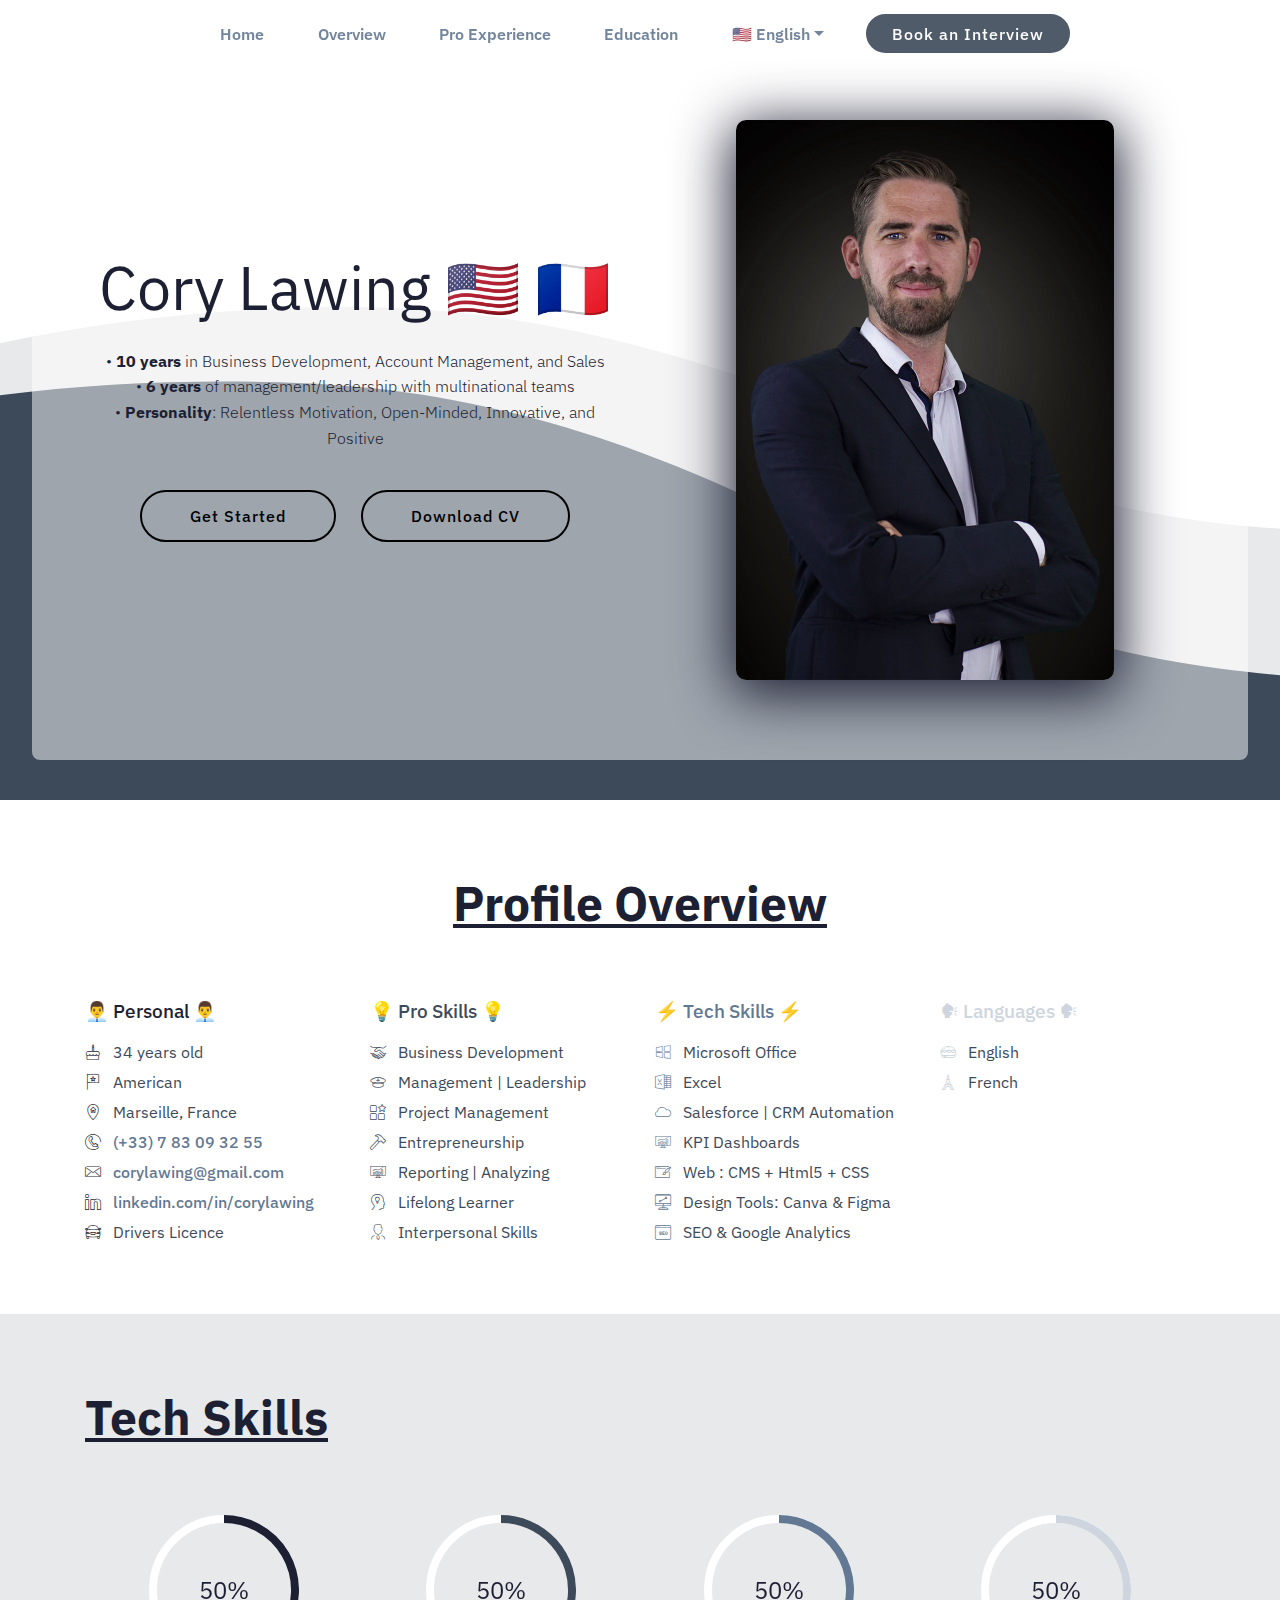
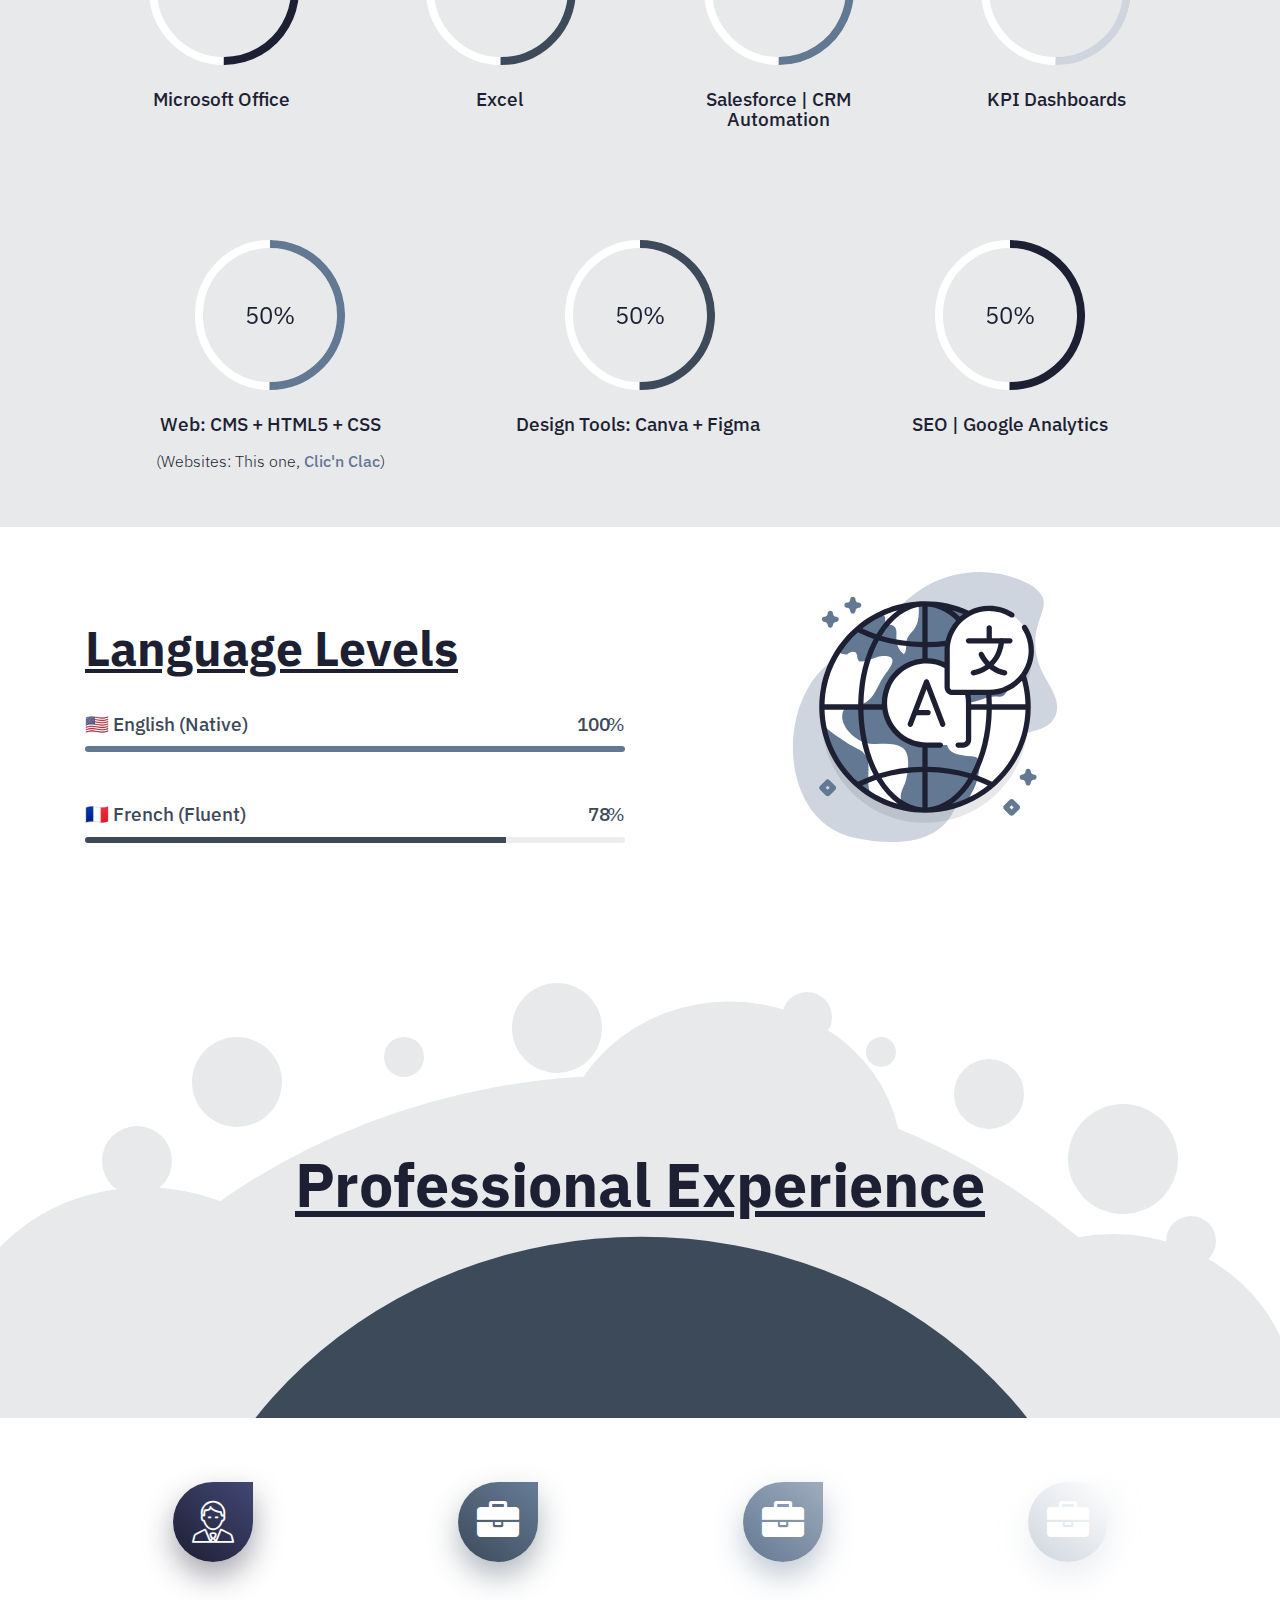
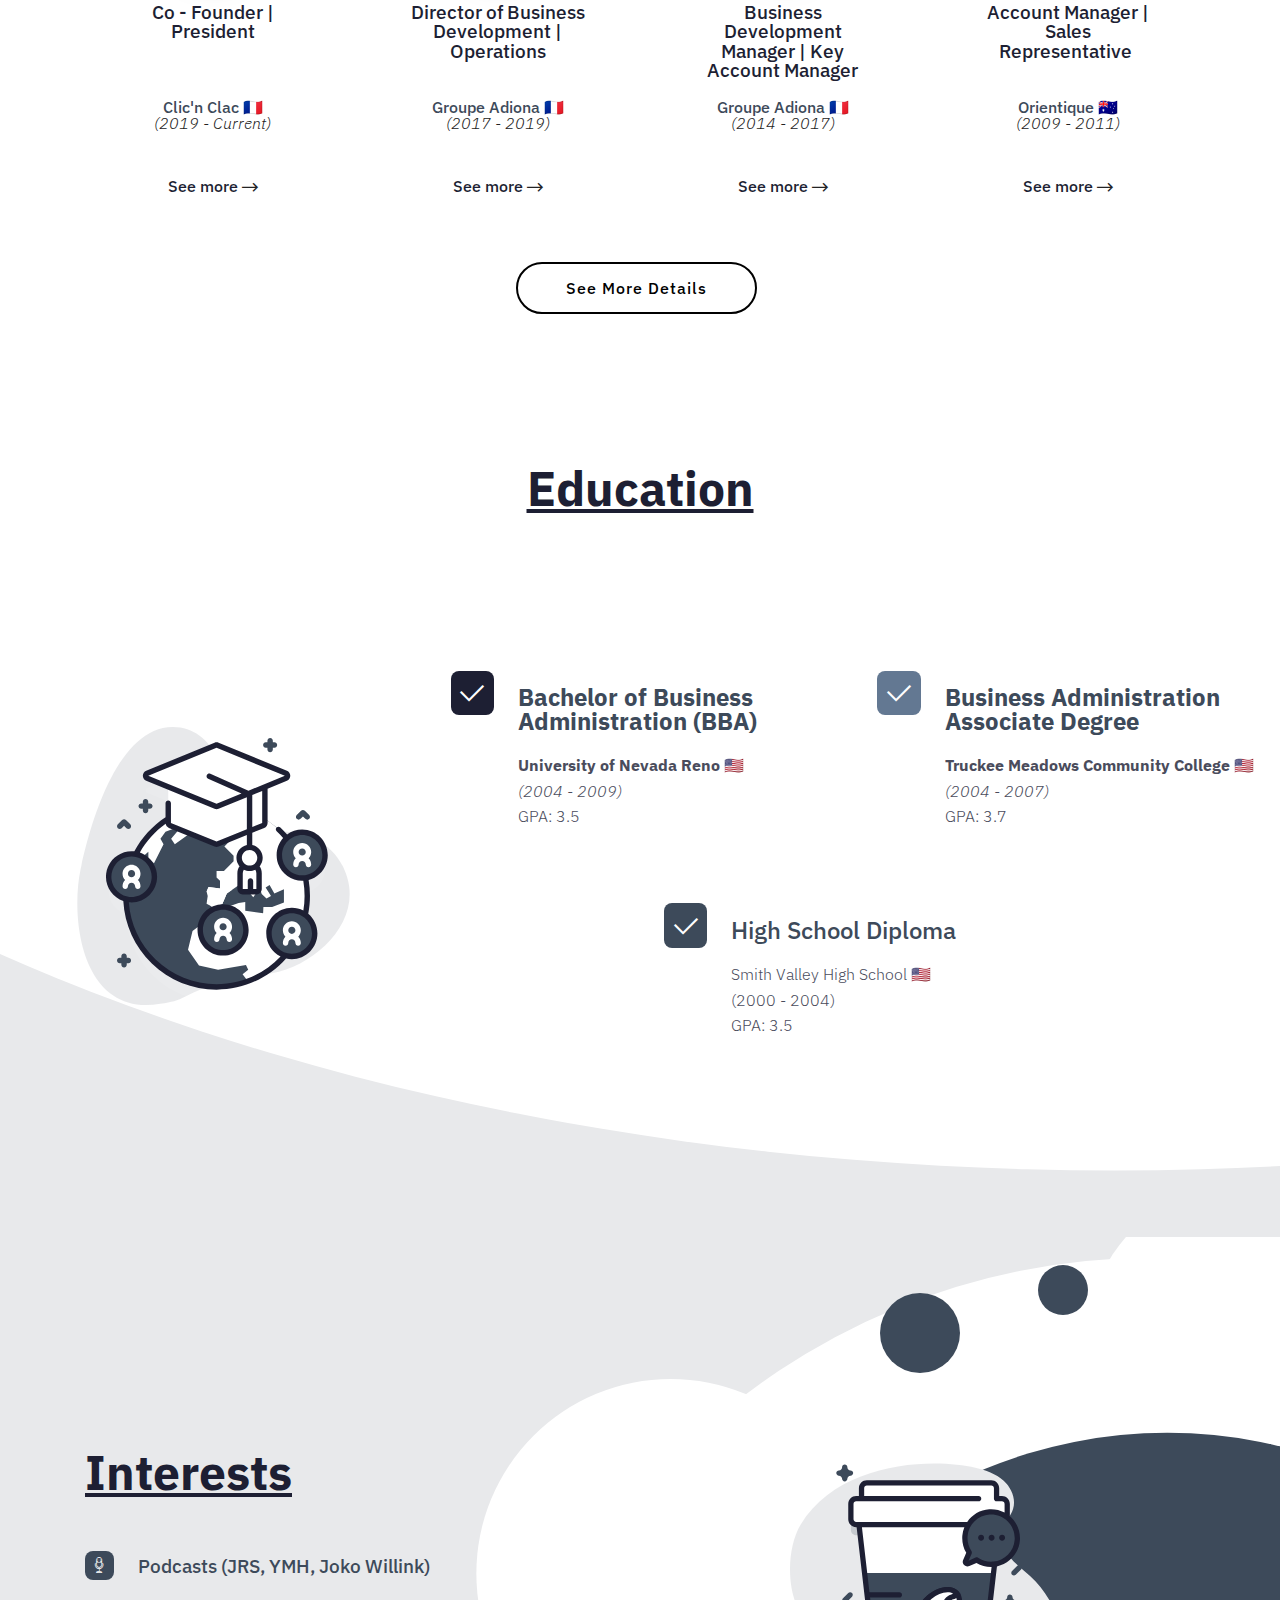
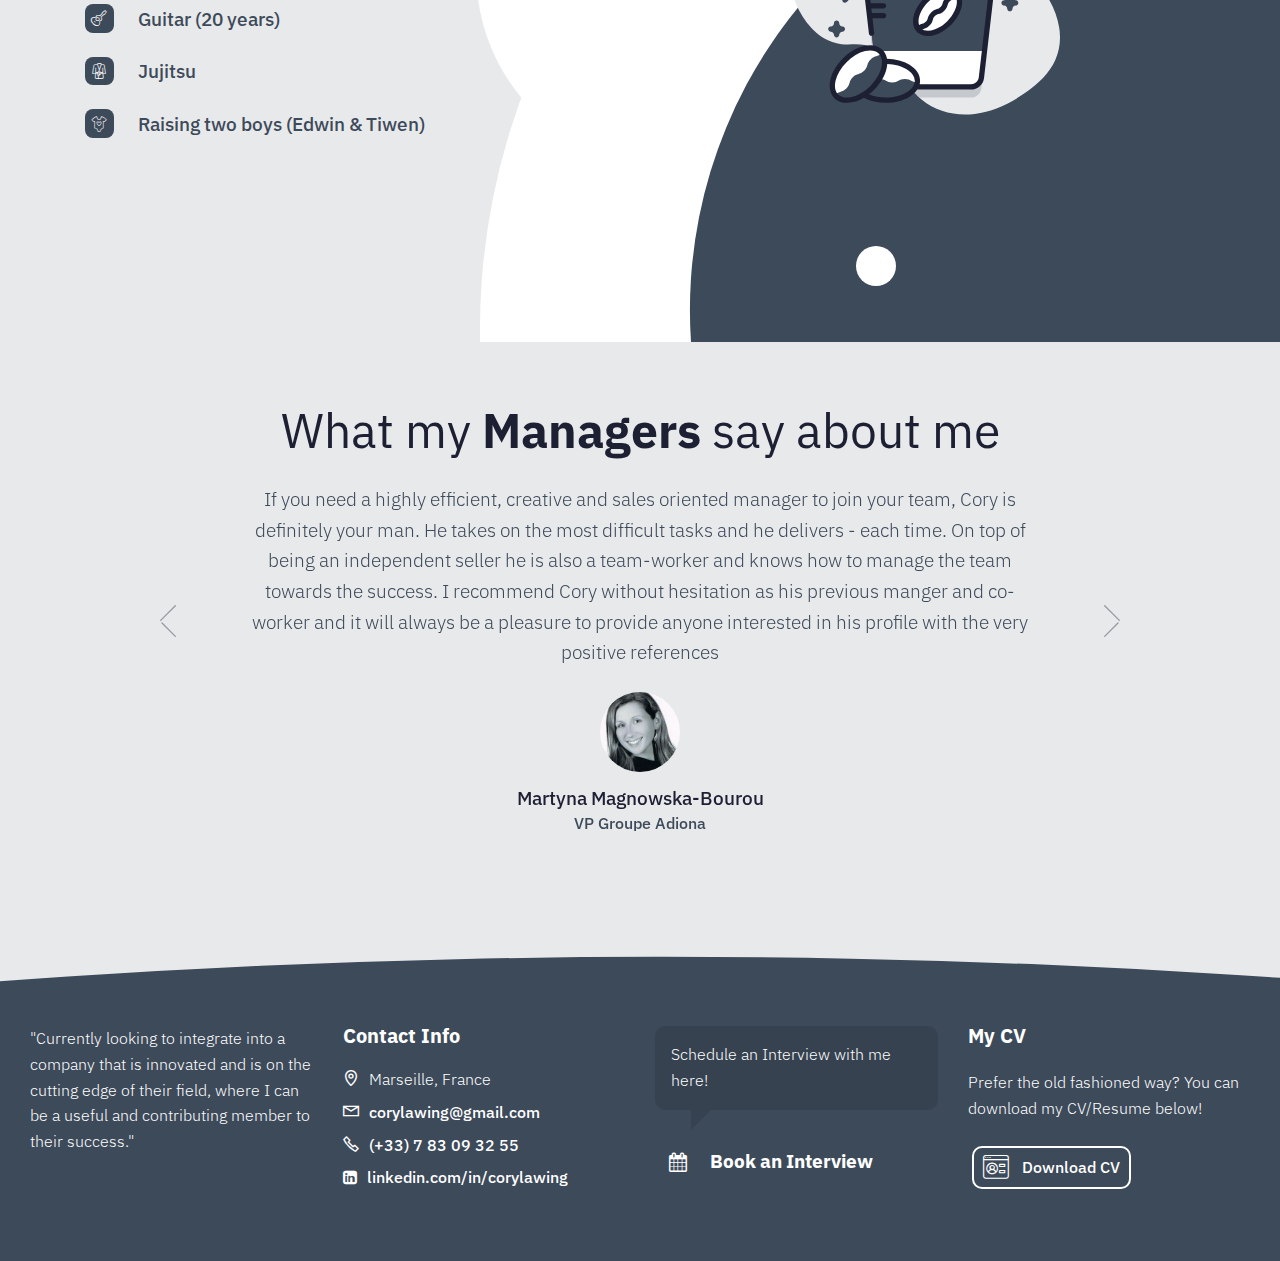
<file: index.html>
<!DOCTYPE html>
<html lang="en">
<head>

  <meta charset="UTF-8">
  <meta http-equiv="X-UA-Compatible" content="IE=edge">
  <meta name="viewport" content="width=device-width, initial-scale=1, minimum-scale=1">

  <meta property="og:type" content="article">
  <meta property="og:image" content="assets/images/index-meta.png">
  <meta property="og:title" content="Your future talent 👨">
  <meta property="og:description" content="Hello 👋, I am Cory Lawing and am currently looking to contribute to the growth of an innovative company.  This is my web-cv.">
  <meta property="og:url" content="https://corylawing.github.io/online-cv/">
  <meta property="og:site_name" content="Your future talent 👨">
  <meta name="twitter:card" content="summary_large_image"/>
  <meta name="twitter:description" content="Hello 👋, I am Cory Lawing and am currently looking to contribute to the growth of an innovative company.  This is my web-cv.">
  <meta name="twitter:image:src" content="assets/images/index-meta.png">
  <meta name="twitter:title" content="Your future talent 👨">
  <link rel="shortcut icon" href="assets/images/free-sample-by-wix-128x128.png" type="image/x-icon">
  <meta name="description" content="Hello 👋, I am Cory Lawing and am currently looking to contribute to the growth of an innovative company.  This is my web-cv.">

  <meta http-equiv="content-language" content="en">
  <link rel="canonical" href="https://corylawing.github.io/online-cv/" />
  <link rel="alternate" href="https://corylawing.github.io/online-cv/" hreflang="en" />
  <link rel="alternate" href="https://corylawing.github.io/online-cv/index-fr.html" hreflang="fr" />


  <title>Your future talent 👨‍💼</title>
  <link rel="stylesheet" href="assets/web/assets/mobirise-icons2/mobirise2.css">
  <link rel="stylesheet" href="assets/web/assets/mobirise-icons/mobirise-icons.css">
  <link rel="stylesheet" href="assets/icon54/style.css">
  <link rel="stylesheet" href="assets/icon54-v2/style.css">
  <link rel="stylesheet" href="assets/icon54-v3/style.css">
  <link rel="stylesheet" href="assets/icon54-v4/style.css">
  <link rel="stylesheet" href="assets/icons-mind/style.css">
  <link rel="stylesheet" href="assets/font-awesome/css/font-awesome.css">
  <link rel="stylesheet" href="assets/tether/tether.min.css">
  <link rel="stylesheet" href="assets/bootstrap/css/bootstrap.min.css">
  <link rel="stylesheet" href="assets/bootstrap/css/bootstrap-grid.min.css">
  <link rel="stylesheet" href="assets/bootstrap/css/bootstrap-reboot.min.css">
  <link rel="stylesheet" href="assets/dropdown/css/style.css">
  <link rel="stylesheet" href="assets/as-pie-progress/css/progress.min.css">
  <link rel="stylesheet" href="assets/socicon/css/styles.css">
  <link rel="stylesheet" href="assets/theme/css/style.css">
  <link rel="preload" as="style" href="assets/mobirise/css/mbr-additional.css"><link rel="stylesheet" href="assets/mobirise/css/mbr-additional.css" type="text/css">




</head>
<body>

  <section class="menu cid-solTVY2udx" once="menu" id="menu04-2d">




    <nav class="navbar navbar-dropdown navbar-fixed-top navbar-expand-lg">
        <div class="navbar-brand">


        </div>
        <button class="navbar-toggler" type="button" data-toggle="collapse" data-target="#navbarSupportedContent" aria-controls="navbarNavAltMarkup" aria-expanded="false" aria-label="Toggle navigation">
            <div class="hamburger">
                <span></span>
                <span></span>
                <span></span>
                <span></span>
            </div>
        </button>
        <div class="collapse navbar-collapse" id="navbarSupportedContent">
            <ul class="navbar-nav nav-dropdown navbar-nav-top-padding" data-app-modern-menu="true"><li class="nav-item"><a class="nav-link link text-info text-primary display-4" href="index.html" aria-expanded="false">
                        Home</a></li>
                <li class="nav-item"><a class="nav-link link text-info text-primary display-4" href="#title02-4" aria-expanded="false">Overview</a></li><li class="nav-item"><a class="nav-link link text-info text-primary display-4" href="#features8-a" aria-expanded="false">
                        Pro Experience</a></li><li class="nav-item"><a class="nav-link link text-info text-primary display-4" href="#features05-b" aria-expanded="false">Education</a></li><li class="nav-item dropdown"><a class="nav-link link dropdown-toggle text-info display-4" href="#title02-h" aria-expanded="false" data-toggle="dropdown-submenu">
                        🇺🇸 English</a>
                    <div class="dropdown-menu">
                        <a class="dropdown-item text-info display-4" href="index-fr.html" aria-expanded="false">🇫🇷 French</a>
                    </div>
                </li></ul>
            <div class="navbar-buttons px-2 mbr-section-btn"><a class="btn btn-sm btn-success display-4" href="https://calendly.com/corylawing/your-future-talent" target="_blank">Book an Interview</a></div>



        </div>
    </nav>
</section>

<section class="cid-soaWVINYWY" id="header03-1">






    <svg xmlns="http://www.w3.org/2000/svg" xmlns:xlink="http://www.w3.org/1999/xlink" width="1380" height="810px" viewBox="0 -8.992806499463768e-14 1380 810" preserveAspectRatio="xMidYMid meet">
        <rect id="svgEditorBackground" x="0" y="0" width="1380" height="810" style="fill: none; stroke: none;"></rect>
        <defs id="svgEditorDefs">
            <polygon id="svgEditorShapeDefs" style="fill:khaki;stroke:black;vector-effect:non-scaling-stroke;stroke-width:1px;"></polygon>
            <path id="svgEditorClosePathDefs" style="stroke:black;stroke-width:1px;fill:khaki;"></path>
        </defs>
        <path d="M15083.791600683318,645.6720847341486c496.6000000000058,747.7999999999951,1953.3704016668416,1862.6734725832403,2751.999999999978,1967.9999999999955s1884.300000000003,-198.89999999999964,2718.7056474818382,-552.6365690040448s1746.4898225846773,-519.9524548776521,2593.2943525181545,-567.3634309959566s2251,-23.399999999999636,4384,1520.0000000000032s3205.199999999997,1437.2000000000025,4047.9999999999854,1520.0000000000018s3305.000000000029,-270.2999999999993,4640.000000000029,-1152s74.60000000000582,3328.3000000000065,32,3792.0000000000073s-19509.4,4591.000000000004,-21087.999999999993,-128.00000000000182s-1679.5999999999913,-6358.300000000001,-80,-6400Z" style="stroke:black;fill:khaki;stroke-width:0px;" id="e12_areaS3" transform="matrix(0.0650006 -0.00123765 0.00123765 0.0650006 -995.543 317.589)"></path>
        <path d="M12434.469938292996,-979.2324603008726c496.600000000004,747.8000000000001,1953.3704016668398,1862.673472583247,2752.000000000018,1967.9999999999995s1884.2999999999865,-198.90000000000055,2718.7056474818364,-552.6365690040473s1746.4898225846846,-519.9524548776479,2593.2943525181618,-567.3634309959524s2251,-23.400000000001455,4384,1520s3205.199999999997,1437.1999999999962,4048,1519.9999999999955s3304.9999999999927,-270.3000000000011,4640,-1151.9999999999955s74.60000000000582,3328.3,32,3791.9999999999955s-19509.400000000023,4590.999999999997,-21088.000000000015,-127.99999999999818s-1679.5999999999985,-6358.300000000008,-80,-6400.0000000000055Z" style="stroke:black;fill:aqua;stroke-width:0px;" id="e19_areaS3" transform="matrix(0.0647268 0.00608646 -0.00608646 0.0647268 -823.261 331.266)"></path><text dy="-0.5em" style="fill:black;font-family:Arial;font-size:20px;" id="e14_texte" transform="matrix(0.0640454 0 0 0.0640454 -832.187 329.878)">
            <textPath id="e13_textPath" xlink:href="#e12_areaS3">T</textPath>
        </text>
    </svg>

    <div class="box"></div>

    <div class="container align-center">
        <div class="row">
            <div class="col-md-12 col-lg-6 py-4 m-auto">
                <h1 class="mbr-section-title mbr-regular pb-3 align-left mbr-fonts-style display-1">Cory Lawing 🇺🇸 🇫🇷<br></h1>

                <p class="mbr-text mbr-light pb-3 align-left mbr-fonts-style display-4">• <strong>10 years&nbsp;</strong>in Business Development, Account Management, and Sales<br>•<strong> 6 years</strong> of management/leadership with multinational teams <br>• <strong>Personality</strong>: Relentless Motivation, Open-Minded, Innovative, and Positive<br></p>
                <div class="align-left mbr-section-btn"><a class="btn btn-md btn-primary-outline display-4" href="#title02-4">Get Started</a>
                    <a class="btn btn-md btn-secondary-outline display-4" href="assets/files/Cory-Lawing-YourFutureTalent.pdf" target="_blank">Download CV</a></div>
            </div>

            <div class="col-lg-6 col-md-12 align-center">
                <img src="assets/images/39-756x1120.jpg" alt="Photo of Cory Lawing">

            </div>
        </div>



    </div>

</section>

<section class="cid-soedrwN4LL" id="title02-4">





    <div class="container align-center">
        <div class="row justify-content-md-start justify-content-md-center">
            <div class="mbr-white col-sm-12 col-md-10 col-lg-7">
                <h1 class="mbr-section-title mbr-regular align-center mbr-fonts-style display-2"><u><strong>Profile Overview</strong></u></h1>



            </div>
        </div>
    </div>
</section>

<section class="cid-sodYRvFiSK" id="content04-2">





    <div class="container">
        <div class="row justify-content-center">



            <div class="col-6 col-md-3 col-lg-3 md-pb">

                <h3 class="col-title1 mbr-semibold pb-3 mbr-fonts-style display-7">👨‍💼 Personal 👨‍💼</h3>
                <ul class="list">

                <li class="item-wrap align-left">
                        <span class="mbr-iconfont icon54-v4-birthday-cake-1" style="color: rgb(29, 31, 51); fill: rgb(29, 31, 51);"></span>
                        <h4 class="item1 mbr-regular mbr-fonts-style display-4">34 years old</h4>
                    </li><li class="item-wrap">
                        <span class="mbr-iconfont icon54-v2-star-flag" style="color: rgb(29, 31, 51); fill: rgb(29, 31, 51);"></span>
                        <h4 class="item1 mbr-regular mbr-fonts-style display-4">American</h4>
                    </li><li class="item-wrap">
                        <span class="mbr-iconfont icon54-v1-home-location" style="color: rgb(29, 31, 51); fill: rgb(29, 31, 51);"></span>
                        <h4 class="item1 mbr-regular mbr-fonts-style display-4">Marseille, France&nbsp;</h4>
                    </li><li class="item-wrap">
                        <span class="mbr-iconfont icon54-v2-telephone" style="color: rgb(29, 31, 51); fill: rgb(29, 31, 51);"></span>
                        <h4 class="item1 mbr-regular mbr-fonts-style display-4"><a href="tel:(+33) 7 83 09 32 55" class="text-info">(+33) 7 83 09 32 55</a></h4>
                    </li><li class="item-wrap">
                        <span class="mbr-iconfont icon54-v1-mail" style="color: rgb(29, 31, 51); fill: rgb(29, 31, 51);"></span>
                        <h4 class="item1 mbr-regular mbr-fonts-style display-4"><a href="mailto:corylawing@gmail.com" class="text-info">corylawing@gmail.com</a></h4>
                    </li><li class="item-wrap">
                        <span class="mbr-iconfont icon54-v1-linkedin" style="color: rgb(29, 31, 51); fill: rgb(29, 31, 51);"></span>
                        <h4 class="item1 mbr-regular mbr-fonts-style display-4"><a href="https://www.linkedin.com/in/corylawing" class="text-info">linkedin.com/in/corylawing</a></h4>
                    </li><li class="item-wrap">
                        <span class="mbr-iconfont icon54-v1-car-2" style="color: rgb(29, 31, 51); fill: rgb(29, 31, 51);"></span>
                        <h4 class="item1 mbr-regular mbr-fonts-style display-4">Drivers Licence&nbsp;</h4>
                    </li></ul>

            </div>

             <div class="col-6 col-md-3 col-lg-3 md-pb">

                <h3 class="col-title2 mbr-semibold pb-3 mbr-fonts-style display-7">💡 Pro Skills 💡</h3>
                <ul class="list">

                <li class="item-wrap">
                        <span class="mbr-iconfont icon54-v4-handshake" style="color: rgb(61, 74, 90); fill: rgb(61, 74, 90);"></span>
                        <h4 class="item2 mbr-regular mbr-fonts-style display-4">Business Development&nbsp;</h4>
                    </li><li class="item-wrap">
                        <span class="mbr-iconfont icon54-v4-captin-hat" style="color: rgb(61, 74, 90); fill: rgb(61, 74, 90);"></span>
                        <h4 class="item2 mbr-regular mbr-fonts-style display-4">Management | Leadership</h4>
                    </li><li class="item-wrap">
                        <span class="mbr-iconfont mbri-features" style="color: rgb(61, 74, 90); fill: rgb(61, 74, 90);"></span>
                        <h4 class="item2 mbr-regular mbr-fonts-style display-4">Project Management</h4>
                    </li><li class="item-wrap">
                        <span class="mbr-iconfont icon54-v2-hammer" style="color: rgb(61, 74, 90); fill: rgb(61, 74, 90);"></span>
                        <h4 class="item2 mbr-regular mbr-fonts-style display-4">Entrepreneurship&nbsp;</h4>
                    </li><li class="item-wrap">
                        <span class="mbr-iconfont imind-monitor-analytics" style="color: rgb(61, 74, 90); fill: rgb(61, 74, 90);"></span>
                        <h4 class="item2 mbr-regular mbr-fonts-style display-4">Reporting | Analyzing&nbsp;</h4>
                    </li><li class="item-wrap">
                        <span class="mbr-iconfont icon54-v2-profile-lightbulb" style="color: rgb(61, 74, 90); fill: rgb(61, 74, 90);"></span>
                        <h4 class="item2 mbr-regular mbr-fonts-style display-4">Lifelong Learner</h4>
                    </li><li class="item-wrap">
                        <span class="mbr-iconfont imind-talk-man" style="color: rgb(61, 74, 90); fill: rgb(61, 74, 90);"></span>
                        <h4 class="item2 mbr-regular mbr-fonts-style display-4">Interpersonal Skills</h4>
                    </li></ul>

            </div>


              <div class="col-6 col-md-3 col-lg-3">

                <h3 class="col-title3 mbr-semibold pb-3 mbr-fonts-style display-7">⚡️ Tech Skills ⚡️</h3>
                <ul class="list">

                <li class="item-wrap">
                        <span class="mbr-iconfont imind-windows-microsoft" style="color: rgb(99, 120, 146); fill: rgb(99, 120, 146);"></span>
                        <h4 class="item3 mbr-regular mbr-fonts-style display-4">Microsoft Office</h4>
                    </li><li class="item-wrap">
                        <span class="mbr-iconfont icon54-v1-excel" style="color: rgb(99, 120, 146); fill: rgb(99, 120, 146);"></span>
                        <h4 class="item3 mbr-regular mbr-fonts-style display-4">Excel</h4>
                    </li><li class="item-wrap">
                        <span class="mbr-iconfont icon54-v1-cloud2" style="color: rgb(99, 120, 146); fill: rgb(99, 120, 146);"></span>
                        <h4 class="item3 mbr-regular mbr-fonts-style display-4">Salesforce | CRM Automation</h4>
                    </li><li class="item-wrap">
                        <span class="mbr-iconfont imind-monitor-analytics" style="color: rgb(99, 120, 146); fill: rgb(99, 120, 146);"></span>
                        <h4 class="item3 mbr-regular mbr-fonts-style display-4">KPI Dashboards</h4>
                    </li><li class="item-wrap">
                        <span class="mbr-iconfont mbri-website-theme" style="color: rgb(99, 120, 146); fill: rgb(99, 120, 146);"></span>
                        <h4 class="item3 mbr-regular mbr-fonts-style display-4">Web : CMS + Html5 + CSS</h4>
                    </li><li class="item-wrap">
                        <span class="mbr-iconfont icon54-v1-digital-design" style="color: rgb(99, 120, 146); fill: rgb(99, 120, 146);"></span>
                        <h4 class="item3 mbr-regular mbr-fonts-style display-4">Design Tools: Canva &amp; Figma</h4>
                    </li><li class="item-wrap">
                        <span class="mbr-iconfont icon54-v3-seo-webpage" style="color: rgb(99, 120, 146); fill: rgb(99, 120, 146);"></span>
                        <h4 class="item3 mbr-regular mbr-fonts-style display-4">SEO &amp; Google Analytics</h4>
                    </li></ul>

            </div>

         <div class="col-6 col-md-3 col-lg-3">

                <h3 class="col-title4 mbr-semibold pb-3 mbr-fonts-style display-7">🗣 Languages 🗣</h3>
                <ul class="list">

                <li class="item-wrap">
                        <span class="mbr-iconfont icon54-v1-hamburger" style="color: rgb(206, 213, 222); fill: rgb(206, 213, 222);"></span>
                        <h4 class="item4 mbr-regular mbr-fonts-style display-4">English&nbsp;</h4>
                    </li><li class="item-wrap">
                        <span class="mbr-iconfont icon54-v2-eiffel-tower" style="color: rgb(206, 213, 222); fill: rgb(206, 213, 222);"></span>
                        <h4 class="item4 mbr-regular mbr-fonts-style display-4">French&nbsp;</h4>
                    </li></ul>

            </div>



        </div>
    </div>
</section>

<section class="cid-soef4ydUZR" id="title01-7">





    <div class="container align-center">
        <div class="row justify-content-md-start">
            <div class="mbr-white col-sm-12 col-md-10 col-lg-7">
                <h1 class="mbr-section-title mbr-regular align-left mbr-fonts-style display-2"><u><strong>Tech Skills</strong></u></h1>



            </div>
        </div>
    </div>
</section>

<section class="progress-bars3 cid-soeem78KKJ" id="progress-bars02-6">





    <div class="container">




        <div class="media-container-row">
            <div class="card p-3 align-center">
                <div class="wrap">
                    <div class="pie_progress progress1" role="progressbar" data-goal="100">
                        <p class="pie_progress__number number mbr-fonts-style display-5">100%</p>
                    </div>
                </div>
                <div class="mbr-crt-title pt-3">
                    <h4 class="card-title py-2 mbr-fonts-style display-7">Microsoft Office&nbsp;</h4>

                </div>
            </div>

            <div class="card p-3 align-center">
                <div class="wrap">
                    <div class="pie_progress progress2" role="progressbar" data-goal="80">
                        <p class="pie_progress__number number mbr-fonts-style display-5">80%</p>
                    </div>
                </div>
                <div class="mbr-crt-title pt-3">
                    <h4 class="card-title py-2 mbr-fonts-style display-7">
                        Excel&nbsp;</h4>

                </div>
            </div>

            <div class="card p-3 align-center">
                <div class="wrap">
                    <div class="pie_progress progress3" role="progressbar" data-goal="95">
                        <p class="pie_progress__number number mbr-fonts-style display-5">95%</p>
                    </div>
                </div>
                <div class="mbr-crt-title pt-3">
                    <h4 class="card-title py-2 mbr-fonts-style display-7">
                        Salesforce | CRM Automation</h4>

                </div>
            </div>

            <div class="card p-3 align-center">
                <div class="wrap">
                    <div class="pie_progress progress4" role="progressbar" data-goal="83">
                        <p class="pie_progress__number number mbr-fonts-style display-5">83%</p>
                    </div>
                </div>
                <div class="mbr-crt-title pt-3">
                    <h4 class="card-title py-2 mbr-fonts-style display-7">
                        KPI Dashboards</h4>

                </div>
            </div>


        </div>
    </div>
</section>

<section class="progress-bars3 cid-soeh69THuw" id="progress-bars02-8">





    <div class="container">




        <div class="media-container-row">
            <div class="card p-3 align-center">
                <div class="wrap">
                    <div class="pie_progress progress1" role="progressbar" data-goal="81">
                        <p class="pie_progress__number number mbr-fonts-style display-5">81%</p>
                    </div>
                </div>
                <div class="mbr-crt-title pt-3">
                    <h4 class="card-title py-2 mbr-fonts-style display-7">Web: CMS + HTML5 + CSS</h4>
                    <h4 class="card-title py-0 mbr-fonts-style display-4">(Websites: This one, <a href="https://www.clicnclac.com" class="text-info">Clic'n Clac</a>)</h4>

                </div>
            </div>

            <div class="card p-3 align-center">
                <div class="wrap">
                    <div class="pie_progress progress2" role="progressbar" data-goal="80">
                        <p class="pie_progress__number number mbr-fonts-style display-5">80%</p>
                    </div>
                </div>
                <div class="mbr-crt-title pt-3">
                    <h4 class="card-title py-2 mbr-fonts-style display-7">
                        Design Tools: Canva + Figma&nbsp;</h4>

                </div>
            </div>

            <div class="card p-3 align-center">
                <div class="wrap">
                    <div class="pie_progress progress3" role="progressbar" data-goal="81">
                        <p class="pie_progress__number number mbr-fonts-style display-5">95%</p>
                    </div>
                </div>
                <div class="mbr-crt-title pt-3">
                    <h4 class="card-title py-2 mbr-fonts-style display-7">
                        SEO | Google Analytics</h4>

                </div>
            </div>




        </div>
    </div>
</section>

<section class="progress-bars1 cid-soeeah8nRv" id="progress-bars01-5">





    <div class="container">
        <div class="row">
            <div class="col-lg-6 mbr-flex col-md-12">

                <div class="mbr-m-auto py-5">
                    <h2 class="mbr-section-title pb-4 mbr-regular mbr-fonts-style display-2">

                        <div><span style="font-size: 3rem;"><u><strong>Language Levels</strong></u></span><br></div>
                    </h2>



                    <div class="progress_elements">
                        <div class="progress1 pb-5">
                            <div class="title-wrap">
                                <div class="progressbar-title mbr-semibold mbr-fonts-style display-7">
                                    <p>🇺🇸 English (Native)&nbsp;</p>
                                </div>
                                <div class="progress_value mbr-fonts-style display-7">
                                    <div class="progressbar-number mbr-semibold"></div>
                                    <span>%</span>
                                </div>
                            </div>
                            <progress class="progress progress-primary" max="100" value="100">
                            </progress>
                        </div>

                        <div class="progress2 pb-5">
                            <div class="title-wrap">
                                <div class="progressbar-title mbr-semibold mbr-fonts-style display-7">
                                    <p>🇫🇷 French (Fluent)</p>
                                </div>
                                <div class="progress_value mbr-fonts-style display-7">
                                    <div class="progressbar-number mbr-semibold"></div>
                                    <span>%</span>
                                </div>
                            </div>
                            <progress class="progress progress-primary" max="100" value="78">
                            </progress>
                        </div>




                    </div>

                </div>





            </div>
            <div class="col-lg-6 col-md-12 align-center">
                <img src="assets/images/translate.svg" alt="Icon for Languages">

            </div>
        </div>
    </div>
</section>

<section class="header1 cid-soejYiM2IB" id="header10-9">






    <svg class="svg1" xmlns="http://www.w3.org/2000/svg" xmlns:xlink="http://www.w3.org/1999/xlink" width="1380px" height="810px" viewBox="0 0  1380 810" preserveAspectRatio="xMidYMid meet">
        <rect id="svgEditorBackground" x="0" y="0" width="1380" height="810" style="fill: none; stroke: none;"></rect>
        <circle id="e1_circle" cx="309" cy="433" style="fill:aqua;stroke:black;stroke-width:0px;" r="149.486"></circle>
        <circle id="e3_circle" cx="679" cy="707" style="fill: aqua; stroke-width: 0px;stroke:black;" r="516.715">
        </circle>
        <circle id="e4_circle" cx="759" cy="261" style="fill:aqua;stroke:black;stroke-width:0px;" r="132.2459829258">
        </circle>
        <circle id="e5_circle" cx="1054" cy="462" style="fill:aqua;stroke:black;stroke-width:0px;" r="139.413"></circle>
        <circle id="e6_circle" cx="691" cy="692" style="fill:khaki;stroke:black;stroke-width:0px;" r="367.214"></circle>
    </svg>

    <div class="round round1 rev"></div>
    <div class="round round2 rev"></div>
    <div class="round round3"></div>
    <div class="round round4 rev"></div>
    <div class="round round5"></div>
    <div class="round round6 rev"></div>
    <div class="round round7"></div>
    <div class="round round8 rev"></div>
    <div class="round round9 rev"></div>
    <div class="round round10"></div>
    <div class="round round11"></div>

    <div class="container">
        <div class="row justify-content-md-center">


            <div class="col-md-10 align-center">
                <h1 class="mbr-section-title mbr-regular pb-2 mbr-fonts-style display-1"><u><strong>
                    Professional Experience</strong></u></h1>



            </div>
        </div>
    </div>

</section>

<section class="features8 firmm4_features8 cid-soeor9mMhm" id="features8-a">





    <div class="container">
        <div class="row">

            <div class="col-12 col-md-12 col-lg-12">
                <div class="row">
                    <div class="col-12 col-md-6 item col-lg-3">
                        <div class="card_wrapper text-center">
                            <div class="icon_block">
                                <div class="iconfont-wrapper">
                                    <span class="mbr-iconfont mbr-iconfont-1 icon54-v1-business-man"></span>
                                    <div class="shape_1 shape"></div>
                                    <div class="shape_2 shape"></div>
                                    <div class="shape_3 shape"></div>
                                    <div class="shape_4 shape"></div>
                                </div>
                            </div>
                            <h5 class="card_title mbr-fonts-style display-7">Co - Founder | President<br><br><br></h5>
                            <p class="card_text mbr-fonts-style display-4"><strong><a href="https://www.clicnclac.com" class="text-success">Clic'n Clac 🇫🇷</a></strong><br><em>(2019 - Current)</em><br><br><br></p>
                            <p class="card_link mbr-fonts-style display-4"><a href="index.html" class="text-secondary"></a><a href="experience.html" class="text-primary">See more</a><span class="mobi-mbri mobi-mbri-right mbr-iconfont"></span></p>
                        </div>
                    </div>

                    <div class="col-12 col-md-6 item col-lg-3">
                        <div class="card_wrapper text-center">
                            <div class="icon_block">
                                <div class="iconfont-wrapper">
                                    <span class="mbr-iconfont mbr-iconfont-1 fa-briefcase fa"></span>
                                    <div class="shape_1 shape"></div>
                                    <div class="shape_2 shape"></div>
                                    <div class="shape_3 shape"></div>
                                    <div class="shape_4 shape"></div>
                                </div>
                            </div>
                            <h5 class="card_title mbr-fonts-style display-7">Director of Business Development | Operations<br><br></h5>
                            <p class="card_text mbr-fonts-style display-4"><strong><a href="https://www.myinternshipabroad.com" class="text-success">Groupe Adiona 🇫🇷</a></strong><br><em>(2017 - 2019)</em><br><br><br></p>
                            <p class="card_link mbr-fonts-style display-4"><a href="index.html" class="text-secondary"></a><a href="experience.html" class="text-primary">See more</a><span class="mobi-mbri mobi-mbri-right mbr-iconfont"></span></p>
                        </div>
                    </div>

                    <div class="col-12 col-md-6 item col-lg-3">
                        <div class="card_wrapper text-center">
                            <div class="icon_block">
                                <div class="iconfont-wrapper">
                                    <span class="mbr-iconfont mbr-iconfont-1 fa-briefcase fa"></span>
                                    <div class="shape_1 shape"></div>
                                    <div class="shape_2 shape"></div>
                                    <div class="shape_3 shape"></div>
                                    <div class="shape_4 shape"></div>
                                </div>
                            </div>
                            <h5 class="card_title mbr-fonts-style display-7">Business Development Manager | Key Account Manager<br></h5>
                            <p class="card_text mbr-fonts-style display-4"><strong><a href="https://www.myinternshipabroad.com" class="text-success">Groupe Adiona 🇫🇷</a></strong><br><em>(2014 - 2017)</em><br><br><em><br></em></p>
                            <p class="card_link mbr-fonts-style display-4"><a href="index.html" class="text-secondary"></a><a href="experience.html" class="text-primary">See more</a><span class="mobi-mbri mobi-mbri-right mbr-iconfont"></span></p>
                        </div>
                    </div>

                    <div class="col-12 col-md-6 item col-lg-3">
                        <div class="card_wrapper text-center">
                            <div class="icon_block">
                                <div class="iconfont-wrapper">
                                    <span class="mbr-iconfont mbr-iconfont-1 fa-briefcase fa"></span>
                                    <div class="shape_1 shape"></div>
                                    <div class="shape_2 shape"></div>
                                    <div class="shape_3 shape"></div>
                                    <div class="shape_4 shape"></div>
                                </div>
                            </div>
                            <h5 class="card_title mbr-fonts-style display-7">Account Manager | Sales Representative&nbsp;<br><br></h5>
                            <p class="card_text mbr-fonts-style display-4"><strong><a href="https://www.orientique.com.au/" class="text-success">Orientique</a></strong><a href="https://www.orientique.com.au/" class="text-primary"> 🇦🇺</a><br><em>(2009 - 2011)</em><em><br></em><br><br></p>
                            <p class="card_link mbr-fonts-style display-4"><a href="index.html" class="text-secondary"></a><a href="experience.html" class="text-primary">See more</a><span class="mobi-mbri mobi-mbri-right mbr-iconfont"></span></p>
                        </div>
                    </div>
                    <div class="mbr-section-btn text-center"><a class="btn btn-md btn-secondary-outline display-4" href="experience.html">See More Details</a></div>
                </div>
            </div>
        </div>
    </div>
</section>

<section class="cid-soeyH9uu4t" id="title02-h">





    <div class="container align-center">
        <div class="row justify-content-md-start justify-content-md-center">
            <div class="mbr-white col-sm-12 col-md-10 col-lg-7">
                <h1 class="mbr-section-title mbr-regular align-center mbr-fonts-style display-2"><u><strong>Education</strong></u></h1>



            </div>
        </div>
    </div>
</section>

<section class="features1 cid-soet85tyzg" id="features05-b">





    <svg xmlns="http://www.w3.org/2000/svg" xmlns:xlink="http://www.w3.org/1999/xlink" width="1380px" height="760px" viewBox="0 0  1380 760" preserveAspectRatio="xMidYMid meet">
        <rect id="svgEditorBackground" x="0" y="0" width="1380" height="760" style="fill: none; stroke: none;"></rect>
        <ellipse id="e1_ellipse" cx="411" cy="-89" style="fill:khaki;stroke:black;stroke-width:0px;" rx="842" ry="677" transform="matrix(1.10937 0 0 1.10937 -41.7954 -68.1567)"></ellipse>
    </svg>

    <div class="container">

        <div class="row justify-content-center">



            <div class="col-12 col-md-8 col-lg-4 m-auto align-center">
                <img src="assets/images/learning.svg" alt="Icon with the globe and a graduation cap on top of it">
            </div>



            <div class="col-12 col-md-12 col-lg-8">

                <div class="row justify-content-center">
                    <div class="card p-3 col-12 col-md-8 col-lg-6">
                        <div class="card-img pt-1">
                            <span class="mbr-iconfont img1 mobi-mbri-success mobi-mbri"></span>
                        </div>
                        <div class="card-box">
                            <h4 class="card-title align-left py-2 mbr-fonts-style display-5"><strong>Bachelor of Business Administration (BBA)</strong></h4>
                            <p class="mbr-text align-left mbr-fonts-style display-4"><strong>
                                University of Nevada Reno</strong> 🇺🇸<br><em>(2004 - 2009)</em><br>GPA: 3.5</p>
                        </div>
                    </div>

                    <div class="card p-3 col-12 col-md-8 col-lg-6">
                        <div class="card-img pt-1">
                            <span class="mbr-iconfont img2 mobi-mbri-success mobi-mbri"></span>
                        </div>
                        <div class="card-box">
                            <h4 class="card-title align-left py-2 mbr-fonts-style display-5"><strong>Business Administration Associate Degree</strong></h4>
                            <p class="mbr-text align-left mbr-fonts-style display-4"><strong>Truckee Meadows Community College</strong>&nbsp;🇺🇸<br><em>(2004 - 2007)</em><br>GPA: 3.7</p>
                        </div>
                    </div>

                    <div class="card p-3 col-12 col-md-8 col-lg-6">
                        <div class="card-img pt-1">
                            <span class="mbr-iconfont img3 mobi-mbri-success mobi-mbri"></span>
                        </div>
                        <div class="card-box">
                            <h4 class="card-title align-left py-2 mbr-fonts-style display-5">High School Diploma</h4>
                            <p class="mbr-text align-left mbr-fonts-style display-4">Smith Valley High School 🇺🇸<br>(2000 - 2004)<br>GPA: 3.5</p>
                        </div>
                    </div>


                </div>
            </div>
        </div>
    </div>

</section>

<section class="features1 cid-sogIkOR54x" id="features010-13">





    <svg class="svg1" xmlns="http://www.w3.org/2000/svg" xmlns:xlink="http://www.w3.org/1999/xlink" width="1380px" height="810px" viewBox="0 0  1380 810" preserveAspectRatio="xMidYMid meet">
        <rect id="svgEditorBackground" x="0" y="0" width="1380" height="810" style="fill: none; stroke: none;"></rect>
        <circle id="e1_circle" cx="309" cy="433" style="fill:aqua;stroke:black;stroke-width:0px;" r="149.486"></circle>
        <circle id="e3_circle" cx="679" cy="707" style="fill: aqua; stroke-width: 0px;stroke:black;" r="516.715">
        </circle>
        <circle id="e4_circle" cx="759" cy="261" style="fill:aqua;stroke:black;stroke-width:0px;" r="132.2459829258">
        </circle>
        <circle id="e5_circle" cx="1054" cy="462" style="fill:aqua;stroke:black;stroke-width:0px;" r="139.413"></circle>
        <circle id="e6_circle" cx="691" cy="692" style="fill:khaki;stroke:black;stroke-width:0px;" r="367.214"></circle>
    </svg>

    <div class="round round1"></div>
    <div class="round round2 rev"></div>
    <div class="round round3"></div>

    <div class="container">

        <div class="row justify-content-center">

            <div class="col-12 col-md-12 col-lg-6">



                <div class="item">
                    <h2 class="title align-left mbr-regular pb-3 mbr-fonts-style display-2"><u><strong>Interests</strong></u></h2>
                </div>

                <div class="item">
                    <div class="card-img">
                        <span class="mbr-iconfont img1 icon54-v1-microphone-2"></span>
                    </div>
                    <div class="card-box">
                        <h4 class="card-title align-left mbr-fonts-style display-7">
                            Podcasts (JRS, YMH, Joko Willink)</h4>

                    </div>
                </div>

                <div class="item">
                    <div class="card-img">
                        <span class="mbr-iconfont img1 icon54-v1-guitar"></span>
                    </div>
                    <div class="card-box">
                        <h4 class="card-title align-left mbr-fonts-style display-7">Guitar (20 years)</h4>

                    </div>
                </div>

                <div class="item">
                    <div class="card-img">
                        <span class="mbr-iconfont img1 icon54-v1-bath-robe"></span>
                    </div>
                    <div class="card-box">
                        <h4 class="card-title align-left mbr-fonts-style display-7">

                            Jujitsu&nbsp;</h4>

                    </div>
                </div>

                <div class="item">
                    <div class="card-img">
                        <span class="mbr-iconfont img1 imind-baby-clothes"></span>
                    </div>
                    <div class="card-box">
                        <h4 class="card-title align-left mbr-fonts-style display-7">
                            Raising two boys (Edwin &amp; Tiwen)</h4>

                    </div>
                </div>
            </div>

            <div class="col-12 col-md-12 col-lg-6 m-auto align-center">
                <img src="assets/images/coffee-cup.svg" alt="Icon coffee mug and grains ">
            </div>



        </div>
    </div>

</section>

<section class="carousel slide testimonials-slider cid-sogRxh6UFy" id="testimonials-slider01-14">





    <div class="container text-center">

        <div class="carousel slide" data-ride="carousel" role="listbox">
            <div class="carousel-inner">




            <div class="carousel-item">






                    <div class="col-md-12 col-lg-12">
                        <h1 class="mbr-section-title mbr-regular pb-3 align-center mbr-fonts-style display-2">What my <strong>Managers</strong> say about me</h1>

                        <p class="mbr-text mbr-light pb-4 align-center mbr-fonts-style box display-7">
                            If you need a highly efficient, creative and sales oriented manager to join your team, Cory is definitely your man. He takes on the most difficult tasks and he delivers - each time. On top of being an independent seller he is also a team-worker and knows how to manage the team towards the success. I recommend Cory without hesitation as his previous manger and co-worker and it will always be a pleasure to provide anyone interested in his profile with the very positive references</p>

                        <div class="author-box">

                            <div class="img-box">
                                <img class="face" src="assets/images/martyna-160x160.jpg" alt="Photo of Martyna">
                            </div>

                            <div class="author mbr-m-auto">
                                <h3 class="mbr-semibold pb-2 mbr-fonts-style display-7">Martyna Magnowska-Bourou</h3>
                                <h4 class="mbr-semibold mbr-fonts-style display-4">VP Groupe Adiona</h4>
                            </div>
                        </div>


                    </div>

















                </div><div class="carousel-item">






                    <div class="col-md-12 col-lg-12">
                        <h1 class="mbr-section-title mbr-regular pb-3 align-center mbr-fonts-style display-2">What my <strong>Teams</strong> say about me</h1>

                        <p class="mbr-text mbr-light pb-4 align-center mbr-fonts-style box display-7">For over 2 years, I had the chance to work with Cory within the Groupe Adiona. Cory is a very available manager, attentive to his employees and his priority was to improve the skills of his teams. It was a real pleasure to work alongside him. In addition to being a trusted team leader and very involved in his projects, he is also fun and inspiring!</p>

                        <div class="author-box">

                            <div class="img-box">
                                <img class="face" src="assets/images/lea-gaillard-160x160.jpg" alt="Photo of Léa">
                            </div>

                            <div class="author mbr-m-auto">
                                <h3 class="mbr-semibold pb-2 mbr-fonts-style display-7">Léa Gaillard</h3>
                                <h4 class="mbr-semibold mbr-fonts-style display-4">VIE Manager - Groupe Adiona</h4>
                            </div>
                        </div>


                    </div>

















                </div><div class="carousel-item">






                    <div class="col-md-12 col-lg-12">
                        <h1 class="mbr-section-title mbr-regular pb-3 align-center mbr-fonts-style display-2">What my <strong>Clients</strong> say about me</h1>

                        <p class="mbr-text mbr-light pb-4 align-center mbr-fonts-style box display-7">
                            Cory has been a pleasure to work with. Total professional...top of his game. My program would not be successful if it were not for Cory Lawing.</p>

                        <div class="author-box">

                            <div class="img-box">
                                <img class="face" src="assets/images/1611267832218-160x160.jpg" alt="Photo of Christopher">
                            </div>

                            <div class="author mbr-m-auto">
                                <h3 class="mbr-semibold pb-2 mbr-fonts-style display-7">Christopher Bissonnette</h3>
                                <h4 class="mbr-semibold mbr-fonts-style display-4">Managing Director - Mass Mutual</h4>
                            </div>
                        </div>


                    </div>

















                </div></div>

            <div class="carousel-controls">
                <a class="carousel-control-prev" role="button" data-slide="prev">
                    <span aria-hidden="true" class="mbri-arrow-prev mbr-iconfont"></span>
                    <span class="sr-only">Previous</span>
                </a>

                <a class="carousel-control-next" role="button" data-slide="next">
                    <span aria-hidden="true" class="mbri-arrow-next mbr-iconfont"></span>
                    <span class="sr-only">Next</span>
                </a>
            </div>
        </div>
    </div>
</section>

<section class="cid-soete337yU" id="footer02-c">






    <svg xmlns="http://www.w3.org/2000/svg" xmlns:xlink="http://www.w3.org/1999/xlink" width="1380px" height="760px" viewBox="0 0 1380 760" preserveAspectRatio="xMidYMid meet">
        <defs id="svgEditorDefs">
            <polygon id="svgEditorShapeDefs" style="fill:khaki;stroke:black;vector-effect:non-scaling-stroke;stroke-width:0px;"></polygon>
        </defs>
        <rect id="svgEditorBackground" x="0" y="0" width="1380" height="760" style="fill: none; stroke: none;"></rect>
        <path d="M0.3577131120350206,0.819491525482845h-1.5000000000000355ZM0.3577131120350206,-3.1805084745172603h-1.5000000000000355ZM-0.14228688796500222,-4.180508474517258h5.000000000000002a5,5,0,0,1,0,6.00000000000003h-5.000000000000025a5,5,0,0,0,0,-6.00000000000003ZM5.8577131120349835,-1.1805084745172634h1.0000000000000249Z" style="fill:khaki; stroke:black; vector-effect:non-scaling-stroke;stroke-width:0px;" id="e2_shape" transform="matrix(1.01506 82.3743 -245.478 0.34062 392.311 526.125)"></path>
    </svg>


    <div class="container">
        <div class="media-container-row content text-white">
            <div class="col-12 col-md-6 col-lg-3">


                <p class="mbr-text align-left text1 mbr-fonts-style display-4">"Currently looking to integrate into a company that is innovated and is on the cutting edge of their field, where I can be a useful and contributing member to their success."</p>




            </div>
            <div class="col-12 col-md-6 col-lg-3 mbr-fonts-style display-4">
                <h5 class="pb-3 align-left"><strong>
                    Contact Info
                </strong></h5>


                <div class="item">
                    <div class="card-img"><span class="mbr-iconfont img1 mobi-mbri-map-pin mobi-mbri"></span>
                    </div>
                    <div class="card-box">
                        <h4 class="item-title align-left mbr-fonts-style display-4">Marseille, France</h4>
                    </div>
                </div>

                <div class="item">
                    <div class="card-img"><span class="mbr-iconfont img1 mobi-mbri-letter mobi-mbri"></span></div>
                    <div class="card-box">
                        <h4 class="item-title align-left mbr-fonts-style display-4"><a href="mailto:corylawing@gmail.com" class="text-white">corylawing@gmail.com</a></h4>
                    </div>
                </div>

                <div class="item">
                    <div class="card-img"><span class="mbr-iconfont img1 mobi-mbri-phone mobi-mbri"></span>
                    </div>
                    <div class="card-box">
                        <h4 class="item-title align-left mbr-fonts-style display-4">
                            <a href="tel:+33 7 83 09 32 55" class="text-white">(+33) 7 83 09 32 55</a></h4>
                    </div>
                </div>

                <div class="item">
                    <div class="card-img"><span class="mbr-iconfont img1 fa-linkedin-square fa"></span>
                    </div>
                    <div class="card-box">
                        <h4 class="item-title align-left mbr-fonts-style display-4"><a href="https://www.linkedin.com/in/corylawing" class="text-white">linkedin.com/in/corylawing</a></h4>
                    </div>
                </div>




            </div>
            <div class="col-12 col-md-6 col-lg-3 mbr-fonts-style display-7">

                <p class="mbr-text quote align-left mbr-fonts-style display-4">Schedule an Interview with me here!</p>

                <div class="item">
                    <div class="card-img2"><span class="mbr-iconfont ico2 fa-calendar fa" style="color: rgb(255, 255, 255); fill: rgb(255, 255, 255);"></span></div>
                    <div class="card-box">
                        <h4 class="theme align-left mbr-fonts-style display-7"><a href="https://calendly.com/corylawing/your-future-talent?month=2021-02" target="_blank" class="text-white text-primary"><strong>Book an Interview</strong></a></h4>
                    </div>
                </div>
            </div>
            <div class="col-12 col-md-6 col-lg-3 mbr-fonts-style display-7">
                <h5 class="pb-3 align-left"><strong>My CV</strong></h5>
                <p class="mbr-text align-left text2 mbr-fonts-style display-4">Prefer the old fashioned way? You can download my CV/Resume below!<br></p>

                <div class="mbr-section-btn align-left"><a class="btn btn-md btn-white-outline display-4" href="assets/files/Cory-Lawing-YourFutureTalent.pdf" target="_blank"><span class="icon54-v2-profile-app mbr-iconfont mbr-iconfont-btn"></span>Download CV</a></div>

            </div>
        </div>


    </div>
</section>


<script src="assets/web/assets/jquery/jquery.min.js"></script>
  <script src="assets/popper/popper.min.js"></script>
  <script src="assets/tether/tether.min.js"></script>
  <script src="assets/bootstrap/js/bootstrap.min.js"></script>
  <script src="assets/smoothscroll/smooth-scroll.js"></script>
  <script src="assets/dropdown/js/nav-dropdown.js"></script>
  <script src="assets/dropdown/js/navbar-dropdown.js"></script>
  <script src="assets/touchswipe/jquery.touch-swipe.min.js"></script>
  <script src="assets/as-pie-progress/jquery-as-pie-progress.min.js"></script>
  <script src="assets/bootstrapcarouselswipe/bootstrap-carousel-swipe.js"></script>
  <script src="assets/mbr-testimonials-slider/mbr-testimonials-slider.js"></script>
  <script src="assets/theme/js/script.js"></script>



</body>
</html>
</file>
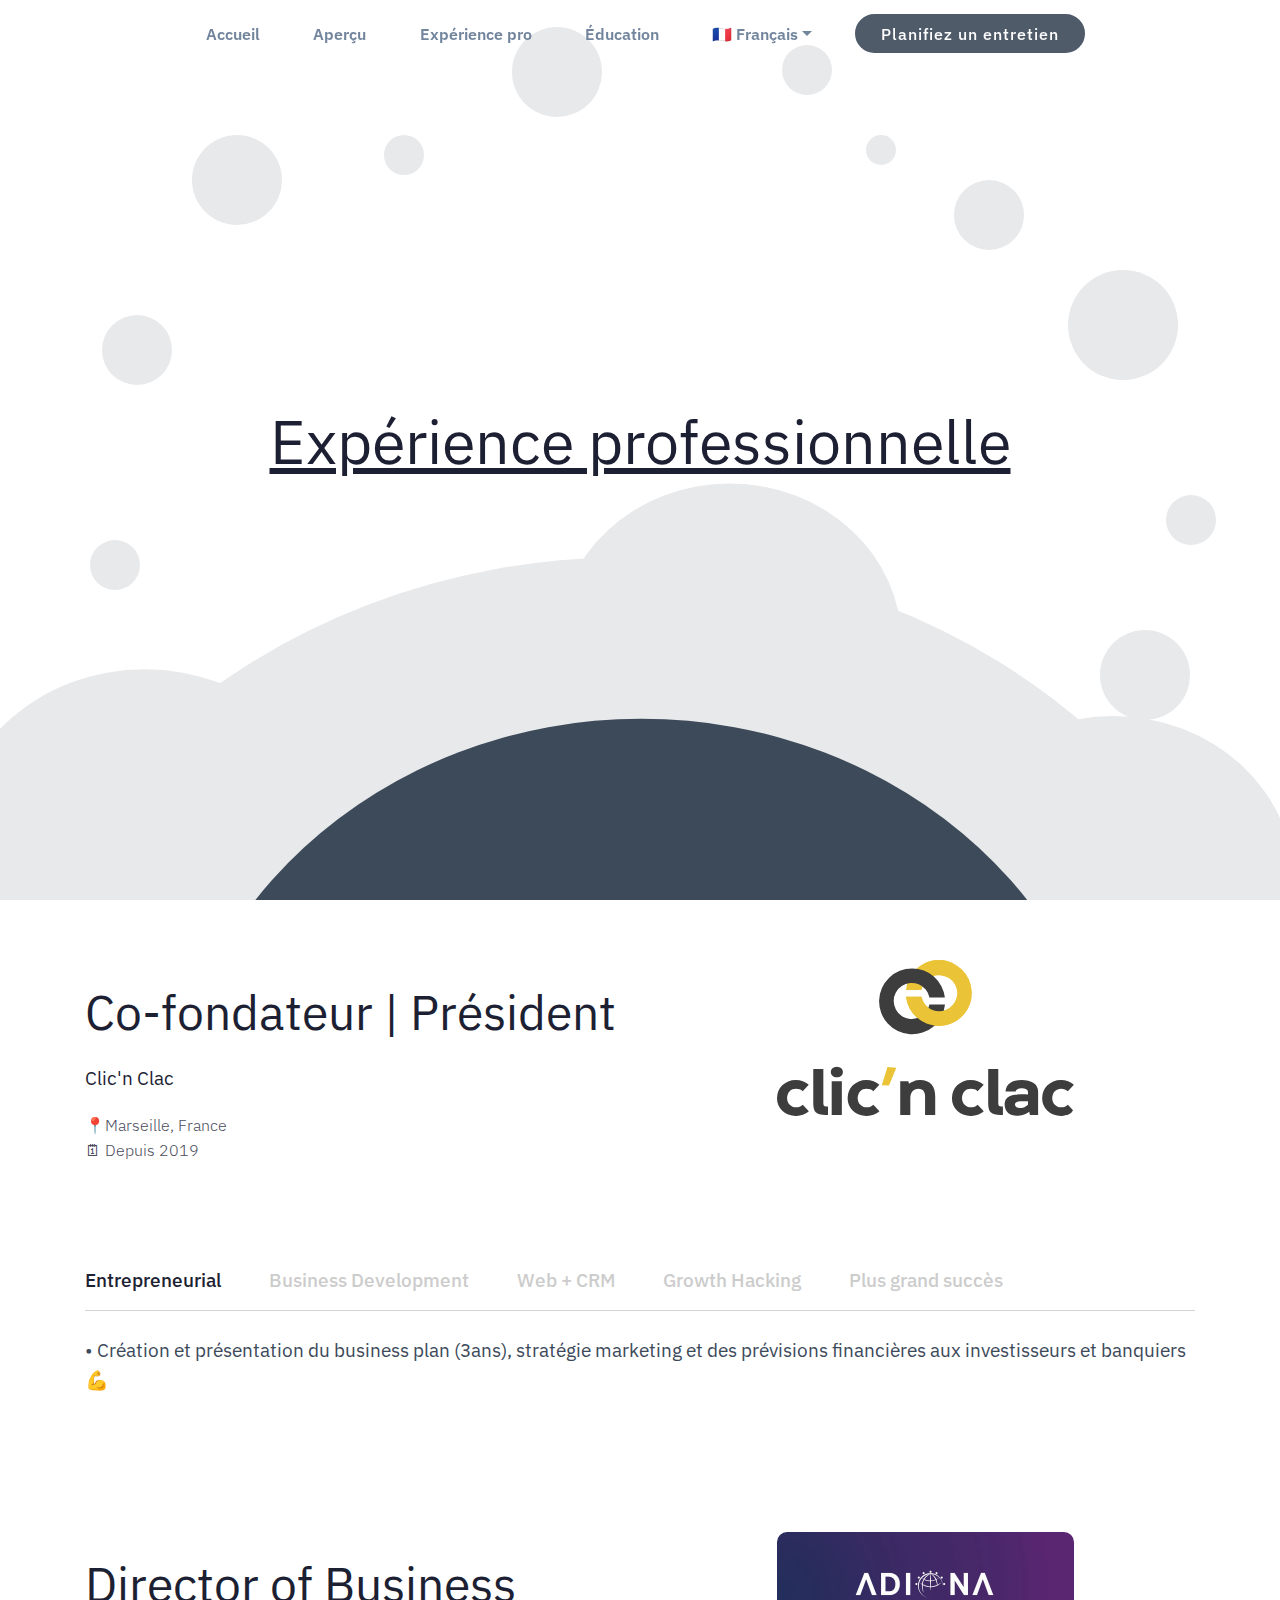
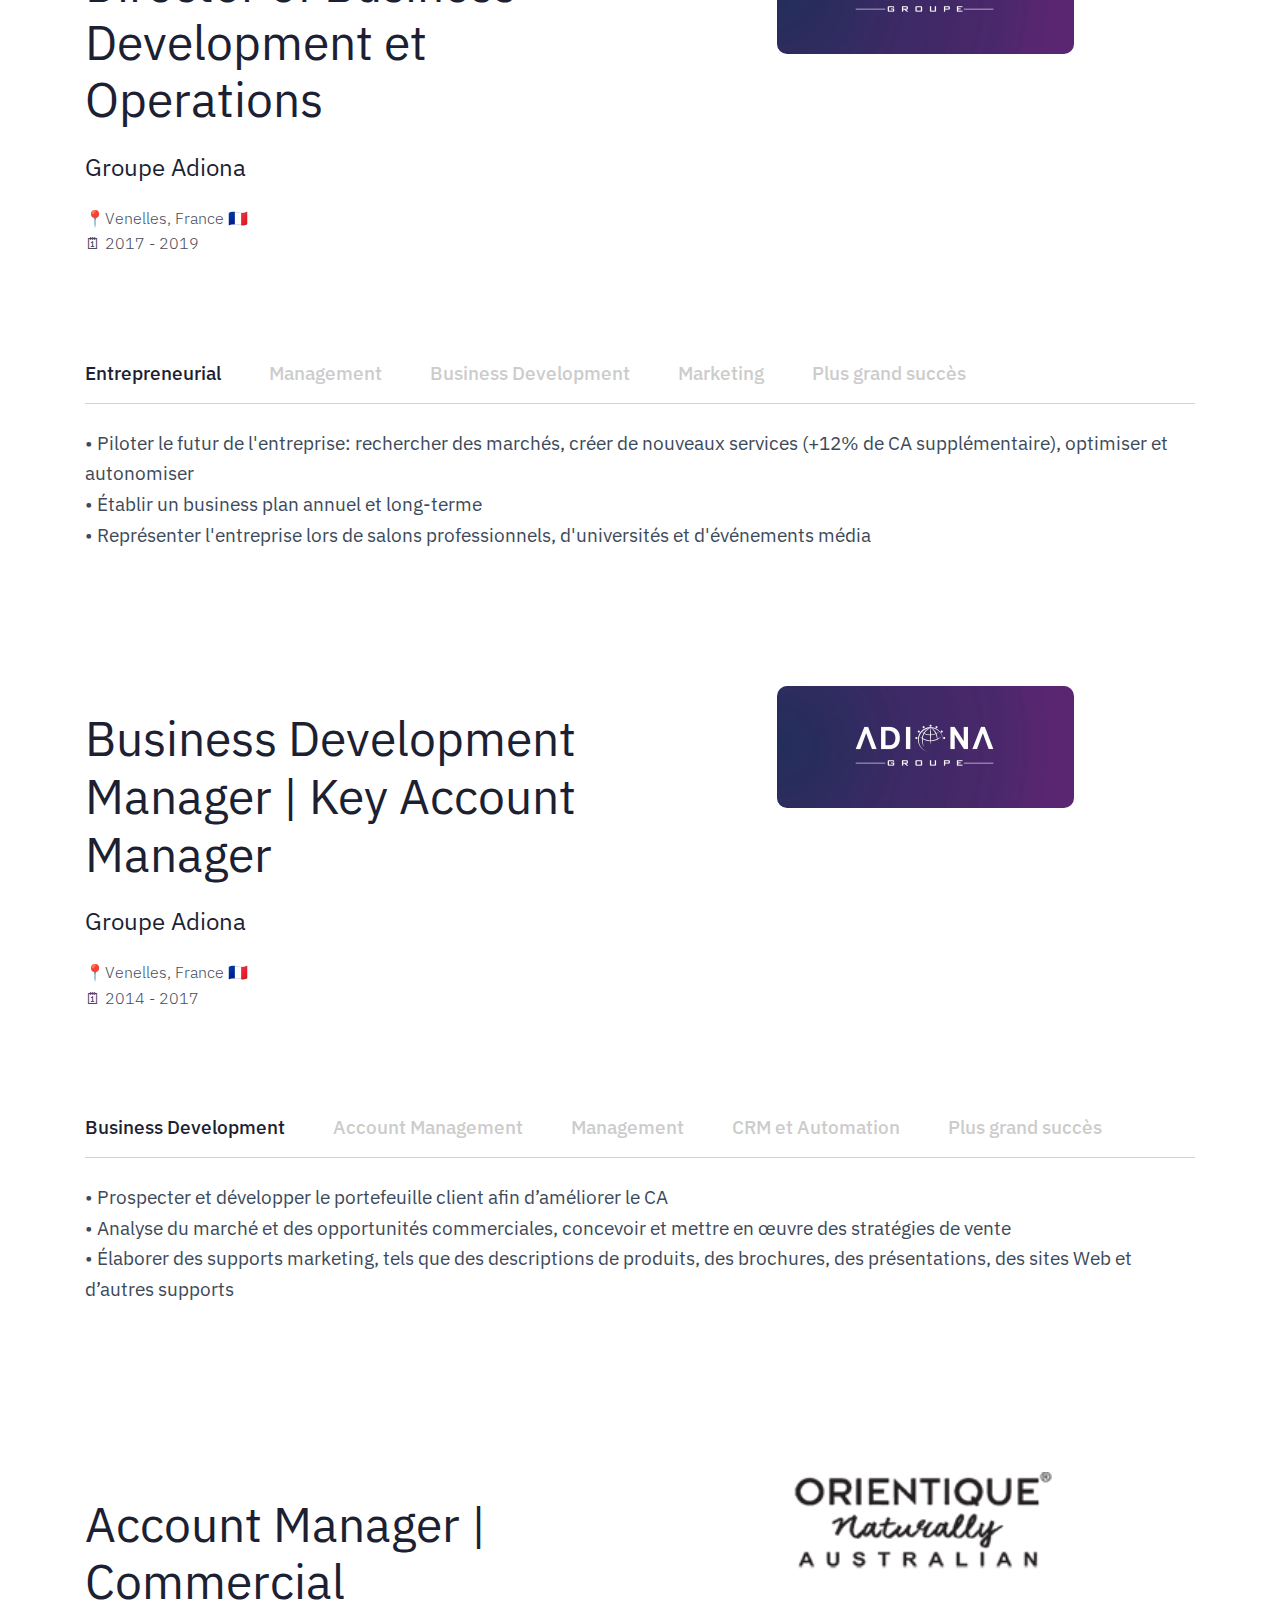
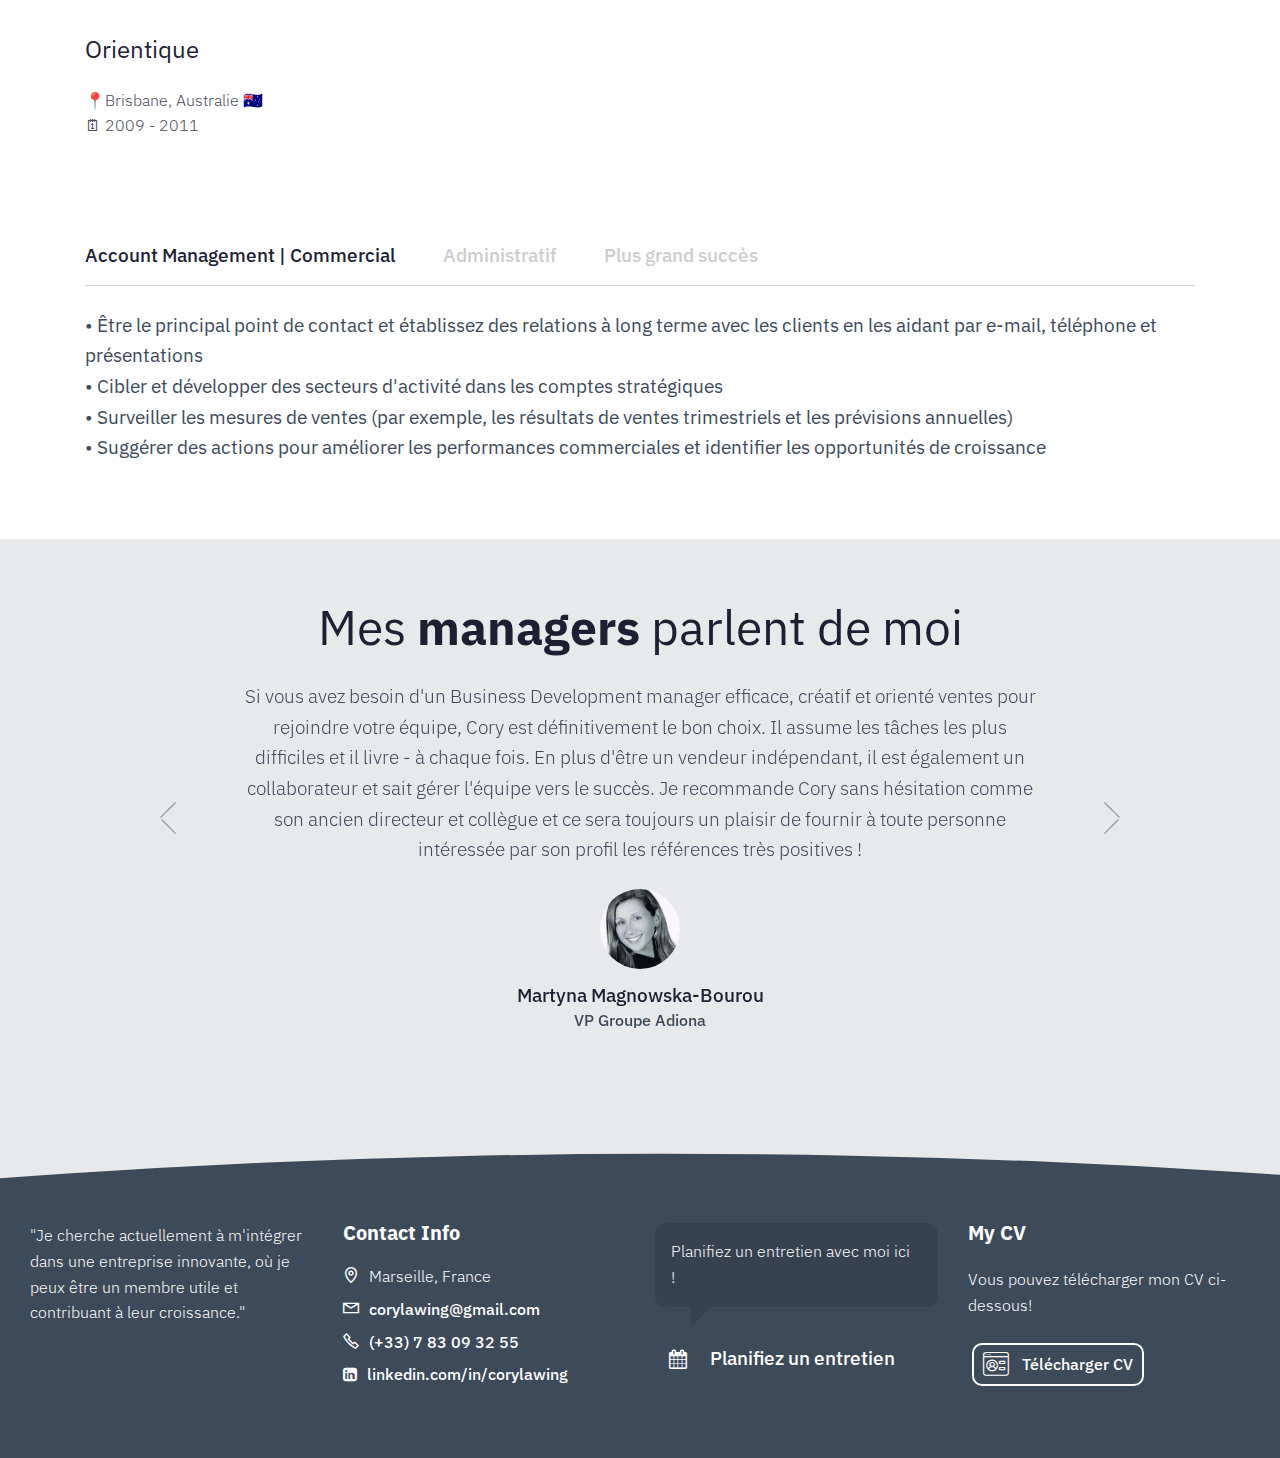
<file: experience-fr.html>
<!DOCTYPE html>
<html lang="fr">
<head>

  <meta charset="UTF-8">
  <meta http-equiv="X-UA-Compatible" content="IE=edge">
  <meta name="viewport" content="width=device-width, initial-scale=1, minimum-scale=1">

  <meta property="og:type" content="article">
  <meta property="og:image" content="assets/images/index-meta.png">
  <meta property="og:title" content="Expérience professionnelle 💼">
  <meta property="og:description" content="Voyez comment mes expériences apporteront une réelle valeur à votre entreprise 📈">
  <meta property="og:url" content="https://corylawing.github.io/online-cv/experience-fr.html">
  <meta property="og:site_name" content="Votre futur talent 👨">
  <meta name="twitter:card" content="summary_large_image"/>
  <meta name="twitter:description" content="Voyez comment mes expériences apporteront une réelle valeur à votre entreprise 📈.">
  <meta name="twitter:image:src" content="assets/images/index-meta.png">
  <meta name="twitter:title" content="Expérience professionnelle 💼">
  <link rel="shortcut icon" href="assets/images/free-sample-by-wix-128x128.png" type="image/x-icon">
  <meta name="description" content="Voyez comment mes expériences apporteront une réelle valeur à votre entreprise 📈">

  <meta http-equiv="content-language" content="fr">
  <link rel="canonical" href="https://corylawing.github.io/online-cv/experience-fr.html" />
  <link rel="alternate" href="https://corylawing.github.io/online-cv/experience-fr.html" hreflang="fr" />
  <link rel="alternate" href="https://corylawing.github.io/online-cv/experience.html" hreflang="en" />

  <title>Expérience professionnelle 💼</title>
  <link rel="stylesheet" href="assets/web/assets/mobirise-icons2/mobirise2.css">
  <link rel="stylesheet" href="assets/web/assets/mobirise-icons/mobirise-icons.css">
  <link rel="stylesheet" href="assets/font-awesome/css/font-awesome.css">
  <link rel="stylesheet" href="assets/icon54-v2/style.css">
  <link rel="stylesheet" href="assets/tether/tether.min.css">
  <link rel="stylesheet" href="assets/bootstrap/css/bootstrap.min.css">
  <link rel="stylesheet" href="assets/bootstrap/css/bootstrap-grid.min.css">
  <link rel="stylesheet" href="assets/bootstrap/css/bootstrap-reboot.min.css">
  <link rel="stylesheet" href="assets/dropdown/css/style.css">
  <link rel="stylesheet" href="assets/socicon/css/styles.css">
  <link rel="stylesheet" href="assets/theme/css/style.css">
  <link rel="preload" as="style" href="assets/mobirise/css/mbr-additional.css"><link rel="stylesheet" href="assets/mobirise/css/mbr-additional.css" type="text/css">




</head>
<body>

  <section class="menu cid-solTVY2udx" once="menu" id="menu04-2d">




    <nav class="navbar navbar-dropdown navbar-fixed-top navbar-expand-lg">
        <div class="navbar-brand">


        </div>
        <button class="navbar-toggler" type="button" data-toggle="collapse" data-target="#navbarSupportedContent" aria-controls="navbarNavAltMarkup" aria-expanded="false" aria-label="Toggle navigation">
            <div class="hamburger">
                <span></span>
                <span></span>
                <span></span>
                <span></span>
            </div>
        </button>
        <div class="collapse navbar-collapse" id="navbarSupportedContent">
            <ul class="navbar-nav nav-dropdown navbar-nav-top-padding" data-app-modern-menu="true"><li class="nav-item"><a class="nav-link link text-info text-primary display-4" href="index-fr.html" aria-expanded="false">
                        Accueil</a></li>
                <li class="nav-item"><a class="nav-link link text-info text-primary display-4" href="index-fr.html#title02-18" aria-expanded="false">Aperçu</a></li><li class="nav-item"><a class="nav-link link text-info text-primary display-4" href="index-fr.html#features8-1f" aria-expanded="false">
                        Expérience pro</a></li><li class="nav-item"><a class="nav-link link text-info text-primary display-4" href="index-fr.html#title02-1g" aria-expanded="false">Éducation</a></li><li class="nav-item dropdown"><a class="nav-link link dropdown-toggle text-info display-4" href="#" aria-expanded="false" data-toggle="dropdown-submenu">
                        🇫🇷 Français</a>
                    <div class="dropdown-menu">
                        <a class="dropdown-item text-info display-4" href="experience.html" aria-expanded="false">🇺🇸 Anglais</a>
                        <a class="dropdown-item text-info display-4" href="#" aria-expanded="false"></a>
                        <a class="dropdown-item text-info display-4" href="#" aria-expanded="false"></a>
                    </div>
                </li></ul>
            <div class="navbar-buttons px-2 mbr-section-btn"><a class="btn btn-sm btn-success display-4" href="https://calendly.com/corylawing/your-future-talent" target="_blank">Planifiez un entretien</a></div>



        </div>
    </nav>
</section>

<section class="header1 cid-sohmDILF6p mbr-fullscreen" id="header10-1r">






    <svg class="svg1" xmlns="http://www.w3.org/2000/svg" xmlns:xlink="http://www.w3.org/1999/xlink" width="1380px" height="810px" viewBox="0 0  1380 810" preserveAspectRatio="xMidYMid meet">
        <rect id="svgEditorBackground" x="0" y="0" width="1380" height="810" style="fill: none; stroke: none;"></rect>
        <circle id="e1_circle" cx="309" cy="433" style="fill:aqua;stroke:black;stroke-width:0px;" r="149.486"></circle>
        <circle id="e3_circle" cx="679" cy="707" style="fill: aqua; stroke-width: 0px;stroke:black;" r="516.715">
        </circle>
        <circle id="e4_circle" cx="759" cy="261" style="fill:aqua;stroke:black;stroke-width:0px;" r="132.2459829258">
        </circle>
        <circle id="e5_circle" cx="1054" cy="462" style="fill:aqua;stroke:black;stroke-width:0px;" r="139.413"></circle>
        <circle id="e6_circle" cx="691" cy="692" style="fill:khaki;stroke:black;stroke-width:0px;" r="367.214"></circle>
    </svg>

    <div class="round round1 rev"></div>
    <div class="round round2 rev"></div>
    <div class="round round3"></div>
    <div class="round round4 rev"></div>
    <div class="round round5"></div>
    <div class="round round6 rev"></div>
    <div class="round round7"></div>
    <div class="round round8 rev"></div>
    <div class="round round9 rev"></div>
    <div class="round round10"></div>
    <div class="round round11"></div>

    <div class="container">
        <div class="row justify-content-md-center">


            <div class="col-md-10 align-center">
                <h1 class="mbr-section-title mbr-regular pb-2 mbr-fonts-style display-1"><u>Expérience professionnelle</u></h1>



            </div>
        </div>
    </div>

</section>

<section class="cid-sohmDJg0Tz" id="content08-1s">







    <div class="container align-center">
        <div class="row">


            <div class="col-md-12 col-lg-6 py-4 m-auto">
                <h1 class="mbr-section-title mbr-regular pb-3 align-left mbr-fonts-style display-2">Co-fondateur | Président</h1>
                <h1 class="mbr-section-title mbr-regular pb-3 align-left mbr-fonts-style display-7">Clic'n Clac&nbsp;</h1>

                <p class="mbr-text mbr-light pb-3 align-left mbr-fonts-style display-4">📍Marseille, France<br>🗓 Depuis 2019</p>

            </div>

            <div class="col-lg-6 col-md-12 align-center">
                <img src="assets/images/logobig1-1.svg" alt="">

            </div>

        </div>



    </div>
</section>

<section class="tabs1 tabs cid-sohmDJHnHP" id="tabs02-1t">




    <div class="container">

        <div class="row">
            <div class="col-12 col-md-12">
                <ul class="nav nav-tabs" role="tablist">
                    <li class="nav-item first"><a class="nav-link mbr-fonts-style active display-7" role="tab" data-toggle="tab" href="#tabs02-1t_tab0" aria-selected="true">Entrepreneurial</a></li>
                    <li class="nav-item"><a class="nav-link mbr-fonts-style display-7" role="tab" data-toggle="tab" href="#tabs02-1t_tab1" aria-selected="false">
                            Business Development</a></li>
                    <li class="nav-item"><a class="nav-link mbr-fonts-style display-7" role="tab" data-toggle="tab" href="#tabs02-1t_tab2" aria-selected="false">
                            Web + CRM</a></li>
                    <li class="nav-item"><a class="nav-link mbr-fonts-style display-7" role="tab" data-toggle="tab" href="#tabs02-1t_tab3" aria-selected="false">
                            Growth Hacking</a></li>
                    <li class="nav-item"><a class="nav-link mbr-fonts-style active display-7" role="tab" data-toggle="tab" href="#tabs02-1t_tab4" aria-selected="true">Plus grand succès </a></li>

                </ul>
                <div class="tab-content">
                    <div id="tab1" class="tab-pane in active" role="tabpanel">
                        <div class="row">
                            <div class="col-md-12">
                                <p class="mbr-text pt-4 mbr-fonts-style display-7">• Création et présentation du business plan (3ans), stratégie marketing et des prévisions financières aux investisseurs et banquiers 💪<br>
                                </p>
                            </div>
                        </div>
                    </div>
                    <div id="tab2" class="tab-pane" role="tabpanel">
                        <div class="row">
                            <div class="col-md-12">
                                <p class="mbr-text pt-4 mbr-fonts-style display-7">• Développer et entretenir des relations avec les DRH qui utilisent la plateforme - upselling et cross-selling, maintien d'un haut niveau de client success<br>• Vente de services de recrutement aux grandes entreprises: <strong>Roullier</strong>, <strong>Orange</strong>, <strong>Suez</strong> et <strong>Altran</strong><br>• Développement de partenariats avec les universités, les médias et entreprisess<br><br>  </p>
                            </div>
                        </div>
                    </div>
                    <div id="tab3" class="tab-pane" role="tabpanel">
                        <div class="row">
                            <div class="col-md-12">
                                <p class="mbr-text pt-4 mbr-fonts-style display-7">• Conceptualiser et participer au développement d'une application 'user-friendly' qui vise à rendre la recherche d'un stagiaire/stage plus efficace et accessible<br>• Construire un CRM pour qu'il s'exécute automatiquement via diverses workflows et d'automatisation du marketing<br>• Création et conception de la page Web (<a href="https://www.clicnaclac.com" class="text-info">www.clicnclac.com</a>) et analyse du trafic et des campagnes<br></p>
                            </div>
                        </div>
                    </div>
                    <div id="tab4" class="tab-pane" role="tabpanel">
                        <div class="row">
                            <div class="col-md-12">
                                <p class="mbr-text pt-4 mbr-fonts-style display-7">• Rechercher et développer des techniques de growth hacking pour mener des campagnes marketing mieux ciblées et plus rentables que les méthodes PPC classiques<br></p>
                            </div>
                        </div>
                    </div>
                    <div id="tab5" class="tab-pane" role="tabpanel">
                        <div class="row">
                            <div class="col-md-12">
                                <p class="mbr-text pt-4 mbr-fonts-style display-7">• Ajustement de business pendant COVID atteignant <strong>+30%</strong> par rapport l'estimation initiale du business plan<br>• Création d’une plate-forme autonome capable de fonctionner et de générer des revenus avec peu d’efforts opérationnels<br>• Création d'un service complémentaire adapté aux entreprises multinationales<br></p>
                            </div>
                        </div>
                    </div>

                </div>
            </div>
        </div>
    </div>
</section>

<section class="cid-sohmDKbIzc" id="content08-1u">







    <div class="container align-center">
        <div class="row">


            <div class="col-md-12 col-lg-6 py-4 m-auto">
                <h1 class="mbr-section-title mbr-regular pb-3 align-left mbr-fonts-style display-2">Director of Business Development et Operations</h1>
                <h1 class="mbr-section-title mbr-regular pb-3 align-left mbr-fonts-style display-5">Groupe Adiona&nbsp;</h1>

                <p class="mbr-text mbr-light pb-3 align-left mbr-fonts-style display-4">📍Venelles, France 🇫🇷<br>🗓 2017 - 2019</p>

            </div>

            <div class="col-lg-6 col-md-12 align-center">
                <img src="assets/images/groupe-adiona-594x244.jpg" alt="">

            </div>

        </div>



    </div>
</section>

<section class="tabs1 tabs cid-sohmDKBbyy" id="tabs02-1v">




    <div class="container">

        <div class="row">
            <div class="col-12 col-md-12">
                <ul class="nav nav-tabs" role="tablist">
                    <li class="nav-item first"><a class="nav-link mbr-fonts-style display-7" role="tab" data-toggle="tab" href="#tabs02-1v_tab0" aria-selected="false">Entrepreneurial</a></li>
                    <li class="nav-item"><a class="nav-link mbr-fonts-style display-7" role="tab" data-toggle="tab" href="#tabs02-1v_tab1" aria-selected="false">
                            Management</a></li>
                    <li class="nav-item"><a class="nav-link mbr-fonts-style active display-7" role="tab" data-toggle="tab" href="#tabs02-1v_tab2" aria-selected="true">
                            Business Development</a></li>
                    <li class="nav-item"><a class="nav-link mbr-fonts-style active display-7" role="tab" data-toggle="tab" href="#tabs02-1v_tab3" aria-selected="true">
                            Marketing</a></li>
                    <li class="nav-item"><a class="nav-link mbr-fonts-style active display-7" role="tab" data-toggle="tab" href="#tabs02-1v_tab4" aria-selected="true">
                            Plus grand succès </a></li>

                </ul>
                <div class="tab-content">
                    <div id="tab1" class="tab-pane in active" role="tabpanel">
                        <div class="row">
                            <div class="col-md-12">
                                <p class="mbr-text pt-4 mbr-fonts-style display-7">• Piloter le futur de l'entreprise: rechercher des marchés, créer de nouveaux services (+12% de CA supplémentaire), optimiser et autonomiser<br>• Établir un business plan annuel et long-terme<br>• Représenter l'entreprise lors de salons professionnels, d'universités et d'événements média<br>
                                </p>
                            </div>
                        </div>
                    </div>
                    <div id="tab2" class="tab-pane" role="tabpanel">
                        <div class="row">
                            <div class="col-md-12">
                                <p class="mbr-text pt-4 mbr-fonts-style display-7">• Pilotage de l'activité et encadrement d'équipes (24 personnes) composées de recruteurs, commerciaux et business developers<br>• Prendre en charge les tâches administratives telles que (comptabilité, paie, primes, contrats, etc.)<br>• Analyser les KPI et donner des informations claires sur les performances aux membres de l'équipe, fixer les axes d'amélioration<br>• Élaboration et gestion d’un budget, analyser la rentabilité des produits<br>• Pilotage de la performance et motivation, et les diriger par l'exemple<br></p>
                            </div>
                        </div>
                    </div>
                    <div id="tab3" class="tab-pane" role="tabpanel">
                        <div class="row">
                            <div class="col-md-12">
                                <p class="mbr-text pt-4 mbr-fonts-style display-7">• Elaborer les stratégies de vente, processus de recrutement, et talent acquisition - réalisation de +15% croissance annuelle<br>• Analyser KPIs / faire du reporting, création de tableaux de bord Salesforce pour mesurer et identifier avec précision les domaines d'amélioration<br></p>
                            </div>
                        </div>
                    </div>
                    <div id="tab4" class="tab-pane" role="tabpanel">
                        <div class="row">
                            <div class="col-md-12">
                                <p class="mbr-text pt-4 mbr-fonts-style display-7">• Création d’une stratégie d’acquisition à travers les médias sociaux,&nbsp;<br>• Analyse du trafic du site Web, des canaux d'acquisition, des campagnes marketing, etc.<br>• Rechercher et rester à jour avec les techniques de marketing actuelles et nouvelles<br></p>
                            </div>
                        </div>
                    </div>
                    <div id="tab5" class="tab-pane" role="tabpanel">
                        <div class="row">
                            <div class="col-md-12">
                                <p class="mbr-text pt-4 mbr-fonts-style display-7">• Croissance annuelle des revenus de <strong>+15%</strong>, dépassant le record de ventes mensuelles de <strong>+36%</strong><br>• Création d'une activité de recrutement supplémentaire, devenant ainsi le service le plus rentable de l'histoire de l'entreprise - fournissant <strong>+12%</strong> de chiffre d'affaires supplémentaire<br>• Réduire le turn-over des employés de <strong>+42%</strong> tout en développant l'équipe de 100% </p>
                            </div>
                        </div>
                    </div>

                </div>
            </div>
        </div>
    </div>
</section>

<section class="cid-sohmDL5jtJ" id="content08-1w">







    <div class="container align-center">
        <div class="row">


            <div class="col-md-12 col-lg-6 py-4 m-auto">
                <h1 class="mbr-section-title mbr-regular pb-3 align-left mbr-fonts-style display-2">Business Development Manager | Key Account Manager</h1>
                <h1 class="mbr-section-title mbr-regular pb-3 align-left mbr-fonts-style display-5">Groupe Adiona</h1>

                <p class="mbr-text mbr-light pb-3 align-left mbr-fonts-style display-4">📍Venelles, France 🇫🇷<br>🗓 2014 - 2017</p>

            </div>

            <div class="col-lg-6 col-md-12 align-center">
                <img src="assets/images/groupe-adiona-594x244.jpg" alt="">

            </div>

        </div>



    </div>
</section>

<section class="tabs1 tabs cid-sohmDLqKGw" id="tabs02-1x">




    <div class="container">

        <div class="row">
            <div class="col-12 col-md-12">
                <ul class="nav nav-tabs" role="tablist">
                    <li class="nav-item first"><a class="nav-link mbr-fonts-style active display-7" role="tab" data-toggle="tab" href="#tabs02-s_tab0" aria-selected="true">
                            Business Development</a></li>
                    <li class="nav-item"><a class="nav-link mbr-fonts-style active display-7" role="tab" data-toggle="tab" href="#tabs02-1x_tab1" aria-selected="true">
                            Account Management</a></li>
                    <li class="nav-item"><a class="nav-link mbr-fonts-style active display-7" role="tab" data-toggle="tab" href="#tabs02-1x_tab2" aria-selected="true">
                            Management</a></li>
                    <li class="nav-item"><a class="nav-link mbr-fonts-style active display-7" role="tab" data-toggle="tab" href="#tabs02-1x_tab3" aria-selected="true">
                            CRM et Automation</a></li>
                    <li class="nav-item"><a class="nav-link mbr-fonts-style active display-7" role="tab" data-toggle="tab" href="#tabs02-1x_tab4" aria-selected="true">
                            Plus grand succès</a></li>

                </ul>
                <div class="tab-content">
                    <div id="tab1" class="tab-pane in active" role="tabpanel">
                        <div class="row">
                            <div class="col-md-12">
                                <p class="mbr-text pt-4 mbr-fonts-style display-7">• Prospecter et développer le portefeuille client afin d’améliorer le CA<br>•&nbsp;Analyse du marché et des opportunités commerciales, concevoir et mettre en œuvre des stratégies de vente<br>•&nbsp;Élaborer des supports marketing, tels que des descriptions de produits, des brochures, des présentations, des sites Web et d’autres supports<br><br>
                                </p>
                            </div>
                        </div>
                    </div>
                    <div id="tab2" class="tab-pane" role="tabpanel">
                        <div class="row">
                            <div class="col-md-12">
                                <p class="mbr-text pt-4 mbr-fonts-style display-7">• Négocier et réaliser des ventes avec des PME et des grands comptes (Apple, Hugo Boss, Amazon, etc.) - croissance annuelle de +35% 📈<br>• Mettre en œuvre des plans stratégiques pour gérer et développer des comptes<br>• Développer la satisfaction et la fidélité des clients<br><br>  </p>
                            </div>
                        </div>
                    </div>
                    <div id="tab3" class="tab-pane" role="tabpanel">
                        <div class="row">
                            <div class="col-md-12">
                                <p class="mbr-text pt-4 mbr-fonts-style display-7">• Diriger et accompagner l'équipe commerciale (6 personnes) pour effectuer efficacement les missions ci-dessus<br>• Évaluations mensuelles des performances, écoute et définition des axes d'amélioration pour moi-même et l'employé<br></p>
                            </div>
                        </div>
                    </div>
                    <div id="tab4" class="tab-pane" role="tabpanel">
                        <div class="row">
                            <div class="col-md-12">
                                <p class="mbr-text pt-4 mbr-fonts-style display-7">• Conceptualiser Salesforce pour augmenter la productivité des ventes / prospection <br>• Optimiser le processus de vente / recrutement pour augmenter les ventes <br></p>
                            </div>
                        </div>
                    </div>
                    <div id="tab5" class="tab-pane" role="tabpanel">
                        <div class="row">
                            <div class="col-md-12">
                                <p class="mbr-text pt-4 mbr-fonts-style display-7">• Atteindre <strong>+32%</strong> de croissance annuelle du chiffre d’affaires pendant 3 ans<br>• Augmentation du nombre de clients (notamment les grands clients: <strong>Apple</strong>, <strong>Ebay</strong>, <strong>Bosch</strong>, <strong>Hugo Boss</strong>, <strong>Amazon</strong>, etc.) de <strong>+158%</strong><br>• Accroître considérablement les connaissances dans divers domaines tels que le management, la technologie et l'entrepreneuriat&nbsp;</p>
                            </div>
                        </div>
                    </div>

                </div>
            </div>
        </div>
    </div>
</section>

<section class="cid-sohmDLWuAT" id="content08-1y">







    <div class="container align-center">
        <div class="row">


            <div class="col-md-12 col-lg-6 py-4 m-auto">
                <h1 class="mbr-section-title mbr-regular pb-3 align-left mbr-fonts-style display-2">Account Manager | Commercial</h1>
                <h1 class="mbr-section-title mbr-regular pb-3 align-left mbr-fonts-style display-5">Orientique</h1>

                <p class="mbr-text mbr-light pb-3 align-left mbr-fonts-style display-4">📍Brisbane, Australie 🇦🇺<br>🗓 2009 - 2011</p>

            </div>

            <div class="col-lg-6 col-md-12 align-center">
                <img src="assets/images/orientique-naturally-australian-200x71.png" alt="">

            </div>

        </div>



    </div>
</section>

<section class="tabs1 tabs cid-sohmDMnF0t" id="tabs02-1z">




    <div class="container">

        <div class="row">
            <div class="col-12 col-md-12">
                <ul class="nav nav-tabs" role="tablist">
                    <li class="nav-item first"><a class="nav-link mbr-fonts-style active display-7" role="tab" data-toggle="tab" href="#tabs02-1z_tab0" aria-selected="true">
                            Account Management&nbsp;| Commercial</a></li>
                    <li class="nav-item"><a class="nav-link mbr-fonts-style active display-7" role="tab" data-toggle="tab" href="#tabs02-1z_tab1" aria-selected="true">
                            Administratif</a></li>
                    <li class="nav-item"><a class="nav-link mbr-fonts-style active display-7" role="tab" data-toggle="tab" href="#tabs02-1z_tab2" aria-selected="true">
                            Plus grand succès</a></li>



                </ul>
                <div class="tab-content">
                    <div id="tab1" class="tab-pane in active" role="tabpanel">
                        <div class="row">
                            <div class="col-md-12">
                                <p class="mbr-text pt-4 mbr-fonts-style display-7">• Être le principal point de contact et établissez des relations à long terme avec les clients en les aidant par e-mail, téléphone et présentations <br>• Cibler et développer des secteurs d'activité dans les comptes stratégiques<br>• Surveiller les mesures de ventes (par exemple, les résultats de ventes trimestriels et les prévisions annuelles) <br>• Suggérer des actions pour améliorer les performances commerciales et identifier les opportunités de croissance <br>
                                </p>
                            </div>
                        </div>
                    </div>
                    <div id="tab2" class="tab-pane" role="tabpanel">
                        <div class="row">
                            <div class="col-md-12">
                                <p class="mbr-text pt-4 mbr-fonts-style display-7">• Planifier et présenter des rapports sur l'avancement du compte, les objectifs et les initiatives trimestrielles et partager avec les membres de l'équipe <br>• Résolvez les conflits et fournissez rapidement des solutions aux clients <br><br>  </p>
                            </div>
                        </div>
                    </div>
                    <div id="tab3" class="tab-pane" role="tabpanel">
                        <div class="row">
                            <div class="col-md-12">
                                <p class="mbr-text pt-4 mbr-fonts-style display-7">• Contribuer à la croissance annuelle des ventes des entreprises (<strong>+23%</strong>)<br>• Augmentation des comptes existants de <strong>+8%</strong> en moyenne, et augmentant l'engagement des nouveaux clients de <strong>+12%</strong><br>• Augmenter considérablement mes connaissances et mes compétences en gestion de comptes internationaux et des ventes internationales <br></p>
                            </div>
                        </div>
                    </div>



                </div>
            </div>
        </div>
    </div>
</section>

<section class="carousel slide testimonials-slider cid-sokXNADz6N" id="testimonials-slider01-23">





    <div class="container text-center">

        <div class="carousel slide" data-ride="carousel" role="listbox">
            <div class="carousel-inner">




            <div class="carousel-item">






                    <div class="col-md-12 col-lg-12">
                        <h1 class="mbr-section-title mbr-regular pb-3 align-center mbr-fonts-style display-2">Mes <strong>managers</strong> parlent de moi</h1>

                        <p class="mbr-text mbr-light pb-4 align-center mbr-fonts-style box display-7">
                            Si vous avez besoin d'un Business Development manager efficace, créatif et orienté ventes pour rejoindre votre équipe, Cory est définitivement le bon choix. Il assume les tâches les plus difficiles et il livre - à chaque fois. En plus d'être un vendeur indépendant, il est également un collaborateur et sait gérer l'équipe vers le succès. Je recommande Cory sans hésitation comme son ancien directeur et collègue et ce sera toujours un plaisir de fournir à toute personne intéressée par son profil les références très positives !</p>

                        <div class="author-box">

                            <div class="img-box">
                                <img class="face" src="assets/images/martyna-160x160.jpg" alt="Photo of Martyna">
                            </div>

                            <div class="author mbr-m-auto">
                                <h3 class="mbr-semibold pb-2 mbr-fonts-style display-7">Martyna Magnowska-Bourou</h3>
                                <h4 class="mbr-semibold mbr-fonts-style display-4">VP Groupe Adiona</h4>
                            </div>
                        </div>


                    </div>

















                </div><div class="carousel-item">






                    <div class="col-md-12 col-lg-12">
                        <h1 class="mbr-section-title mbr-regular pb-3 align-center mbr-fonts-style display-2">Mes <strong>équipes</strong> parlent de moi</h1>

                        <p class="mbr-text mbr-light pb-4 align-center mbr-fonts-style box display-7">Pendant plus de 2 ans, j'ai eu la chance de travailler avec Cory au sein du Groupe Adiona. Cory est un manager très disponible, à l'écoute de ses collaborateurs et dont la priorité est de faire monter en compétences ses équipes. C'était un réel plaisir d'évoluer à ses côtés. En plus d'être un team leader de confiance et très impliqué dans ses projets, il est aussi fun et mobilisateur !</p>

                        <div class="author-box">

                            <div class="img-box">
                                <img class="face" src="assets/images/lea-gaillard-160x160.jpg" alt="Photo of Léa">
                            </div>

                            <div class="author mbr-m-auto">
                                <h3 class="mbr-semibold pb-2 mbr-fonts-style display-7">Léa Gaillard</h3>
                                <h4 class="mbr-semibold mbr-fonts-style display-4">VIE Manager - Groupe Adiona</h4>
                            </div>
                        </div>


                    </div>

















                </div><div class="carousel-item">






                    <div class="col-md-12 col-lg-12">
                        <h1 class="mbr-section-title mbr-regular pb-3 align-center mbr-fonts-style display-2">Mes <strong>clients</strong> parlent de moi</h1>

                        <p class="mbr-text mbr-light pb-4 align-center mbr-fonts-style box display-7">
                            Cory a été un plaisir de travailler avec. Professionnel complet ... au sommet de sa forme. Mon programme ne réussirait pas sans Cory Lawing.</p>

                        <div class="author-box">

                            <div class="img-box">
                                <img class="face" src="assets/images/1611267832218-160x160.jpg" alt="Photo of Christopher">
                            </div>

                            <div class="author mbr-m-auto">
                                <h3 class="mbr-semibold pb-2 mbr-fonts-style display-7">Christopher Bissonnette</h3>
                                <h4 class="mbr-semibold mbr-fonts-style display-4">Managing Director - Mass Mutual</h4>
                            </div>
                        </div>


                    </div>

















                </div></div>

            <div class="carousel-controls">
                <a class="carousel-control-prev" role="button" data-slide="prev">
                    <span aria-hidden="true" class="mbri-arrow-prev mbr-iconfont"></span>
                    <span class="sr-only">Previous</span>
                </a>

                <a class="carousel-control-next" role="button" data-slide="next">
                    <span aria-hidden="true" class="mbri-arrow-next mbr-iconfont"></span>
                    <span class="sr-only">Next</span>
                </a>
            </div>
        </div>
    </div>
</section>

<section class="cid-sohqGJyt0u" id="footer02-21">






    <svg xmlns="http://www.w3.org/2000/svg" xmlns:xlink="http://www.w3.org/1999/xlink" width="1380px" height="760px" viewBox="0 0 1380 760" preserveAspectRatio="xMidYMid meet">
        <defs id="svgEditorDefs">
            <polygon id="svgEditorShapeDefs" style="fill:khaki;stroke:black;vector-effect:non-scaling-stroke;stroke-width:0px;"></polygon>
        </defs>
        <rect id="svgEditorBackground" x="0" y="0" width="1380" height="760" style="fill: none; stroke: none;"></rect>
        <path d="M0.3577131120350206,0.819491525482845h-1.5000000000000355ZM0.3577131120350206,-3.1805084745172603h-1.5000000000000355ZM-0.14228688796500222,-4.180508474517258h5.000000000000002a5,5,0,0,1,0,6.00000000000003h-5.000000000000025a5,5,0,0,0,0,-6.00000000000003ZM5.8577131120349835,-1.1805084745172634h1.0000000000000249Z" style="fill:khaki; stroke:black; vector-effect:non-scaling-stroke;stroke-width:0px;" id="e2_shape" transform="matrix(1.01506 82.3743 -245.478 0.34062 392.311 526.125)"></path>
    </svg>


    <div class="container">
        <div class="media-container-row content text-white">
            <div class="col-12 col-md-6 col-lg-3">


                <p class="mbr-text align-left text1 mbr-fonts-style display-4">"Je cherche actuellement à m'intégrer dans une entreprise innovante, où je peux être un membre utile et contribuant à leur croissance."</p>




            </div>
            <div class="col-12 col-md-6 col-lg-3 mbr-fonts-style display-4">
                <h5 class="pb-3 align-left"><strong>
                    Contact Info
                </strong></h5>


                <div class="item">
                    <div class="card-img"><span class="mbr-iconfont img1 mobi-mbri-map-pin mobi-mbri"></span>
                    </div>
                    <div class="card-box">
                        <h4 class="item-title align-left mbr-fonts-style display-4">Marseille, France</h4>
                    </div>
                </div>

                <div class="item">
                    <div class="card-img"><span class="mbr-iconfont img1 mobi-mbri-letter mobi-mbri"></span></div>
                    <div class="card-box">
                        <h4 class="item-title align-left mbr-fonts-style display-4"><a href="mailto:corylawing@gmail.com" class="text-white">corylawing@gmail.com</a></h4>
                    </div>
                </div>

                <div class="item">
                    <div class="card-img"><span class="mbr-iconfont img1 mobi-mbri-phone mobi-mbri"></span>
                    </div>
                    <div class="card-box">
                        <h4 class="item-title align-left mbr-fonts-style display-4">
                            <a href="tel:+33 7 83 09 32 55" class="text-white">(+33) 7 83 09 32 55</a></h4>
                    </div>
                </div>

                <div class="item">
                    <div class="card-img"><span class="mbr-iconfont img1 fa-linkedin-square fa"></span>
                    </div>
                    <div class="card-box">
                        <h4 class="item-title align-left mbr-fonts-style display-4"><a href="https://www.linkedin.com/in/corylawing" class="text-white">linkedin.com/in/corylawing</a></h4>
                    </div>
                </div>




            </div>
            <div class="col-12 col-md-6 col-lg-3 mbr-fonts-style display-7">

                <p class="mbr-text quote align-left mbr-fonts-style display-4">Planifiez un entretien avec moi ici !&nbsp;</p>

                <div class="item">
                    <div class="card-img2"><span class="mbr-iconfont ico2 fa-calendar fa" style="color: rgb(255, 255, 255); fill: rgb(255, 255, 255);"></span></div>
                    <div class="card-box">
                        <h4 class="theme align-left mbr-fonts-style display-7"><strong><a href="https://calendly.com/corylawing/your-future-talent" target="_blank" class="text-white">Planifiez un entretien</a></strong></h4>
                    </div>
                </div>
            </div>
            <div class="col-12 col-md-6 col-lg-3 mbr-fonts-style display-7">
                <h5 class="pb-3 align-left"><strong>My CV</strong></h5>
                <p class="mbr-text align-left text2 mbr-fonts-style display-4">Vous pouvez télécharger mon CV ci-dessous!<br></p>

                <div class="mbr-section-btn align-left"><a class="btn btn-md btn-white-outline display-4" href="assets/files/Cory-Lawing-Votrefuturtalent.pdf" target="_blank"><span class="icon54-v2-profile-app mbr-iconfont mbr-iconfont-btn"></span>Télécharger CV</a></div>

            </div>
        </div>


    </div>
</section>


<script src="assets/web/assets/jquery/jquery.min.js"></script>
  <script src="assets/popper/popper.min.js"></script>
  <script src="assets/tether/tether.min.js"></script>
  <script src="assets/bootstrap/js/bootstrap.min.js"></script>
  <script src="assets/smoothscroll/smooth-scroll.js"></script>
  <script src="assets/mbr-tabs/mbr-tabs.js"></script>
  <script src="assets/bootstrapcarouselswipe/bootstrap-carousel-swipe.js"></script>
  <script src="assets/mbr-testimonials-slider/mbr-testimonials-slider.js"></script>
  <script src="assets/dropdown/js/nav-dropdown.js"></script>
  <script src="assets/dropdown/js/navbar-dropdown.js"></script>
  <script src="assets/touchswipe/jquery.touch-swipe.min.js"></script>
  <script src="assets/theme/js/script.js"></script>



</body>
</html>
</file>
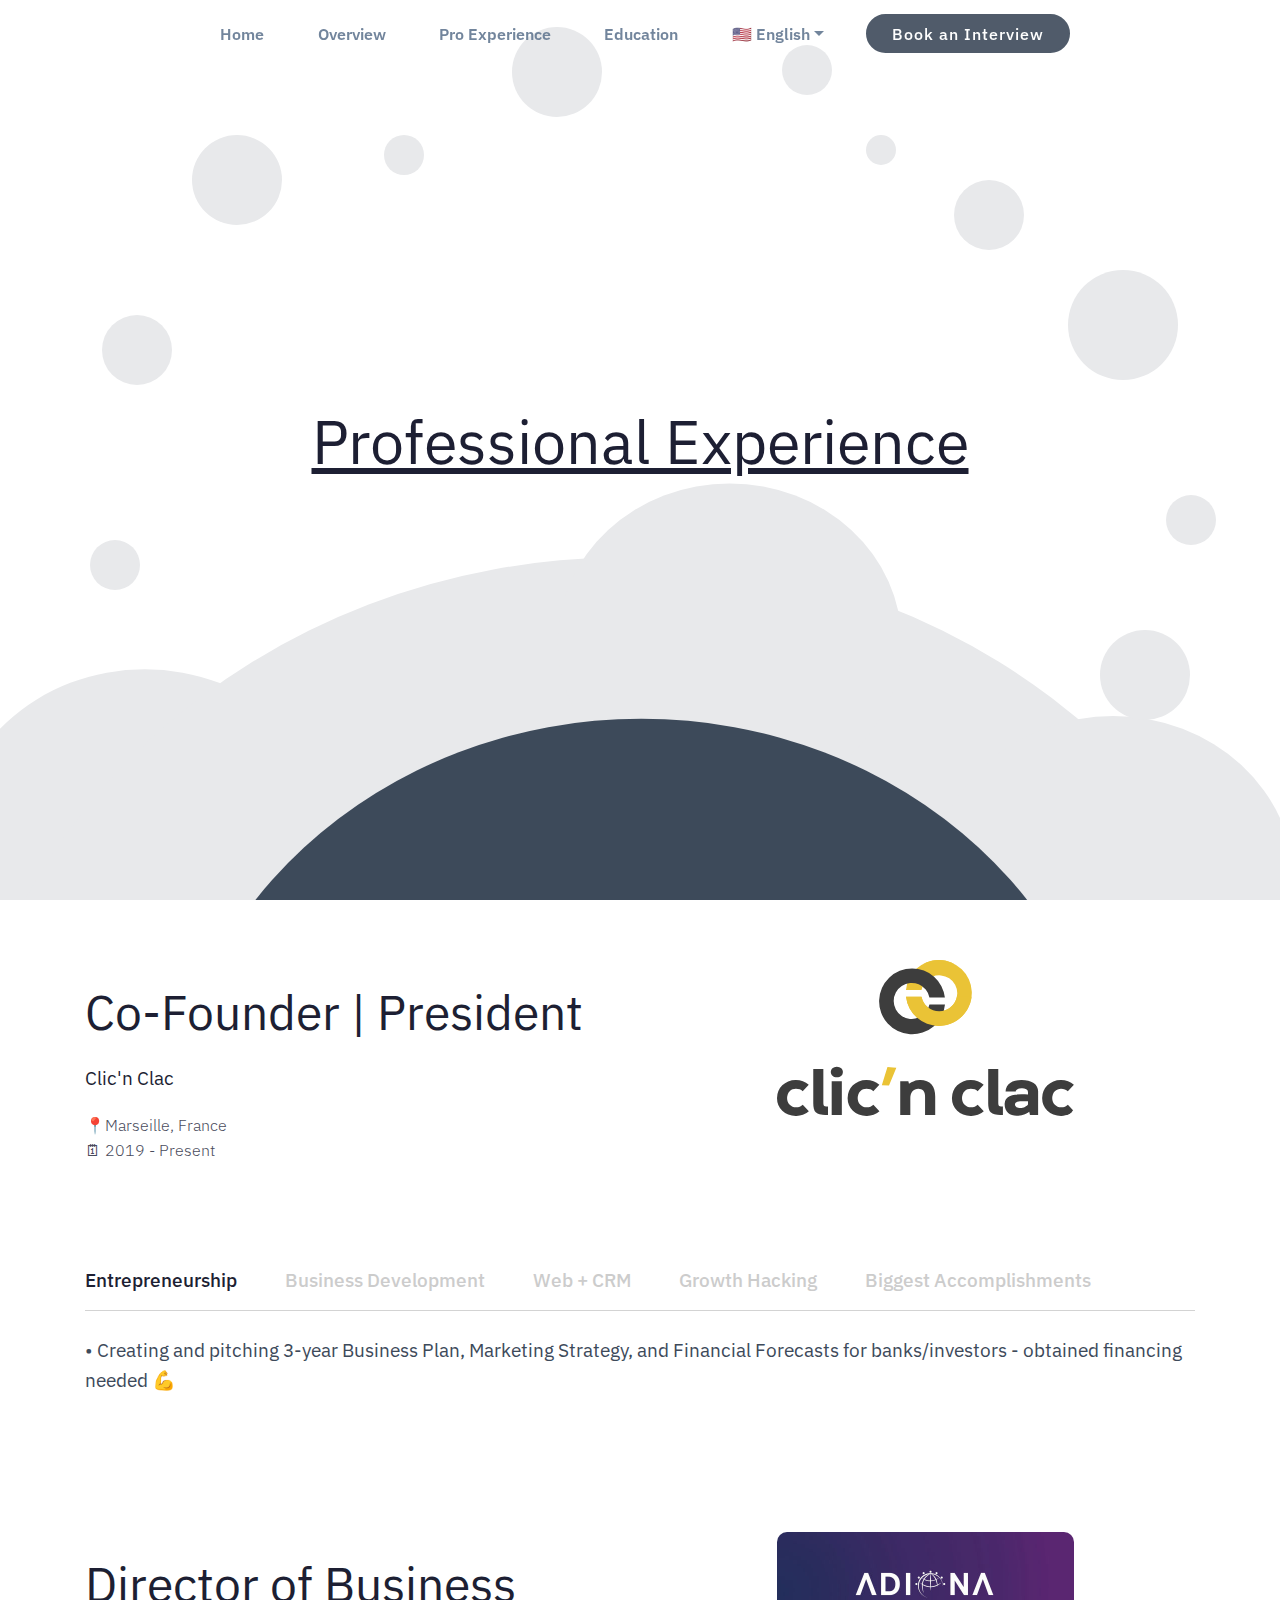
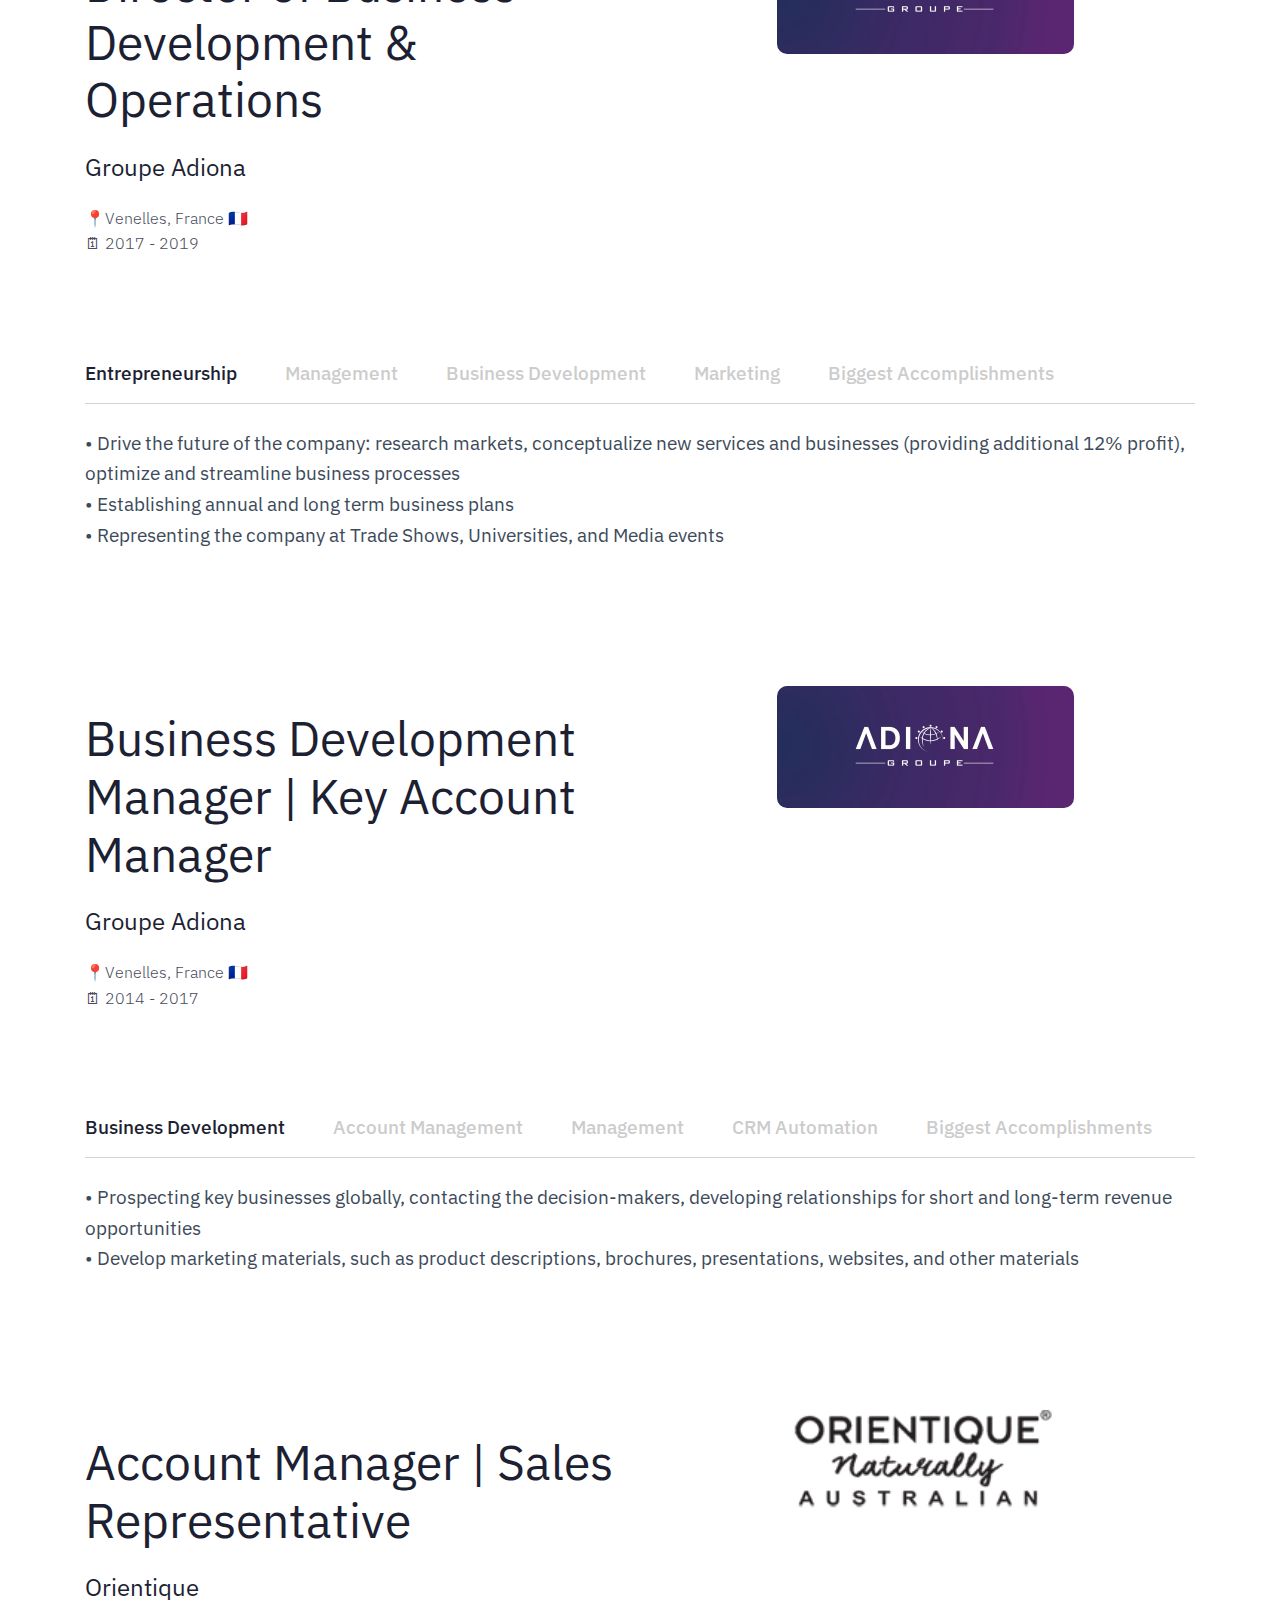
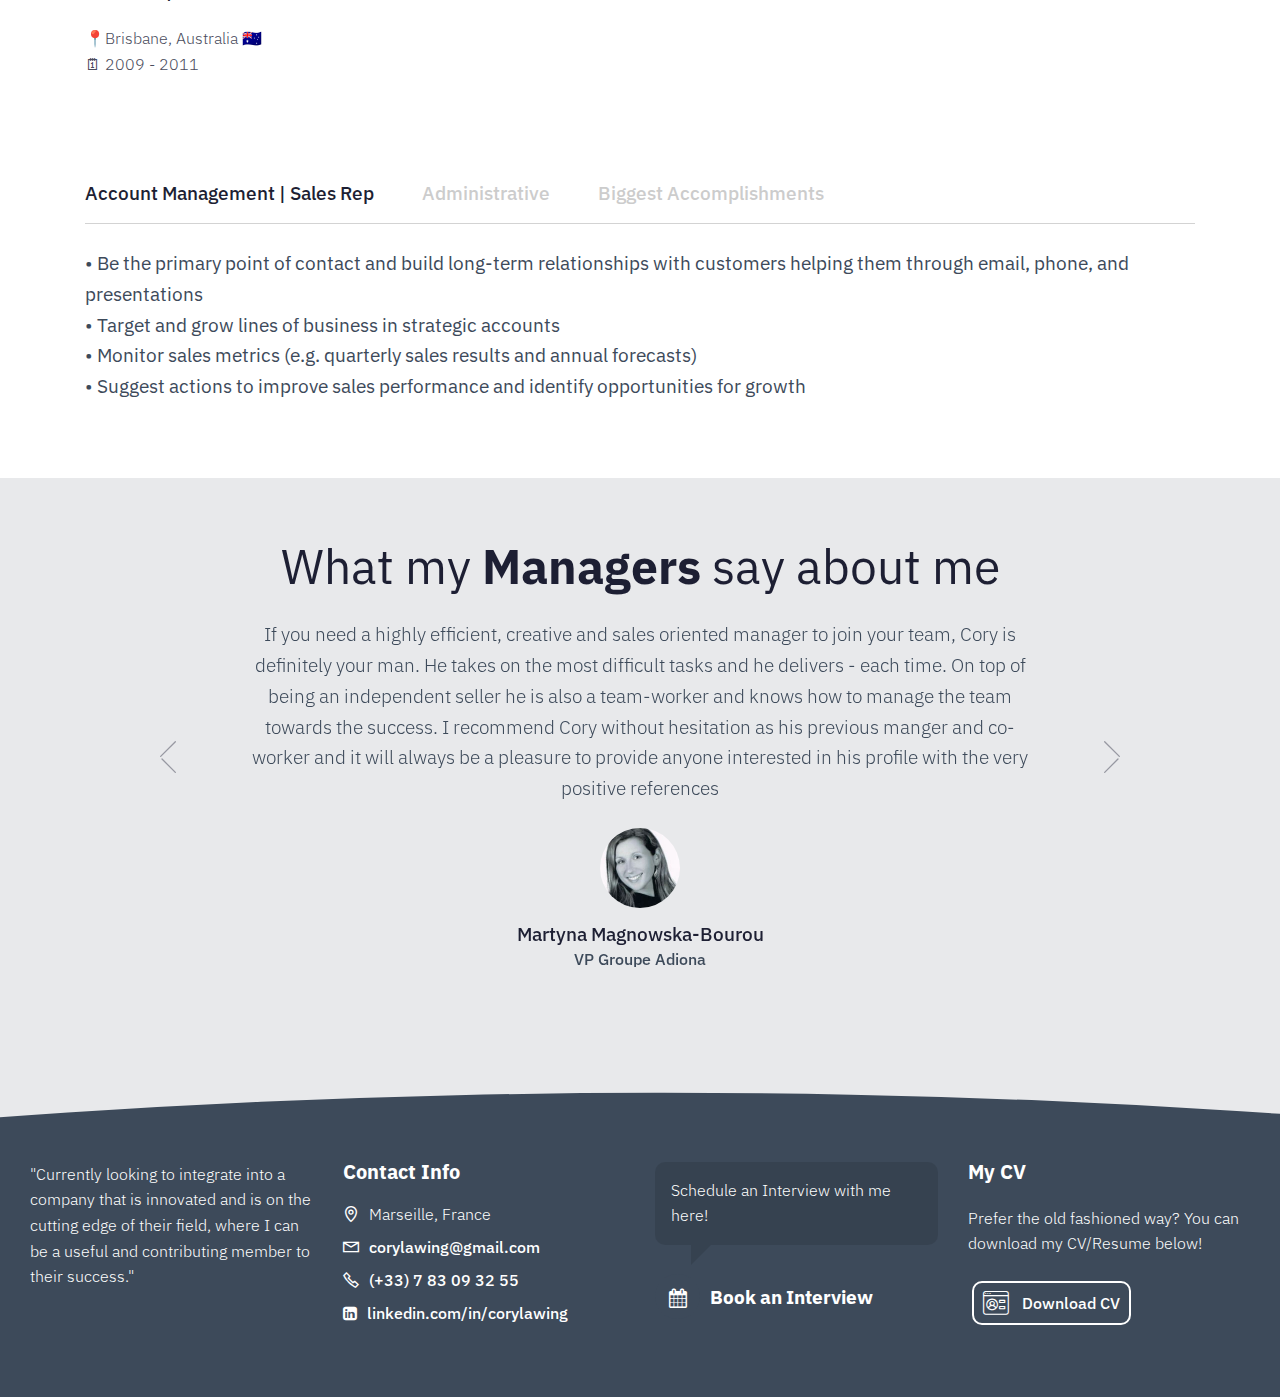
<file: experience.html>
<!DOCTYPE html>
<html lang="en">
<head>

  <meta charset="UTF-8">
  <meta http-equiv="X-UA-Compatible" content="IE=edge">
  <meta name="viewport" content="width=device-width, initial-scale=1, minimum-scale=1">

  <meta property="og:type" content="article">
  <meta property="og:image" content="assets/images/index-meta.png">
  <meta property="og:title" content="Professional Experience 💼">
  <meta property="og:description" content="See how my experiences will lead me to be a real asset to your company 📈.">
  <meta property="og:url" content="https://corylawing.github.io/online-cv/experience.html">
  <meta property="og:site_name" content="Your future talent 👨">
  <meta name="twitter:card" content="summary_large_image"/>
  <meta name="twitter:description" content="See how my experiences will lead me to be a real asset to your company 📈.">
  <meta name="twitter:image:src" content="assets/images/index-meta.png">
  <meta name="twitter:title" content="Professional Experience 💼">
  <link rel="shortcut icon" href="assets/images/free-sample-by-wix-128x128.png" type="image/x-icon">
  <meta name="description" content="See how my experiences will lead me to be a real asset to your company 📈.">

  <meta http-equiv="content-language" content="en">
  <link rel="canonical" href="https://corylawing.github.io/online-cv/experience.html" />
  <link rel="alternate" href="https://corylawing.github.io/online-cv/experience.html" hreflang="en" />
  <link rel="alternate" href="https://corylawing.github.io/online-cv/experience-fr.html" hreflang="fr" />

  <title>Professional Experience 💼</title>
  <link rel="stylesheet" href="assets/web/assets/mobirise-icons2/mobirise2.css">
  <link rel="stylesheet" href="assets/web/assets/mobirise-icons/mobirise-icons.css">
  <link rel="stylesheet" href="assets/font-awesome/css/font-awesome.css">
  <link rel="stylesheet" href="assets/icon54-v2/style.css">
  <link rel="stylesheet" href="assets/tether/tether.min.css">
  <link rel="stylesheet" href="assets/bootstrap/css/bootstrap.min.css">
  <link rel="stylesheet" href="assets/bootstrap/css/bootstrap-grid.min.css">
  <link rel="stylesheet" href="assets/bootstrap/css/bootstrap-reboot.min.css">
  <link rel="stylesheet" href="assets/dropdown/css/style.css">
  <link rel="stylesheet" href="assets/socicon/css/styles.css">
  <link rel="stylesheet" href="assets/theme/css/style.css">
  <link rel="preload" as="style" href="assets/mobirise/css/mbr-additional.css"><link rel="stylesheet" href="assets/mobirise/css/mbr-additional.css" type="text/css">




</head>
<body>

  <section class="menu cid-solTVY2udx" once="menu" id="menu04-2d">




    <nav class="navbar navbar-dropdown navbar-fixed-top navbar-expand-lg">
        <div class="navbar-brand">


        </div>
        <button class="navbar-toggler" type="button" data-toggle="collapse" data-target="#navbarSupportedContent" aria-controls="navbarNavAltMarkup" aria-expanded="false" aria-label="Toggle navigation">
            <div class="hamburger">
                <span></span>
                <span></span>
                <span></span>
                <span></span>
            </div>
        </button>
        <div class="collapse navbar-collapse" id="navbarSupportedContent">
            <ul class="navbar-nav nav-dropdown navbar-nav-top-padding" data-app-modern-menu="true"><li class="nav-item"><a class="nav-link link text-info text-primary display-4" href="index.html" aria-expanded="false">
                        Home</a></li>
                <li class="nav-item"><a class="nav-link link text-info text-primary display-4" href="index.html#title02-4" aria-expanded="false">Overview</a></li><li class="nav-item"><a class="nav-link link text-info text-primary display-4" href="index.html#features8-a" aria-expanded="false">
                        Pro Experience</a></li><li class="nav-item"><a class="nav-link link text-info text-primary display-4" href="index.html#features05-b" aria-expanded="false">Education</a></li><li class="nav-item dropdown"><a class="nav-link link dropdown-toggle text-info display-4" href="index.html#title02-h" aria-expanded="false" data-toggle="dropdown-submenu">
                        🇺🇸 English</a>
                    <div class="dropdown-menu">
                        <a class="dropdown-item text-info display-4" href="experience-fr.html" aria-expanded="false">🇫🇷 French</a>
                    </div>
                </li></ul>
            <div class="navbar-buttons px-2 mbr-section-btn"><a class="btn btn-sm btn-success display-4" href="https://calendly.com/corylawing/your-future-talent" target="_blank">Book an Interview</a></div>



        </div>
    </nav>
</section>

<section class="header1 cid-sofluUsgjo mbr-fullscreen" id="header10-l">






    <svg class="svg1" xmlns="http://www.w3.org/2000/svg" xmlns:xlink="http://www.w3.org/1999/xlink" width="1380px" height="810px" viewBox="0 0  1380 810" preserveAspectRatio="xMidYMid meet">
        <rect id="svgEditorBackground" x="0" y="0" width="1380" height="810" style="fill: none; stroke: none;"></rect>
        <circle id="e1_circle" cx="309" cy="433" style="fill:aqua;stroke:black;stroke-width:0px;" r="149.486"></circle>
        <circle id="e3_circle" cx="679" cy="707" style="fill: aqua; stroke-width: 0px;stroke:black;" r="516.715">
        </circle>
        <circle id="e4_circle" cx="759" cy="261" style="fill:aqua;stroke:black;stroke-width:0px;" r="132.2459829258">
        </circle>
        <circle id="e5_circle" cx="1054" cy="462" style="fill:aqua;stroke:black;stroke-width:0px;" r="139.413"></circle>
        <circle id="e6_circle" cx="691" cy="692" style="fill:khaki;stroke:black;stroke-width:0px;" r="367.214"></circle>
    </svg>

    <div class="round round1 rev"></div>
    <div class="round round2 rev"></div>
    <div class="round round3"></div>
    <div class="round round4 rev"></div>
    <div class="round round5"></div>
    <div class="round round6 rev"></div>
    <div class="round round7"></div>
    <div class="round round8 rev"></div>
    <div class="round round9 rev"></div>
    <div class="round round10"></div>
    <div class="round round11"></div>

    <div class="container">
        <div class="row justify-content-md-center">


            <div class="col-md-10 align-center">
                <h1 class="mbr-section-title mbr-regular pb-2 mbr-fonts-style display-1"><u>
                    Professional Experience</u></h1>



            </div>
        </div>
    </div>

</section>

<section class="cid-soflX3F59D" id="content08-n">







    <div class="container align-center">
        <div class="row">


            <div class="col-md-12 col-lg-6 py-4 m-auto">
                <h1 class="mbr-section-title mbr-regular pb-3 align-left mbr-fonts-style display-2">Co-Founder | President</h1>
                <h1 class="mbr-section-title mbr-regular pb-3 align-left mbr-fonts-style display-7">Clic'n Clac&nbsp;</h1>

                <p class="mbr-text mbr-light pb-3 align-left mbr-fonts-style display-4">📍Marseille, France<br>🗓 2019 - Present</p>

            </div>

            <div class="col-lg-6 col-md-12 align-center">
                <img src="assets/images/logobig1-1.svg" alt="">

            </div>

        </div>



    </div>
</section>

<section class="tabs1 tabs cid-sofp0DdIO0" id="tabs02-o">




    <div class="container">

        <div class="row">
            <div class="col-12 col-md-12">
                <ul class="nav nav-tabs" role="tablist">
                    <li class="nav-item first"><a class="nav-link mbr-fonts-style active display-7" role="tab" data-toggle="tab" href="#tabs02-o_tab0" aria-selected="true">
                            Entrepreneurship</a></li>
                    <li class="nav-item"><a class="nav-link mbr-fonts-style active display-7" role="tab" data-toggle="tab" href="#tabs02-o_tab1" aria-selected="true">
                            Business Development</a></li>
                    <li class="nav-item"><a class="nav-link mbr-fonts-style active display-7" role="tab" data-toggle="tab" href="#tabs02-o_tab2" aria-selected="true">
                            Web + CRM</a></li>
                    <li class="nav-item"><a class="nav-link mbr-fonts-style active display-7" role="tab" data-toggle="tab" href="#tabs02-o_tab3" aria-selected="true">
                            Growth Hacking</a></li>
                    <li class="nav-item"><a class="nav-link mbr-fonts-style active display-7" role="tab" data-toggle="tab" href="#tabs02-o_tab4" aria-selected="true">
                            Biggest Accomplishments</a></li>

                </ul>
                <div class="tab-content">
                    <div id="tab1" class="tab-pane in active" role="tabpanel">
                        <div class="row">
                            <div class="col-md-12">
                                <p class="mbr-text pt-4 mbr-fonts-style display-7">• Creating and pitching 3-year Business Plan, Marketing Strategy, and Financial Forecasts for banks/investors - obtained financing needed 💪<br>
                                </p>
                            </div>
                        </div>
                    </div>
                    <div id="tab2" class="tab-pane" role="tabpanel">
                        <div class="row">
                            <div class="col-md-12">
                                <p class="mbr-text pt-4 mbr-fonts-style display-7">• Building and maintaining relationships with decision-makers: upselling/cross-selling, maintaining a high level of client satisfaction/success<br>• Selling tailored recruitment packages to major multinational corporations: <strong>Roullier</strong>, <strong>Orange</strong>, <strong>Suez</strong>, and <strong>Altran</strong><br>• Development of partnerships with universities, media, and various companies<br><br>  </p>
                            </div>
                        </div>
                    </div>
                    <div id="tab3" class="tab-pane" role="tabpanel">
                        <div class="row">
                            <div class="col-md-12">
                                <p class="mbr-text pt-4 mbr-fonts-style display-7">• Conceptualizing a 'user-friendly' web-based app with the purpose of transforming the internships/interns marketing, with the idea of making it accessible, efficient, and cost-effective<br>• Building CRM to run automatically through various workflow and marketing automation actions<br>• Creating and designing web page (<a href="https://www.clicnclac.com" class="text-info">www.clicnclac.com</a>) and analyzing traffic and defined marketing campaigns&nbsp;&nbsp;<br></p>
                            </div>
                        </div>
                    </div>
                    <div id="tab4" class="tab-pane" role="tabpanel">
                        <div class="row">
                            <div class="col-md-12">
                                <p class="mbr-text pt-4 mbr-fonts-style display-7">• Investigating and developing growth hacking techniques to run marketing campaigns that are better targeted and more cost-efficient than typical PPC methods<br></p>
                            </div>
                        </div>
                    </div>
                    <div id="tab5" class="tab-pane" role="tabpanel">
                        <div class="row">
                            <div class="col-md-12">
                                <p class="mbr-text pt-4 mbr-fonts-style display-7">• Adjusting business during COVID achieving <strong>+30%</strong> than original business plan estimate<br>• Autotomize platform that can run and generate income with little operational effort  <br>• Creation of an additional service tailored to multinational corporations&nbsp;</p>
                            </div>
                        </div>
                    </div>

                </div>
            </div>
        </div>
    </div>
</section>

<section class="cid-softwxlVdM" id="content08-p">







    <div class="container align-center">
        <div class="row">


            <div class="col-md-12 col-lg-6 py-4 m-auto">
                <h1 class="mbr-section-title mbr-regular pb-3 align-left mbr-fonts-style display-2">Director of Business Development &amp; Operations</h1>
                <h1 class="mbr-section-title mbr-regular pb-3 align-left mbr-fonts-style display-5">Groupe Adiona&nbsp;</h1>

                <p class="mbr-text mbr-light pb-3 align-left mbr-fonts-style display-4">📍Venelles, France 🇫🇷<br>🗓 2017 - 2019</p>

            </div>

            <div class="col-lg-6 col-md-12 align-center">
                <img src="assets/images/groupe-adiona-594x244.jpg" alt="">

            </div>

        </div>



    </div>
</section>

<section class="tabs1 tabs cid-sofvs84KVF" id="tabs02-q">




    <div class="container">

        <div class="row">
            <div class="col-12 col-md-12">
                <ul class="nav nav-tabs" role="tablist">
                    <li class="nav-item first"><a class="nav-link mbr-fonts-style display-7" role="tab" data-toggle="tab" href="#tabs02-q_tab0" aria-selected="false">
                            Entrepreneurship</a></li>
                    <li class="nav-item"><a class="nav-link mbr-fonts-style display-7" role="tab" data-toggle="tab" href="#tabs02-q_tab1" aria-selected="false">
                            Management</a></li>
                    <li class="nav-item"><a class="nav-link mbr-fonts-style display-7" role="tab" data-toggle="tab" href="#tabs02-q_tab2" aria-selected="false">
                            Business Development</a></li>
                    <li class="nav-item"><a class="nav-link mbr-fonts-style active display-7" role="tab" data-toggle="tab" href="#tabs02-q_tab3" aria-selected="true">
                            Marketing</a></li>
                    <li class="nav-item"><a class="nav-link mbr-fonts-style active display-7" role="tab" data-toggle="tab" href="#tabs02-q_tab4" aria-selected="true">
                            Biggest Accomplishments</a></li>

                </ul>
                <div class="tab-content">
                    <div id="tab1" class="tab-pane in active" role="tabpanel">
                        <div class="row">
                            <div class="col-md-12">
                                <p class="mbr-text pt-4 mbr-fonts-style display-7">• Drive the future of the company: research markets, conceptualize new services and businesses (providing additional 12% profit), optimize and streamline business processes<br>• Establishing annual and long term business plans<br>• Representing the company at Trade Shows, Universities, and Media events<br>
                                </p>
                            </div>
                        </div>
                    </div>
                    <div id="tab2" class="tab-pane" role="tabpanel">
                        <div class="row">
                            <div class="col-md-12">
                                <p class="mbr-text pt-4 mbr-fonts-style display-7">• Management of recruitment/sales B2B &amp; B2C teams (24 employees) maintaining motivation and high performances<br>• Taking care of administrative tasks such as (accounting, pay, bonuses, contracts, etc)<br>• Analyzing KPI's and given clear feedback on performance to team members, always fixing axes of improvement<br><br><br><br>  </p>
                            </div>
                        </div>
                    </div>
                    <div id="tab3" class="tab-pane" role="tabpanel">
                        <div class="row">
                            <div class="col-md-12">
                                <p class="mbr-text pt-4 mbr-fonts-style display-7">• Creation and implementation of a global sales strategy and processes (B2B &amp; B2C) - achieving 15% annual growth<br>• Define and analyze KPIs, creating Salesforce dashboards to accurately measure and identify areas of improvement - monthly reporting to CEO<br></p>
                            </div>
                        </div>
                    </div>
                    <div id="tab4" class="tab-pane" role="tabpanel">
                        <div class="row">
                            <div class="col-md-12">
                                <p class="mbr-text pt-4 mbr-fonts-style display-7">• Create a marketing strategy that focuses on high acquisition via social networks,  growth hacking, and paid advertising methods<br>• Analyzing website traffic, acquisition channels, marketing campaigns, etc<br>• Researching and staying in-tune with current and new marketing techniques<br></p>
                            </div>
                        </div>
                    </div>
                    <div id="tab5" class="tab-pane" role="tabpanel">
                        <div class="row">
                            <div class="col-md-12">
                                <p class="mbr-text pt-4 mbr-fonts-style display-7">• <strong>+15%</strong> annual revenue growth, surpassing monthly sales record by <strong>+36%</strong><br>• Creation of additional recruitment business, becoming the fastest profitable service in company history - providing <strong>+12% </strong>additional revenue<br>• Reducing employee turnover by <strong>+42% </strong>while growing the team by <strong>100%</strong><br><br></p>
                            </div>
                        </div>
                    </div>

                </div>
            </div>
        </div>
    </div>
</section>

<section class="cid-sofxn0msiB" id="content08-r">







    <div class="container align-center">
        <div class="row">


            <div class="col-md-12 col-lg-6 py-4 m-auto">
                <h1 class="mbr-section-title mbr-regular pb-3 align-left mbr-fonts-style display-2">Business Development Manager | Key Account Manager</h1>
                <h1 class="mbr-section-title mbr-regular pb-3 align-left mbr-fonts-style display-5">Groupe Adiona</h1>

                <p class="mbr-text mbr-light pb-3 align-left mbr-fonts-style display-4">📍Venelles, France 🇫🇷<br>🗓 2014 - 2017</p>

            </div>

            <div class="col-lg-6 col-md-12 align-center">
                <img src="assets/images/groupe-adiona-594x244.jpg" alt="">

            </div>

        </div>



    </div>
</section>

<section class="tabs1 tabs cid-sofxCwEpBF" id="tabs02-s">




    <div class="container">

        <div class="row">
            <div class="col-12 col-md-12">
                <ul class="nav nav-tabs" role="tablist">
                    <li class="nav-item first"><a class="nav-link mbr-fonts-style active display-7" role="tab" data-toggle="tab" href="#tabs02-s_tab0" aria-selected="true">
                            Business Development</a></li>
                    <li class="nav-item"><a class="nav-link mbr-fonts-style display-7" role="tab" data-toggle="tab" href="#tabs02-s_tab1" aria-selected="false">
                            Account Management</a></li>
                    <li class="nav-item"><a class="nav-link mbr-fonts-style display-7" role="tab" data-toggle="tab" href="#tabs02-s_tab2" aria-selected="false">
                            Management</a></li>
                    <li class="nav-item"><a class="nav-link mbr-fonts-style active display-7" role="tab" data-toggle="tab" href="#tabs02-s_tab3" aria-selected="true">
                            CRM Automation</a></li>
                    <li class="nav-item"><a class="nav-link mbr-fonts-style active display-7" role="tab" data-toggle="tab" href="#tabs02-s_tab4" aria-selected="true">
                            Biggest Accomplishments</a></li>

                </ul>
                <div class="tab-content">
                    <div id="tab1" class="tab-pane in active" role="tabpanel">
                        <div class="row">
                            <div class="col-md-12">
                                <p class="mbr-text pt-4 mbr-fonts-style display-7">• Prospecting key businesses globally, contacting the decision-makers, developing relationships for short and long-term revenue opportunities<br>•&nbsp;Develop marketing materials, such as product descriptions, brochures, presentations, websites, and other materials<br>
                                </p>
                            </div>
                        </div>
                    </div>
                    <div id="tab2" class="tab-pane" role="tabpanel">
                        <div class="row">
                            <div class="col-md-12">
                                <p class="mbr-text pt-4 mbr-fonts-style display-7">• Developing partnerships and driving revenue growth with companies including (<strong>Apple</strong>, <strong>Bosch</strong>, <strong>Amazon</strong>) achieving <strong>32%</strong> annual revenue growth 📈<br>• Implementing strategic plans to manage and grow global accounts<br><br>  </p>
                            </div>
                        </div>
                    </div>
                    <div id="tab3" class="tab-pane" role="tabpanel">
                        <div class="row">
                            <div class="col-md-12">
                                <p class="mbr-text pt-4 mbr-fonts-style display-7">• Management of sales/B2B team (6 employees), maintaining objectives<br>• Monthly performance evaluations, listening, and setting improvement areas for both myself and the employee<br></p>
                            </div>
                        </div>
                    </div>
                    <div id="tab4" class="tab-pane" role="tabpanel">
                        <div class="row">
                            <div class="col-md-12">
                                <p class="mbr-text pt-4 mbr-fonts-style display-7">• Conceptualizing Salesforce to increase sales/prospection productivity<br>• Expanding and optimizing sales/recruitment process to increase sales&nbsp;<br></p>
                            </div>
                        </div>
                    </div>
                    <div id="tab5" class="tab-pane" role="tabpanel">
                        <div class="row">
                            <div class="col-md-12">
                                <p class="mbr-text pt-4 mbr-fonts-style display-7">• Achieving <strong>+32%</strong> annual revenue growth during 3 years<br>• Increasing the number of clients (notably big-name clients: Apple, ebay, Bosch, Hugo Boss, Amazon, etc.) by <strong>+158%</strong><br>• Greatly increasing knowledge in various fields such as management, tech, and entrepreneurship&nbsp;<strong><br></strong><br></p>
                            </div>
                        </div>
                    </div>

                </div>
            </div>
        </div>
    </div>
</section>

<section class="cid-sofzr6H0Yb" id="content08-t">







    <div class="container align-center">
        <div class="row">


            <div class="col-md-12 col-lg-6 py-4 m-auto">
                <h1 class="mbr-section-title mbr-regular pb-3 align-left mbr-fonts-style display-2">Account Manager | Sales Representative&nbsp;</h1>
                <h1 class="mbr-section-title mbr-regular pb-3 align-left mbr-fonts-style display-5">Orientique</h1>

                <p class="mbr-text mbr-light pb-3 align-left mbr-fonts-style display-4">📍Brisbane, Australia 🇦🇺<br>🗓 2009 - 2011</p>

            </div>

            <div class="col-lg-6 col-md-12 align-center">
                <img src="assets/images/orientique-naturally-australian-200x71.png" alt="">

            </div>

        </div>



    </div>
</section>

<section class="tabs1 tabs cid-sofALPP8ct" id="tabs02-u">




    <div class="container">

        <div class="row">
            <div class="col-12 col-md-12">
                <ul class="nav nav-tabs" role="tablist">
                    <li class="nav-item first"><a class="nav-link mbr-fonts-style active display-7" role="tab" data-toggle="tab" href="#tabs02-u_tab0" aria-selected="true">
                            Account Management&nbsp;| Sales Rep</a></li>
                    <li class="nav-item"><a class="nav-link mbr-fonts-style active display-7" role="tab" data-toggle="tab" href="#tabs02-u_tab1" aria-selected="true">
                            Administrative</a></li>
                    <li class="nav-item"><a class="nav-link mbr-fonts-style active display-7" role="tab" data-toggle="tab" href="#tabs02-u_tab2" aria-selected="true">
                            Biggest Accomplishments&nbsp;</a></li>



                </ul>
                <div class="tab-content">
                    <div id="tab1" class="tab-pane in active" role="tabpanel">
                        <div class="row">
                            <div class="col-md-12">
                                <p class="mbr-text pt-4 mbr-fonts-style display-7">• Be the primary point of contact and build long-term relationships with customers helping them through email, phone, and presentations<br>• Target and grow lines of business in strategic accounts <br>• Monitor sales metrics (e.g. quarterly sales results and annual forecasts)<br>• Suggest actions to improve sales performance and identify opportunities for growth<br>
                                </p>
                            </div>
                        </div>
                    </div>
                    <div id="tab2" class="tab-pane" role="tabpanel">
                        <div class="row">
                            <div class="col-md-12">
                                <p class="mbr-text pt-4 mbr-fonts-style display-7">• Planning and presenting reports on account progress, goals, and quarterly initiatives to share with team members<br>• Resolve conflicts and provide solutions to customers in a timely manner<br><br>  </p>
                            </div>
                        </div>
                    </div>
                    <div id="tab3" class="tab-pane" role="tabpanel">
                        <div class="row">
                            <div class="col-md-12">
                                <p class="mbr-text pt-4 mbr-fonts-style display-7">• Contributing significantly to companies <strong>+23%</strong> annual sales growth<br>• Growing existing accounts by and average of&nbsp;<strong>+8%</strong>, while increasing new client engagement by <strong>+12%</strong><br>• Greatly increasing my knowledge and skills in Sales and Account Management on an international level<br><br></p>
                            </div>
                        </div>
                    </div>



                </div>
            </div>
        </div>
    </div>
</section>

<section class="carousel slide testimonials-slider cid-sokXjjhsKl" id="testimonials-slider01-22">





    <div class="container text-center">

        <div class="carousel slide" data-ride="carousel" role="listbox">
            <div class="carousel-inner">




            <div class="carousel-item">






                    <div class="col-md-12 col-lg-12">
                        <h1 class="mbr-section-title mbr-regular pb-3 align-center mbr-fonts-style display-2">What my <strong>Managers</strong> say about me</h1>

                        <p class="mbr-text mbr-light pb-4 align-center mbr-fonts-style box display-7">
                            If you need a highly efficient, creative and sales oriented manager to join your team, Cory is definitely your man. He takes on the most difficult tasks and he delivers - each time. On top of being an independent seller he is also a team-worker and knows how to manage the team towards the success. I recommend Cory without hesitation as his previous manger and co-worker and it will always be a pleasure to provide anyone interested in his profile with the very positive references</p>

                        <div class="author-box">

                            <div class="img-box">
                                <img class="face" src="assets/images/martyna-160x160.jpg" alt="Photo of Martyna">
                            </div>

                            <div class="author mbr-m-auto">
                                <h3 class="mbr-semibold pb-2 mbr-fonts-style display-7">Martyna Magnowska-Bourou</h3>
                                <h4 class="mbr-semibold mbr-fonts-style display-4">VP Groupe Adiona</h4>
                            </div>
                        </div>


                    </div>

















                </div><div class="carousel-item">






                    <div class="col-md-12 col-lg-12">
                        <h1 class="mbr-section-title mbr-regular pb-3 align-center mbr-fonts-style display-2">What my <strong>Teams</strong> say about me</h1>

                        <p class="mbr-text mbr-light pb-4 align-center mbr-fonts-style box display-7">For over 2 years, I had the chance to work with Cory within the Groupe Adiona. Cory is a very available manager, attentive to his employees and his priority was to improve the skills of his teams. It was a real pleasure to work alongside him. In addition to being a trusted team leader and very involved in his projects, he is also fun and inspiring!</p>

                        <div class="author-box">

                            <div class="img-box">
                                <img class="face" src="assets/images/lea-gaillard-160x160.jpg" alt="Photo of Léa">
                            </div>

                            <div class="author mbr-m-auto">
                                <h3 class="mbr-semibold pb-2 mbr-fonts-style display-7">Léa Gaillard</h3>
                                <h4 class="mbr-semibold mbr-fonts-style display-4">VIE Manager - Groupe Adiona</h4>
                            </div>
                        </div>


                    </div>

















                </div><div class="carousel-item">






                    <div class="col-md-12 col-lg-12">
                        <h1 class="mbr-section-title mbr-regular pb-3 align-center mbr-fonts-style display-2">What my <strong>Clients</strong> say about me</h1>

                        <p class="mbr-text mbr-light pb-4 align-center mbr-fonts-style box display-7">
                            Cory has been a pleasure to work with. Professionnel complet...top of his game. My program would not be successful if it were not for Cory Lawing.</p>

                        <div class="author-box">

                            <div class="img-box">
                                <img class="face" src="assets/images/1611267832218-160x160.jpg" alt="Photo of Christopher">
                            </div>

                            <div class="author mbr-m-auto">
                                <h3 class="mbr-semibold pb-2 mbr-fonts-style display-7">Christopher Bissonnette</h3>
                                <h4 class="mbr-semibold mbr-fonts-style display-4">Managing Director - Mass Mutual</h4>
                            </div>
                        </div>


                    </div>

















                </div></div>

            <div class="carousel-controls">
                <a class="carousel-control-prev" role="button" data-slide="prev">
                    <span aria-hidden="true" class="mbri-arrow-prev mbr-iconfont"></span>
                    <span class="sr-only">Previous</span>
                </a>

                <a class="carousel-control-next" role="button" data-slide="next">
                    <span aria-hidden="true" class="mbri-arrow-next mbr-iconfont"></span>
                    <span class="sr-only">Next</span>
                </a>
            </div>
        </div>
    </div>
</section>

<section class="cid-sofBVck7uV" id="footer02-v">






    <svg xmlns="http://www.w3.org/2000/svg" xmlns:xlink="http://www.w3.org/1999/xlink" width="1380px" height="760px" viewBox="0 0 1380 760" preserveAspectRatio="xMidYMid meet">
        <defs id="svgEditorDefs">
            <polygon id="svgEditorShapeDefs" style="fill:khaki;stroke:black;vector-effect:non-scaling-stroke;stroke-width:0px;"></polygon>
        </defs>
        <rect id="svgEditorBackground" x="0" y="0" width="1380" height="760" style="fill: none; stroke: none;"></rect>
        <path d="M0.3577131120350206,0.819491525482845h-1.5000000000000355ZM0.3577131120350206,-3.1805084745172603h-1.5000000000000355ZM-0.14228688796500222,-4.180508474517258h5.000000000000002a5,5,0,0,1,0,6.00000000000003h-5.000000000000025a5,5,0,0,0,0,-6.00000000000003ZM5.8577131120349835,-1.1805084745172634h1.0000000000000249Z" style="fill:khaki; stroke:black; vector-effect:non-scaling-stroke;stroke-width:0px;" id="e2_shape" transform="matrix(1.01506 82.3743 -245.478 0.34062 392.311 526.125)"></path>
    </svg>


    <div class="container">
        <div class="media-container-row content text-white">
            <div class="col-12 col-md-6 col-lg-3">


                <p class="mbr-text align-left text1 mbr-fonts-style display-4">"Currently looking to integrate into a company that is innovated and is on the cutting edge of their field, where I can be a useful and contributing member to their success."</p>




            </div>
            <div class="col-12 col-md-6 col-lg-3 mbr-fonts-style display-4">
                <h5 class="pb-3 align-left"><strong>
                    Contact Info
                </strong></h5>


                <div class="item">
                    <div class="card-img"><span class="mbr-iconfont img1 mobi-mbri-map-pin mobi-mbri"></span>
                    </div>
                    <div class="card-box">
                        <h4 class="item-title align-left mbr-fonts-style display-4">Marseille, France</h4>
                    </div>
                </div>

                <div class="item">
                    <div class="card-img"><span class="mbr-iconfont img1 mobi-mbri-letter mobi-mbri"></span></div>
                    <div class="card-box">
                        <h4 class="item-title align-left mbr-fonts-style display-4"><a href="mailto:corylawing@gmail.com" class="text-white">corylawing@gmail.com</a></h4>
                    </div>
                </div>

                <div class="item">
                    <div class="card-img"><span class="mbr-iconfont img1 mobi-mbri-phone mobi-mbri"></span>
                    </div>
                    <div class="card-box">
                        <h4 class="item-title align-left mbr-fonts-style display-4">
                            <a href="tel:+33 7 83 09 32 55" class="text-white">(+33) 7 83 09 32 55</a></h4>
                    </div>
                </div>

                <div class="item">
                    <div class="card-img"><span class="mbr-iconfont img1 fa-linkedin-square fa"></span>
                    </div>
                    <div class="card-box">
                        <h4 class="item-title align-left mbr-fonts-style display-4"><a href="https://www.linkedin.com/in/corylawing" class="text-white">linkedin.com/in/corylawing</a></h4>
                    </div>
                </div>




            </div>
            <div class="col-12 col-md-6 col-lg-3 mbr-fonts-style display-7">

                <p class="mbr-text quote align-left mbr-fonts-style display-4">Schedule an Interview with me here!</p>

                <div class="item">
                    <div class="card-img2"><span class="mbr-iconfont ico2 fa-calendar fa" style="color: rgb(255, 255, 255); fill: rgb(255, 255, 255);"></span></div>
                    <div class="card-box">
                        <h4 class="theme align-left mbr-fonts-style display-7"><a href="https://calendly.com/corylawing/your-future-talent?month=2021-02" target="_blank" class="text-white text-primary"><strong>Book an Interview</strong></a></h4>
                    </div>
                </div>
            </div>
            <div class="col-12 col-md-6 col-lg-3 mbr-fonts-style display-7">
                <h5 class="pb-3 align-left"><strong>My CV</strong></h5>
                <p class="mbr-text align-left text2 mbr-fonts-style display-4">Prefer the old fashioned way? You can download my CV/Resume below!<br></p>

                <div class="mbr-section-btn align-left"><a class="btn btn-md btn-white-outline display-4" href="assets/files/Cory-Lawing-YourFutureTalent.pdf" target="_blank"><span class="icon54-v2-profile-app mbr-iconfont mbr-iconfont-btn"></span>Download CV</a></div>

            </div>
        </div>


    </div>
</section>


<script src="assets/web/assets/jquery/jquery.min.js"></script>
  <script src="assets/popper/popper.min.js"></script>
  <script src="assets/tether/tether.min.js"></script>
  <script src="assets/bootstrap/js/bootstrap.min.js"></script>
  <script src="assets/smoothscroll/smooth-scroll.js"></script>
  <script src="assets/mbr-tabs/mbr-tabs.js"></script>
  <script src="assets/bootstrapcarouselswipe/bootstrap-carousel-swipe.js"></script>
  <script src="assets/mbr-testimonials-slider/mbr-testimonials-slider.js"></script>
  <script src="assets/dropdown/js/nav-dropdown.js"></script>
  <script src="assets/dropdown/js/navbar-dropdown.js"></script>
  <script src="assets/touchswipe/jquery.touch-swipe.min.js"></script>
  <script src="assets/theme/js/script.js"></script>



</body>
</html>
</file>
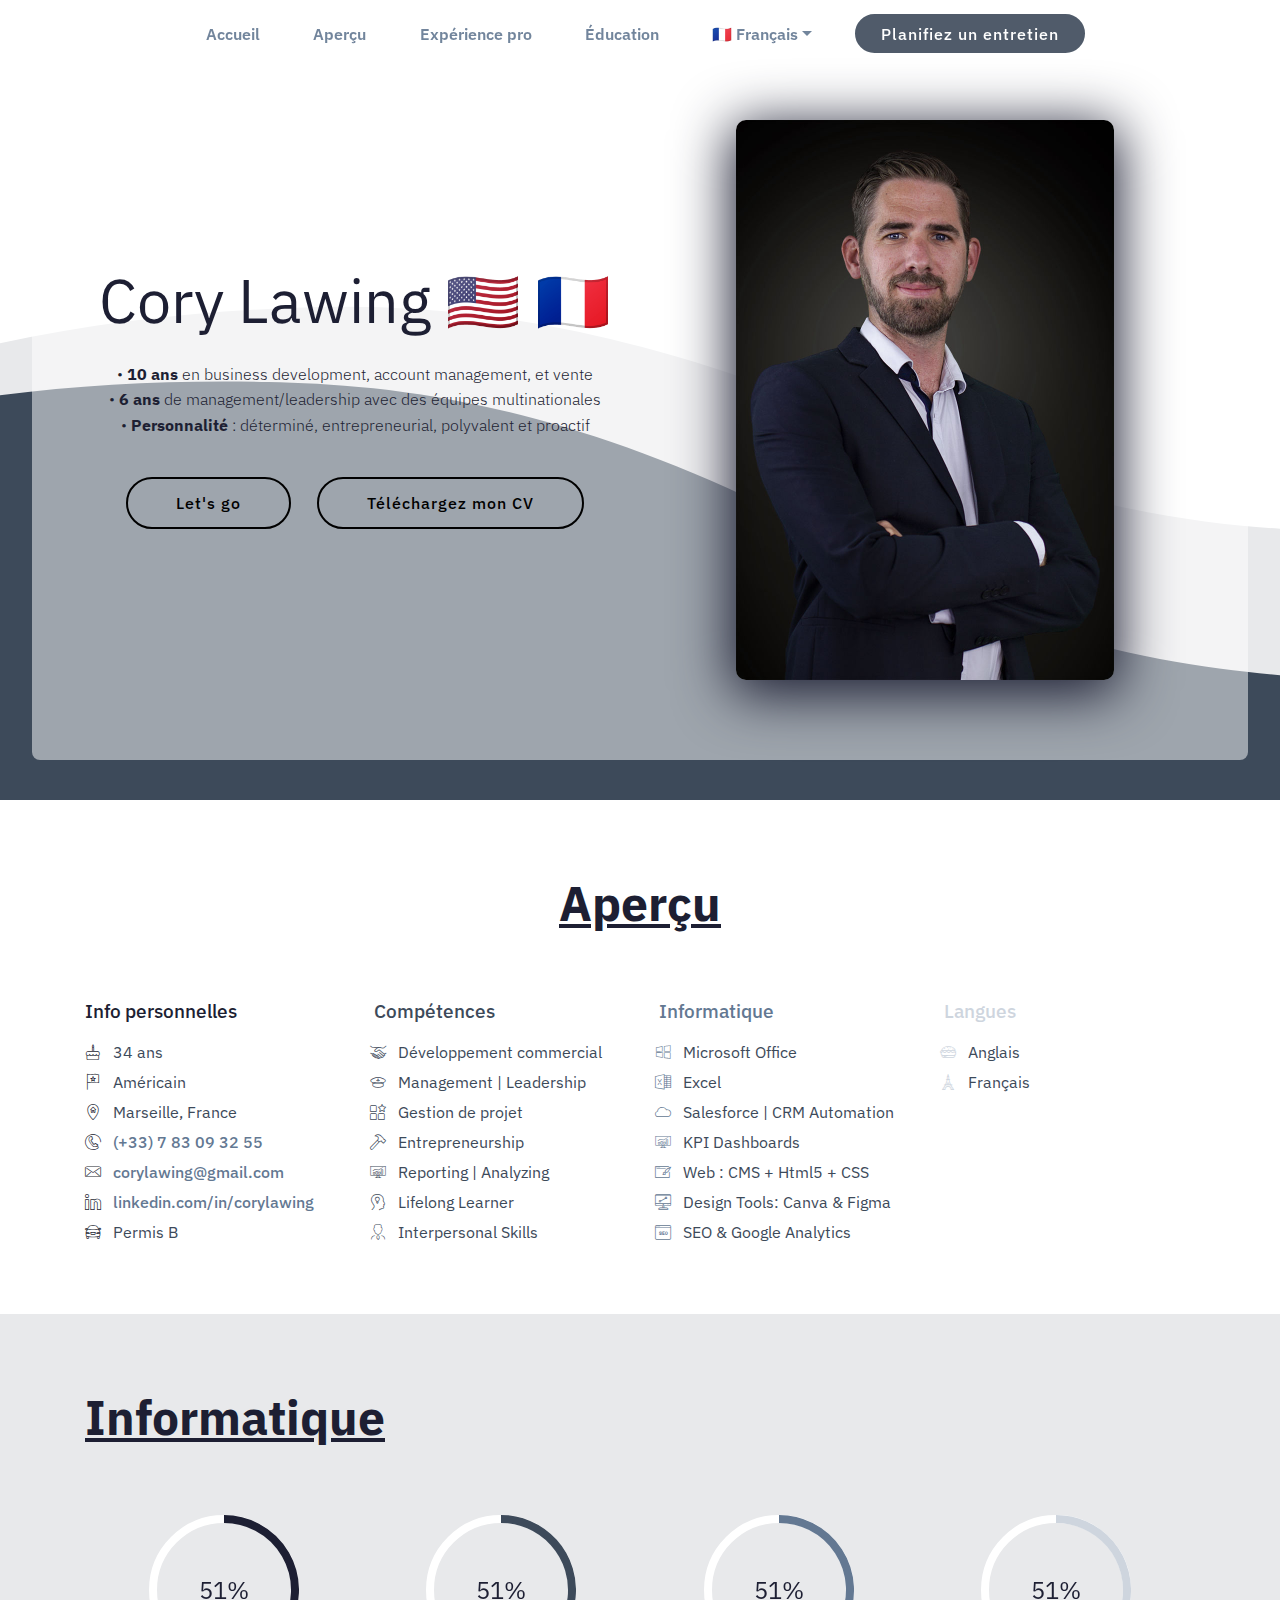
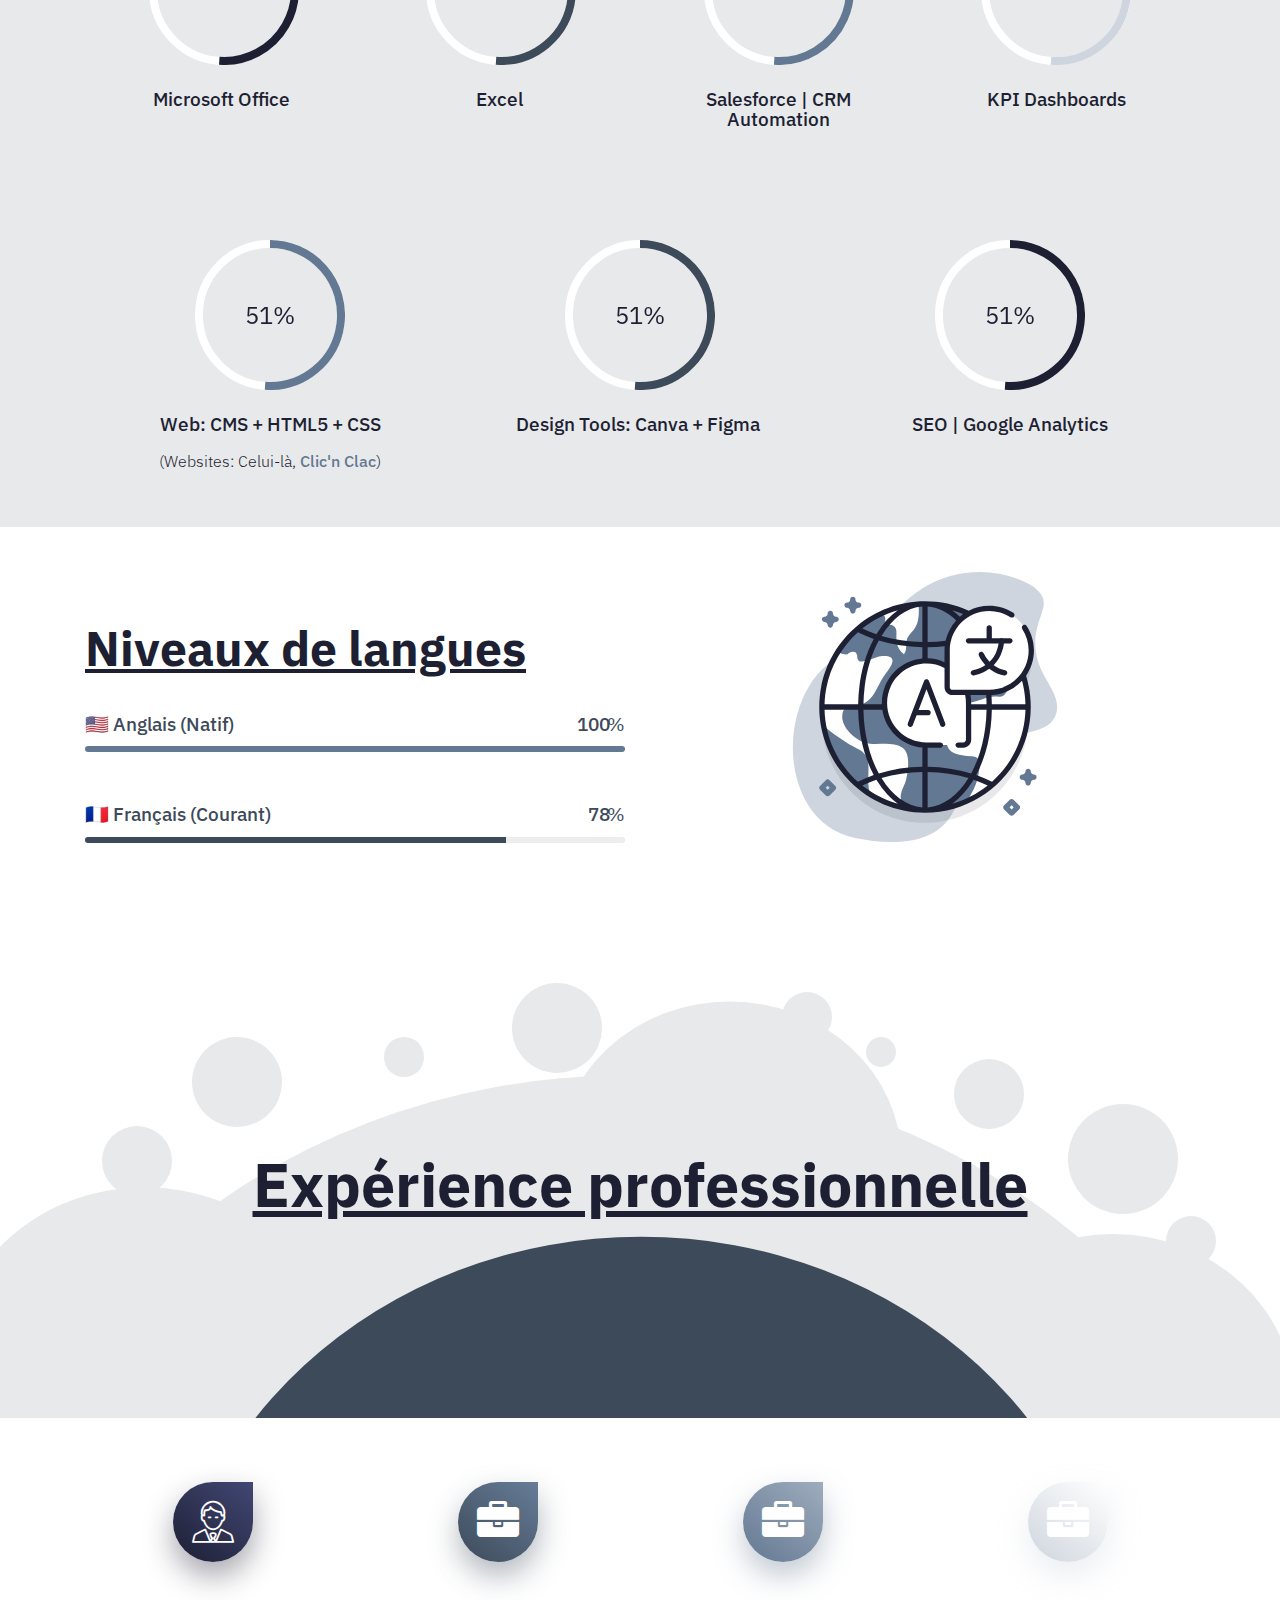
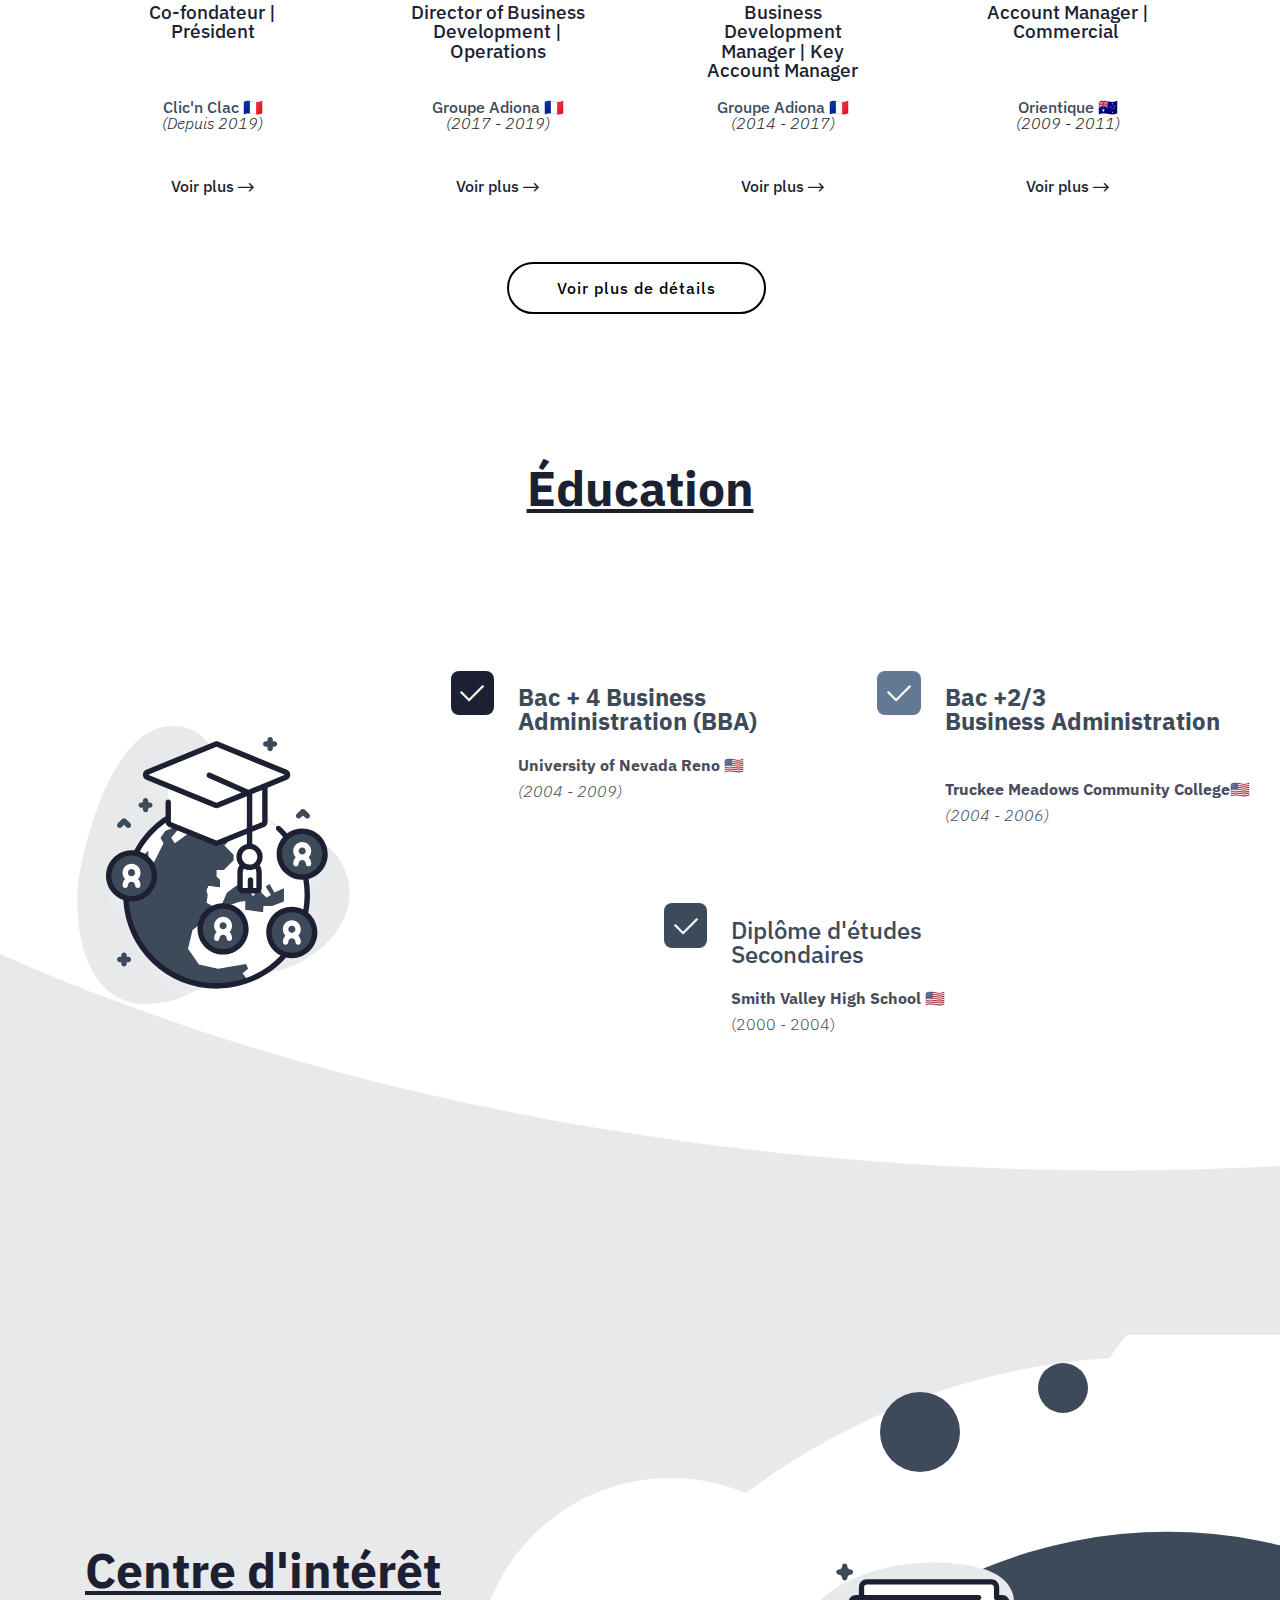
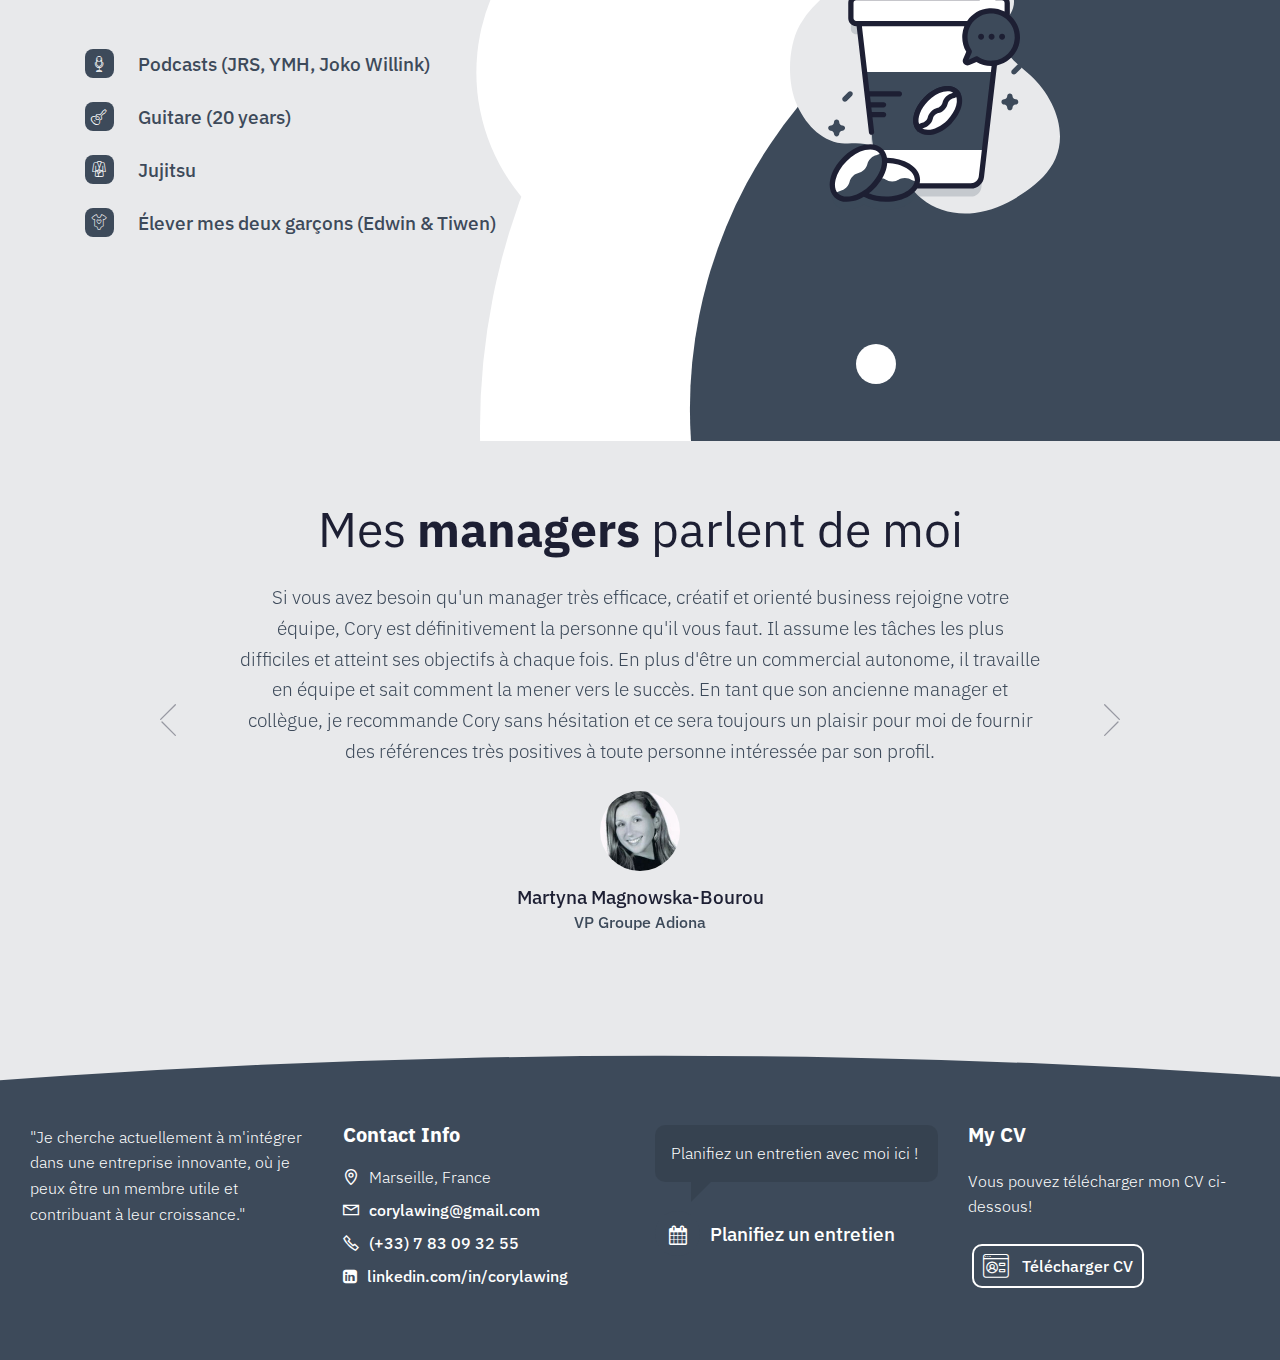
<file: index-fr.html>
<!DOCTYPE html>
<html lang="fr">
<head>

  <meta charset="UTF-8">
  <meta http-equiv="X-UA-Compatible" content="IE=edge">
  <meta name="viewport" content="width=device-width, initial-scale=1, minimum-scale=1">

  <meta property="og:type" content="article">
  <meta property="og:image" content="assets/images/index-meta.png">
  <meta property="og:title" content="Votre futur talent 👨">
  <meta property="og:description" content="Bonjour 👋, je m'appelle Cory Lawing et je cherche actuellement à contribuer à la croissance d'une entreprise innovante. Voilà mon web-cv.">
  <meta property="og:url" content="https://corylawing.github.io/online-cv/index-fr.html">
  <meta property="og:site_name" content="Votre futur talent 👨">
  <meta name="twitter:card" content="summary_large_image"/>
  <meta name="twitter:description" content="Bonjour 👋, je m'appelle Cory Lawing et je cherche actuellement à contribuer à la croissance d'une entreprise innovante. Voilà mon web-cv.">
  <meta name="twitter:image:src" content="assets/images/index-meta.png">
  <meta name="twitter:title" content="Votre futur talent 👨">
  <link rel="shortcut icon" href="assets/images/free-sample-by-wix-128x128.png" type="image/x-icon">
  <meta name="description" content="Bonjour 👋, je m'appelle Cory Lawing et je cherche actuellement à contribuer à la croissance d'une entreprise innovante. Voilà mon web-cv.">

  <meta http-equiv="content-language" content="fr">
  <link rel="canonical" href="https://corylawing.github.io/online-cv/index-fr.html" />
  <link rel="alternate" href="https://corylawing.github.io/online-cv/index-fr.html" hreflang="fr" />
  <link rel="alternate" href="https://corylawing.github.io/online-cv/index.html" hreflang="en" />

  <title>Votre futur talent 👨‍💼</title>
  <link rel="stylesheet" href="assets/web/assets/mobirise-icons2/mobirise2.css">
  <link rel="stylesheet" href="assets/web/assets/mobirise-icons/mobirise-icons.css">
  <link rel="stylesheet" href="assets/icon54/style.css">
  <link rel="stylesheet" href="assets/icon54-v2/style.css">
  <link rel="stylesheet" href="assets/icon54-v3/style.css">
  <link rel="stylesheet" href="assets/icon54-v4/style.css">
  <link rel="stylesheet" href="assets/icons-mind/style.css">
  <link rel="stylesheet" href="assets/font-awesome/css/font-awesome.css">
  <link rel="stylesheet" href="assets/tether/tether.min.css">
  <link rel="stylesheet" href="assets/bootstrap/css/bootstrap.min.css">
  <link rel="stylesheet" href="assets/bootstrap/css/bootstrap-grid.min.css">
  <link rel="stylesheet" href="assets/bootstrap/css/bootstrap-reboot.min.css">
  <link rel="stylesheet" href="assets/as-pie-progress/css/progress.min.css">
  <link rel="stylesheet" href="assets/dropdown/css/style.css">
  <link rel="stylesheet" href="assets/socicon/css/styles.css">
  <link rel="stylesheet" href="assets/theme/css/style.css">
  <link rel="preload" as="style" href="assets/mobirise/css/mbr-additional.css"><link rel="stylesheet" href="assets/mobirise/css/mbr-additional.css" type="text/css">




</head>
<body>

  <section class="menu cid-solTVY2udx" once="menu" id="menu04-2d">




    <nav class="navbar navbar-dropdown navbar-fixed-top navbar-expand-lg">
        <div class="navbar-brand">


        </div>
        <button class="navbar-toggler" type="button" data-toggle="collapse" data-target="#navbarSupportedContent" aria-controls="navbarNavAltMarkup" aria-expanded="false" aria-label="Toggle navigation">
            <div class="hamburger">
                <span></span>
                <span></span>
                <span></span>
                <span></span>
            </div>
        </button>
        <div class="collapse navbar-collapse" id="navbarSupportedContent">
            <ul class="navbar-nav nav-dropdown navbar-nav-top-padding" data-app-modern-menu="true"><li class="nav-item"><a class="nav-link link text-info text-primary display-4" href="index-fr.html" aria-expanded="false">
                        Accueil</a></li>
                <li class="nav-item"><a class="nav-link link text-info text-primary display-4" href="#title02-18" aria-expanded="false">Aperçu</a></li><li class="nav-item"><a class="nav-link link text-info text-primary display-4" href="#features8-1f" aria-expanded="false">
                        Expérience pro</a></li><li class="nav-item"><a class="nav-link link text-info text-primary display-4" href="#title02-1g" aria-expanded="false">Éducation</a></li><li class="nav-item dropdown"><a class="nav-link link dropdown-toggle text-info display-4" href="#" aria-expanded="false" data-toggle="dropdown-submenu">
                        🇫🇷 Français</a>
                    <div class="dropdown-menu">
                        <a class="dropdown-item text-info display-4" href="index.html" aria-expanded="false">🇺🇸 Anglais</a>
                        <a class="dropdown-item text-info display-4" href="#" aria-expanded="false"></a>
                        <a class="dropdown-item text-info display-4" href="#" aria-expanded="false"></a>
                    </div>
                </li></ul>
            <div class="navbar-buttons px-2 mbr-section-btn"><a class="btn btn-sm btn-success display-4" href="https://calendly.com/corylawing/your-future-talent" target="_blank">Planifiez un entretien</a></div>



        </div>
    </nav>
</section>

<section class="cid-soh6boEo2h" id="header03-17">






    <svg xmlns="http://www.w3.org/2000/svg" xmlns:xlink="http://www.w3.org/1999/xlink" width="1380" height="810px" viewBox="0 -8.992806499463768e-14 1380 810" preserveAspectRatio="xMidYMid meet">
        <rect id="svgEditorBackground" x="0" y="0" width="1380" height="810" style="fill: none; stroke: none;"></rect>
        <defs id="svgEditorDefs">
            <polygon id="svgEditorShapeDefs" style="fill:khaki;stroke:black;vector-effect:non-scaling-stroke;stroke-width:1px;"></polygon>
            <path id="svgEditorClosePathDefs" style="stroke:black;stroke-width:1px;fill:khaki;"></path>
        </defs>
        <path d="M15083.791600683318,645.6720847341486c496.6000000000058,747.7999999999951,1953.3704016668416,1862.6734725832403,2751.999999999978,1967.9999999999955s1884.300000000003,-198.89999999999964,2718.7056474818382,-552.6365690040448s1746.4898225846773,-519.9524548776521,2593.2943525181545,-567.3634309959566s2251,-23.399999999999636,4384,1520.0000000000032s3205.199999999997,1437.2000000000025,4047.9999999999854,1520.0000000000018s3305.000000000029,-270.2999999999993,4640.000000000029,-1152s74.60000000000582,3328.3000000000065,32,3792.0000000000073s-19509.4,4591.000000000004,-21087.999999999993,-128.00000000000182s-1679.5999999999913,-6358.300000000001,-80,-6400Z" style="stroke:black;fill:khaki;stroke-width:0px;" id="e12_areaS3" transform="matrix(0.0650006 -0.00123765 0.00123765 0.0650006 -995.543 317.589)"></path>
        <path d="M12434.469938292996,-979.2324603008726c496.600000000004,747.8000000000001,1953.3704016668398,1862.673472583247,2752.000000000018,1967.9999999999995s1884.2999999999865,-198.90000000000055,2718.7056474818364,-552.6365690040473s1746.4898225846846,-519.9524548776479,2593.2943525181618,-567.3634309959524s2251,-23.400000000001455,4384,1520s3205.199999999997,1437.1999999999962,4048,1519.9999999999955s3304.9999999999927,-270.3000000000011,4640,-1151.9999999999955s74.60000000000582,3328.3,32,3791.9999999999955s-19509.400000000023,4590.999999999997,-21088.000000000015,-127.99999999999818s-1679.5999999999985,-6358.300000000008,-80,-6400.0000000000055Z" style="stroke:black;fill:aqua;stroke-width:0px;" id="e19_areaS3" transform="matrix(0.0647268 0.00608646 -0.00608646 0.0647268 -823.261 331.266)"></path><text dy="-0.5em" style="fill:black;font-family:Arial;font-size:20px;" id="e14_texte" transform="matrix(0.0640454 0 0 0.0640454 -832.187 329.878)">
            <textPath id="e13_textPath" xlink:href="#e12_areaS3">T</textPath>
        </text>
    </svg>

    <div class="box"></div>

    <div class="container align-center">
        <div class="row">
            <div class="col-md-12 col-lg-6 py-4 m-auto">
                <h1 class="mbr-section-title mbr-regular pb-3 align-left mbr-fonts-style display-1">Cory Lawing 🇺🇸 🇫🇷<br></h1>

                <p class="mbr-text mbr-light pb-3 align-left mbr-fonts-style display-4">• <strong>10 ans</strong> en business development, account management, et vente <br>• <strong>6 ans</strong> de management/leadership avec des équipes multinationales<br>• <strong>Personnalité</strong> : déterminé, entrepreneurial, polyvalent et proactif<br></p>
                <div class="align-left mbr-section-btn"><a class="btn btn-md btn-primary-outline display-4" href="#title02-18">Let's go</a>
                    <a class="btn btn-md btn-secondary-outline display-4" href="assets/files/Cory-Lawing-Votrefuturtalent.pdf" target="_blank">Téléchargez mon CV</a></div>
            </div>

            <div class="col-lg-6 col-md-12 align-center">
                <img src="assets/images/39-756x1120.jpg" alt="Photo of Cory Lawing">

            </div>
        </div>



    </div>

</section>

<section class="cid-soh6brdIRb" id="title02-18">





    <div class="container align-center">
        <div class="row justify-content-md-start justify-content-md-center">
            <div class="mbr-white col-sm-12 col-md-10 col-lg-7">
                <h1 class="mbr-section-title mbr-regular align-center mbr-fonts-style display-2"><u><strong>Aperçu</strong></u></h1>



            </div>
        </div>
    </div>
</section>

<section class="cid-soh6bsIUMC" id="content04-19">





    <div class="container">
        <div class="row justify-content-center">



            <div class="col-6 col-md-3 col-lg-3 md-pb">

                <h3 class="col-title1 mbr-semibold pb-3 mbr-fonts-style display-7">Info personnelles&nbsp;</h3>
                <ul class="list">

                <li class="item-wrap align-left">
                        <span class="mbr-iconfont icon54-v4-birthday-cake-1" style="color: rgb(29, 31, 51); fill: rgb(29, 31, 51);"></span>
                        <h4 class="item1 mbr-regular mbr-fonts-style display-4">34 ans</h4>
                    </li><li class="item-wrap">
                        <span class="mbr-iconfont icon54-v2-star-flag" style="color: rgb(29, 31, 51); fill: rgb(29, 31, 51);"></span>
                        <h4 class="item1 mbr-regular mbr-fonts-style display-4">Américain</h4>
                    </li><li class="item-wrap">
                        <span class="mbr-iconfont icon54-v1-home-location" style="color: rgb(29, 31, 51); fill: rgb(29, 31, 51);"></span>
                        <h4 class="item1 mbr-regular mbr-fonts-style display-4">Marseille, France&nbsp;</h4>
                    </li><li class="item-wrap">
                        <span class="mbr-iconfont icon54-v2-telephone" style="color: rgb(29, 31, 51); fill: rgb(29, 31, 51);"></span>
                        <h4 class="item1 mbr-regular mbr-fonts-style display-4"><a href="tel:(+33) 7 83 09 32 55" class="text-info">(+33) 7 83 09 32 55</a></h4>
                    </li><li class="item-wrap">
                        <span class="mbr-iconfont icon54-v1-mail" style="color: rgb(29, 31, 51); fill: rgb(29, 31, 51);"></span>
                        <h4 class="item1 mbr-regular mbr-fonts-style display-4"><a href="mailto:corylawing@gmail.com" class="text-info">corylawing@gmail.com</a></h4>
                    </li><li class="item-wrap">
                        <span class="mbr-iconfont icon54-v1-linkedin" style="color: rgb(29, 31, 51); fill: rgb(29, 31, 51);"></span>
                        <h4 class="item1 mbr-regular mbr-fonts-style display-4"><a href="https://www.linkedin.com/in/corylawing" class="text-info">linkedin.com/in/corylawing</a></h4>
                    </li><li class="item-wrap">
                        <span class="mbr-iconfont icon54-v1-car-2" style="color: rgb(29, 31, 51); fill: rgb(29, 31, 51);"></span>
                        <h4 class="item1 mbr-regular mbr-fonts-style display-4">Permis B</h4>
                    </li></ul>

            </div>

             <div class="col-6 col-md-3 col-lg-3 md-pb">

                <h3 class="col-title2 mbr-semibold pb-3 mbr-fonts-style display-7">&nbsp;Compétences&nbsp;</h3>
                <ul class="list">

                <li class="item-wrap">
                        <span class="mbr-iconfont icon54-v4-handshake" style="color: rgb(61, 74, 90); fill: rgb(61, 74, 90);"></span>
                        <h4 class="item2 mbr-regular mbr-fonts-style display-4">Développement commercial</h4>
                    </li><li class="item-wrap">
                        <span class="mbr-iconfont icon54-v4-captin-hat" style="color: rgb(61, 74, 90); fill: rgb(61, 74, 90);"></span>
                        <h4 class="item2 mbr-regular mbr-fonts-style display-4">Management | Leadership</h4>
                    </li><li class="item-wrap">
                        <span class="mbr-iconfont mbri-features" style="color: rgb(61, 74, 90); fill: rgb(61, 74, 90);"></span>
                        <h4 class="item2 mbr-regular mbr-fonts-style display-4">Gestion de projet</h4>
                    </li><li class="item-wrap">
                        <span class="mbr-iconfont icon54-v2-hammer" style="color: rgb(61, 74, 90); fill: rgb(61, 74, 90);"></span>
                        <h4 class="item2 mbr-regular mbr-fonts-style display-4">Entrepreneurship&nbsp;</h4>
                    </li><li class="item-wrap">
                        <span class="mbr-iconfont imind-monitor-analytics" style="color: rgb(61, 74, 90); fill: rgb(61, 74, 90);"></span>
                        <h4 class="item2 mbr-regular mbr-fonts-style display-4">Reporting | Analyzing&nbsp;</h4>
                    </li><li class="item-wrap">
                        <span class="mbr-iconfont icon54-v2-profile-lightbulb" style="color: rgb(61, 74, 90); fill: rgb(61, 74, 90);"></span>
                        <h4 class="item2 mbr-regular mbr-fonts-style display-4">Lifelong Learner</h4>
                    </li><li class="item-wrap">
                        <span class="mbr-iconfont imind-talk-man" style="color: rgb(61, 74, 90); fill: rgb(61, 74, 90);"></span>
                        <h4 class="item2 mbr-regular mbr-fonts-style display-4">Interpersonal Skills</h4>
                    </li></ul>

            </div>


              <div class="col-6 col-md-3 col-lg-3">

                <h3 class="col-title3 mbr-semibold pb-3 mbr-fonts-style display-7">&nbsp;Informatique&nbsp;</h3>
                <ul class="list">

                <li class="item-wrap">
                        <span class="mbr-iconfont imind-windows-microsoft" style="color: rgb(99, 120, 146); fill: rgb(99, 120, 146);"></span>
                        <h4 class="item3 mbr-regular mbr-fonts-style display-4">Microsoft Office</h4>
                    </li><li class="item-wrap">
                        <span class="mbr-iconfont icon54-v1-excel" style="color: rgb(99, 120, 146); fill: rgb(99, 120, 146);"></span>
                        <h4 class="item3 mbr-regular mbr-fonts-style display-4">Excel</h4>
                    </li><li class="item-wrap">
                        <span class="mbr-iconfont icon54-v1-cloud2" style="color: rgb(99, 120, 146); fill: rgb(99, 120, 146);"></span>
                        <h4 class="item3 mbr-regular mbr-fonts-style display-4">Salesforce | CRM Automation</h4>
                    </li><li class="item-wrap">
                        <span class="mbr-iconfont imind-monitor-analytics" style="color: rgb(99, 120, 146); fill: rgb(99, 120, 146);"></span>
                        <h4 class="item3 mbr-regular mbr-fonts-style display-4">KPI Dashboards</h4>
                    </li><li class="item-wrap">
                        <span class="mbr-iconfont mbri-website-theme" style="color: rgb(99, 120, 146); fill: rgb(99, 120, 146);"></span>
                        <h4 class="item3 mbr-regular mbr-fonts-style display-4">Web : CMS + Html5 + CSS</h4>
                    </li><li class="item-wrap">
                        <span class="mbr-iconfont icon54-v1-digital-design" style="color: rgb(99, 120, 146); fill: rgb(99, 120, 146);"></span>
                        <h4 class="item3 mbr-regular mbr-fonts-style display-4">Design Tools: Canva &amp; Figma</h4>
                    </li><li class="item-wrap">
                        <span class="mbr-iconfont icon54-v3-seo-webpage" style="color: rgb(99, 120, 146); fill: rgb(99, 120, 146);"></span>
                        <h4 class="item3 mbr-regular mbr-fonts-style display-4">SEO &amp; Google Analytics</h4>
                    </li></ul>

            </div>

         <div class="col-6 col-md-3 col-lg-3">

                <h3 class="col-title4 mbr-semibold pb-3 mbr-fonts-style display-7">&nbsp;Langues&nbsp;</h3>
                <ul class="list">

                <li class="item-wrap">
                        <span class="mbr-iconfont icon54-v1-hamburger" style="color: rgb(206, 213, 222); fill: rgb(206, 213, 222);"></span>
                        <h4 class="item4 mbr-regular mbr-fonts-style display-4">Anglais&nbsp;</h4>
                    </li><li class="item-wrap">
                        <span class="mbr-iconfont icon54-v2-eiffel-tower" style="color: rgb(206, 213, 222); fill: rgb(206, 213, 222);"></span>
                        <h4 class="item4 mbr-regular mbr-fonts-style display-4">Français&nbsp;</h4>
                    </li></ul>

            </div>



        </div>
    </div>
</section>

<section class="cid-soh6bCF7hr" id="title01-1a">





    <div class="container align-center">
        <div class="row justify-content-md-start">
            <div class="mbr-white col-sm-12 col-md-10 col-lg-7">
                <h1 class="mbr-section-title mbr-regular align-left mbr-fonts-style display-2"><u><strong>Informatique</strong></u></h1>



            </div>
        </div>
    </div>
</section>

<section class="progress-bars3 cid-soh6bF2mlC" id="progress-bars02-1b">





    <div class="container">




        <div class="media-container-row">
            <div class="card p-3 align-center">
                <div class="wrap">
                    <div class="pie_progress progress1" role="progressbar" data-goal="100">
                        <p class="pie_progress__number number mbr-fonts-style display-5">100%</p>
                    </div>
                </div>
                <div class="mbr-crt-title pt-3">
                    <h4 class="card-title py-2 mbr-fonts-style display-7">Microsoft Office&nbsp;</h4>

                </div>
            </div>

            <div class="card p-3 align-center">
                <div class="wrap">
                    <div class="pie_progress progress2" role="progressbar" data-goal="80">
                        <p class="pie_progress__number number mbr-fonts-style display-5">80%</p>
                    </div>
                </div>
                <div class="mbr-crt-title pt-3">
                    <h4 class="card-title py-2 mbr-fonts-style display-7">
                        Excel&nbsp;</h4>

                </div>
            </div>

            <div class="card p-3 align-center">
                <div class="wrap">
                    <div class="pie_progress progress3" role="progressbar" data-goal="95">
                        <p class="pie_progress__number number mbr-fonts-style display-5">95%</p>
                    </div>
                </div>
                <div class="mbr-crt-title pt-3">
                    <h4 class="card-title py-2 mbr-fonts-style display-7">
                        Salesforce | CRM Automation</h4>

                </div>
            </div>

            <div class="card p-3 align-center">
                <div class="wrap">
                    <div class="pie_progress progress4" role="progressbar" data-goal="83">
                        <p class="pie_progress__number number mbr-fonts-style display-5">83%</p>
                    </div>
                </div>
                <div class="mbr-crt-title pt-3">
                    <h4 class="card-title py-2 mbr-fonts-style display-7">
                        KPI Dashboards</h4>

                </div>
            </div>


        </div>
    </div>
</section>

<section class="progress-bars3 cid-soh6bIwcH1" id="progress-bars02-1c">





    <div class="container">




        <div class="media-container-row">
            <div class="card p-3 align-center">
                <div class="wrap">
                    <div class="pie_progress progress1" role="progressbar" data-goal="81">
                        <p class="pie_progress__number number mbr-fonts-style display-5">81%</p>
                    </div>
                </div>
                <div class="mbr-crt-title pt-3">
                    <h4 class="card-title py-2 mbr-fonts-style display-7">Web: CMS + HTML5 + CSS</h4>
                    <h4 class="card-title py-0 mbr-fonts-style display-4">(Websites: Celui-là, <a href="https://www.clicnclac.com" class="text-info">Clic'n Clac</a>)</h4>

                </div>
            </div>

            <div class="card p-3 align-center">
                <div class="wrap">
                    <div class="pie_progress progress2" role="progressbar" data-goal="80">
                        <p class="pie_progress__number number mbr-fonts-style display-5">80%</p>
                    </div>
                </div>
                <div class="mbr-crt-title pt-3">
                    <h4 class="card-title py-2 mbr-fonts-style display-7">
                        Design Tools: Canva + Figma&nbsp;</h4>

                </div>
            </div>

            <div class="card p-3 align-center">
                <div class="wrap">
                    <div class="pie_progress progress3" role="progressbar" data-goal="81">
                        <p class="pie_progress__number number mbr-fonts-style display-5">95%</p>
                    </div>
                </div>
                <div class="mbr-crt-title pt-3">
                    <h4 class="card-title py-2 mbr-fonts-style display-7">
                        SEO | Google Analytics</h4>

                </div>
            </div>




        </div>
    </div>
</section>

<section class="progress-bars1 cid-soh6bMsoa6" id="progress-bars01-1d">





    <div class="container">
        <div class="row">
            <div class="col-lg-6 mbr-flex col-md-12">

                <div class="mbr-m-auto py-5">
                    <h2 class="mbr-section-title pb-4 mbr-regular mbr-fonts-style display-2">

                        <div><strong><u>Niveaux de langues</u></strong></div>
                    </h2>



                    <div class="progress_elements">
                        <div class="progress1 pb-5">
                            <div class="title-wrap">
                                <div class="progressbar-title mbr-semibold mbr-fonts-style display-7">
                                    <p>🇺🇸 Anglais (Natif)&nbsp;</p>
                                </div>
                                <div class="progress_value mbr-fonts-style display-7">
                                    <div class="progressbar-number mbr-semibold"></div>
                                    <span>%</span>
                                </div>
                            </div>
                            <progress class="progress progress-primary" max="100" value="100">
                            </progress>
                        </div>

                        <div class="progress2 pb-5">
                            <div class="title-wrap">
                                <div class="progressbar-title mbr-semibold mbr-fonts-style display-7">
                                    <p>🇫🇷 Français (Courant)</p>
                                </div>
                                <div class="progress_value mbr-fonts-style display-7">
                                    <div class="progressbar-number mbr-semibold"></div>
                                    <span>%</span>
                                </div>
                            </div>
                            <progress class="progress progress-primary" max="100" value="78">
                            </progress>
                        </div>




                    </div>

                </div>





            </div>
            <div class="col-lg-6 col-md-12 align-center">
                <img src="assets/images/translate.svg" alt="Icon for Languages">

            </div>
        </div>
    </div>
</section>

<section class="header1 cid-soh6bNN0g7" id="header10-1e">






    <svg class="svg1" xmlns="http://www.w3.org/2000/svg" xmlns:xlink="http://www.w3.org/1999/xlink" width="1380px" height="810px" viewBox="0 0  1380 810" preserveAspectRatio="xMidYMid meet">
        <rect id="svgEditorBackground" x="0" y="0" width="1380" height="810" style="fill: none; stroke: none;"></rect>
        <circle id="e1_circle" cx="309" cy="433" style="fill:aqua;stroke:black;stroke-width:0px;" r="149.486"></circle>
        <circle id="e3_circle" cx="679" cy="707" style="fill: aqua; stroke-width: 0px;stroke:black;" r="516.715">
        </circle>
        <circle id="e4_circle" cx="759" cy="261" style="fill:aqua;stroke:black;stroke-width:0px;" r="132.2459829258">
        </circle>
        <circle id="e5_circle" cx="1054" cy="462" style="fill:aqua;stroke:black;stroke-width:0px;" r="139.413"></circle>
        <circle id="e6_circle" cx="691" cy="692" style="fill:khaki;stroke:black;stroke-width:0px;" r="367.214"></circle>
    </svg>

    <div class="round round1 rev"></div>
    <div class="round round2 rev"></div>
    <div class="round round3"></div>
    <div class="round round4 rev"></div>
    <div class="round round5"></div>
    <div class="round round6 rev"></div>
    <div class="round round7"></div>
    <div class="round round8 rev"></div>
    <div class="round round9 rev"></div>
    <div class="round round10"></div>
    <div class="round round11"></div>

    <div class="container">
        <div class="row justify-content-md-center">


            <div class="col-md-10 align-center">
                <h1 class="mbr-section-title mbr-regular pb-2 mbr-fonts-style display-1"><strong><u>Expérience professionnelle</u></strong></h1>



            </div>
        </div>
    </div>

</section>

<section class="features8 firmm4_features8 cid-soh6bOxxbO" id="features8-1f">





    <div class="container">
        <div class="row">

            <div class="col-12 col-md-12 col-lg-12">
                <div class="row">
                    <div class="col-12 col-md-6 item col-lg-3">
                        <div class="card_wrapper text-center">
                            <div class="icon_block">
                                <div class="iconfont-wrapper">
                                    <span class="mbr-iconfont mbr-iconfont-1 icon54-v1-business-man"></span>
                                    <div class="shape_1 shape"></div>
                                    <div class="shape_2 shape"></div>
                                    <div class="shape_3 shape"></div>
                                    <div class="shape_4 shape"></div>
                                </div>
                            </div>
                            <h5 class="card_title mbr-fonts-style display-7">Co-fondateur | Président<br><br><br></h5>
                            <p class="card_text mbr-fonts-style display-4"><strong><a href="https://www.clicnclac.com" class="text-success">Clic'n Clac 🇫🇷</a></strong><br><em>(Depuis 2019)</em><br><br><br></p>
                            <p class="card_link mbr-fonts-style display-4"><a href="index.html" class="text-secondary"></a><a href="experience-fr.html" class="text-primary">Voir plus</a><span class="mobi-mbri mobi-mbri-right mbr-iconfont"></span></p>
                        </div>
                    </div>

                    <div class="col-12 col-md-6 item col-lg-3">
                        <div class="card_wrapper text-center">
                            <div class="icon_block">
                                <div class="iconfont-wrapper">
                                    <span class="mbr-iconfont mbr-iconfont-1 fa-briefcase fa"></span>
                                    <div class="shape_1 shape"></div>
                                    <div class="shape_2 shape"></div>
                                    <div class="shape_3 shape"></div>
                                    <div class="shape_4 shape"></div>
                                </div>
                            </div>
                            <h5 class="card_title mbr-fonts-style display-7">Director of Business Development | Operations<br><br></h5>
                            <p class="card_text mbr-fonts-style display-4"><strong><a href="https://www.myinternshipabroad.com" class="text-success">Groupe Adiona 🇫🇷</a></strong><br><em>(2017 - 2019)</em><br><br><br></p>
                            <p class="card_link mbr-fonts-style display-4"><a href="index.html" class="text-secondary"></a><a href="experience-fr.html" class="text-primary">Voir plus</a><span class="mobi-mbri mobi-mbri-right mbr-iconfont"></span></p>
                        </div>
                    </div>

                    <div class="col-12 col-md-6 item col-lg-3">
                        <div class="card_wrapper text-center">
                            <div class="icon_block">
                                <div class="iconfont-wrapper">
                                    <span class="mbr-iconfont mbr-iconfont-1 fa-briefcase fa"></span>
                                    <div class="shape_1 shape"></div>
                                    <div class="shape_2 shape"></div>
                                    <div class="shape_3 shape"></div>
                                    <div class="shape_4 shape"></div>
                                </div>
                            </div>
                            <h5 class="card_title mbr-fonts-style display-7">Business Development Manager | Key Account Manager<br></h5>
                            <p class="card_text mbr-fonts-style display-4"><strong><a href="https://www.myinternshipabroad.com" class="text-success">Groupe Adiona 🇫🇷</a></strong><br><em>(2014 - 2017)</em><br><br><em><br></em></p>
                            <p class="card_link mbr-fonts-style display-4"><a href="index.html" class="text-secondary"></a><a href="experience-fr.html" class="text-primary">Voir plus</a><span class="mobi-mbri mobi-mbri-right mbr-iconfont"></span></p>
                        </div>
                    </div>

                    <div class="col-12 col-md-6 item col-lg-3">
                        <div class="card_wrapper text-center">
                            <div class="icon_block">
                                <div class="iconfont-wrapper">
                                    <span class="mbr-iconfont mbr-iconfont-1 fa-briefcase fa"></span>
                                    <div class="shape_1 shape"></div>
                                    <div class="shape_2 shape"></div>
                                    <div class="shape_3 shape"></div>
                                    <div class="shape_4 shape"></div>
                                </div>
                            </div>
                            <h5 class="card_title mbr-fonts-style display-7">Account Manager | Commercial&nbsp;<br><br><br></h5>
                            <p class="card_text mbr-fonts-style display-4"><strong><a href="https://www.orientique.com.au/" class="text-success">Orientique</a></strong><a href="https://www.orientique.com.au/" class="text-primary"> 🇦🇺</a><br><em>(2009 - 2011)</em><em><br></em><br><br></p>
                            <p class="card_link mbr-fonts-style display-4"><a href="index.html" class="text-secondary"></a><a href="experience-fr.html" class="text-primary">Voir&nbsp;plus</a><span class="mobi-mbri mobi-mbri-right mbr-iconfont"></span></p>
                        </div>
                    </div>
                    <div class="mbr-section-btn text-center"><a class="btn btn-md btn-secondary-outline display-4" href="experience-fr.html">Voir plus de détails</a></div>
                </div>
            </div>
        </div>
    </div>
</section>

<section class="cid-soh6bQQvJy" id="title02-1g">





    <div class="container align-center">
        <div class="row justify-content-md-start justify-content-md-center">
            <div class="mbr-white col-sm-12 col-md-10 col-lg-7">
                <h1 class="mbr-section-title mbr-regular align-center mbr-fonts-style display-2"><u><strong>Éducation</strong></u></h1>



            </div>
        </div>
    </div>
</section>

<section class="features1 cid-soh6bSh3jv" id="features05-1h">





    <svg xmlns="http://www.w3.org/2000/svg" xmlns:xlink="http://www.w3.org/1999/xlink" width="1380px" height="760px" viewBox="0 0  1380 760" preserveAspectRatio="xMidYMid meet">
        <rect id="svgEditorBackground" x="0" y="0" width="1380" height="760" style="fill: none; stroke: none;"></rect>
        <ellipse id="e1_ellipse" cx="411" cy="-89" style="fill:khaki;stroke:black;stroke-width:0px;" rx="842" ry="677" transform="matrix(1.10937 0 0 1.10937 -41.7954 -68.1567)"></ellipse>
    </svg>

    <div class="container">

        <div class="row justify-content-center">



            <div class="col-12 col-md-8 col-lg-4 m-auto align-center">
                <img src="assets/images/learning.svg" alt="Icon with the globe and a graduation cap on top of it">
            </div>



            <div class="col-12 col-md-12 col-lg-8">

                <div class="row justify-content-center">
                    <div class="card p-3 col-12 col-md-8 col-lg-6">
                        <div class="card-img pt-1">
                            <span class="mbr-iconfont img1 mobi-mbri-success mobi-mbri"></span>
                        </div>
                        <div class="card-box">
                            <h4 class="card-title align-left py-2 mbr-fonts-style display-5"><strong>Bac + 4  Business Administration (BBA)</strong></h4>
                            <p class="mbr-text align-left mbr-fonts-style display-4"><strong>University of Nevada Reno</strong> 🇺🇸<br><em>(2004 - 2009)</em><br><br></p>
                        </div>
                    </div>

                    <div class="card p-3 col-12 col-md-8 col-lg-6">
                        <div class="card-img pt-1">
                            <span class="mbr-iconfont img2 mobi-mbri-success mobi-mbri"></span>
                        </div>
                        <div class="card-box">
                            <h4 class="card-title align-left py-2 mbr-fonts-style display-5"><strong>Bac +2/3 Business&nbsp;Administration</strong><br><strong><br></strong></h4>
                            <p class="mbr-text align-left mbr-fonts-style display-4"><strong>Truckee Meadows Community College</strong>🇺🇸<br><em>(2004 - 2006)</em><br></p>
                        </div>
                    </div>

                    <div class="card p-3 col-12 col-md-8 col-lg-6">
                        <div class="card-img pt-1">
                            <span class="mbr-iconfont img3 mobi-mbri-success mobi-mbri"></span>
                        </div>
                        <div class="card-box">
                            <h4 class="card-title align-left py-2 mbr-fonts-style display-5">Diplôme d'études Secondaires</h4>
                            <p class="mbr-text align-left mbr-fonts-style display-4"><strong>Smith Valley High School</strong> 🇺🇸<br>(2000 - 2004)</p>
                        </div>
                    </div>


                </div>
            </div>
        </div>
    </div>

</section>

<section class="features1 cid-soh6bUEukI" id="features010-1i">





    <svg class="svg1" xmlns="http://www.w3.org/2000/svg" xmlns:xlink="http://www.w3.org/1999/xlink" width="1380px" height="810px" viewBox="0 0  1380 810" preserveAspectRatio="xMidYMid meet">
        <rect id="svgEditorBackground" x="0" y="0" width="1380" height="810" style="fill: none; stroke: none;"></rect>
        <circle id="e1_circle" cx="309" cy="433" style="fill:aqua;stroke:black;stroke-width:0px;" r="149.486"></circle>
        <circle id="e3_circle" cx="679" cy="707" style="fill: aqua; stroke-width: 0px;stroke:black;" r="516.715">
        </circle>
        <circle id="e4_circle" cx="759" cy="261" style="fill:aqua;stroke:black;stroke-width:0px;" r="132.2459829258">
        </circle>
        <circle id="e5_circle" cx="1054" cy="462" style="fill:aqua;stroke:black;stroke-width:0px;" r="139.413"></circle>
        <circle id="e6_circle" cx="691" cy="692" style="fill:khaki;stroke:black;stroke-width:0px;" r="367.214"></circle>
    </svg>

    <div class="round round1"></div>
    <div class="round round2 rev"></div>
    <div class="round round3"></div>

    <div class="container">

        <div class="row justify-content-center">

            <div class="col-12 col-md-12 col-lg-6">



                <div class="item">
                    <h2 class="title align-left mbr-regular pb-3 mbr-fonts-style display-2"><strong><u>Centre d'intérêt</u></strong></h2>
                </div>

                <div class="item">
                    <div class="card-img">
                        <span class="mbr-iconfont img1 icon54-v1-microphone-2"></span>
                    </div>
                    <div class="card-box">
                        <h4 class="card-title align-left mbr-fonts-style display-7">
                            Podcasts (JRS, YMH, Joko Willink)</h4>

                    </div>
                </div>

                <div class="item">
                    <div class="card-img">
                        <span class="mbr-iconfont img1 icon54-v1-guitar"></span>
                    </div>
                    <div class="card-box">
                        <h4 class="card-title align-left mbr-fonts-style display-7">Guitare (20 years)</h4>

                    </div>
                </div>

                <div class="item">
                    <div class="card-img">
                        <span class="mbr-iconfont img1 icon54-v1-bath-robe"></span>
                    </div>
                    <div class="card-box">
                        <h4 class="card-title align-left mbr-fonts-style display-7">

                            Jujitsu&nbsp;</h4>

                    </div>
                </div>

                <div class="item">
                    <div class="card-img">
                        <span class="mbr-iconfont img1 imind-baby-clothes"></span>
                    </div>
                    <div class="card-box">
                        <h4 class="card-title align-left mbr-fonts-style display-7">Élever mes deux garçons (Edwin &amp; Tiwen)</h4>

                    </div>
                </div>
            </div>

            <div class="col-12 col-md-12 col-lg-6 m-auto align-center">
                <img src="assets/images/coffee-cup.svg" alt="Icon coffee mug and grains ">
            </div>



        </div>
    </div>

</section>

<section class="carousel slide testimonials-slider cid-soh6bWjwWn" id="testimonials-slider01-1j">





    <div class="container text-center">

        <div class="carousel slide" data-ride="carousel" role="listbox">
            <div class="carousel-inner">




            <div class="carousel-item">






                    <div class="col-md-12 col-lg-12">
                        <h1 class="mbr-section-title mbr-regular pb-3 align-center mbr-fonts-style display-2">Mes <strong>managers</strong> parlent de moi</h1>

                        <p class="mbr-text mbr-light pb-4 align-center mbr-fonts-style box display-7">
                            Si vous avez besoin qu'un manager très efficace, créatif et orienté business rejoigne votre équipe, Cory est définitivement la personne qu'il vous faut. Il assume les tâches les plus difficiles et atteint ses objectifs à chaque fois. En plus d'être un commercial autonome, il travaille en équipe et sait comment la mener vers le succès. En tant que son ancienne manager et collègue, je recommande Cory sans hésitation et ce sera toujours un plaisir pour moi de fournir des références très positives à toute personne intéressée par son profil.</p>

                        <div class="author-box">

                            <div class="img-box">
                                <img class="face" src="assets/images/martyna-160x160.jpg" alt="Photo of Martyna">
                            </div>

                            <div class="author mbr-m-auto">
                                <h3 class="mbr-semibold pb-2 mbr-fonts-style display-7">Martyna Magnowska-Bourou</h3>
                                <h4 class="mbr-semibold mbr-fonts-style display-4">VP Groupe Adiona</h4>
                            </div>
                        </div>


                    </div>

















                </div><div class="carousel-item">






                    <div class="col-md-12 col-lg-12">
                        <h1 class="mbr-section-title mbr-regular pb-3 align-center mbr-fonts-style display-2">Mes <strong>équipes</strong> parlent de moi</h1>

                        <p class="mbr-text mbr-light pb-4 align-center mbr-fonts-style box display-7">Pendant plus de 2 ans, j'ai eu la chance de travailler avec Cory au sein du Groupe Adiona. Cory est un manager très disponible, à l'écoute de ses collaborateurs et dont la priorité est de faire monter en compétences ses équipes. C'était un réel plaisir d'évoluer à ses côtés. En plus d'être un team leader de confiance et très impliqué dans ses projets, il est aussi fun et mobilisateur !</p>

                        <div class="author-box">

                            <div class="img-box">
                                <img class="face" src="assets/images/lea-gaillard-160x160.jpg" alt="Photo of Léa">
                            </div>

                            <div class="author mbr-m-auto">
                                <h3 class="mbr-semibold pb-2 mbr-fonts-style display-7">Léa Gaillard</h3>
                                <h4 class="mbr-semibold mbr-fonts-style display-4">VIE Manager - Groupe Adiona</h4>
                            </div>
                        </div>


                    </div>

















                </div><div class="carousel-item">






                    <div class="col-md-12 col-lg-12">
                        <h1 class="mbr-section-title mbr-regular pb-3 align-center mbr-fonts-style display-2">Mes <strong>clients</strong> parlent de moi</h1>

                        <p class="mbr-text mbr-light pb-4 align-center mbr-fonts-style box display-7">
                            Ce fut un plaisir de travailler avec Cory. Un professionnel... au top. Mon programme ne serait pas un succès s'il n'y avait pas Cory Lawing.</p>

                        <div class="author-box">

                            <div class="img-box">
                                <img class="face" src="assets/images/1611267832218-160x160.jpg" alt="Photo of Christopher">
                            </div>

                            <div class="author mbr-m-auto">
                                <h3 class="mbr-semibold pb-2 mbr-fonts-style display-7">Christopher Bissonnette</h3>
                                <h4 class="mbr-semibold mbr-fonts-style display-4">Managing Director - Mass Mutual</h4>
                            </div>
                        </div>


                    </div>

















                </div></div>

            <div class="carousel-controls">
                <a class="carousel-control-prev" role="button" data-slide="prev">
                    <span aria-hidden="true" class="mbri-arrow-prev mbr-iconfont"></span>
                    <span class="sr-only">Previous</span>
                </a>

                <a class="carousel-control-next" role="button" data-slide="next">
                    <span aria-hidden="true" class="mbri-arrow-next mbr-iconfont"></span>
                    <span class="sr-only">Next</span>
                </a>
            </div>
        </div>
    </div>
</section>

<section class="cid-soh6bYfSH7" id="footer02-1k">






    <svg xmlns="http://www.w3.org/2000/svg" xmlns:xlink="http://www.w3.org/1999/xlink" width="1380px" height="760px" viewBox="0 0 1380 760" preserveAspectRatio="xMidYMid meet">
        <defs id="svgEditorDefs">
            <polygon id="svgEditorShapeDefs" style="fill:khaki;stroke:black;vector-effect:non-scaling-stroke;stroke-width:0px;"></polygon>
        </defs>
        <rect id="svgEditorBackground" x="0" y="0" width="1380" height="760" style="fill: none; stroke: none;"></rect>
        <path d="M0.3577131120350206,0.819491525482845h-1.5000000000000355ZM0.3577131120350206,-3.1805084745172603h-1.5000000000000355ZM-0.14228688796500222,-4.180508474517258h5.000000000000002a5,5,0,0,1,0,6.00000000000003h-5.000000000000025a5,5,0,0,0,0,-6.00000000000003ZM5.8577131120349835,-1.1805084745172634h1.0000000000000249Z" style="fill:khaki; stroke:black; vector-effect:non-scaling-stroke;stroke-width:0px;" id="e2_shape" transform="matrix(1.01506 82.3743 -245.478 0.34062 392.311 526.125)"></path>
    </svg>


    <div class="container">
        <div class="media-container-row content text-white">
            <div class="col-12 col-md-6 col-lg-3">


                <p class="mbr-text align-left text1 mbr-fonts-style display-4">"Je cherche actuellement à m'intégrer dans une entreprise innovante, où je peux être un membre utile et contribuant à leur croissance."</p>




            </div>
            <div class="col-12 col-md-6 col-lg-3 mbr-fonts-style display-4">
                <h5 class="pb-3 align-left"><strong>
                    Contact Info
                </strong></h5>


                <div class="item">
                    <div class="card-img"><span class="mbr-iconfont img1 mobi-mbri-map-pin mobi-mbri"></span>
                    </div>
                    <div class="card-box">
                        <h4 class="item-title align-left mbr-fonts-style display-4">Marseille, France</h4>
                    </div>
                </div>

                <div class="item">
                    <div class="card-img"><span class="mbr-iconfont img1 mobi-mbri-letter mobi-mbri"></span></div>
                    <div class="card-box">
                        <h4 class="item-title align-left mbr-fonts-style display-4"><a href="mailto:corylawing@gmail.com" class="text-white">corylawing@gmail.com</a></h4>
                    </div>
                </div>

                <div class="item">
                    <div class="card-img"><span class="mbr-iconfont img1 mobi-mbri-phone mobi-mbri"></span>
                    </div>
                    <div class="card-box">
                        <h4 class="item-title align-left mbr-fonts-style display-4">
                            <a href="tel:+33 7 83 09 32 55" class="text-white">(+33) 7 83 09 32 55</a></h4>
                    </div>
                </div>

                <div class="item">
                    <div class="card-img"><span class="mbr-iconfont img1 fa-linkedin-square fa"></span>
                    </div>
                    <div class="card-box">
                        <h4 class="item-title align-left mbr-fonts-style display-4"><a href="https://www.linkedin.com/in/corylawing" class="text-white">linkedin.com/in/corylawing</a></h4>
                    </div>
                </div>




            </div>
            <div class="col-12 col-md-6 col-lg-3 mbr-fonts-style display-7">

                <p class="mbr-text quote align-left mbr-fonts-style display-4">Planifiez un entretien avec moi ici !</p>

                <div class="item">
                    <div class="card-img2"><span class="mbr-iconfont ico2 fa-calendar fa" style="color: rgb(255, 255, 255); fill: rgb(255, 255, 255);"></span></div>
                    <div class="card-box">
                        <h4 class="theme align-left mbr-fonts-style display-7"><strong><a href="https://calendly.com/corylawing/your-future-talent" target="_blank" class="text-white">Planifiez un entretien</a></strong></h4>
                    </div>
                </div>
            </div>
            <div class="col-12 col-md-6 col-lg-3 mbr-fonts-style display-7">
                <h5 class="pb-3 align-left"><strong>My CV</strong></h5>
                <p class="mbr-text align-left text2 mbr-fonts-style display-4">Vous pouvez télécharger mon CV ci-dessous!<br></p>

                <div class="mbr-section-btn align-left"><a class="btn btn-md btn-white-outline display-4" href="assets/files/Cory-Lawing-Votrefuturtalent.pdf" target="_blank"><span class="icon54-v2-profile-app mbr-iconfont mbr-iconfont-btn"></span>Télécharger CV</a></div>

            </div>
        </div>


    </div>
</section>


<script src="assets/web/assets/jquery/jquery.min.js"></script>
  <script src="assets/popper/popper.min.js"></script>
  <script src="assets/tether/tether.min.js"></script>
  <script src="assets/bootstrap/js/bootstrap.min.js"></script>
  <script src="assets/smoothscroll/smooth-scroll.js"></script>
  <script src="assets/as-pie-progress/jquery-as-pie-progress.min.js"></script>
  <script src="assets/bootstrapcarouselswipe/bootstrap-carousel-swipe.js"></script>
  <script src="assets/mbr-testimonials-slider/mbr-testimonials-slider.js"></script>
  <script src="assets/dropdown/js/nav-dropdown.js"></script>
  <script src="assets/dropdown/js/navbar-dropdown.js"></script>
  <script src="assets/touchswipe/jquery.touch-swipe.min.js"></script>
  <script src="assets/theme/js/script.js"></script>



</body>
</html>
</file>
<file: assets/web/assets/mobirise-icons2/mobirise2.css>
@font-face {
  font-family: 'Moririse2';
  font-display: swap;
  src:  url('mobirise2.eot?f2bix4');
  src:  url('mobirise2.eot?f2bix4#iefix') format('embedded-opentype'),
    url('mobirise2.ttf?f2bix4') format('truetype'),
    url('mobirise2.woff?f2bix4') format('woff'),
    url('mobirise2.svg?f2bix4#mobirise2') format('svg');
  font-weight: normal;
  font-style: normal;
}

[class^="mobi-"], [class*=" mobi-"] {
  /* use !important to prevent issues with browser extensions that change fonts */
  font-family: 'Moririse2' !important;
  speak: none;
  font-style: normal;
  font-weight: normal;
  font-variant: normal;
  text-transform: none;
  line-height: 1;

  /* Better Font Rendering =========== */
  -webkit-font-smoothing: antialiased;
  -moz-osx-font-smoothing: grayscale;
}

.mobi-mbri-add-submenu:before {
  content: "\e900";
}
.mobi-mbri-alert:before {
  content: "\e901";
}
.mobi-mbri-align-center:before {
  content: "\e902";
}
.mobi-mbri-align-justify:before {
  content: "\e903";
}
.mobi-mbri-align-left:before {
  content: "\e904";
}
.mobi-mbri-align-right:before {
  content: "\e905";
}
.mobi-mbri-android:before {
  content: "\e906";
}
.mobi-mbri-apple:before {
  content: "\e907";
}
.mobi-mbri-arrow-down:before {
  content: "\e908";
}
.mobi-mbri-arrow-next:before {
  content: "\e909";
}
.mobi-mbri-arrow-prev:before {
  content: "\e90a";
}
.mobi-mbri-arrow-up:before {
  content: "\e90b";
}
.mobi-mbri-bold:before {
  content: "\e90c";
}
.mobi-mbri-bookmark:before {
  content: "\e90d";
}
.mobi-mbri-bootstrap:before {
  content: "\e90e";
}
.mobi-mbri-briefcase:before {
  content: "\e90f";
}
.mobi-mbri-browse:before {
  content: "\e910";
}
.mobi-mbri-bulleted-list:before {
  content: "\e911";
}
.mobi-mbri-calendar:before {
  content: "\e912";
}
.mobi-mbri-camera:before {
  content: "\e913";
}
.mobi-mbri-cart-add:before {
  content: "\e914";
}
.mobi-mbri-cart-full:before {
  content: "\e915";
}
.mobi-mbri-cash:before {
  content: "\e916";
}
.mobi-mbri-change-style:before {
  content: "\e917";
}
.mobi-mbri-chat:before {
  content: "\e918";
}
.mobi-mbri-clock:before {
  content: "\e919";
}
.mobi-mbri-close:before {
  content: "\e91a";
}
.mobi-mbri-cloud:before {
  content: "\e91b";
}
.mobi-mbri-code:before {
  content: "\e91c";
}
.mobi-mbri-contact-form:before {
  content: "\e91d";
}
.mobi-mbri-credit-card:before {
  content: "\e91e";
}
.mobi-mbri-cursor-click:before {
  content: "\e91f";
}
.mobi-mbri-cust-feedback:before {
  content: "\e920";
}
.mobi-mbri-database:before {
  content: "\e921";
}
.mobi-mbri-delivery:before {
  content: "\e922";
}
.mobi-mbri-desktop:before {
  content: "\e923";
}
.mobi-mbri-devices:before {
  content: "\e924";
}
.mobi-mbri-down:before {
  content: "\e925";
}
.mobi-mbri-download-2:before {
  content: "\e926";
}
.mobi-mbri-download:before {
  content: "\e927";
}
.mobi-mbri-drag-n-drop-2:before {
  content: "\e928";
}
.mobi-mbri-drag-n-drop:before {
  content: "\e929";
}
.mobi-mbri-edit-2:before {
  content: "\e92a";
}
.mobi-mbri-edit:before {
  content: "\e92b";
}
.mobi-mbri-error:before {
  content: "\e92c";
}
.mobi-mbri-extension:before {
  content: "\e92d";
}
.mobi-mbri-features:before {
  content: "\e92e";
}
.mobi-mbri-file:before {
  content: "\e92f";
}
.mobi-mbri-flag:before {
  content: "\e930";
}
.mobi-mbri-folder:before {
  content: "\e931";
}
.mobi-mbri-gift:before {
  content: "\e932";
}
.mobi-mbri-github:before {
  content: "\e933";
}
.mobi-mbri-globe-2:before {
  content: "\e934";
}
.mobi-mbri-globe:before {
  content: "\e935";
}
.mobi-mbri-growing-chart:before {
  content: "\e936";
}
.mobi-mbri-hearth:before {
  content: "\e937";
}
.mobi-mbri-help:before {
  content: "\e938";
}
.mobi-mbri-home:before {
  content: "\e939";
}
.mobi-mbri-hot-cup:before {
  content: "\e93a";
}
.mobi-mbri-idea:before {
  content: "\e93b";
}
.mobi-mbri-image-gallery:before {
  content: "\e93c";
}
.mobi-mbri-image-slider:before {
  content: "\e93d";
}
.mobi-mbri-info:before {
  content: "\e93e";
}
.mobi-mbri-italic:before {
  content: "\e93f";
}
.mobi-mbri-key:before {
  content: "\e940";
}
.mobi-mbri-laptop:before {
  content: "\e941";
}
.mobi-mbri-layers:before {
  content: "\e942";
}
.mobi-mbri-left-right:before {
  content: "\e943";
}
.mobi-mbri-left:before {
  content: "\e944";
}
.mobi-mbri-letter:before {
  content: "\e945";
}
.mobi-mbri-like:before {
  content: "\e946";
}
.mobi-mbri-link:before {
  content: "\e947";
}
.mobi-mbri-lock:before {
  content: "\e948";
}
.mobi-mbri-login:before {
  content: "\e949";
}
.mobi-mbri-logout:before {
  content: "\e94a";
}
.mobi-mbri-magic-stick:before {
  content: "\e94b";
}
.mobi-mbri-map-pin:before {
  content: "\e94c";
}
.mobi-mbri-menu:before {
  content: "\e94d";
}
.mobi-mbri-mobile-2:before {
  content: "\e94e";
}
.mobi-mbri-mobile-horizontal:before {
  content: "\e94f";
}
.mobi-mbri-mobile:before {
  content: "\e950";
}
.mobi-mbri-mobirise:before {
  content: "\e951";
}
.mobi-mbri-more-horizontal:before {
  content: "\e952";
}
.mobi-mbri-more-vertical:before {
  content: "\e953";
}
.mobi-mbri-music:before {
  content: "\e954";
}
.mobi-mbri-new-file:before {
  content: "\e955";
}
.mobi-mbri-numbered-list:before {
  content: "\e956";
}
.mobi-mbri-opened-folder:before {
  content: "\e957";
}
.mobi-mbri-pages:before {
  content: "\e958";
}
.mobi-mbri-paper-plane:before {
  content: "\e959";
}
.mobi-mbri-paperclip:before {
  content: "\e95a";
}
.mobi-mbri-phone:before {
  content: "\e95b";
}
.mobi-mbri-photo:before {
  content: "\e95c";
}
.mobi-mbri-photos:before {
  content: "\e95d";
}
.mobi-mbri-pin:before {
  content: "\e95e";
}
.mobi-mbri-play:before {
  content: "\e95f";
}
.mobi-mbri-plus:before {
  content: "\e960";
}
.mobi-mbri-preview:before {
  content: "\e961";
}
.mobi-mbri-print:before {
  content: "\e962";
}
.mobi-mbri-protect:before {
  content: "\e963";
}
.mobi-mbri-question:before {
  content: "\e964";
}
.mobi-mbri-quote-left:before {
  content: "\e965";
}
.mobi-mbri-quote-right:before {
  content: "\e966";
}
.mobi-mbri-redo:before {
  content: "\e967";
}
.mobi-mbri-refresh:before {
  content: "\e968";
}
.mobi-mbri-responsive-2:before {
  content: "\e969";
}
.mobi-mbri-responsive:before {
  content: "\e96a";
}
.mobi-mbri-right:before {
  content: "\e96b";
}
.mobi-mbri-rocket:before {
  content: "\e96c";
}
.mobi-mbri-sad-face:before {
  content: "\e96d";
}
.mobi-mbri-sale:before {
  content: "\e96e";
}
.mobi-mbri-save:before {
  content: "\e96f";
}
.mobi-mbri-search:before {
  content: "\e970";
}
.mobi-mbri-setting-2:before {
  content: "\e971";
}
.mobi-mbri-setting-3:before {
  content: "\e972";
}
.mobi-mbri-setting:before {
  content: "\e973";
}
.mobi-mbri-share:before {
  content: "\e974";
}
.mobi-mbri-shopping-bag:before {
  content: "\e975";
}
.mobi-mbri-shopping-basket:before {
  content: "\e976";
}
.mobi-mbri-shopping-cart:before {
  content: "\e977";
}
.mobi-mbri-sites:before {
  content: "\e978";
}
.mobi-mbri-smile-face:before {
  content: "\e979";
}
.mobi-mbri-speed:before {
  content: "\e97a";
}
.mobi-mbri-star:before {
  content: "\e97b";
}
.mobi-mbri-success:before {
  content: "\e97c";
}
.mobi-mbri-sun:before {
  content: "\e97d";
}
.mobi-mbri-sun2:before {
  content: "\e97e";
}
.mobi-mbri-tablet-vertical:before {
  content: "\e97f";
}
.mobi-mbri-tablet:before {
  content: "\e980";
}
.mobi-mbri-target:before {
  content: "\e981";
}
.mobi-mbri-timer:before {
  content: "\e982";
}
.mobi-mbri-to-ftp:before {
  content: "\e983";
}
.mobi-mbri-to-local-drive:before {
  content: "\e984";
}
.mobi-mbri-touch-swipe:before {
  content: "\e985";
}
.mobi-mbri-touch:before {
  content: "\e986";
}
.mobi-mbri-trash:before {
  content: "\e987";
}
.mobi-mbri-underline:before {
  content: "\e988";
}
.mobi-mbri-undo:before {
  content: "\e989";
}
.mobi-mbri-unlink:before {
  content: "\e98a";
}
.mobi-mbri-unlock:before {
  content: "\e98b";
}
.mobi-mbri-up-down:before {
  content: "\e98c";
}
.mobi-mbri-up:before {
  content: "\e98d";
}
.mobi-mbri-update:before {
  content: "\e98e";
}
.mobi-mbri-upload-2:before {
  content: "\e98f";
}
.mobi-mbri-upload:before {
  content: "\e990";
}
.mobi-mbri-user-2:before {
  content: "\e991";
}
.mobi-mbri-user:before {
  content: "\e992";
}
.mobi-mbri-users:before {
  content: "\e993";
}
.mobi-mbri-video-play:before {
  content: "\e994";
}
.mobi-mbri-video:before {
  content: "\e995";
}
.mobi-mbri-watch:before {
  content: "\e996";
}
.mobi-mbri-website-theme-2:before {
  content: "\e997";
}
.mobi-mbri-website-theme:before {
  content: "\e998";
}
.mobi-mbri-wifi:before {
  content: "\e999";
}
.mobi-mbri-windows:before {
  content: "\e99a";
}
.mobi-mbri-zoom-in:before {
  content: "\e99b";
}
.mobi-mbri-zoom-out:before {
  content: "\e99c";
}
</file>
<file: assets/web/assets/mobirise-icons/mobirise-icons.css>
@font-face {
  font-family: 'MobiriseIcons';
  src:  url('mobirise-icons.eot?spat4u');
  src:  url('mobirise-icons.eot?spat4u#iefix') format('embedded-opentype'),
    url('mobirise-icons.ttf?spat4u') format('truetype'),
    url('mobirise-icons.woff?spat4u') format('woff'),
    url('mobirise-icons.svg?spat4u#MobiriseIcons') format('svg');
  font-weight: normal;
  font-style: normal;
  font-display: swap;
}

[class^="mbri-"], [class*=" mbri-"] {
  /* use !important to prevent issues with browser extensions that change fonts */
  font-family: MobiriseIcons !important;
  speak: none;
  font-style: normal;
  font-weight: normal;
  font-variant: normal;
  text-transform: none;
  line-height: 1;

  /* Better Font Rendering =========== */
  -webkit-font-smoothing: antialiased;
  -moz-osx-font-smoothing: grayscale;
}

.mbri-add-submenu:before {
  content: "\e900";
}
.mbri-alert:before {
  content: "\e901";
}
.mbri-align-center:before {
  content: "\e902";
}
.mbri-align-justify:before {
  content: "\e903";
}
.mbri-align-left:before {
  content: "\e904";
}
.mbri-align-right:before {
  content: "\e905";
}
.mbri-android:before {
  content: "\e906";
}
.mbri-apple:before {
  content: "\e907";
}
.mbri-arrow-down:before {
  content: "\e908";
}
.mbri-arrow-next:before {
  content: "\e909";
}
.mbri-arrow-prev:before {
  content: "\e90a";
}
.mbri-arrow-up:before {
  content: "\e90b";
}
.mbri-bold:before {
  content: "\e90c";
}
.mbri-bookmark:before {
  content: "\e90d";
}
.mbri-bootstrap:before {
  content: "\e90e";
}
.mbri-briefcase:before {
  content: "\e90f";
}
.mbri-browse:before {
  content: "\e910";
}
.mbri-bulleted-list:before {
  content: "\e911";
}
.mbri-calendar:before {
  content: "\e912";
}
.mbri-camera:before {
  content: "\e913";
}
.mbri-cart-add:before {
  content: "\e914";
}
.mbri-cart-full:before {
  content: "\e915";
}
.mbri-cash:before {
  content: "\e916";
}
.mbri-change-style:before {
  content: "\e917";
}
.mbri-chat:before {
  content: "\e918";
}
.mbri-clock:before {
  content: "\e919";
}
.mbri-close:before {
  content: "\e91a";
}
.mbri-cloud:before {
  content: "\e91b";
}
.mbri-code:before {
  content: "\e91c";
}
.mbri-contact-form:before {
  content: "\e91d";
}
.mbri-credit-card:before {
  content: "\e91e";
}
.mbri-cursor-click:before {
  content: "\e91f";
}
.mbri-cust-feedback:before {
  content: "\e920";
}
.mbri-database:before {
  content: "\e921";
}
.mbri-delivery:before {
  content: "\e922";
}
.mbri-desktop:before {
  content: "\e923";
}
.mbri-devices:before {
  content: "\e924";
}
.mbri-down:before {
  content: "\e925";
}
.mbri-download:before {
  content: "\e989";
}
.mbri-drag-n-drop:before {
  content: "\e927";
}
.mbri-drag-n-drop2:before {
  content: "\e928";
}
.mbri-edit:before {
  content: "\e929";
}
.mbri-edit2:before {
  content: "\e92a";
}
.mbri-error:before {
  content: "\e92b";
}
.mbri-extension:before {
  content: "\e92c";
}
.mbri-features:before {
  content: "\e92d";
}
.mbri-file:before {
  content: "\e92e";
}
.mbri-flag:before {
  content: "\e92f";
}
.mbri-folder:before {
  content: "\e930";
}
.mbri-gift:before {
  content: "\e931";
}
.mbri-github:before {
  content: "\e932";
}
.mbri-globe:before {
  content: "\e933";
}
.mbri-globe-2:before {
  content: "\e934";
}
.mbri-growing-chart:before {
  content: "\e935";
}
.mbri-hearth:before {
  content: "\e936";
}
.mbri-help:before {
  content: "\e937";
}
.mbri-home:before {
  content: "\e938";
}
.mbri-hot-cup:before {
  content: "\e939";
}
.mbri-idea:before {
  content: "\e93a";
}
.mbri-image-gallery:before {
  content: "\e93b";
}
.mbri-image-slider:before {
  content: "\e93c";
}
.mbri-info:before {
  content: "\e93d";
}
.mbri-italic:before {
  content: "\e93e";
}
.mbri-key:before {
  content: "\e93f";
}
.mbri-laptop:before {
  content: "\e940";
}
.mbri-layers:before {
  content: "\e941";
}
.mbri-left-right:before {
  content: "\e942";
}
.mbri-left:before {
  content: "\e943";
}
.mbri-letter:before {
  content: "\e944";
}
.mbri-like:before {
  content: "\e945";
}
.mbri-link:before {
  content: "\e946";
}
.mbri-lock:before {
  content: "\e947";
}
.mbri-login:before {
  content: "\e948";
}
.mbri-logout:before {
  content: "\e949";
}
.mbri-magic-stick:before {
  content: "\e94a";
}
.mbri-map-pin:before {
  content: "\e94b";
}
.mbri-menu:before {
  content: "\e94c";
}
.mbri-mobile:before {
  content: "\e94d";
}
.mbri-mobile2:before {
  content: "\e94e";
}
.mbri-mobirise:before {
  content: "\e94f";
}
.mbri-more-horizontal:before {
  content: "\e950";
}
.mbri-more-vertical:before {
  content: "\e951";
}
.mbri-music:before {
  content: "\e952";
}
.mbri-new-file:before {
  content: "\e953";
}
.mbri-numbered-list:before {
  content: "\e954";
}
.mbri-opened-folder:before {
  content: "\e955";
}
.mbri-pages:before {
  content: "\e956";
}
.mbri-paper-plane:before {
  content: "\e957";
}
.mbri-paperclip:before {
  content: "\e958";
}
.mbri-photo:before {
  content: "\e959";
}
.mbri-photos:before {
  content: "\e95a";
}
.mbri-pin:before {
  content: "\e95b";
}
.mbri-play:before {
  content: "\e95c";
}
.mbri-plus:before {
  content: "\e95d";
}
.mbri-preview:before {
  content: "\e95e";
}
.mbri-print:before {
  content: "\e95f";
}
.mbri-protect:before {
  content: "\e960";
}
.mbri-question:before {
  content: "\e961";
}
.mbri-quote-left:before {
  content: "\e962";
}
.mbri-quote-right:before {
  content: "\e963";
}
.mbri-refresh:before {
  content: "\e964";
}
.mbri-responsive:before {
  content: "\e965";
}
.mbri-right:before {
  content: "\e966";
}
.mbri-rocket:before {
  content: "\e967";
}
.mbri-sad-face:before {
  content: "\e968";
}
.mbri-sale:before {
  content: "\e969";
}
.mbri-save:before {
  content: "\e96a";
}
.mbri-search:before {
  content: "\e96b";
}
.mbri-setting:before {
  content: "\e96c";
}
.mbri-setting2:before {
  content: "\e96d";
}
.mbri-setting3:before {
  content: "\e96e";
}
.mbri-share:before {
  content: "\e96f";
}
.mbri-shopping-bag:before {
  content: "\e970";
}
.mbri-shopping-basket:before {
  content: "\e971";
}
.mbri-shopping-cart:before {
  content: "\e972";
}
.mbri-sites:before {
  content: "\e973";
}
.mbri-smile-face:before {
  content: "\e974";
}
.mbri-speed:before {
  content: "\e975";
}
.mbri-star:before {
  content: "\e976";
}
.mbri-success:before {
  content: "\e977";
}
.mbri-sun:before {
  content: "\e978";
}
.mbri-sun2:before {
  content: "\e979";
}
.mbri-tablet:before {
  content: "\e97a";
}
.mbri-tablet-vertical:before {
  content: "\e97b";
}
.mbri-target:before {
  content: "\e97c";
}
.mbri-timer:before {
  content: "\e97d";
}
.mbri-to-ftp:before {
  content: "\e97e";
}
.mbri-to-local-drive:before {
  content: "\e97f";
}
.mbri-touch-swipe:before {
  content: "\e980";
}
.mbri-touch:before {
  content: "\e981";
}
.mbri-trash:before {
  content: "\e982";
}
.mbri-underline:before {
  content: "\e983";
}
.mbri-unlink:before {
  content: "\e984";
}
.mbri-unlock:before {
  content: "\e985";
}
.mbri-up-down:before {
  content: "\e986";
}
.mbri-up:before {
  content: "\e987";
}
.mbri-update:before {
  content: "\e988";
}
.mbri-upload:before {
 content: "\e926"; 
}
.mbri-user:before {
  content: "\e98a";
}
.mbri-user2:before {
  content: "\e98b";
}
.mbri-users:before {
  content: "\e98c";
}
.mbri-video:before {
  content: "\e98d";
}
.mbri-video-play:before {
  content: "\e98e";
}
.mbri-watch:before {
  content: "\e98f";
}
.mbri-website-theme:before {
  content: "\e990";
}
.mbri-wifi:before {
  content: "\e991";
}
.mbri-windows:before {
  content: "\e992";
}
.mbri-zoom-out:before {
  content: "\e993";
}
.mbri-redo:before {
  content: "\e994";
}
.mbri-undo:before {
  content: "\e995";
}
</file>
<file: assets/icon54/style.css>
@font-face {
    font-family: 'icon54';
    src: url('fonts/icon54.eot?uf6sbu');
    src: url('fonts/icon54.eot?uf6sbu#iefix') format('embedded-opentype'),
        url('fonts/icon54.ttf?uf6sbu') format('truetype'),
        url('fonts/icon54.woff?uf6sbu') format('woff'),
        url('fonts/icon54.svg?uf6sbu#icon54') format('svg');
    font-weight: normal;
    font-style: normal;
}

[class^='icon54-v1-'],
[class*=' icon54-v1-'] {
    /* use !important to prevent issues with browser extensions that change fonts */
    font-family: 'icon54' !important;
    speak: none;
    font-style: normal;
    font-weight: normal;
    font-variant: normal;
    text-transform: none;
    line-height: 1;

    /* Better Font Rendering =========== */
    -webkit-font-smoothing: antialiased;
    -moz-osx-font-smoothing: grayscale;
}

.icon54-v1-add-bag::before {
    content: '\e900';
}
.icon54-v1-add-cart2::before {
    content: '\e901';
}
.icon54-v1-add-chat1::before {
    content: '\e902';
}
.icon54-v1-add-chat2::before {
    content: '\e903';
}
.icon54-v1-add-chat3::before {
    content: '\e904';
}
.icon54-v1-bitcoin-bag::before {
    content: '\e905';
}
.icon54-v1-bitcoin-cart::before {
    content: '\e906';
}
.icon54-v1-cart::before {
    content: '\e907';
}
.icon54-v1-char-search2::before {
    content: '\e908';
}
.icon54-v1-chat-1::before {
    content: '\e909';
}
.icon54-v1-chat-2::before {
    content: '\e90a';
}
.icon54-v1-chat-3::before {
    content: '\e90b';
}
.icon54-v1-chat-bubble1::before {
    content: '\e90c';
}
.icon54-v1-chat-bubble2::before {
    content: '\e90d';
}
.icon54-v1-chat-bubble4::before {
    content: '\e90e';
}
.icon54-v1-chat-bubble5::before {
    content: '\e90f';
}
.icon54-v1-chat-buble3::before {
    content: '\e910';
}
.icon54-v1-chat-delete1::before {
    content: '\e911';
}
.icon54-v1-chat-delete2::before {
    content: '\e912';
}
.icon54-v1-chat-delete3::before {
    content: '\e913';
}
.icon54-v1-chat-error1::before {
    content: '\e914';
}
.icon54-v1-chat-error2::before {
    content: '\e915';
}
.icon54-v1-chat-error3::before {
    content: '\e916';
}
.icon54-v1-chat-help1::before {
    content: '\e917';
}
.icon54-v1-chat-help2::before {
    content: '\e918';
}
.icon54-v1-chat-help3::before {
    content: '\e919';
}
.icon54-v1-chat-remouve1::before {
    content: '\e91a';
}
.icon54-v1-chat-remouve2::before {
    content: '\e91b';
}
.icon54-v1-chat-remouve3::before {
    content: '\e91c';
}
.icon54-v1-chat-search1::before {
    content: '\e91d';
}
.icon54-v1-chat-search3::before {
    content: '\e91e';
}
.icon54-v1-chat-settings1::before {
    content: '\e91f';
}
.icon54-v1-chat-settings2::before {
    content: '\e920';
}
.icon54-v1-chat-settings3::before {
    content: '\e921';
}
.icon54-v1-chat-user1::before {
    content: '\e922';
}
.icon54-v1-chat-user2::before {
    content: '\e923';
}
.icon54-v1-chat-user3::before {
    content: '\e924';
}
.icon54-v1-chat-user4::before {
    content: '\e925';
}
.icon54-v1-check-out::before {
    content: '\e926';
}
.icon54-v1-clear-bag::before {
    content: '\e927';
}
.icon54-v1-clear-cart2::before {
    content: '\e928';
}
.icon54-v1-conference-chat::before {
    content: '\e929';
}
.icon54-v1-conference-speach::before {
    content: '\e92a';
}
.icon54-v1-credit-card::before {
    content: '\e92b';
}
.icon54-v1-cuppon::before {
    content: '\e92c';
}
.icon54-v1-dismiss-bag::before {
    content: '\e92d';
}
.icon54-v1-dismiss-cart::before {
    content: '\e92e';
}
.icon54-v1-dismiss-chat1::before {
    content: '\e92f';
}
.icon54-v1-dismiss-chat2::before {
    content: '\e930';
}
.icon54-v1-dismiss-chat3::before {
    content: '\e931';
}
.icon54-v1-dollar-bag::before {
    content: '\e932';
}
.icon54-v1-dollar-cart::before {
    content: '\e933';
}
.icon54-v1-done-bag::before {
    content: '\e934';
}
.icon54-v1-done-cat::before {
    content: '\e935';
}
.icon54-v1-dream-bubble1::before {
    content: '\e936';
}
.icon54-v1-dream-bubble2::before {
    content: '\e937';
}
.icon54-v1-dreamimg-2::before {
    content: '\e938';
}
.icon54-v1-dreaming-1::before {
    content: '\e939';
}
.icon54-v1-euro-bag::before {
    content: '\e93a';
}
.icon54-v1-euro-cart::before {
    content: '\e93b';
}
.icon54-v1-favorite-bag::before {
    content: '\e93c';
}
.icon54-v1-favorite-cart::before {
    content: '\e93d';
}
.icon54-v1-favorite-chat1::before {
    content: '\e93e';
}
.icon54-v1-favorite-chat2::before {
    content: '\e93f';
}
.icon54-v1-favorite-chat3::before {
    content: '\e940';
}
.icon54-v1-full-cart2::before {
    content: '\e941';
}
.icon54-v1-gift-box2::before {
    content: '\e942';
}
.icon54-v1-gift-card2::before {
    content: '\e943';
}
.icon54-v1-home-bag::before {
    content: '\e944';
}
.icon54-v1-hot-offer::before {
    content: '\e945';
}
.icon54-v1-mobile-shopping1::before {
    content: '\e946';
}
.icon54-v1-mobile-shopping2::before {
    content: '\e947';
}
.icon54-v1-on-sale2::before {
    content: '\e948';
}
.icon54-v1-on-sale::before {
    content: '\e949';
}
.icon54-v1-online-shopping1::before {
    content: '\e94a';
}
.icon54-v1-online-store::before {
    content: '\e94b';
}
.icon54-v1-open-box::before {
    content: '\e94c';
}
.icon54-v1-pound-bag::before {
    content: '\e94d';
}
.icon54-v1-pound-cart::before {
    content: '\e94e';
}
.icon54-v1-remouve-bag::before {
    content: '\e94f';
}
.icon54-v1-remouve-cart2::before {
    content: '\e950';
}
.icon54-v1-rotate-2::before {
    content: '\e951';
}
.icon54-v1-search-bag::before {
    content: '\e952';
}
.icon54-v1-search-cart::before {
    content: '\e953';
}
.icon54-v1-secure-shopping3::before {
    content: '\e954';
}
.icon54-v1-secure-shopping4::before {
    content: '\e955';
}
.icon54-v1-secure-shopping5::before {
    content: '\e956';
}
.icon54-v1-share-conversation1::before {
    content: '\e957';
}
.icon54-v1-share-conversation2::before {
    content: '\e958';
}
.icon54-v1-share-conversation3::before {
    content: '\e959';
}
.icon54-v1-shipping-box::before {
    content: '\e95a';
}
.icon54-v1-shipping-scedule::before {
    content: '\e95b';
}
.icon54-v1-shipping::before {
    content: '\e95c';
}
.icon54-v1-shopping-bag::before {
    content: '\e95d';
}
.icon54-v1-video-message::before {
    content: '\e95e';
}
.icon54-v1-voice-message::before {
    content: '\e95f';
}
.icon54-v1-web-shop1::before {
    content: '\e960';
}
.icon54-v1-web-shop2::before {
    content: '\e961';
}
.icon54-v1-web-shop3::before {
    content: '\e962';
}
.icon54-v1-d-blockchart1::before {
    content: '\e963';
}
.icon54-v1-112::before {
    content: '\e964';
}
.icon54-v1-911::before {
    content: '\e965';
}
.icon54-v1-add-call::before {
    content: '\e966';
}
.icon54-v1-balloons::before {
    content: '\e967';
}
.icon54-v1-baseball-cap::before {
    content: '\e968';
}
.icon54-v1-bat-man::before {
    content: '\e969';
}
.icon54-v1-block-call::before {
    content: '\e96a';
}
.icon54-v1-block-chart1::before {
    content: '\e96b';
}
.icon54-v1-block-chart2::before {
    content: '\e96c';
}
.icon54-v1-block-chart3::before {
    content: '\e96d';
}
.icon54-v1-bluetuth-phonespeaker::before {
    content: '\e96e';
}
.icon54-v1-call-24h::before {
    content: '\e96f';
}
.icon54-v1-call-center24h::before {
    content: '\e970';
}
.icon54-v1-call-forward::before {
    content: '\e971';
}
.icon54-v1-call-made::before {
    content: '\e972';
}
.icon54-v1-call-recieved::before {
    content: '\e973';
}
.icon54-v1-call-reservation::before {
    content: '\e974';
}
.icon54-v1-clear-call::before {
    content: '\e975';
}
.icon54-v1-crain-hook::before {
    content: '\e976';
}
.icon54-v1-decreasing-chart1::before {
    content: '\e977';
}
.icon54-v1-decreasing-chart2::before {
    content: '\e978';
}
.icon54-v1-delayed-call::before {
    content: '\e979';
}
.icon54-v1-diagram-1::before {
    content: '\e97a';
}
.icon54-v1-diagram-2::before {
    content: '\e97b';
}
.icon54-v1-diagram-3::before {
    content: '\e97c';
}
.icon54-v1-diagram-4::before {
    content: '\e97d';
}
.icon54-v1-dial-pad2::before {
    content: '\e97e';
}
.icon54-v1-dot-chart1::before {
    content: '\e97f';
}
.icon54-v1-dot-chart2::before {
    content: '\e980';
}
.icon54-v1-dot-chart3::before {
    content: '\e981';
}
.icon54-v1-enter-1::before {
    content: '\e982';
}
.icon54-v1-enter-2::before {
    content: '\e983';
}
.icon54-v1-exit-1::before {
    content: '\e984';
}
.icon54-v1-exit-2::before {
    content: '\e985';
}
.icon54-v1-fax-phone::before {
    content: '\e986';
}
.icon54-v1-fragment-chart::before {
    content: '\e987';
}
.icon54-v1-hold-theline::before {
    content: '\e988';
}
.icon54-v1-id-tag::before {
    content: '\e989';
}
.icon54-v1-increasing-chart1::before {
    content: '\e98a';
}
.icon54-v1-increasing-chart2::before {
    content: '\e98b';
}
.icon54-v1-key-2::before {
    content: '\e98c';
}
.icon54-v1-key-hole1::before {
    content: '\e98d';
}
.icon54-v1-key-hole2::before {
    content: '\e98e';
}
.icon54-v1-landscape-chart::before {
    content: '\e98f';
}
.icon54-v1-line-chart1::before {
    content: '\e990';
}
.icon54-v1-line-chart2::before {
    content: '\e991';
}
.icon54-v1-line-chart3::before {
    content: '\e992';
}
.icon54-v1-lock-1::before {
    content: '\e993';
}
.icon54-v1-lock-call::before {
    content: '\e994';
}
.icon54-v1-lock-user1::before {
    content: '\e995';
}
.icon54-v1-lock-user2::before {
    content: '\e996';
}
.icon54-v1-login-form1::before {
    content: '\e997';
}
.icon54-v1-login-form2::before {
    content: '\e998';
}
.icon54-v1-marge-call::before {
    content: '\e999';
}
.icon54-v1-missed-call::before {
    content: '\e99a';
}
.icon54-v1-name-tag::before {
    content: '\e99b';
}
.icon54-v1-open-lock::before {
    content: '\e99c';
}
.icon54-v1-pause-call::before {
    content: '\e99d';
}
.icon54-v1-phone-1::before {
    content: '\e99e';
}
.icon54-v1-phone-2::before {
    content: '\e99f';
}
.icon54-v1-phone-3::before {
    content: '\e9a0';
}
.icon54-v1-phone-4::before {
    content: '\e9a1';
}
.icon54-v1-phone-book::before {
    content: '\e9a2';
}
.icon54-v1-phone-box::before {
    content: '\e9a3';
}
.icon54-v1-phone-intalk::before {
    content: '\e9a4';
}
.icon54-v1-phone-ring::before {
    content: '\e9a5';
}
.icon54-v1-phone-shopping::before {
    content: '\e9a6';
}
.icon54-v1-pie-chart1::before {
    content: '\e9a7';
}
.icon54-v1-pie-chart2::before {
    content: '\e9a8';
}
.icon54-v1-pie-chart3::before {
    content: '\e9a9';
}
.icon54-v1-pin-code::before {
    content: '\e9aa';
}
.icon54-v1-public-phone::before {
    content: '\e9ab';
}
.icon54-v1-recall::before {
    content: '\e9ac';
}
.icon54-v1-record-call::before {
    content: '\e9ad';
}
.icon54-v1-remouve-call::before {
    content: '\e9ae';
}
.icon54-v1-ring-chart1::before {
    content: '\e9af';
}
.icon54-v1-ring-chart2::before {
    content: '\e9b0';
}
.icon54-v1-signal-0::before {
    content: '\e9b1';
}
.icon54-v1-signal-1::before {
    content: '\e9b2';
}
.icon54-v1-signal-2::before {
    content: '\e9b3';
}
.icon54-v1-signal-3::before {
    content: '\e9b4';
}
.icon54-v1-signal-4::before {
    content: '\e9b5';
}
.icon54-v1-signal-5::before {
    content: '\e9b6';
}
.icon54-v1-sinus::before {
    content: '\e9b7';
}
.icon54-v1-split-call::before {
    content: '\e9b8';
}
.icon54-v1-success-chart::before {
    content: '\e9b9';
}
.icon54-v1-table-chart1::before {
    content: '\e9ba';
}
.icon54-v1-table-chart2::before {
    content: '\e9bb';
}
.icon54-v1-tangent::before {
    content: '\e9bc';
}
.icon54-v1-bedroom::before {
    content: '\e9bd';
}
.icon54-v1-fingertouch::before {
    content: '\e9be';
}
.icon54-v1-hour::before {
    content: '\e9bf';
}
.icon54-v1-bedroom2::before {
    content: '\e9c0';
}
.icon54-v1-files::before {
    content: '\e9c1';
}
.icon54-v1-fingertouch2::before {
    content: '\e9c2';
}
.icon54-v1-files2::before {
    content: '\e9c3';
}
.icon54-v1-fingertouch3::before {
    content: '\e9c4';
}
.icon54-v1-starbed::before {
    content: '\e9c5';
}
.icon54-v1-g-network::before {
    content: '\e9c6';
}
.icon54-v1-gp-doc::before {
    content: '\e9c7';
}
.icon54-v1-fingerroatate::before {
    content: '\e9c8';
}
.icon54-v1-fingertouch4::before {
    content: '\e9c9';
}
.icon54-v1-g-network2::before {
    content: '\e9ca';
}
.icon54-v1-starhotel1::before {
    content: '\e9cb';
}
.icon54-v1-starhotel2::before {
    content: '\e9cc';
}
.icon54-v1-ball::before {
    content: '\e9cd';
}
.icon54-v1-min::before {
    content: '\e9ce';
}
.icon54-v1-by7::before {
    content: '\e9cf';
}
.icon54-v1-min2::before {
    content: '\e9d0';
}
.icon54-v1-min3::before {
    content: '\e9d1';
}
.icon54-v1-abascus-calculator::before {
    content: '\e9d2';
}
.icon54-v1-accordion::before {
    content: '\e9d3';
}
.icon54-v1-acrobat-file::before {
    content: '\e9d4';
}
.icon54-v1-add-basket::before {
    content: '\e9d5';
}
.icon54-v1-add-bookmark::before {
    content: '\e9d6';
}
.icon54-v1-add-card::before {
    content: '\e9d7';
}
.icon54-v1-add-cart::before {
    content: '\e9d8';
}
.icon54-v1-add-cloud::before {
    content: '\e9d9';
}
.icon54-v1-add-doc::before {
    content: '\e9da';
}
.icon54-v1-add-file::before {
    content: '\e9db';
}
.icon54-v1-add-folder::before {
    content: '\e9dc';
}
.icon54-v1-add-location::before {
    content: '\e9dd';
}
.icon54-v1-add-mail::before {
    content: '\e9de';
}
.icon54-v1-add-wifi::before {
    content: '\e9df';
}
.icon54-v1-addon-setting::before {
    content: '\e9e0';
}
.icon54-v1-addvertise::before {
    content: '\e9e1';
}
.icon54-v1-adobe-flashplayer::before {
    content: '\e9e2';
}
.icon54-v1-adobe::before {
    content: '\e9e3';
}
.icon54-v1-aif-doc::before {
    content: '\e9e4';
}
.icon54-v1-air-conditioner2::before {
    content: '\e9e5';
}
.icon54-v1-air-conditioner::before {
    content: '\e9e6';
}
.icon54-v1-air-conditioner1::before {
    content: '\e9e7';
}
.icon54-v1-airbnb::before {
    content: '\e9e8';
}
.icon54-v1-alambic::before {
    content: '\e9e9';
}
.icon54-v1-alarm-clock1::before {
    content: '\e9ea';
}
.icon54-v1-alarm-clock2::before {
    content: '\e9eb';
}
.icon54-v1-alarm-clock3::before {
    content: '\e9ec';
}
.icon54-v1-alarm-sound::before {
    content: '\e9ed';
}
.icon54-v1-align-center::before {
    content: '\e9ee';
}
.icon54-v1-align-left::before {
    content: '\e9ef';
}
.icon54-v1-align-right::before {
    content: '\e9f0';
}
.icon54-v1-all-directions::before {
    content: '\e9f1';
}
.icon54-v1-allert-card::before {
    content: '\e9f2';
}
.icon54-v1-alligator::before {
    content: '\e9f3';
}
.icon54-v1-alphabet-list::before {
    content: '\e9f4';
}
.icon54-v1-alu-recycle::before {
    content: '\e9f5';
}
.icon54-v1-amazon::before {
    content: '\e9f6';
}
.icon54-v1-ambulance-1::before {
    content: '\e9f7';
}
.icon54-v1-ambulance::before {
    content: '\e9f8';
}
.icon54-v1-amd::before {
    content: '\e9f9';
}
.icon54-v1-amex-2::before {
    content: '\e9fa';
}
.icon54-v1-amex::before {
    content: '\e9fb';
}
.icon54-v1-amplifier-1::before {
    content: '\e9fc';
}
.icon54-v1-amplifier-2::before {
    content: '\e9fd';
}
.icon54-v1-analogue-antenna::before {
    content: '\e9fe';
}
.icon54-v1-anchor::before {
    content: '\e9ff';
}
.icon54-v1-android::before {
    content: '\ea00';
}
.icon54-v1-angel2::before {
    content: '\ea01';
}
.icon54-v1-angel::before {
    content: '\ea02';
}
.icon54-v1-angry-birds2::before {
    content: '\ea03';
}
.icon54-v1-angry-birds::before {
    content: '\ea04';
}
.icon54-v1-anonymous-1::before {
    content: '\ea05';
}
.icon54-v1-anonymous-2::before {
    content: '\ea06';
}
.icon54-v1-ant::before {
    content: '\ea07';
}
.icon54-v1-antilop::before {
    content: '\ea08';
}
.icon54-v1-app-setting::before {
    content: '\ea09';
}
.icon54-v1-apple2::before {
    content: '\ea0a';
}
.icon54-v1-apple::before {
    content: '\ea0b';
}
.icon54-v1-appstore-2::before {
    content: '\ea0c';
}
.icon54-v1-arc-phisics::before {
    content: '\ea0d';
}
.icon54-v1-arcade::before {
    content: '\ea0e';
}
.icon54-v1-archery-1::before {
    content: '\ea0f';
}
.icon54-v1-archery-2::before {
    content: '\ea10';
}
.icon54-v1-aries::before {
    content: '\ea11';
}
.icon54-v1-army-solider::before {
    content: '\ea12';
}
.icon54-v1-artboard::before {
    content: '\ea13';
}
.icon54-v1-astronaut::before {
    content: '\ea14';
}
.icon54-v1-at-symbol::before {
    content: '\ea15';
}
.icon54-v1-ati::before {
    content: '\ea16';
}
.icon54-v1-atm-1::before {
    content: '\ea17';
}
.icon54-v1-atm-2::before {
    content: '\ea18';
}
.icon54-v1-atm-3::before {
    content: '\ea19';
}
.icon54-v1-atom::before {
    content: '\ea1a';
}
.icon54-v1-atomic-reactor::before {
    content: '\ea1b';
}
.icon54-v1-attach-file::before {
    content: '\ea1c';
}
.icon54-v1-attache-mail::before {
    content: '\ea1d';
}
.icon54-v1-attacher::before {
    content: '\ea1e';
}
.icon54-v1-attention-cloud::before {
    content: '\ea1f';
}
.icon54-v1-attention1-doc::before {
    content: '\ea20';
}
.icon54-v1-attention2-doc::before {
    content: '\ea21';
}
.icon54-v1-auction::before {
    content: '\ea22';
}
.icon54-v1-auto-flash::before {
    content: '\ea23';
}
.icon54-v1-auto-gearbox::before {
    content: '\ea24';
}
.icon54-v1-aux-cabel::before {
    content: '\ea25';
}
.icon54-v1-avi-doc::before {
    content: '\ea26';
}
.icon54-v1-backward-button::before {
    content: '\ea27';
}
.icon54-v1-backward::before {
    content: '\ea28';
}
.icon54-v1-bacteria-1::before {
    content: '\ea29';
}
.icon54-v1-bacteria-4::before {
    content: '\ea2a';
}
.icon54-v1-bad-pig::before {
    content: '\ea2b';
}
.icon54-v1-badminton::before {
    content: '\ea2c';
}
.icon54-v1-bag-1::before {
    content: '\ea2d';
}
.icon54-v1-bag-2::before {
    content: '\ea2e';
}
.icon54-v1-balance-1::before {
    content: '\ea2f';
}
.icon54-v1-balance-2::before {
    content: '\ea30';
}
.icon54-v1-bald-male::before {
    content: '\ea31';
}
.icon54-v1-ball-pen::before {
    content: '\ea32';
}
.icon54-v1-baloon::before {
    content: '\ea33';
}
.icon54-v1-banana::before {
    content: '\ea34';
}
.icon54-v1-banch::before {
    content: '\ea35';
}
.icon54-v1-bank-1::before {
    content: '\ea36';
}
.icon54-v1-bank-2::before {
    content: '\ea37';
}
.icon54-v1-bank3::before {
    content: '\ea38';
}
.icon54-v1-barbeque::before {
    content: '\ea39';
}
.icon54-v1-barcode-scanner::before {
    content: '\ea3a';
}
.icon54-v1-barcode::before {
    content: '\ea3b';
}
.icon54-v1-barrow::before {
    content: '\ea3c';
}
.icon54-v1-baseball-2::before {
    content: '\ea3d';
}
.icon54-v1-baseball::before {
    content: '\ea3e';
}
.icon54-v1-basket-1::before {
    content: '\ea3f';
}
.icon54-v1-basket-2::before {
    content: '\ea40';
}
.icon54-v1-basket-ball::before {
    content: '\ea41';
}
.icon54-v1-basket::before {
    content: '\ea42';
}
.icon54-v1-bass-key::before {
    content: '\ea43';
}
.icon54-v1-bat::before {
    content: '\ea44';
}
.icon54-v1-bath-robe::before {
    content: '\ea45';
}
.icon54-v1-battery2::before {
    content: '\ea46';
}
.icon54-v1-battery-0::before {
    content: '\ea47';
}
.icon54-v1-battery-1::before {
    content: '\ea48';
}
.icon54-v1-battery-2::before {
    content: '\ea49';
}
.icon54-v1-battery-3::before {
    content: '\ea4a';
}
.icon54-v1-battery-4::before {
    content: '\ea4b';
}
.icon54-v1-battery::before {
    content: '\ea4c';
}
.icon54-v1-battrey-charge::before {
    content: '\ea4d';
}
.icon54-v1-beach-ball::before {
    content: '\ea4e';
}
.icon54-v1-beanie-hat::before {
    content: '\ea4f';
}
.icon54-v1-bear::before {
    content: '\ea50';
}
.icon54-v1-beard-man::before {
    content: '\ea51';
}
.icon54-v1-beatle::before {
    content: '\ea52';
}
.icon54-v1-beats::before {
    content: '\ea53';
}
.icon54-v1-bee::before {
    content: '\ea54';
}
.icon54-v1-beer-mug::before {
    content: '\ea55';
}
.icon54-v1-behance::before {
    content: '\ea56';
}
.icon54-v1-bell2::before {
    content: '\ea57';
}
.icon54-v1-bell::before {
    content: '\ea58';
}
.icon54-v1-bellboy::before {
    content: '\ea59';
}
.icon54-v1-bellhop::before {
    content: '\ea5a';
}
.icon54-v1-belt::before {
    content: '\ea5b';
}
.icon54-v1-benjo::before {
    content: '\ea5c';
}
.icon54-v1-bezier-1::before {
    content: '\ea5d';
}
.icon54-v1-bezier-2::before {
    content: '\ea5e';
}
.icon54-v1-big-eye::before {
    content: '\ea5f';
}
.icon54-v1-big-jack::before {
    content: '\ea60';
}
.icon54-v1-big-shopping::before {
    content: '\ea61';
}
.icon54-v1-big-smile::before {
    content: '\ea62';
}
.icon54-v1-bike-1::before {
    content: '\ea63';
}
.icon54-v1-bike-2::before {
    content: '\ea64';
}
.icon54-v1-bike-3::before {
    content: '\ea65';
}
.icon54-v1-bike::before {
    content: '\ea66';
}
.icon54-v1-bikini::before {
    content: '\ea67';
}
.icon54-v1-binders::before {
    content: '\ea68';
}
.icon54-v1-bing::before {
    content: '\ea69';
}
.icon54-v1-binocular::before {
    content: '\ea6a';
}
.icon54-v1-bio-1::before {
    content: '\ea6b';
}
.icon54-v1-bio-2::before {
    content: '\ea6c';
}
.icon54-v1-bio-ennergy::before {
    content: '\ea6d';
}
.icon54-v1-bio-gas::before {
    content: '\ea6e';
}
.icon54-v1-biohazzard::before {
    content: '\ea6f';
}
.icon54-v1-bitcoin-2::before {
    content: '\ea70';
}
.icon54-v1-bitcoin-3::before {
    content: '\ea71';
}
.icon54-v1-bitcoin-cloud::before {
    content: '\ea72';
}
.icon54-v1-bitcoin-doc::before {
    content: '\ea73';
}
.icon54-v1-black-friday::before {
    content: '\ea74';
}
.icon54-v1-blank-file::before {
    content: '\ea75';
}
.icon54-v1-blend-tool::before {
    content: '\ea76';
}
.icon54-v1-blogger::before {
    content: '\ea77';
}
.icon54-v1-blood-drop::before {
    content: '\ea78';
}
.icon54-v1-bluetuth::before {
    content: '\ea79';
}
.icon54-v1-blututh-headset::before {
    content: '\ea7a';
}
.icon54-v1-boiled-egg::before {
    content: '\ea7b';
}
.icon54-v1-bold::before {
    content: '\ea7c';
}
.icon54-v1-bomb::before {
    content: '\ea7d';
}
.icon54-v1-bomber-man::before {
    content: '\ea7e';
}
.icon54-v1-bookmark-1::before {
    content: '\ea7f';
}
.icon54-v1-bookmark-2::before {
    content: '\ea80';
}
.icon54-v1-bookmark-3::before {
    content: '\ea81';
}
.icon54-v1-bookmark-4::before {
    content: '\ea82';
}
.icon54-v1-bookmark-settings::before {
    content: '\ea83';
}
.icon54-v1-bookmark-site2::before {
    content: '\ea84';
}
.icon54-v1-bookmark-site::before {
    content: '\ea85';
}
.icon54-v1-bookmarked-file::before {
    content: '\ea86';
}
.icon54-v1-boot::before {
    content: '\ea87';
}
.icon54-v1-botcoin-1::before {
    content: '\ea88';
}
.icon54-v1-bow-tie::before {
    content: '\ea89';
}
.icon54-v1-bow::before {
    content: '\ea8a';
}
.icon54-v1-bowler-hat::before {
    content: '\ea8b';
}
.icon54-v1-bowling-ball::before {
    content: '\ea8c';
}
.icon54-v1-bowling::before {
    content: '\ea8d';
}
.icon54-v1-boxing-bag::before {
    content: '\ea8e';
}
.icon54-v1-boxing-glov::before {
    content: '\ea8f';
}
.icon54-v1-boxing-helmet::before {
    content: '\ea90';
}
.icon54-v1-boxing-ring::before {
    content: '\ea91';
}
.icon54-v1-bra::before {
    content: '\ea92';
}
.icon54-v1-brain::before {
    content: '\ea93';
}
.icon54-v1-bread::before {
    content: '\ea94';
}
.icon54-v1-breakout::before {
    content: '\ea95';
}
.icon54-v1-bridge::before {
    content: '\ea96';
}
.icon54-v1-briefcase-1::before {
    content: '\ea97';
}
.icon54-v1-briefcase-2::before {
    content: '\ea98';
}
.icon54-v1-brightness-2::before {
    content: '\ea99';
}
.icon54-v1-brightness-3::before {
    content: '\ea9a';
}
.icon54-v1-brigthness-1::before {
    content: '\ea9b';
}
.icon54-v1-broken-glas::before {
    content: '\ea9c';
}
.icon54-v1-broken-heart::before {
    content: '\ea9d';
}
.icon54-v1-broken-link::before {
    content: '\ea9e';
}
.icon54-v1-brush-1::before {
    content: '\ea9f';
}
.icon54-v1-brush-2::before {
    content: '\eaa0';
}
.icon54-v1-bucket::before {
    content: '\eaa1';
}
.icon54-v1-buddybuilding::before {
    content: '\eaa2';
}
.icon54-v1-bug-protect::before {
    content: '\eaa3';
}
.icon54-v1-bullet-list::before {
    content: '\eaa4';
}
.icon54-v1-bulleted-list::before {
    content: '\eaa5';
}
.icon54-v1-bus-1::before {
    content: '\eaa6';
}
.icon54-v1-bus-2::before {
    content: '\eaa7';
}
.icon54-v1-bus-3::before {
    content: '\eaa8';
}
.icon54-v1-busi-2::before {
    content: '\eaa9';
}
.icon54-v1-business-man::before {
    content: '\eaaa';
}
.icon54-v1-business-woman::before {
    content: '\eaab';
}
.icon54-v1-busy-1::before {
    content: '\eaac';
}
.icon54-v1-butterfly::before {
    content: '\eaad';
}
.icon54-v1-button::before {
    content: '\eaae';
}
.icon54-v1-cab::before {
    content: '\eaaf';
}
.icon54-v1-cabine-lift::before {
    content: '\eab0';
}
.icon54-v1-cactus::before {
    content: '\eab1';
}
.icon54-v1-caffe-bean::before {
    content: '\eab2';
}
.icon54-v1-caffe-mug::before {
    content: '\eab3';
}
.icon54-v1-calculator-1::before {
    content: '\eab4';
}
.icon54-v1-calculator-2::before {
    content: '\eab5';
}
.icon54-v1-calculator-3::before {
    content: '\eab6';
}
.icon54-v1-calculator-4::before {
    content: '\eab7';
}
.icon54-v1-calendar-clock::before {
    content: '\eab8';
}
.icon54-v1-calendar::before {
    content: '\eab9';
}
.icon54-v1-call::before {
    content: '\eaba';
}
.icon54-v1-camel::before {
    content: '\eabb';
}
.icon54-v1-camera-12::before {
    content: '\eabc';
}
.icon54-v1-camera-1::before {
    content: '\eabd';
}
.icon54-v1-camera-22::before {
    content: '\eabe';
}
.icon54-v1-camera-2::before {
    content: '\eabf';
}
.icon54-v1-camera-3::before {
    content: '\eac0';
}
.icon54-v1-camera-42::before {
    content: '\eac1';
}
.icon54-v1-camera-4::before {
    content: '\eac2';
}
.icon54-v1-camera-5::before {
    content: '\eac3';
}
.icon54-v1-camera-6::before {
    content: '\eac4';
}
.icon54-v1-camera-7::before {
    content: '\eac5';
}
.icon54-v1-camera-8::before {
    content: '\eac6';
}
.icon54-v1-camera-9::before {
    content: '\eac7';
}
.icon54-v1-camera-rear::before {
    content: '\eac8';
}
.icon54-v1-camera-roll::before {
    content: '\eac9';
}
.icon54-v1-camp-bag::before {
    content: '\eaca';
}
.icon54-v1-camp-fire2::before {
    content: '\eacb';
}
.icon54-v1-camp-fire::before {
    content: '\eacc';
}
.icon54-v1-camping-knief::before {
    content: '\eacd';
}
.icon54-v1-candell::before {
    content: '\eace';
}
.icon54-v1-candy-stick::before {
    content: '\eacf';
}
.icon54-v1-candy::before {
    content: '\ead0';
}
.icon54-v1-captain-america::before {
    content: '\ead1';
}
.icon54-v1-car-1::before {
    content: '\ead2';
}
.icon54-v1-car-2::before {
    content: '\ead3';
}
.icon54-v1-car-3::before {
    content: '\ead4';
}
.icon54-v1-car-airpump::before {
    content: '\ead5';
}
.icon54-v1-car-secure::before {
    content: '\ead6';
}
.icon54-v1-car-service::before {
    content: '\ead7';
}
.icon54-v1-car-wash::before {
    content: '\ead8';
}
.icon54-v1-card-pay::before {
    content: '\ead9';
}
.icon54-v1-card-validity::before {
    content: '\eada';
}
.icon54-v1-cargo-ship::before {
    content: '\eadb';
}
.icon54-v1-carnaval::before {
    content: '\eadc';
}
.icon54-v1-carrot::before {
    content: '\eadd';
}
.icon54-v1-cart-1::before {
    content: '\eade';
}
.icon54-v1-cart-2::before {
    content: '\eadf';
}
.icon54-v1-cart-done::before {
    content: '\eae0';
}
.icon54-v1-cash-pay::before {
    content: '\eae1';
}
.icon54-v1-cash-payment::before {
    content: '\eae2';
}
.icon54-v1-cassette::before {
    content: '\eae3';
}
.icon54-v1-cat::before {
    content: '\eae4';
}
.icon54-v1-cd-case::before {
    content: '\eae5';
}
.icon54-v1-cello::before {
    content: '\eae6';
}
.icon54-v1-celsius::before {
    content: '\eae7';
}
.icon54-v1-chaplin::before {
    content: '\eae8';
}
.icon54-v1-character-spacing::before {
    content: '\eae9';
}
.icon54-v1-check-file::before {
    content: '\eaea';
}
.icon54-v1-check::before {
    content: '\eaeb';
}
.icon54-v1-checkout-bitcoin1::before {
    content: '\eaec';
}
.icon54-v1-checkout-bitcoin2::before {
    content: '\eaed';
}
.icon54-v1-checkout-dollar1::before {
    content: '\eaee';
}
.icon54-v1-checkout-dollar2::before {
    content: '\eaef';
}
.icon54-v1-checkout-euro1::before {
    content: '\eaf0';
}
.icon54-v1-checkout-euro2::before {
    content: '\eaf1';
}
.icon54-v1-checkout-pound1::before {
    content: '\eaf2';
}
.icon54-v1-checout-pound2::before {
    content: '\eaf3';
}
.icon54-v1-cheese::before {
    content: '\eaf4';
}
.icon54-v1-cheetah::before {
    content: '\eaf5';
}
.icon54-v1-chef::before {
    content: '\eaf6';
}
.icon54-v1-cherry::before {
    content: '\eaf7';
}
.icon54-v1-chess::before {
    content: '\eaf8';
}
.icon54-v1-chicken-leg::before {
    content: '\eaf9';
}
.icon54-v1-chicken::before {
    content: '\eafa';
}
.icon54-v1-chilly::before {
    content: '\eafb';
}
.icon54-v1-chimney::before {
    content: '\eafc';
}
.icon54-v1-chip::before {
    content: '\eafd';
}
.icon54-v1-christmas-decoration::before {
    content: '\eafe';
}
.icon54-v1-christmas-light::before {
    content: '\eaff';
}
.icon54-v1-christmas-star::before {
    content: '\eb00';
}
.icon54-v1-christmas-tree::before {
    content: '\eb01';
}
.icon54-v1-chrome::before {
    content: '\eb02';
}
.icon54-v1-circus::before {
    content: '\eb03';
}
.icon54-v1-clear-basket::before {
    content: '\eb04';
}
.icon54-v1-clear-bookmark::before {
    content: '\eb05';
}
.icon54-v1-clear-cart::before {
    content: '\eb06';
}
.icon54-v1-clear-file::before {
    content: '\eb07';
}
.icon54-v1-clear-folder::before {
    content: '\eb08';
}
.icon54-v1-clear-format::before {
    content: '\eb09';
}
.icon54-v1-clear-formatting::before {
    content: '\eb0a';
}
.icon54-v1-clear-location::before {
    content: '\eb0b';
}
.icon54-v1-clear-network::before {
    content: '\eb0c';
}
.icon54-v1-click-1::before {
    content: '\eb0d';
}
.icon54-v1-click-2::before {
    content: '\eb0e';
}
.icon54-v1-clock-1::before {
    content: '\eb0f';
}
.icon54-v1-clock-2::before {
    content: '\eb10';
}
.icon54-v1-clone-cloud::before {
    content: '\eb11';
}
.icon54-v1-close-2::before {
    content: '\eb12';
}
.icon54-v1-closr-1::before {
    content: '\eb13';
}
.icon54-v1-cloud2::before {
    content: '\eb14';
}
.icon54-v1-cloud-download::before {
    content: '\eb15';
}
.icon54-v1-cloud-drive::before {
    content: '\eb16';
}
.icon54-v1-cloud-folder2::before {
    content: '\eb17';
}
.icon54-v1-cloud-folder::before {
    content: '\eb18';
}
.icon54-v1-cloud-help::before {
    content: '\eb19';
}
.icon54-v1-cloud-list::before {
    content: '\eb1a';
}
.icon54-v1-cloud-network::before {
    content: '\eb1b';
}
.icon54-v1-cloud-server::before {
    content: '\eb1c';
}
.icon54-v1-cloud-setting::before {
    content: '\eb1d';
}
.icon54-v1-cloud-upload::before {
    content: '\eb1e';
}
.icon54-v1-cloud::before {
    content: '\eb1f';
}
.icon54-v1-cloudy-day::before {
    content: '\eb20';
}
.icon54-v1-cloudy-fog::before {
    content: '\eb21';
}
.icon54-v1-cloudy-night::before {
    content: '\eb22';
}
.icon54-v1-cloudy::before {
    content: '\eb23';
}
.icon54-v1-clown::before {
    content: '\eb24';
}
.icon54-v1-clubs-acecard::before {
    content: '\eb25';
}
.icon54-v1-cmera-3::before {
    content: '\eb26';
}
.icon54-v1-cmyk::before {
    content: '\eb27';
}
.icon54-v1-coal-railcar::before {
    content: '\eb28';
}
.icon54-v1-coat-rank::before {
    content: '\eb29';
}
.icon54-v1-coat::before {
    content: '\eb2a';
}
.icon54-v1-coce-withglass::before {
    content: '\eb2b';
}
.icon54-v1-cockroach::before {
    content: '\eb2c';
}
.icon54-v1-coctail-glass1::before {
    content: '\eb2d';
}
.icon54-v1-coctail-glass2::before {
    content: '\eb2e';
}
.icon54-v1-coding::before {
    content: '\eb2f';
}
.icon54-v1-coffe-togo::before {
    content: '\eb30';
}
.icon54-v1-coffe::before {
    content: '\eb31';
}
.icon54-v1-coin-andcash::before {
    content: '\eb32';
}
.icon54-v1-coins-1::before {
    content: '\eb33';
}
.icon54-v1-coins-2::before {
    content: '\eb34';
}
.icon54-v1-coins-3::before {
    content: '\eb35';
}
.icon54-v1-combine-file::before {
    content: '\eb36';
}
.icon54-v1-compact-disc::before {
    content: '\eb37';
}
.icon54-v1-compas-rose::before {
    content: '\eb38';
}
.icon54-v1-compass-1::before {
    content: '\eb39';
}
.icon54-v1-compass-2::before {
    content: '\eb3a';
}
.icon54-v1-compose-mail1::before {
    content: '\eb3b';
}
.icon54-v1-compose-mail2::before {
    content: '\eb3c';
}
.icon54-v1-computer-download::before {
    content: '\eb3d';
}
.icon54-v1-computer-network1::before {
    content: '\eb3e';
}
.icon54-v1-computer-network2::before {
    content: '\eb3f';
}
.icon54-v1-computer-upload::before {
    content: '\eb40';
}
.icon54-v1-concert-lighting::before {
    content: '\eb41';
}
.icon54-v1-concrete-truck::before {
    content: '\eb42';
}
.icon54-v1-conga-1::before {
    content: '\eb43';
}
.icon54-v1-conga-2::before {
    content: '\eb44';
}
.icon54-v1-contact-book1::before {
    content: '\eb45';
}
.icon54-v1-contact-book2::before {
    content: '\eb46';
}
.icon54-v1-contact-folder::before {
    content: '\eb47';
}
.icon54-v1-contact-info::before {
    content: '\eb48';
}
.icon54-v1-container-railcar::before {
    content: '\eb49';
}
.icon54-v1-contract-1::before {
    content: '\eb4a';
}
.icon54-v1-contract-2::before {
    content: '\eb4b';
}
.icon54-v1-converse::before {
    content: '\eb4c';
}
.icon54-v1-convert-bitcoin::before {
    content: '\eb4d';
}
.icon54-v1-convert-curency::before {
    content: '\eb4e';
}
.icon54-v1-cookie-man::before {
    content: '\eb4f';
}
.icon54-v1-copy-machine::before {
    content: '\eb50';
}
.icon54-v1-corn::before {
    content: '\eb51';
}
.icon54-v1-coroflot::before {
    content: '\eb52';
}
.icon54-v1-corrector::before {
    content: '\eb53';
}
.icon54-v1-countdown-1::before {
    content: '\eb54';
}
.icon54-v1-countdown-2::before {
    content: '\eb55';
}
.icon54-v1-countdown-3::before {
    content: '\eb56';
}
.icon54-v1-countdown-4::before {
    content: '\eb57';
}
.icon54-v1-countdown-5::before {
    content: '\eb58';
}
.icon54-v1-cow::before {
    content: '\eb59';
}
.icon54-v1-crain-truck2::before {
    content: '\eb5a';
}
.icon54-v1-crain-truck::before {
    content: '\eb5b';
}
.icon54-v1-crain::before {
    content: '\eb5c';
}
.icon54-v1-credit-card1::before {
    content: '\eb5d';
}
.icon54-v1-credit-card2::before {
    content: '\eb5e';
}
.icon54-v1-credit-card3::before {
    content: '\eb5f';
}
.icon54-v1-criminal::before {
    content: '\eb60';
}
.icon54-v1-croissant::before {
    content: '\eb61';
}
.icon54-v1-cronometer::before {
    content: '\eb62';
}
.icon54-v1-crop-image::before {
    content: '\eb63';
}
.icon54-v1-crop-tool::before {
    content: '\eb64';
}
.icon54-v1-crown-1::before {
    content: '\eb65';
}
.icon54-v1-crown-2::before {
    content: '\eb66';
}
.icon54-v1-crunchyroll::before {
    content: '\eb67';
}
.icon54-v1-cry-hard::before {
    content: '\eb68';
}
.icon54-v1-cry::before {
    content: '\eb69';
}
.icon54-v1-css-3::before {
    content: '\eb6a';
}
.icon54-v1-cup-1::before {
    content: '\eb6b';
}
.icon54-v1-cup-2::before {
    content: '\eb6c';
}
.icon54-v1-cup-3::before {
    content: '\eb6d';
}
.icon54-v1-cursor-select1::before {
    content: '\eb6e';
}
.icon54-v1-cusror-select2::before {
    content: '\eb6f';
}
.icon54-v1-cuter::before {
    content: '\eb70';
}
.icon54-v1-cylinder-hat::before {
    content: '\eb71';
}
.icon54-v1-cymbal::before {
    content: '\eb72';
}
.icon54-v1-cystern-railcar::before {
    content: '\eb73';
}
.icon54-v1-cystern-truck::before {
    content: '\eb74';
}
.icon54-v1-dailybooth::before {
    content: '\eb75';
}
.icon54-v1-darth-vader::before {
    content: '\eb76';
}
.icon54-v1-darts::before {
    content: '\eb77';
}
.icon54-v1-decode-file::before {
    content: '\eb78';
}
.icon54-v1-decrease-indent::before {
    content: '\eb79';
}
.icon54-v1-decrease-margin::before {
    content: '\eb7a';
}
.icon54-v1-deer::before {
    content: '\eb7b';
}
.icon54-v1-delete-mail::before {
    content: '\eb7c';
}
.icon54-v1-delicious::before {
    content: '\eb7d';
}
.icon54-v1-desert::before {
    content: '\eb7e';
}
.icon54-v1-design-software::before {
    content: '\eb7f';
}
.icon54-v1-designfloat::before {
    content: '\eb80';
}
.icon54-v1-designmoo::before {
    content: '\eb81';
}
.icon54-v1-desktop-security::before {
    content: '\eb82';
}
.icon54-v1-deviant-art::before {
    content: '\eb83';
}
.icon54-v1-devil::before {
    content: '\eb84';
}
.icon54-v1-dial-pad::before {
    content: '\eb85';
}
.icon54-v1-diamond-acecard::before {
    content: '\eb86';
}
.icon54-v1-diamond::before {
    content: '\eb87';
}
.icon54-v1-dice2::before {
    content: '\eb88';
}
.icon54-v1-dice::before {
    content: '\eb89';
}
.icon54-v1-digg::before {
    content: '\eb8a';
}
.icon54-v1-digital-alarmclock::before {
    content: '\eb8b';
}
.icon54-v1-digital-design::before {
    content: '\eb8c';
}
.icon54-v1-diigo::before {
    content: '\eb8d';
}
.icon54-v1-direction-control1::before {
    content: '\eb8e';
}
.icon54-v1-direction-control2::before {
    content: '\eb8f';
}
.icon54-v1-direction-select1::before {
    content: '\eb90';
}
.icon54-v1-direction-select2::before {
    content: '\eb91';
}
.icon54-v1-directions-2::before {
    content: '\eb92';
}
.icon54-v1-directions::before {
    content: '\eb93';
}
.icon54-v1-disc-doc::before {
    content: '\eb94';
}
.icon54-v1-discount-bitcoin::before {
    content: '\eb95';
}
.icon54-v1-discount-coupon::before {
    content: '\eb96';
}
.icon54-v1-discount-dollar::before {
    content: '\eb97';
}
.icon54-v1-discount-euro::before {
    content: '\eb98';
}
.icon54-v1-discount-pound::before {
    content: '\eb99';
}
.icon54-v1-disk-cutter::before {
    content: '\eb9a';
}
.icon54-v1-dismiss-bookmark::before {
    content: '\eb9b';
}
.icon54-v1-dismiss-card::before {
    content: '\eb9c';
}
.icon54-v1-dismiss-cloud::before {
    content: '\eb9d';
}
.icon54-v1-dismiss-doc::before {
    content: '\eb9e';
}
.icon54-v1-dismiss-file::before {
    content: '\eb9f';
}
.icon54-v1-dismiss-firewall::before {
    content: '\eba0';
}
.icon54-v1-dismiss-folder::before {
    content: '\eba1';
}
.icon54-v1-dismiss-mail::before {
    content: '\eba2';
}
.icon54-v1-dismiss-network::before {
    content: '\eba3';
}
.icon54-v1-dismiss-settings::before {
    content: '\eba4';
}
.icon54-v1-dispacher-1::before {
    content: '\eba5';
}
.icon54-v1-dispacher-2::before {
    content: '\eba6';
}
.icon54-v1-distance-1::before {
    content: '\eba7';
}
.icon54-v1-distance-2::before {
    content: '\eba8';
}
.icon54-v1-diving-mask::before {
    content: '\eba9';
}
.icon54-v1-dj-mixer::before {
    content: '\ebaa';
}
.icon54-v1-dna::before {
    content: '\ebab';
}
.icon54-v1-do-notdisturbe::before {
    content: '\ebac';
}
.icon54-v1-document-cutter::before {
    content: '\ebad';
}
.icon54-v1-document-file::before {
    content: '\ebae';
}
.icon54-v1-documents::before {
    content: '\ebaf';
}
.icon54-v1-dodgem::before {
    content: '\ebb0';
}
.icon54-v1-dog::before {
    content: '\ebb1';
}
.icon54-v1-dollar-1::before {
    content: '\ebb2';
}
.icon54-v1-dollar-2::before {
    content: '\ebb3';
}
.icon54-v1-dollar-3::before {
    content: '\ebb4';
}
.icon54-v1-dollar-card::before {
    content: '\ebb5';
}
.icon54-v1-dollar-cloud::before {
    content: '\ebb6';
}
.icon54-v1-dollar-doc::before {
    content: '\ebb7';
}
.icon54-v1-dollar-fall::before {
    content: '\ebb8';
}
.icon54-v1-dollar-rise::before {
    content: '\ebb9';
}
.icon54-v1-dolphin::before {
    content: '\ebba';
}
.icon54-v1-domino::before {
    content: '\ebbb';
}
.icon54-v1-donate-blood::before {
    content: '\ebbc';
}
.icon54-v1-donate::before {
    content: '\ebbd';
}
.icon54-v1-done-basket::before {
    content: '\ebbe';
}
.icon54-v1-done-bookmark::before {
    content: '\ebbf';
}
.icon54-v1-done-card::before {
    content: '\ebc0';
}
.icon54-v1-done-cloud::before {
    content: '\ebc1';
}
.icon54-v1-done-doc::before {
    content: '\ebc2';
}
.icon54-v1-done-folder::before {
    content: '\ebc3';
}
.icon54-v1-done-location::before {
    content: '\ebc4';
}
.icon54-v1-done-mail::before {
    content: '\ebc5';
}
.icon54-v1-donkey::before {
    content: '\ebc6';
}
.icon54-v1-dont-touchround::before {
    content: '\ebc7';
}
.icon54-v1-dont-touch::before {
    content: '\ebc8';
}
.icon54-v1-donut::before {
    content: '\ebc9';
}
.icon54-v1-door-hanger::before {
    content: '\ebca';
}
.icon54-v1-double-click1::before {
    content: '\ebcb';
}
.icon54-v1-double-click2::before {
    content: '\ebcc';
}
.icon54-v1-double-tap::before {
    content: '\ebcd';
}
.icon54-v1-dove::before {
    content: '\ebce';
}
.icon54-v1-down-1::before {
    content: '\ebcf';
}
.icon54-v1-down-2::before {
    content: '\ebd0';
}
.icon54-v1-down-3::before {
    content: '\ebd1';
}
.icon54-v1-down-4::before {
    content: '\ebd2';
}
.icon54-v1-down-5::before {
    content: '\ebd3';
}
.icon54-v1-down-6::before {
    content: '\ebd4';
}
.icon54-v1-down-7::before {
    content: '\ebd5';
}
.icon54-v1-down-8::before {
    content: '\ebd6';
}
.icon54-v1-down-9::before {
    content: '\ebd7';
}
.icon54-v1-down-10::before {
    content: '\ebd8';
}
.icon54-v1-down-11::before {
    content: '\ebd9';
}
.icon54-v1-down-12::before {
    content: '\ebda';
}
.icon54-v1-down-left1::before {
    content: '\ebdb';
}
.icon54-v1-down-right1::before {
    content: '\ebdc';
}
.icon54-v1-download-bookmark::before {
    content: '\ebdd';
}
.icon54-v1-download-doc::before {
    content: '\ebde';
}
.icon54-v1-download-file::before {
    content: '\ebdf';
}
.icon54-v1-download-folder::before {
    content: '\ebe0';
}
.icon54-v1-download::before {
    content: '\ebe1';
}
.icon54-v1-drag-drop::before {
    content: '\ebe2';
}
.icon54-v1-drag-down::before {
    content: '\ebe3';
}
.icon54-v1-drag-hand1::before {
    content: '\ebe4';
}
.icon54-v1-drag-hand2::before {
    content: '\ebe5';
}
.icon54-v1-drag-location::before {
    content: '\ebe6';
}
.icon54-v1-drag-up::before {
    content: '\ebe7';
}
.icon54-v1-dress-1::before {
    content: '\ebe8';
}
.icon54-v1-dress-2::before {
    content: '\ebe9';
}
.icon54-v1-dribbble::before {
    content: '\ebea';
}
.icon54-v1-driller::before {
    content: '\ebeb';
}
.icon54-v1-drive-file::before {
    content: '\ebec';
}
.icon54-v1-drive-folder::before {
    content: '\ebed';
}
.icon54-v1-drool::before {
    content: '\ebee';
}
.icon54-v1-dropbox-file::before {
    content: '\ebef';
}
.icon54-v1-dropbox-folder::before {
    content: '\ebf0';
}
.icon54-v1-dropbox::before {
    content: '\ebf1';
}
.icon54-v1-drowing::before {
    content: '\ebf2';
}
.icon54-v1-drum-1::before {
    content: '\ebf3';
}
.icon54-v1-drum-2::before {
    content: '\ebf4';
}
.icon54-v1-drum-sticks::before {
    content: '\ebf5';
}
.icon54-v1-drupal::before {
    content: '\ebf6';
}
.icon54-v1-duck::before {
    content: '\ebf7';
}
.icon54-v1-dumbbell::before {
    content: '\ebf8';
}
.icon54-v1-dumper-truck::before {
    content: '\ebf9';
}
.icon54-v1-dvd-case::before {
    content: '\ebfa';
}
.icon54-v1-dvd-disc::before {
    content: '\ebfb';
}
.icon54-v1-dvd-sign::before {
    content: '\ebfc';
}
.icon54-v1-dzone::before {
    content: '\ebfd';
}
.icon54-v1-eagle-1::before {
    content: '\ebfe';
}
.icon54-v1-eagle-2::before {
    content: '\ebff';
}
.icon54-v1-earphone-1::before {
    content: '\ec00';
}
.icon54-v1-earphone-2::before {
    content: '\ec01';
}
.icon54-v1-eatrh-support::before {
    content: '\ec02';
}
.icon54-v1-ebay::before {
    content: '\ec03';
}
.icon54-v1-ebooks-folder::before {
    content: '\ec04';
}
.icon54-v1-eco-badge::before {
    content: '\ec05';
}
.icon54-v1-eco-bulb1::before {
    content: '\ec06';
}
.icon54-v1-eco-bulb2::before {
    content: '\ec07';
}
.icon54-v1-eco-earth::before {
    content: '\ec08';
}
.icon54-v1-ecuation::before {
    content: '\ec09';
}
.icon54-v1-edge::before {
    content: '\ec0a';
}
.icon54-v1-edit-doc::before {
    content: '\ec0b';
}
.icon54-v1-edit-wifi::before {
    content: '\ec0c';
}
.icon54-v1-egg-holder::before {
    content: '\ec0d';
}
.icon54-v1-einstein::before {
    content: '\ec0e';
}
.icon54-v1-electric-guitar1::before {
    content: '\ec0f';
}
.icon54-v1-electric-guitar2::before {
    content: '\ec10';
}
.icon54-v1-electric-plug::before {
    content: '\ec11';
}
.icon54-v1-elephant::before {
    content: '\ec12';
}
.icon54-v1-elevator::before {
    content: '\ec13';
}
.icon54-v1-elf::before {
    content: '\ec14';
}
.icon54-v1-elvis::before {
    content: '\ec15';
}
.icon54-v1-email-file::before {
    content: '\ec16';
}
.icon54-v1-email-folder::before {
    content: '\ec17';
}
.icon54-v1-encode-file::before {
    content: '\ec18';
}
.icon54-v1-end-call::before {
    content: '\ec19';
}
.icon54-v1-energy-drink::before {
    content: '\ec1a';
}
.icon54-v1-enter-pin2::before {
    content: '\ec1b';
}
.icon54-v1-enter-pin::before {
    content: '\ec1c';
}
.icon54-v1-envato::before {
    content: '\ec1d';
}
.icon54-v1-eraser-tool::before {
    content: '\ec1e';
}
.icon54-v1-eroor-folder::before {
    content: '\ec1f';
}
.icon54-v1-error-bookmark::before {
    content: '\ec20';
}
.icon54-v1-error-card::before {
    content: '\ec21';
}
.icon54-v1-error-cloud::before {
    content: '\ec22';
}
.icon54-v1-error-doc::before {
    content: '\ec23';
}
.icon54-v1-espresso::before {
    content: '\ec24';
}
.icon54-v1-ethernet::before {
    content: '\ec25';
}
.icon54-v1-euro-1::before {
    content: '\ec26';
}
.icon54-v1-euro-2::before {
    content: '\ec27';
}
.icon54-v1-euro-3::before {
    content: '\ec28';
}
.icon54-v1-euro-card::before {
    content: '\ec29';
}
.icon54-v1-euro-cloud::before {
    content: '\ec2a';
}
.icon54-v1-euro-doc::before {
    content: '\ec2b';
}
.icon54-v1-euro-fall::before {
    content: '\ec2c';
}
.icon54-v1-euro-rise::before {
    content: '\ec2d';
}
.icon54-v1-evernote::before {
    content: '\ec2e';
}
.icon54-v1-evil::before {
    content: '\ec2f';
}
.icon54-v1-excavator-1::before {
    content: '\ec30';
}
.icon54-v1-excavator-2::before {
    content: '\ec31';
}
.icon54-v1-excel::before {
    content: '\ec32';
}
.icon54-v1-exit-sign::before {
    content: '\ec33';
}
.icon54-v1-expensive::before {
    content: '\ec34';
}
.icon54-v1-expisior::before {
    content: '\ec35';
}
.icon54-v1-eyedropper::before {
    content: '\ec36';
}
.icon54-v1-facebook-1::before {
    content: '\ec37';
}
.icon54-v1-facebook-2::before {
    content: '\ec38';
}
.icon54-v1-facebook-messenger::before {
    content: '\ec39';
}
.icon54-v1-factory-1::before {
    content: '\ec3a';
}
.icon54-v1-factory-2::before {
    content: '\ec3b';
}
.icon54-v1-factory-3::before {
    content: '\ec3c';
}
.icon54-v1-factory-chimneys::before {
    content: '\ec3d';
}
.icon54-v1-factory-line::before {
    content: '\ec3e';
}
.icon54-v1-fahrenheit::before {
    content: '\ec3f';
}
.icon54-v1-fan::before {
    content: '\ec40';
}
.icon54-v1-favorit-file::before {
    content: '\ec41';
}
.icon54-v1-favorit-location::before {
    content: '\ec42';
}
.icon54-v1-favorit-network::before {
    content: '\ec43';
}
.icon54-v1-favorite-card::before {
    content: '\ec44';
}
.icon54-v1-favorite-cloud::before {
    content: '\ec45';
}
.icon54-v1-favorite-doc::before {
    content: '\ec46';
}
.icon54-v1-favorite-folder::before {
    content: '\ec47';
}
.icon54-v1-favorite-mail::before {
    content: '\ec48';
}
.icon54-v1-favorite-store::before {
    content: '\ec49';
}
.icon54-v1-favorite-wifi::before {
    content: '\ec4a';
}
.icon54-v1-favorite::before {
    content: '\ec4b';
}
.icon54-v1-feather::before {
    content: '\ec4c';
}
.icon54-v1-feedburner::before {
    content: '\ec4d';
}
.icon54-v1-feeling-sick::before {
    content: '\ec4e';
}
.icon54-v1-female-1::before {
    content: '\ec4f';
}
.icon54-v1-female-2::before {
    content: '\ec50';
}
.icon54-v1-female-user::before {
    content: '\ec51';
}
.icon54-v1-fever::before {
    content: '\ec52';
}
.icon54-v1-file-error::before {
    content: '\ec53';
}
.icon54-v1-file-settings::before {
    content: '\ec54';
}
.icon54-v1-film-clapper::before {
    content: '\ec55';
}
.icon54-v1-film-roll::before {
    content: '\ec56';
}
.icon54-v1-film-stripe::before {
    content: '\ec57';
}
.icon54-v1-filter::before {
    content: '\ec58';
}
.icon54-v1-financial-care1::before {
    content: '\ec59';
}
.icon54-v1-financial-care2::before {
    content: '\ec5a';
}
.icon54-v1-financial-care3::before {
    content: '\ec5b';
}
.icon54-v1-finder::before {
    content: '\ec5c';
}
.icon54-v1-finger-print::before {
    content: '\ec5d';
}
.icon54-v1-fire-alarm::before {
    content: '\ec5e';
}
.icon54-v1-fire-extinguisher::before {
    content: '\ec5f';
}
.icon54-v1-fire-fighjter::before {
    content: '\ec60';
}
.icon54-v1-firefox::before {
    content: '\ec61';
}
.icon54-v1-firewall-attention::before {
    content: '\ec62';
}
.icon54-v1-firewall-error::before {
    content: '\ec63';
}
.icon54-v1-firewall-off::before {
    content: '\ec64';
}
.icon54-v1-firewall-ok::before {
    content: '\ec65';
}
.icon54-v1-firewall-on::before {
    content: '\ec66';
}
.icon54-v1-firewall-settings::before {
    content: '\ec67';
}
.icon54-v1-firewall::before {
    content: '\ec68';
}
.icon54-v1-fireworks-1::before {
    content: '\ec69';
}
.icon54-v1-fireworks-2::before {
    content: '\ec6a';
}
.icon54-v1-fish::before {
    content: '\ec6b';
}
.icon54-v1-fishing::before {
    content: '\ec6c';
}
.icon54-v1-flamingo::before {
    content: '\ec6d';
}
.icon54-v1-flash-1::before {
    content: '\ec6e';
}
.icon54-v1-flash-light::before {
    content: '\ec6f';
}
.icon54-v1-flash-off::before {
    content: '\ec70';
}
.icon54-v1-flash-on::before {
    content: '\ec71';
}
.icon54-v1-flash-video::before {
    content: '\ec72';
}
.icon54-v1-flickr-2::before {
    content: '\ec73';
}
.icon54-v1-flickr::before {
    content: '\ec74';
}
.icon54-v1-flower::before {
    content: '\ec75';
}
.icon54-v1-flusk-holder::before {
    content: '\ec76';
}
.icon54-v1-flute2::before {
    content: '\ec77';
}
.icon54-v1-flute::before {
    content: '\ec78';
}
.icon54-v1-flv-doc::before {
    content: '\ec79';
}
.icon54-v1-fly::before {
    content: '\ec7a';
}
.icon54-v1-focus-auto::before {
    content: '\ec7b';
}
.icon54-v1-focus-center::before {
    content: '\ec7c';
}
.icon54-v1-fog-day::before {
    content: '\ec7d';
}
.icon54-v1-fog-night::before {
    content: '\ec7e';
}
.icon54-v1-fog::before {
    content: '\ec7f';
}
.icon54-v1-folder-1::before {
    content: '\ec80';
}
.icon54-v1-folder-tree::before {
    content: '\ec81';
}
.icon54-v1-folder-withdoc::before {
    content: '\ec82';
}
.icon54-v1-font-szie::before {
    content: '\ec83';
}
.icon54-v1-foodspotting::before {
    content: '\ec84';
}
.icon54-v1-football::before {
    content: '\ec85';
}
.icon54-v1-fork-knife::before {
    content: '\ec86';
}
.icon54-v1-fork-lifter::before {
    content: '\ec87';
}
.icon54-v1-formal-coat::before {
    content: '\ec88';
}
.icon54-v1-formal-pants::before {
    content: '\ec89';
}
.icon54-v1-forrest::before {
    content: '\ec8a';
}
.icon54-v1-forrst::before {
    content: '\ec8b';
}
.icon54-v1-forward-allmail::before {
    content: '\ec8c';
}
.icon54-v1-forward-button::before {
    content: '\ec8d';
}
.icon54-v1-forward-mail::before {
    content: '\ec8e';
}
.icon54-v1-forward::before {
    content: '\ec8f';
}
.icon54-v1-foursquare::before {
    content: '\ec90';
}
.icon54-v1-fox::before {
    content: '\ec91';
}
.icon54-v1-free-tag1::before {
    content: '\ec92';
}
.icon54-v1-free-tag2::before {
    content: '\ec93';
}
.icon54-v1-french-fries::before {
    content: '\ec94';
}
.icon54-v1-fried-egg::before {
    content: '\ec95';
}
.icon54-v1-frog::before {
    content: '\ec96';
}
.icon54-v1-front-camera::before {
    content: '\ec97';
}
.icon54-v1-full-cart::before {
    content: '\ec98';
}
.icon54-v1-full-hd::before {
    content: '\ec99';
}
.icon54-v1-full-moon::before {
    content: '\ec9a';
}
.icon54-v1-gallery-1::before {
    content: '\ec9b';
}
.icon54-v1-gallery-2::before {
    content: '\ec9c';
}
.icon54-v1-game-console1::before {
    content: '\ec9d';
}
.icon54-v1-game-console2::before {
    content: '\ec9e';
}
.icon54-v1-game-console3::before {
    content: '\ec9f';
}
.icon54-v1-game-console::before {
    content: '\eca0';
}
.icon54-v1-gameboy-1::before {
    content: '\eca1';
}
.icon54-v1-gameboy-2::before {
    content: '\eca2';
}
.icon54-v1-games-folder::before {
    content: '\eca3';
}
.icon54-v1-gas-can::before {
    content: '\eca4';
}
.icon54-v1-gas-container::before {
    content: '\eca5';
}
.icon54-v1-gas-pump2::before {
    content: '\eca6';
}
.icon54-v1-gas-pump::before {
    content: '\eca7';
}
.icon54-v1-gdgt::before {
    content: '\eca8';
}
.icon54-v1-gear-12::before {
    content: '\eca9';
}
.icon54-v1-gear-1::before {
    content: '\ecaa';
}
.icon54-v1-gear-2::before {
    content: '\ecab';
}
.icon54-v1-gear-3::before {
    content: '\ecac';
}
.icon54-v1-gear-4::before {
    content: '\ecad';
}
.icon54-v1-gear-box::before {
    content: '\ecae';
}
.icon54-v1-geek-1::before {
    content: '\ecaf';
}
.icon54-v1-geek-2::before {
    content: '\ecb0';
}
.icon54-v1-gem::before {
    content: '\ecb1';
}
.icon54-v1-geooveshark::before {
    content: '\ecb2';
}
.icon54-v1-gift-box::before {
    content: '\ecb3';
}
.icon54-v1-gift-card::before {
    content: '\ecb4';
}
.icon54-v1-giraffe::before {
    content: '\ecb5';
}
.icon54-v1-github::before {
    content: '\ecb6';
}
.icon54-v1-glases-1::before {
    content: '\ecb7';
}
.icon54-v1-glases-2::before {
    content: '\ecb8';
}
.icon54-v1-glitter-eye::before {
    content: '\ecb9';
}
.icon54-v1-global-network1::before {
    content: '\ecba';
}
.icon54-v1-global-network2::before {
    content: '\ecbb';
}
.icon54-v1-global-position::before {
    content: '\ecbc';
}
.icon54-v1-globe-1::before {
    content: '\ecbd';
}
.icon54-v1-globe-2::before {
    content: '\ecbe';
}
.icon54-v1-globe-4::before {
    content: '\ecbf';
}
.icon54-v1-globe::before {
    content: '\ecc0';
}
.icon54-v1-glue::before {
    content: '\ecc1';
}
.icon54-v1-gmail::before {
    content: '\ecc2';
}
.icon54-v1-gold-bars1::before {
    content: '\ecc3';
}
.icon54-v1-gold-bars2::before {
    content: '\ecc4';
}
.icon54-v1-golf-ball::before {
    content: '\ecc5';
}
.icon54-v1-golf::before {
    content: '\ecc6';
}
.icon54-v1-gong::before {
    content: '\ecc7';
}
.icon54-v1-google-::before {
    content: '\ecc8';
}
.icon54-v1-google-1::before {
    content: '\ecc9';
}
.icon54-v1-google-2::before {
    content: '\ecca';
}
.icon54-v1-google-camera::before {
    content: '\eccb';
}
.icon54-v1-google-drive::before {
    content: '\eccc';
}
.icon54-v1-google-earth::before {
    content: '\eccd';
}
.icon54-v1-google-maps::before {
    content: '\ecce';
}
.icon54-v1-google-play::before {
    content: '\eccf';
}
.icon54-v1-google-walet::before {
    content: '\ecd0';
}
.icon54-v1-gorilla::before {
    content: '\ecd1';
}
.icon54-v1-gowala::before {
    content: '\ecd2';
}
.icon54-v1-gps-fixed::before {
    content: '\ecd3';
}
.icon54-v1-gps-notfixed::before {
    content: '\ecd4';
}
.icon54-v1-gps-off::before {
    content: '\ecd5';
}
.icon54-v1-grab-hand::before {
    content: '\ecd6';
}
.icon54-v1-gradient-tool::before {
    content: '\ecd7';
}
.icon54-v1-grid-tool::before {
    content: '\ecd8';
}
.icon54-v1-grill::before {
    content: '\ecd9';
}
.icon54-v1-guitar-amplifier::before {
    content: '\ecda';
}
.icon54-v1-guitar-head1::before {
    content: '\ecdb';
}
.icon54-v1-guitar-head2::before {
    content: '\ecdc';
}
.icon54-v1-guitar::before {
    content: '\ecdd';
}
.icon54-v1-hailstorm-day::before {
    content: '\ecde';
}
.icon54-v1-hailstorm-night::before {
    content: '\ecdf';
}
.icon54-v1-hailstorm::before {
    content: '\ece0';
}
.icon54-v1-hairdryer::before {
    content: '\ece1';
}
.icon54-v1-half-life::before {
    content: '\ece2';
}
.icon54-v1-ham::before {
    content: '\ece3';
}
.icon54-v1-hamburger::before {
    content: '\ece4';
}
.icon54-v1-hammer2::before {
    content: '\ece5';
}
.icon54-v1-hammer::before {
    content: '\ece6';
}
.icon54-v1-hamster::before {
    content: '\ece7';
}
.icon54-v1-handshake::before {
    content: '\ece8';
}
.icon54-v1-hanger::before {
    content: '\ece9';
}
.icon54-v1-hangout::before {
    content: '\ecea';
}
.icon54-v1-happy-wink::before {
    content: '\eceb';
}
.icon54-v1-happy::before {
    content: '\ecec';
}
.icon54-v1-harph-1::before {
    content: '\eced';
}
.icon54-v1-harph-2::before {
    content: '\ecee';
}
.icon54-v1-harry-potter::before {
    content: '\ecef';
}
.icon54-v1-hash-tag::before {
    content: '\ecf0';
}
.icon54-v1-hat::before {
    content: '\ecf1';
}
.icon54-v1-hawk::before {
    content: '\ecf2';
}
.icon54-v1-hdmi::before {
    content: '\ecf3';
}
.icon54-v1-hdr-off::before {
    content: '\ecf4';
}
.icon54-v1-hdr-on::before {
    content: '\ecf5';
}
.icon54-v1-headache::before {
    content: '\ecf6';
}
.icon54-v1-headset-1::before {
    content: '\ecf7';
}
.icon54-v1-headset-2::before {
    content: '\ecf8';
}
.icon54-v1-heart2::before {
    content: '\ecf9';
}
.icon54-v1-heart-acecard::before {
    content: '\ecfa';
}
.icon54-v1-heart-beat::before {
    content: '\ecfb';
}
.icon54-v1-heart::before {
    content: '\ecfc';
}
.icon54-v1-heat-balloon::before {
    content: '\ecfd';
}
.icon54-v1-heater::before {
    content: '\ecfe';
}
.icon54-v1-heels::before {
    content: '\ecff';
}
.icon54-v1-helicopter::before {
    content: '\ed00';
}
.icon54-v1-helmet-1::before {
    content: '\ed01';
}
.icon54-v1-helmet-2::before {
    content: '\ed02';
}
.icon54-v1-helmet-3::before {
    content: '\ed03';
}
.icon54-v1-hide-file::before {
    content: '\ed04';
}
.icon54-v1-hiden-file::before {
    content: '\ed05';
}
.icon54-v1-hiden-folder::before {
    content: '\ed06';
}
.icon54-v1-hidrant::before {
    content: '\ed07';
}
.icon54-v1-hipo::before {
    content: '\ed08';
}
.icon54-v1-hokey-disc::before {
    content: '\ed09';
}
.icon54-v1-hokey-skate::before {
    content: '\ed0a';
}
.icon54-v1-hokey::before {
    content: '\ed0b';
}
.icon54-v1-hold::before {
    content: '\ed0c';
}
.icon54-v1-hole-puncher::before {
    content: '\ed0d';
}
.icon54-v1-home-location::before {
    content: '\ed0e';
}
.icon54-v1-home-security::before {
    content: '\ed0f';
}
.icon54-v1-home-wifi::before {
    content: '\ed10';
}
.icon54-v1-hoodie::before {
    content: '\ed11';
}
.icon54-v1-horn-trompet::before {
    content: '\ed12';
}
.icon54-v1-horn::before {
    content: '\ed13';
}
.icon54-v1-horse-shoe::before {
    content: '\ed14';
}
.icon54-v1-horse::before {
    content: '\ed15';
}
.icon54-v1-hospital-1::before {
    content: '\ed16';
}
.icon54-v1-hospital-bed::before {
    content: '\ed17';
}
.icon54-v1-hot-dog1::before {
    content: '\ed18';
}
.icon54-v1-hotdog-2::before {
    content: '\ed19';
}
.icon54-v1-hotel-bell::before {
    content: '\ed1a';
}
.icon54-v1-hotel-sign1::before {
    content: '\ed1b';
}
.icon54-v1-hotel::before {
    content: '\ed1c';
}
.icon54-v1-hotspot-mobile::before {
    content: '\ed1d';
}
.icon54-v1-html-5::before {
    content: '\ed1e';
}
.icon54-v1-hypnotized::before {
    content: '\ed1f';
}
.icon54-v1-hypster::before {
    content: '\ed20';
}
.icon54-v1-icecream::before {
    content: '\ed21';
}
.icon54-v1-icloud::before {
    content: '\ed22';
}
.icon54-v1-icq::before {
    content: '\ed23';
}
.icon54-v1-illustrator::before {
    content: '\ed24';
}
.icon54-v1-image-file::before {
    content: '\ed25';
}
.icon54-v1-imdb::before {
    content: '\ed26';
}
.icon54-v1-in-lineimage::before {
    content: '\ed27';
}
.icon54-v1-in-love::before {
    content: '\ed28';
}
.icon54-v1-inbox-google::before {
    content: '\ed29';
}
.icon54-v1-inbox-in::before {
    content: '\ed2a';
}
.icon54-v1-inbox-letter::before {
    content: '\ed2b';
}
.icon54-v1-inbox-out::before {
    content: '\ed2c';
}
.icon54-v1-inbox::before {
    content: '\ed2d';
}
.icon54-v1-increase-indent::before {
    content: '\ed2e';
}
.icon54-v1-increase-margin::before {
    content: '\ed2f';
}
.icon54-v1-info-point::before {
    content: '\ed30';
}
.icon54-v1-infuzion::before {
    content: '\ed31';
}
.icon54-v1-initial::before {
    content: '\ed32';
}
.icon54-v1-insert-image::before {
    content: '\ed33';
}
.icon54-v1-inshurance-2::before {
    content: '\ed34';
}
.icon54-v1-inshurance::before {
    content: '\ed35';
}
.icon54-v1-instagram::before {
    content: '\ed36';
}
.icon54-v1-intel::before {
    content: '\ed37';
}
.icon54-v1-internet-explorer::before {
    content: '\ed38';
}
.icon54-v1-iron-man::before {
    content: '\ed39';
}
.icon54-v1-isert-tabel::before {
    content: '\ed3a';
}
.icon54-v1-italic::before {
    content: '\ed3b';
}
.icon54-v1-jack-hammer::before {
    content: '\ed3c';
}
.icon54-v1-jack-sparrow::before {
    content: '\ed3d';
}
.icon54-v1-jacket::before {
    content: '\ed3e';
}
.icon54-v1-jason::before {
    content: '\ed3f';
}
.icon54-v1-jeans::before {
    content: '\ed40';
}
.icon54-v1-jeep::before {
    content: '\ed41';
}
.icon54-v1-jetplnade::before {
    content: '\ed42';
}
.icon54-v1-joy-stick::before {
    content: '\ed43';
}
.icon54-v1-juice::before {
    content: '\ed44';
}
.icon54-v1-justify-center::before {
    content: '\ed45';
}
.icon54-v1-justify-left::before {
    content: '\ed46';
}
.icon54-v1-justify-right::before {
    content: '\ed47';
}
.icon54-v1-karate::before {
    content: '\ed48';
}
.icon54-v1-keep-out::before {
    content: '\ed49';
}
.icon54-v1-kerneling::before {
    content: '\ed4a';
}
.icon54-v1-key-1::before {
    content: '\ed4b';
}
.icon54-v1-key-22::before {
    content: '\ed4c';
}
.icon54-v1-key-3::before {
    content: '\ed4d';
}
.icon54-v1-key-tosuccess::before {
    content: '\ed4e';
}
.icon54-v1-kickstarter::before {
    content: '\ed4f';
}
.icon54-v1-kidneys::before {
    content: '\ed50';
}
.icon54-v1-kiss::before {
    content: '\ed51';
}
.icon54-v1-kite::before {
    content: '\ed52';
}
.icon54-v1-koala::before {
    content: '\ed53';
}
.icon54-v1-ladys-t-shirt::before {
    content: '\ed54';
}
.icon54-v1-ladys-underwear::before {
    content: '\ed55';
}
.icon54-v1-lama::before {
    content: '\ed56';
}
.icon54-v1-lamp-1::before {
    content: '\ed57';
}
.icon54-v1-lamp-2::before {
    content: '\ed58';
}
.icon54-v1-lamp-3::before {
    content: '\ed59';
}
.icon54-v1-landing-plane::before {
    content: '\ed5a';
}
.icon54-v1-lasso-tool::before {
    content: '\ed5b';
}
.icon54-v1-last-fm::before {
    content: '\ed5c';
}
.icon54-v1-laugh-hard::before {
    content: '\ed5d';
}
.icon54-v1-layer-2::before {
    content: '\ed5e';
}
.icon54-v1-layer-4::before {
    content: '\ed5f';
}
.icon54-v1-layer-30::before {
    content: '\ed60';
}
.icon54-v1-layer-56::before {
    content: '\ed61';
}
.icon54-v1-leaf-1::before {
    content: '\ed62';
}
.icon54-v1-left-1::before {
    content: '\ed63';
}
.icon54-v1-left-2::before {
    content: '\ed64';
}
.icon54-v1-left-3::before {
    content: '\ed65';
}
.icon54-v1-left-4::before {
    content: '\ed66';
}
.icon54-v1-left-5::before {
    content: '\ed67';
}
.icon54-v1-left-6::before {
    content: '\ed68';
}
.icon54-v1-left-7::before {
    content: '\ed69';
}
.icon54-v1-left-8::before {
    content: '\ed6a';
}
.icon54-v1-left-9::before {
    content: '\ed6b';
}
.icon54-v1-left-10::before {
    content: '\ed6c';
}
.icon54-v1-left-11::before {
    content: '\ed6d';
}
.icon54-v1-left-12::before {
    content: '\ed6e';
}
.icon54-v1-left-13::before {
    content: '\ed6f';
}
.icon54-v1-left-14::before {
    content: '\ed70';
}
.icon54-v1-lego-brick::before {
    content: '\ed71';
}
.icon54-v1-lego-head::before {
    content: '\ed72';
}
.icon54-v1-lens-1::before {
    content: '\ed73';
}
.icon54-v1-lens-2::before {
    content: '\ed74';
}
.icon54-v1-lifter::before {
    content: '\ed75';
}
.icon54-v1-lifting-phisics::before {
    content: '\ed76';
}
.icon54-v1-ligatures2::before {
    content: '\ed77';
}
.icon54-v1-ligatures::before {
    content: '\ed78';
}
.icon54-v1-light-1::before {
    content: '\ed79';
}
.icon54-v1-light-2::before {
    content: '\ed7a';
}
.icon54-v1-light-bulb::before {
    content: '\ed7b';
}
.icon54-v1-light-switch::before {
    content: '\ed7c';
}
.icon54-v1-lightning-day::before {
    content: '\ed7d';
}
.icon54-v1-lightning-night::before {
    content: '\ed7e';
}
.icon54-v1-lightning::before {
    content: '\ed7f';
}
.icon54-v1-line-spacing2::before {
    content: '\ed80';
}
.icon54-v1-line-spacing::before {
    content: '\ed81';
}
.icon54-v1-line-tool::before {
    content: '\ed82';
}
.icon54-v1-link-select1::before {
    content: '\ed83';
}
.icon54-v1-link-select2::before {
    content: '\ed84';
}
.icon54-v1-link::before {
    content: '\ed85';
}
.icon54-v1-linkedin::before {
    content: '\ed86';
}
.icon54-v1-lion::before {
    content: '\ed87';
}
.icon54-v1-list-doc::before {
    content: '\ed88';
}
.icon54-v1-list-folder::before {
    content: '\ed89';
}
.icon54-v1-litter::before {
    content: '\ed8a';
}
.icon54-v1-liver::before {
    content: '\ed8b';
}
.icon54-v1-load-button::before {
    content: '\ed8c';
}
.icon54-v1-load-cloud1::before {
    content: '\ed8d';
}
.icon54-v1-load-cloud2::before {
    content: '\ed8e';
}
.icon54-v1-load-cloud3::before {
    content: '\ed8f';
}
.icon54-v1-load-doc::before {
    content: '\ed90';
}
.icon54-v1-load-file::before {
    content: '\ed91';
}
.icon54-v1-load-folder::before {
    content: '\ed92';
}
.icon54-v1-local-airport::before {
    content: '\ed93';
}
.icon54-v1-local-bank::before {
    content: '\ed94';
}
.icon54-v1-local-gasstation::before {
    content: '\ed95';
}
.icon54-v1-local-hospital::before {
    content: '\ed96';
}
.icon54-v1-local-library::before {
    content: '\ed97';
}
.icon54-v1-local-monument::before {
    content: '\ed98';
}
.icon54-v1-local-parking::before {
    content: '\ed99';
}
.icon54-v1-local-port::before {
    content: '\ed9a';
}
.icon54-v1-local-pub::before {
    content: '\ed9b';
}
.icon54-v1-local-restaurant::before {
    content: '\ed9c';
}
.icon54-v1-local-transport::before {
    content: '\ed9d';
}
.icon54-v1-location-1::before {
    content: '\ed9e';
}
.icon54-v1-location-3::before {
    content: '\ed9f';
}
.icon54-v1-location-4::before {
    content: '\eda0';
}
.icon54-v1-location-a::before {
    content: '\eda1';
}
.icon54-v1-location-b::before {
    content: '\eda2';
}
.icon54-v1-locatoin-2::before {
    content: '\eda3';
}
.icon54-v1-lock-12::before {
    content: '\eda4';
}
.icon54-v1-lock-2::before {
    content: '\eda5';
}
.icon54-v1-lock-mail::before {
    content: '\eda6';
}
.icon54-v1-lock-screenrotation::before {
    content: '\eda7';
}
.icon54-v1-lock-wifi::before {
    content: '\eda8';
}
.icon54-v1-locked-parking::before {
    content: '\eda9';
}
.icon54-v1-locl-shop::before {
    content: '\edaa';
}
.icon54-v1-locomotive::before {
    content: '\edab';
}
.icon54-v1-lol::before {
    content: '\edac';
}
.icon54-v1-loudspeaker::before {
    content: '\edad';
}
.icon54-v1-love-mail::before {
    content: '\edae';
}
.icon54-v1-loyalty-card2::before {
    content: '\edaf';
}
.icon54-v1-loyalty-card::before {
    content: '\edb0';
}
.icon54-v1-luggage::before {
    content: '\edb1';
}
.icon54-v1-lungs::before {
    content: '\edb2';
}
.icon54-v1-macro::before {
    content: '\edb3';
}
.icon54-v1-magic-hat::before {
    content: '\edb4';
}
.icon54-v1-magic-wand::before {
    content: '\edb5';
}
.icon54-v1-magnet::before {
    content: '\edb6';
}
.icon54-v1-magnetic-field::before {
    content: '\edb7';
}
.icon54-v1-maid::before {
    content: '\edb8';
}
.icon54-v1-mail-at::before {
    content: '\edb9';
}
.icon54-v1-mail-box1::before {
    content: '\edba';
}
.icon54-v1-mail-box2::before {
    content: '\edbb';
}
.icon54-v1-mail-box3::before {
    content: '\edbc';
}
.icon54-v1-mail-error::before {
    content: '\edbd';
}
.icon54-v1-mail-help::before {
    content: '\edbe';
}
.icon54-v1-mail-inbox::before {
    content: '\edbf';
}
.icon54-v1-mail-notification::before {
    content: '\edc0';
}
.icon54-v1-mail-outbox::before {
    content: '\edc1';
}
.icon54-v1-mail-settings::before {
    content: '\edc2';
}
.icon54-v1-mail::before {
    content: '\edc3';
}
.icon54-v1-mailing-list::before {
    content: '\edc4';
}
.icon54-v1-male-1::before {
    content: '\edc5';
}
.icon54-v1-male-2::before {
    content: '\edc6';
}
.icon54-v1-mans-shoe::before {
    content: '\edc7';
}
.icon54-v1-mans-uderweare::before {
    content: '\edc8';
}
.icon54-v1-map-1::before {
    content: '\edc9';
}
.icon54-v1-map-2::before {
    content: '\edca';
}
.icon54-v1-map-3::before {
    content: '\edcb';
}
.icon54-v1-map-pin1::before {
    content: '\edcc';
}
.icon54-v1-map-pin2::before {
    content: '\edcd';
}
.icon54-v1-map-pin3::before {
    content: '\edce';
}
.icon54-v1-map-pin4::before {
    content: '\edcf';
}
.icon54-v1-map-pin5::before {
    content: '\edd0';
}
.icon54-v1-map-pin6::before {
    content: '\edd1';
}
.icon54-v1-map-screen::before {
    content: '\edd2';
}
.icon54-v1-mario-mushroom::before {
    content: '\edd3';
}
.icon54-v1-marker::before {
    content: '\edd4';
}
.icon54-v1-marry-goround::before {
    content: '\edd5';
}
.icon54-v1-martini-glass::before {
    content: '\edd6';
}
.icon54-v1-master-card2::before {
    content: '\edd7';
}
.icon54-v1-master-card::before {
    content: '\edd8';
}
.icon54-v1-master-yoda::before {
    content: '\edd9';
}
.icon54-v1-medal-1::before {
    content: '\edda';
}
.icon54-v1-medal-2::before {
    content: '\eddb';
}
.icon54-v1-medal-3::before {
    content: '\eddc';
}
.icon54-v1-medic::before {
    content: '\eddd';
}
.icon54-v1-medical-bag::before {
    content: '\edde';
}
.icon54-v1-medical-symbol::before {
    content: '\eddf';
}
.icon54-v1-medicine-mixing::before {
    content: '\ede0';
}
.icon54-v1-medicine::before {
    content: '\ede1';
}
.icon54-v1-metro::before {
    content: '\ede2';
}
.icon54-v1-metronome::before {
    content: '\ede3';
}
.icon54-v1-microphone-1::before {
    content: '\ede4';
}
.icon54-v1-microphone-2::before {
    content: '\ede5';
}
.icon54-v1-microphone-3::before {
    content: '\ede6';
}
.icon54-v1-microscope::before {
    content: '\ede7';
}
.icon54-v1-microsoft-store::before {
    content: '\ede8';
}
.icon54-v1-midi-doc::before {
    content: '\ede9';
}
.icon54-v1-milk::before {
    content: '\edea';
}
.icon54-v1-mini-bar::before {
    content: '\edeb';
}
.icon54-v1-mini-bus::before {
    content: '\edec';
}
.icon54-v1-mini-truck2::before {
    content: '\eded';
}
.icon54-v1-mini-truck::before {
    content: '\edee';
}
.icon54-v1-mini-van::before {
    content: '\edef';
}
.icon54-v1-mining-helmet::before {
    content: '\edf0';
}
.icon54-v1-mining-pick::before {
    content: '\edf1';
}
.icon54-v1-mining-railcar::before {
    content: '\edf2';
}
.icon54-v1-minion-1::before {
    content: '\edf3';
}
.icon54-v1-minion-2::before {
    content: '\edf4';
}
.icon54-v1-mirc::before {
    content: '\edf5';
}
.icon54-v1-mirror2::before {
    content: '\edf6';
}
.icon54-v1-mirror::before {
    content: '\edf7';
}
.icon54-v1-mistletoe::before {
    content: '\edf8';
}
.icon54-v1-mixer-1::before {
    content: '\edf9';
}
.icon54-v1-mixer-2::before {
    content: '\edfa';
}
.icon54-v1-mobile-1::before {
    content: '\edfb';
}
.icon54-v1-mobile-2::before {
    content: '\edfc';
}
.icon54-v1-mobile-3::before {
    content: '\edfd';
}
.icon54-v1-mobile-4::before {
    content: '\edfe';
}
.icon54-v1-mobile-5::before {
    content: '\edff';
}
.icon54-v1-mobile-map::before {
    content: '\ee00';
}
.icon54-v1-mobile-network::before {
    content: '\ee01';
}
.icon54-v1-mobile-security::before {
    content: '\ee02';
}
.icon54-v1-mobile-touch::before {
    content: '\ee03';
}
.icon54-v1-molecule-1::before {
    content: '\ee04';
}
.icon54-v1-molecule-2::before {
    content: '\ee05';
}
.icon54-v1-money-bag2::before {
    content: '\ee06';
}
.icon54-v1-money-bag::before {
    content: '\ee07';
}
.icon54-v1-money-eye::before {
    content: '\ee08';
}
.icon54-v1-money-network::before {
    content: '\ee09';
}
.icon54-v1-money-protect::before {
    content: '\ee0a';
}
.icon54-v1-monkey::before {
    content: '\ee0b';
}
.icon54-v1-moon-2::before {
    content: '\ee0c';
}
.icon54-v1-moon-3::before {
    content: '\ee0d';
}
.icon54-v1-mosquito::before {
    content: '\ee0e';
}
.icon54-v1-motorcycle::before {
    content: '\ee0f';
}
.icon54-v1-mountain::before {
    content: '\ee10';
}
.icon54-v1-mouse-pointer1::before {
    content: '\ee11';
}
.icon54-v1-mouse-pointer2::before {
    content: '\ee12';
}
.icon54-v1-mouse::before {
    content: '\ee13';
}
.icon54-v1-mov-doc::before {
    content: '\ee14';
}
.icon54-v1-mp3-doc::before {
    content: '\ee15';
}
.icon54-v1-mp3-player1::before {
    content: '\ee16';
}
.icon54-v1-mp3-player2::before {
    content: '\ee17';
}
.icon54-v1-mp4-doc::before {
    content: '\ee18';
}
.icon54-v1-mpg-doc::before {
    content: '\ee19';
}
.icon54-v1-mpu-doc::before {
    content: '\ee1a';
}
.icon54-v1-multimeter::before {
    content: '\ee1b';
}
.icon54-v1-mushroom-cloud::before {
    content: '\ee1c';
}
.icon54-v1-music-doc::before {
    content: '\ee1d';
}
.icon54-v1-music-folder2::before {
    content: '\ee1e';
}
.icon54-v1-music-folder::before {
    content: '\ee1f';
}
.icon54-v1-music-note1::before {
    content: '\ee20';
}
.icon54-v1-music-note2::before {
    content: '\ee21';
}
.icon54-v1-music-note3::before {
    content: '\ee22';
}
.icon54-v1-music-note4::before {
    content: '\ee23';
}
.icon54-v1-music-note5::before {
    content: '\ee24';
}
.icon54-v1-music-note6::before {
    content: '\ee25';
}
.icon54-v1-music-note7::before {
    content: '\ee26';
}
.icon54-v1-mute-headset::before {
    content: '\ee27';
}
.icon54-v1-mute-microphone::before {
    content: '\ee28';
}
.icon54-v1-my-space::before {
    content: '\ee29';
}
.icon54-v1-n-w-8::before {
    content: '\ee2a';
}
.icon54-v1-n-w-9::before {
    content: '\ee2b';
}
.icon54-v1-navigation-1::before {
    content: '\ee2c';
}
.icon54-v1-navigation-2::before {
    content: '\ee2d';
}
.icon54-v1-needle::before {
    content: '\ee2e';
}
.icon54-v1-negative-temperature::before {
    content: '\ee2f';
}
.icon54-v1-nest::before {
    content: '\ee30';
}
.icon54-v1-network-add::before {
    content: '\ee31';
}
.icon54-v1-network-cable::before {
    content: '\ee32';
}
.icon54-v1-network-error::before {
    content: '\ee33';
}
.icon54-v1-network-file::before {
    content: '\ee34';
}
.icon54-v1-network-folder::before {
    content: '\ee35';
}
.icon54-v1-network-plug::before {
    content: '\ee36';
}
.icon54-v1-network-question::before {
    content: '\ee37';
}
.icon54-v1-network-settings::before {
    content: '\ee38';
}
.icon54-v1-networking-1::before {
    content: '\ee39';
}
.icon54-v1-networking-2::before {
    content: '\ee3a';
}
.icon54-v1-new-mail::before {
    content: '\ee3b';
}
.icon54-v1-new-tag1::before {
    content: '\ee3c';
}
.icon54-v1-new-tag2::before {
    content: '\ee3d';
}
.icon54-v1-new-tag3::before {
    content: '\ee3e';
}
.icon54-v1-new-tag5::before {
    content: '\ee3f';
}
.icon54-v1-new-tga4::before {
    content: '\ee40';
}
.icon54-v1-newtons-cradle::before {
    content: '\ee41';
}
.icon54-v1-next-button::before {
    content: '\ee42';
}
.icon54-v1-night-mode::before {
    content: '\ee43';
}
.icon54-v1-ninja::before {
    content: '\ee44';
}
.icon54-v1-nird::before {
    content: '\ee45';
}
.icon54-v1-no-batery::before {
    content: '\ee46';
}
.icon54-v1-no-sim::before {
    content: '\ee47';
}
.icon54-v1-no-television::before {
    content: '\ee48';
}
.icon54-v1-no-wifi2::before {
    content: '\ee49';
}
.icon54-v1-no-wifi::before {
    content: '\ee4a';
}
.icon54-v1-nuclear-symbol2::before {
    content: '\ee4b';
}
.icon54-v1-nuclear-symbol::before {
    content: '\ee4c';
}
.icon54-v1-numbered-list2::before {
    content: '\ee4d';
}
.icon54-v1-numbered-list::before {
    content: '\ee4e';
}
.icon54-v1-nurse::before {
    content: '\ee4f';
}
.icon54-v1-nvidia::before {
    content: '\ee50';
}
.icon54-v1-observatory::before {
    content: '\ee51';
}
.icon54-v1-odnoklassniki::before {
    content: '\ee52';
}
.icon54-v1-office-chair::before {
    content: '\ee53';
}
.icon54-v1-office::before {
    content: '\ee54';
}
.icon54-v1-oil-extractor::before {
    content: '\ee55';
}
.icon54-v1-oil-tower::before {
    content: '\ee56';
}
.icon54-v1-old-clock::before {
    content: '\ee57';
}
.icon54-v1-old-man::before {
    content: '\ee58';
}
.icon54-v1-omega::before {
    content: '\ee59';
}
.icon54-v1-on-air1::before {
    content: '\ee5a';
}
.icon54-v1-on-air2::before {
    content: '\ee5b';
}
.icon54-v1-one-click1::before {
    content: '\ee5c';
}
.icon54-v1-one-click2::before {
    content: '\ee5d';
}
.icon54-v1-open-1::before {
    content: '\ee5e';
}
.icon54-v1-open-2::before {
    content: '\ee5f';
}
.icon54-v1-open-bookmark::before {
    content: '\ee60';
}
.icon54-v1-open-folder::before {
    content: '\ee61';
}
.icon54-v1-open-hand1::before {
    content: '\ee62';
}
.icon54-v1-open-hand2::before {
    content: '\ee63';
}
.icon54-v1-open-hand::before {
    content: '\ee64';
}
.icon54-v1-open-mail2::before {
    content: '\ee65';
}
.icon54-v1-open-mail::before {
    content: '\ee66';
}
.icon54-v1-open-sourceiniciative::before {
    content: '\ee67';
}
.icon54-v1-opera::before {
    content: '\ee68';
}
.icon54-v1-ornament::before {
    content: '\ee69';
}
.icon54-v1-ornamnt-2::before {
    content: '\ee6a';
}
.icon54-v1-owl::before {
    content: '\ee6b';
}
.icon54-v1-packman::before {
    content: '\ee6c';
}
.icon54-v1-pacman-ghost::before {
    content: '\ee6d';
}
.icon54-v1-page-break::before {
    content: '\ee6e';
}
.icon54-v1-page-size::before {
    content: '\ee6f';
}
.icon54-v1-paint-bucket::before {
    content: '\ee70';
}
.icon54-v1-paint-format::before {
    content: '\ee71';
}
.icon54-v1-paint-roller::before {
    content: '\ee72';
}
.icon54-v1-painting-stand::before {
    content: '\ee73';
}
.icon54-v1-palm-tree::before {
    content: '\ee74';
}
.icon54-v1-palm::before {
    content: '\ee75';
}
.icon54-v1-panda::before {
    content: '\ee76';
}
.icon54-v1-panorama::before {
    content: '\ee77';
}
.icon54-v1-paper-clip1::before {
    content: '\ee78';
}
.icon54-v1-paper-clip2::before {
    content: '\ee79';
}
.icon54-v1-paper-clip3::before {
    content: '\ee7a';
}
.icon54-v1-paper-roll::before {
    content: '\ee7b';
}
.icon54-v1-paprika::before {
    content: '\ee7c';
}
.icon54-v1-parabolic-antena::before {
    content: '\ee7d';
}
.icon54-v1-paragraph-tool::before {
    content: '\ee7e';
}
.icon54-v1-park::before {
    content: '\ee7f';
}
.icon54-v1-parrot::before {
    content: '\ee80';
}
.icon54-v1-party-hat::before {
    content: '\ee81';
}
.icon54-v1-party-ribbon::before {
    content: '\ee82';
}
.icon54-v1-paste-here::before {
    content: '\ee83';
}
.icon54-v1-path::before {
    content: '\ee84';
}
.icon54-v1-pause-button::before {
    content: '\ee85';
}
.icon54-v1-pause::before {
    content: '\ee86';
}
.icon54-v1-paypal-1::before {
    content: '\ee87';
}
.icon54-v1-paypal-2::before {
    content: '\ee88';
}
.icon54-v1-peace::before {
    content: '\ee89';
}
.icon54-v1-pear::before {
    content: '\ee8a';
}
.icon54-v1-pelican::before {
    content: '\ee8b';
}
.icon54-v1-pen-holder::before {
    content: '\ee8c';
}
.icon54-v1-pen-tool::before {
    content: '\ee8d';
}
.icon54-v1-pencil-sharpener::before {
    content: '\ee8e';
}
.icon54-v1-pencil-tool::before {
    content: '\ee8f';
}
.icon54-v1-penguin::before {
    content: '\ee90';
}
.icon54-v1-pet-bottle::before {
    content: '\ee91';
}
.icon54-v1-pet-recycle::before {
    content: '\ee92';
}
.icon54-v1-pharmaceutical-symbol::before {
    content: '\ee93';
}
.icon54-v1-phone-download::before {
    content: '\ee94';
}
.icon54-v1-phone-upload::before {
    content: '\ee95';
}
.icon54-v1-photo-library::before {
    content: '\ee96';
}
.icon54-v1-photoshop::before {
    content: '\ee97';
}
.icon54-v1-piano-keyboard::before {
    content: '\ee98';
}
.icon54-v1-piano::before {
    content: '\ee99';
}
.icon54-v1-picasa::before {
    content: '\ee9a';
}
.icon54-v1-pickup-1::before {
    content: '\ee9b';
}
.icon54-v1-pickup-2::before {
    content: '\ee9c';
}
.icon54-v1-pickup-3::before {
    content: '\ee9d';
}
.icon54-v1-pickup::before {
    content: '\ee9e';
}
.icon54-v1-picture-1::before {
    content: '\ee9f';
}
.icon54-v1-picture-2::before {
    content: '\eea0';
}
.icon54-v1-picture-3::before {
    content: '\eea1';
}
.icon54-v1-picture-folder::before {
    content: '\eea2';
}
.icon54-v1-pie::before {
    content: '\eea3';
}
.icon54-v1-pikachu::before {
    content: '\eea4';
}
.icon54-v1-pills::before {
    content: '\eea5';
}
.icon54-v1-pin::before {
    content: '\eea6';
}
.icon54-v1-pine-tree::before {
    content: '\eea7';
}
.icon54-v1-pinterest::before {
    content: '\eea8';
}
.icon54-v1-pirate::before {
    content: '\eea9';
}
.icon54-v1-pizza-slice::before {
    content: '\eeaa';
}
.icon54-v1-pizza::before {
    content: '\eeab';
}
.icon54-v1-plane-1::before {
    content: '\eeac';
}
.icon54-v1-plane-2::before {
    content: '\eead';
}
.icon54-v1-plane-3::before {
    content: '\eeae';
}
.icon54-v1-plane-4::before {
    content: '\eeaf';
}
.icon54-v1-plane-front::before {
    content: '\eeb0';
}
.icon54-v1-planet::before {
    content: '\eeb1';
}
.icon54-v1-plant-2::before {
    content: '\eeb2';
}
.icon54-v1-plant-care::before {
    content: '\eeb3';
}
.icon54-v1-plant::before {
    content: '\eeb4';
}
.icon54-v1-play-button::before {
    content: '\eeb5';
}
.icon54-v1-play-stor::before {
    content: '\eeb6';
}
.icon54-v1-play-store2::before {
    content: '\eeb7';
}
.icon54-v1-play::before {
    content: '\eeb8';
}
.icon54-v1-player-1::before {
    content: '\eeb9';
}
.icon54-v1-player-2::before {
    content: '\eeba';
}
.icon54-v1-playground::before {
    content: '\eebb';
}
.icon54-v1-playing::before {
    content: '\eebc';
}
.icon54-v1-plurk::before {
    content: '\eebd';
}
.icon54-v1-podium::before {
    content: '\eebe';
}
.icon54-v1-pointer-help1::before {
    content: '\eebf';
}
.icon54-v1-pointer-help2::before {
    content: '\eec0';
}
.icon54-v1-pointer-working1::before {
    content: '\eec1';
}
.icon54-v1-pointer-working2::before {
    content: '\eec2';
}
.icon54-v1-poke::before {
    content: '\eec3';
}
.icon54-v1-pokemon::before {
    content: '\eec4';
}
.icon54-v1-police-car::before {
    content: '\eec5';
}
.icon54-v1-police::before {
    content: '\eec6';
}
.icon54-v1-pong::before {
    content: '\eec7';
}
.icon54-v1-pool2::before {
    content: '\eec8';
}
.icon54-v1-pool::before {
    content: '\eec9';
}
.icon54-v1-postit::before {
    content: '\eeca';
}
.icon54-v1-pound-1::before {
    content: '\eecb';
}
.icon54-v1-pound-2::before {
    content: '\eecc';
}
.icon54-v1-pound-3::before {
    content: '\eecd';
}
.icon54-v1-pound-card::before {
    content: '\eece';
}
.icon54-v1-pound-cloud::before {
    content: '\eecf';
}
.icon54-v1-pound-doc::before {
    content: '\eed0';
}
.icon54-v1-pound-fall::before {
    content: '\eed1';
}
.icon54-v1-pound-rise::before {
    content: '\eed2';
}
.icon54-v1-power-socket1::before {
    content: '\eed3';
}
.icon54-v1-power-socket2::before {
    content: '\eed4';
}
.icon54-v1-powerpoint::before {
    content: '\eed5';
}
.icon54-v1-pozitive-temperature::before {
    content: '\eed6';
}
.icon54-v1-precision-seledt1::before {
    content: '\eed7';
}
.icon54-v1-precision-seledt2::before {
    content: '\eed8';
}
.icon54-v1-precision-seledt3::before {
    content: '\eed9';
}
.icon54-v1-predator::before {
    content: '\eeda';
}
.icon54-v1-present-box::before {
    content: '\eedb';
}
.icon54-v1-presentation-2::before {
    content: '\eedc';
}
.icon54-v1-presentation-3::before {
    content: '\eedd';
}
.icon54-v1-presentation-file::before {
    content: '\eede';
}
.icon54-v1-pressure-checker::before {
    content: '\eedf';
}
.icon54-v1-prev-button::before {
    content: '\eee0';
}
.icon54-v1-prezentation-1::before {
    content: '\eee1';
}
.icon54-v1-price-tag1::before {
    content: '\eee2';
}
.icon54-v1-price-tag2::before {
    content: '\eee3';
}
.icon54-v1-print::before {
    content: '\eee4';
}
.icon54-v1-prisoner::before {
    content: '\eee5';
}
.icon54-v1-projector::before {
    content: '\eee6';
}
.icon54-v1-protect-wifi::before {
    content: '\eee7';
}
.icon54-v1-protection-helmet::before {
    content: '\eee8';
}
.icon54-v1-public-wifi::before {
    content: '\eee9';
}
.icon54-v1-pulley-phisics::before {
    content: '\eeea';
}
.icon54-v1-punk::before {
    content: '\eeeb';
}
.icon54-v1-puzzle-piece::before {
    content: '\eeec';
}
.icon54-v1-qr-code::before {
    content: '\eeed';
}
.icon54-v1-question-bookmark::before {
    content: '\eeee';
}
.icon54-v1-question-doc::before {
    content: '\eeef';
}
.icon54-v1-question-file::before {
    content: '\eef0';
}
.icon54-v1-question-folder::before {
    content: '\eef1';
}
.icon54-v1-quicktime-doc::before {
    content: '\eef2';
}
.icon54-v1-quicktime-player::before {
    content: '\eef3';
}
.icon54-v1-quiet::before {
    content: '\eef4';
}
.icon54-v1-quote-1::before {
    content: '\eef5';
}
.icon54-v1-quote-2::before {
    content: '\eef6';
}
.icon54-v1-rabit::before {
    content: '\eef7';
}
.icon54-v1-raccoon::before {
    content: '\eef8';
}
.icon54-v1-radio-1::before {
    content: '\eef9';
}
.icon54-v1-radio-2::before {
    content: '\eefa';
}
.icon54-v1-radio-3::before {
    content: '\eefb';
}
.icon54-v1-rain-day::before {
    content: '\eefc';
}
.icon54-v1-rain-night::before {
    content: '\eefd';
}
.icon54-v1-rain-storm::before {
    content: '\eefe';
}
.icon54-v1-raining::before {
    content: '\eeff';
}
.icon54-v1-rattles-1::before {
    content: '\ef00';
}
.icon54-v1-rattles-2::before {
    content: '\ef01';
}
.icon54-v1-razor-blade::before {
    content: '\ef02';
}
.icon54-v1-rec-button::before {
    content: '\ef03';
}
.icon54-v1-reception::before {
    content: '\ef04';
}
.icon54-v1-recieve-mail::before {
    content: '\ef05';
}
.icon54-v1-recycle-1::before {
    content: '\ef06';
}
.icon54-v1-recycle-2::before {
    content: '\ef07';
}
.icon54-v1-recycle-binfile::before {
    content: '\ef08';
}
.icon54-v1-recycle-container::before {
    content: '\ef09';
}
.icon54-v1-recycle-water::before {
    content: '\ef0a';
}
.icon54-v1-reddit::before {
    content: '\ef0b';
}
.icon54-v1-redo::before {
    content: '\ef0c';
}
.icon54-v1-reflection-tool::before {
    content: '\ef0d';
}
.icon54-v1-refresh-folder::before {
    content: '\ef0e';
}
.icon54-v1-refresh-mail::before {
    content: '\ef0f';
}
.icon54-v1-refresh-network::before {
    content: '\ef10';
}
.icon54-v1-refresh-wifi::before {
    content: '\ef11';
}
.icon54-v1-registry-1::before {
    content: '\ef12';
}
.icon54-v1-registry-2::before {
    content: '\ef13';
}
.icon54-v1-registry-3::before {
    content: '\ef14';
}
.icon54-v1-registry-list::before {
    content: '\ef15';
}
.icon54-v1-relativity::before {
    content: '\ef16';
}
.icon54-v1-reload-mail::before {
    content: '\ef17';
}
.icon54-v1-remote-control::before {
    content: '\ef18';
}
.icon54-v1-remouve-basket::before {
    content: '\ef19';
}
.icon54-v1-remouve-bookmark::before {
    content: '\ef1a';
}
.icon54-v1-remouve-card::before {
    content: '\ef1b';
}
.icon54-v1-remouve-cart::before {
    content: '\ef1c';
}
.icon54-v1-remouve-cloud::before {
    content: '\ef1d';
}
.icon54-v1-remouve-doc::before {
    content: '\ef1e';
}
.icon54-v1-remouve-file::before {
    content: '\ef1f';
}
.icon54-v1-remouve-folder::before {
    content: '\ef20';
}
.icon54-v1-remouve-location::before {
    content: '\ef21';
}
.icon54-v1-remouve-network::before {
    content: '\ef22';
}
.icon54-v1-remouve-wifi::before {
    content: '\ef23';
}
.icon54-v1-renew-card::before {
    content: '\ef24';
}
.icon54-v1-repeat-doc::before {
    content: '\ef25';
}
.icon54-v1-replay-doc::before {
    content: '\ef26';
}
.icon54-v1-reply-all::before {
    content: '\ef27';
}
.icon54-v1-reply::before {
    content: '\ef28';
}
.icon54-v1-reset-settings::before {
    content: '\ef29';
}
.icon54-v1-resize-corner::before {
    content: '\ef2a';
}
.icon54-v1-responsive-design::before {
    content: '\ef2b';
}
.icon54-v1-restaurant::before {
    content: '\ef2c';
}
.icon54-v1-retina-scan::before {
    content: '\ef2d';
}
.icon54-v1-rgb::before {
    content: '\ef2e';
}
.icon54-v1-rhyno::before {
    content: '\ef2f';
}
.icon54-v1-right-1::before {
    content: '\ef30';
}
.icon54-v1-right-2::before {
    content: '\ef31';
}
.icon54-v1-right-3::before {
    content: '\ef32';
}
.icon54-v1-right-4::before {
    content: '\ef33';
}
.icon54-v1-right-5::before {
    content: '\ef34';
}
.icon54-v1-right-6::before {
    content: '\ef35';
}
.icon54-v1-right-7::before {
    content: '\ef36';
}
.icon54-v1-right-8::before {
    content: '\ef37';
}
.icon54-v1-right-9::before {
    content: '\ef38';
}
.icon54-v1-right-10::before {
    content: '\ef39';
}
.icon54-v1-right-11::before {
    content: '\ef3a';
}
.icon54-v1-right-12::before {
    content: '\ef3b';
}
.icon54-v1-right-13::before {
    content: '\ef3c';
}
.icon54-v1-right-14::before {
    content: '\ef3d';
}
.icon54-v1-roadster::before {
    content: '\ef3e';
}
.icon54-v1-roasted-chicken::before {
    content: '\ef3f';
}
.icon54-v1-rocket-2::before {
    content: '\ef40';
}
.icon54-v1-rocket::before {
    content: '\ef41';
}
.icon54-v1-roller-coaster::before {
    content: '\ef42';
}
.icon54-v1-rolling-skate::before {
    content: '\ef43';
}
.icon54-v1-room-key::before {
    content: '\ef44';
}
.icon54-v1-room-service2::before {
    content: '\ef45';
}
.icon54-v1-room-service::before {
    content: '\ef46';
}
.icon54-v1-rotate-camera::before {
    content: '\ef47';
}
.icon54-v1-rotate-left::before {
    content: '\ef48';
}
.icon54-v1-rotate-right::before {
    content: '\ef49';
}
.icon54-v1-rotate::before {
    content: '\ef4a';
}
.icon54-v1-rotation-tool::before {
    content: '\ef4b';
}
.icon54-v1-round-swipe::before {
    content: '\ef4c';
}
.icon54-v1-rss::before {
    content: '\ef4d';
}
.icon54-v1-rubber::before {
    content: '\ef4e';
}
.icon54-v1-rudolf-deer::before {
    content: '\ef4f';
}
.icon54-v1-ruler-1::before {
    content: '\ef50';
}
.icon54-v1-ruler-2::before {
    content: '\ef51';
}
.icon54-v1-ruler-tool::before {
    content: '\ef52';
}
.icon54-v1-s-e-1::before {
    content: '\ef53';
}
.icon54-v1-s-e-4::before {
    content: '\ef54';
}
.icon54-v1-s-e-5::before {
    content: '\ef55';
}
.icon54-v1-s-e-7::before {
    content: '\ef56';
}
.icon54-v1-s-e-11::before {
    content: '\ef57';
}
.icon54-v1-s-e-12::before {
    content: '\ef58';
}
.icon54-v1-s-w-1::before {
    content: '\ef59';
}
.icon54-v1-s-w-4::before {
    content: '\ef5a';
}
.icon54-v1-s-w-5::before {
    content: '\ef5b';
}
.icon54-v1-s-w-7::before {
    content: '\ef5c';
}
.icon54-v1-s-w-8::before {
    content: '\ef5d';
}
.icon54-v1-s-w-9::before {
    content: '\ef5e';
}
.icon54-v1-s-w-11::before {
    content: '\ef5f';
}
.icon54-v1-s-w-12::before {
    content: '\ef60';
}
.icon54-v1-safari::before {
    content: '\ef61';
}
.icon54-v1-safe-box1::before {
    content: '\ef62';
}
.icon54-v1-safe-box2::before {
    content: '\ef63';
}
.icon54-v1-safty-pin1::before {
    content: '\ef64';
}
.icon54-v1-safty-pin2::before {
    content: '\ef65';
}
.icon54-v1-sale-1::before {
    content: '\ef66';
}
.icon54-v1-sale-2::before {
    content: '\ef67';
}
.icon54-v1-sale-tag1::before {
    content: '\ef68';
}
.icon54-v1-salt-pepper::before {
    content: '\ef69';
}
.icon54-v1-sand-clock::before {
    content: '\ef6a';
}
.icon54-v1-sandwich::before {
    content: '\ef6b';
}
.icon54-v1-santa-bag::before {
    content: '\ef6c';
}
.icon54-v1-santa-claus2::before {
    content: '\ef6d';
}
.icon54-v1-santa-claus::before {
    content: '\ef6e';
}
.icon54-v1-santa-hat1::before {
    content: '\ef6f';
}
.icon54-v1-santa-hat2::before {
    content: '\ef70';
}
.icon54-v1-santa-slide::before {
    content: '\ef71';
}
.icon54-v1-satellite::before {
    content: '\ef72';
}
.icon54-v1-save-fromcloud::before {
    content: '\ef73';
}
.icon54-v1-save-settings::before {
    content: '\ef74';
}
.icon54-v1-save-tocloud::before {
    content: '\ef75';
}
.icon54-v1-saxophone::before {
    content: '\ef76';
}
.icon54-v1-scale-tool::before {
    content: '\ef77';
}
.icon54-v1-school-bus::before {
    content: '\ef78';
}
.icon54-v1-scooter-2::before {
    content: '\ef79';
}
.icon54-v1-scooter::before {
    content: '\ef7a';
}
.icon54-v1-scorll-leftright1::before {
    content: '\ef7b';
}
.icon54-v1-scorll-leftright2::before {
    content: '\ef7c';
}
.icon54-v1-scream::before {
    content: '\ef7d';
}
.icon54-v1-screen-lock::before {
    content: '\ef7e';
}
.icon54-v1-screen-rotation::before {
    content: '\ef7f';
}
.icon54-v1-screw::before {
    content: '\ef80';
}
.icon54-v1-screwdriver2::before {
    content: '\ef81';
}
.icon54-v1-screwdriver::before {
    content: '\ef82';
}
.icon54-v1-scroll-alldirection1::before {
    content: '\ef83';
}
.icon54-v1-scroll-alldirection2::before {
    content: '\ef84';
}
.icon54-v1-scroll-down::before {
    content: '\ef85';
}
.icon54-v1-scroll-up::before {
    content: '\ef86';
}
.icon54-v1-seadog::before {
    content: '\ef87';
}
.icon54-v1-search-cloud::before {
    content: '\ef88';
}
.icon54-v1-search-doc::before {
    content: '\ef89';
}
.icon54-v1-search-file::before {
    content: '\ef8a';
}
.icon54-v1-search-folder::before {
    content: '\ef8b';
}
.icon54-v1-search-job::before {
    content: '\ef8c';
}
.icon54-v1-search-mail::before {
    content: '\ef8d';
}
.icon54-v1-search-money::before {
    content: '\ef8e';
}
.icon54-v1-search-network::before {
    content: '\ef8f';
}
.icon54-v1-search-wifi::before {
    content: '\ef90';
}
.icon54-v1-seatbelt::before {
    content: '\ef91';
}
.icon54-v1-secure-card::before {
    content: '\ef92';
}
.icon54-v1-secure-file::before {
    content: '\ef93';
}
.icon54-v1-secure-folder::before {
    content: '\ef94';
}
.icon54-v1-secure-shopping1::before {
    content: '\ef95';
}
.icon54-v1-secure-shopping2::before {
    content: '\ef96';
}
.icon54-v1-security-camera1::before {
    content: '\ef97';
}
.icon54-v1-security-camera2::before {
    content: '\ef98';
}
.icon54-v1-security-camera3::before {
    content: '\ef99';
}
.icon54-v1-sedan::before {
    content: '\ef9a';
}
.icon54-v1-select-1::before {
    content: '\ef9b';
}
.icon54-v1-select-2::before {
    content: '\ef9c';
}
.icon54-v1-selection-tool::before {
    content: '\ef9d';
}
.icon54-v1-send-mail1::before {
    content: '\ef9e';
}
.icon54-v1-send-mail2::before {
    content: '\ef9f';
}
.icon54-v1-send-mail::before {
    content: '\efa0';
}
.icon54-v1-send-money::before {
    content: '\efa1';
}
.icon54-v1-settings-attention::before {
    content: '\efa2';
}
.icon54-v1-settings-doc::before {
    content: '\efa3';
}
.icon54-v1-settings-done::before {
    content: '\efa4';
}
.icon54-v1-settings-error::before {
    content: '\efa5';
}
.icon54-v1-settings-folder::before {
    content: '\efa6';
}
.icon54-v1-settings-help::before {
    content: '\efa7';
}
.icon54-v1-settings-window::before {
    content: '\efa8';
}
.icon54-v1-sextant::before {
    content: '\efa9';
}
.icon54-v1-shake::before {
    content: '\efaa';
}
.icon54-v1-share-cloud::before {
    content: '\efab';
}
.icon54-v1-share-file1::before {
    content: '\efac';
}
.icon54-v1-share-file2::before {
    content: '\efad';
}
.icon54-v1-share-folder::before {
    content: '\efae';
}
.icon54-v1-shark::before {
    content: '\efaf';
}
.icon54-v1-shear-tool::before {
    content: '\efb0';
}
.icon54-v1-sheep::before {
    content: '\efb1';
}
.icon54-v1-sheet-file::before {
    content: '\efb2';
}
.icon54-v1-ship-1::before {
    content: '\efb3';
}
.icon54-v1-ship-2::before {
    content: '\efb4';
}
.icon54-v1-shirt-1::before {
    content: '\efb5';
}
.icon54-v1-shirt-2::before {
    content: '\efb6';
}
.icon54-v1-shopping-list::before {
    content: '\efb7';
}
.icon54-v1-shorts::before {
    content: '\efb8';
}
.icon54-v1-shower-1::before {
    content: '\efb9';
}
.icon54-v1-shower-2::before {
    content: '\efba';
}
.icon54-v1-shuffle-doc::before {
    content: '\efbb';
}
.icon54-v1-shufle-folder::before {
    content: '\efbc';
}
.icon54-v1-shy::before {
    content: '\efbd';
}
.icon54-v1-sign-contract::before {
    content: '\efbe';
}
.icon54-v1-sign-post::before {
    content: '\efbf';
}
.icon54-v1-silo-storage::before {
    content: '\efc0';
}
.icon54-v1-sim-card::before {
    content: '\efc1';
}
.icon54-v1-sims::before {
    content: '\efc2';
}
.icon54-v1-simulator::before {
    content: '\efc3';
}
.icon54-v1-siutecase::before {
    content: '\efc4';
}
.icon54-v1-skate-board::before {
    content: '\efc5';
}
.icon54-v1-skeleton::before {
    content: '\efc6';
}
.icon54-v1-skirt::before {
    content: '\efc7';
}
.icon54-v1-skrill::before {
    content: '\efc8';
}
.icon54-v1-skull2::before {
    content: '\efc9';
}
.icon54-v1-skull::before {
    content: '\efca';
}
.icon54-v1-skype::before {
    content: '\efcb';
}
.icon54-v1-sleeping::before {
    content: '\efcc';
}
.icon54-v1-slide-leftright::before {
    content: '\efcd';
}
.icon54-v1-slippers::before {
    content: '\efce';
}
.icon54-v1-slot-7::before {
    content: '\efcf';
}
.icon54-v1-slot-machine::before {
    content: '\efd0';
}
.icon54-v1-small-jack::before {
    content: '\efd1';
}
.icon54-v1-smile::before {
    content: '\efd2';
}
.icon54-v1-snail::before {
    content: '\efd3';
}
.icon54-v1-snake::before {
    content: '\efd4';
}
.icon54-v1-snooze::before {
    content: '\efd5';
}
.icon54-v1-snow-day::before {
    content: '\efd6';
}
.icon54-v1-snow-flake::before {
    content: '\efd7';
}
.icon54-v1-snow-man::before {
    content: '\efd8';
}
.icon54-v1-snow-night::before {
    content: '\efd9';
}
.icon54-v1-snow-rainday::before {
    content: '\efda';
}
.icon54-v1-snow-rainnight::before {
    content: '\efdb';
}
.icon54-v1-snow-rain::before {
    content: '\efdc';
}
.icon54-v1-snow::before {
    content: '\efdd';
}
.icon54-v1-snowbulb::before {
    content: '\efde';
}
.icon54-v1-snowing::before {
    content: '\efdf';
}
.icon54-v1-soccer-ball::before {
    content: '\efe0';
}
.icon54-v1-soda-can::before {
    content: '\efe1';
}
.icon54-v1-solar-panel::before {
    content: '\efe2';
}
.icon54-v1-solar-system::before {
    content: '\efe3';
}
.icon54-v1-solider::before {
    content: '\efe4';
}
.icon54-v1-sonic::before {
    content: '\efe5';
}
.icon54-v1-sonny-see::before {
    content: '\efe6';
}
.icon54-v1-soop::before {
    content: '\efe7';
}
.icon54-v1-sound-cloud::before {
    content: '\efe8';
}
.icon54-v1-sound-off::before {
    content: '\efe9';
}
.icon54-v1-sound-wave1::before {
    content: '\efea';
}
.icon54-v1-sound-wave2::before {
    content: '\efeb';
}
.icon54-v1-sound-wave3::before {
    content: '\efec';
}
.icon54-v1-spa-towel::before {
    content: '\efed';
}
.icon54-v1-space-invaders::before {
    content: '\efee';
}
.icon54-v1-spade-acecard::before {
    content: '\efef';
}
.icon54-v1-speaker-1::before {
    content: '\eff0';
}
.icon54-v1-speaker-2::before {
    content: '\eff1';
}
.icon54-v1-speaker-3::before {
    content: '\eff2';
}
.icon54-v1-speaker-4::before {
    content: '\eff3';
}
.icon54-v1-speakers-1::before {
    content: '\eff4';
}
.icon54-v1-speakers-phone::before {
    content: '\eff5';
}
.icon54-v1-speed-meter::before {
    content: '\eff6';
}
.icon54-v1-spider::before {
    content: '\eff7';
}
.icon54-v1-split-file::before {
    content: '\eff8';
}
.icon54-v1-split::before {
    content: '\eff9';
}
.icon54-v1-sport-car1::before {
    content: '\effa';
}
.icon54-v1-sport-flusk::before {
    content: '\effb';
}
.icon54-v1-sport-shirt::before {
    content: '\effc';
}
.icon54-v1-sport-shoe::before {
    content: '\effd';
}
.icon54-v1-spotifi::before {
    content: '\effe';
}
.icon54-v1-sprayer-tool::before {
    content: '\efff';
}
.icon54-v1-sputnic::before {
    content: '\f000';
}
.icon54-v1-spy::before {
    content: '\f001';
}
.icon54-v1-squirel::before {
    content: '\f002';
}
.icon54-v1-sroll-updown1::before {
    content: '\f003';
}
.icon54-v1-sroll-updown2::before {
    content: '\f004';
}
.icon54-v1-stamp-1::before {
    content: '\f005';
}
.icon54-v1-stamp-2::before {
    content: '\f006';
}
.icon54-v1-stamp::before {
    content: '\f007';
}
.icon54-v1-star-night::before {
    content: '\f008';
}
.icon54-v1-star::before {
    content: '\f009';
}
.icon54-v1-starfish::before {
    content: '\f00a';
}
.icon54-v1-steak::before {
    content: '\f00b';
}
.icon54-v1-steam::before {
    content: '\f00c';
}
.icon54-v1-stetoscope::before {
    content: '\f00d';
}
.icon54-v1-steve-jobs::before {
    content: '\f00e';
}
.icon54-v1-stock-ofmoney::before {
    content: '\f00f';
}
.icon54-v1-stomach::before {
    content: '\f010';
}
.icon54-v1-stop-button::before {
    content: '\f011';
}
.icon54-v1-stop-watch1::before {
    content: '\f012';
}
.icon54-v1-stop-watch2::before {
    content: '\f013';
}
.icon54-v1-store::before {
    content: '\f014';
}
.icon54-v1-storm-day::before {
    content: '\f015';
}
.icon54-v1-storm-night::before {
    content: '\f016';
}
.icon54-v1-stormtrooper::before {
    content: '\f017';
}
.icon54-v1-strait::before {
    content: '\f018';
}
.icon54-v1-strategy-1::before {
    content: '\f019';
}
.icon54-v1-street-view::before {
    content: '\f01a';
}
.icon54-v1-striketrough::before {
    content: '\f01b';
}
.icon54-v1-student::before {
    content: '\f01c';
}
.icon54-v1-stumbleupon::before {
    content: '\f01d';
}
.icon54-v1-subscript::before {
    content: '\f01e';
}
.icon54-v1-sum::before {
    content: '\f01f';
}
.icon54-v1-sun-glases::before {
    content: '\f020';
}
.icon54-v1-sun::before {
    content: '\f021';
}
.icon54-v1-sunglass::before {
    content: '\f022';
}
.icon54-v1-sunny-fields::before {
    content: '\f023';
}
.icon54-v1-super-mario::before {
    content: '\f024';
}
.icon54-v1-superscript::before {
    content: '\f025';
}
.icon54-v1-sushi::before {
    content: '\f026';
}
.icon54-v1-swan::before {
    content: '\f027';
}
.icon54-v1-swarm::before {
    content: '\f028';
}
.icon54-v1-sweating::before {
    content: '\f029';
}
.icon54-v1-swiming-short::before {
    content: '\f02a';
}
.icon54-v1-swimwear::before {
    content: '\f02b';
}
.icon54-v1-swipe-leftright::before {
    content: '\f02c';
}
.icon54-v1-swipe-left::before {
    content: '\f02d';
}
.icon54-v1-swipe-right::before {
    content: '\f02e';
}
.icon54-v1-switch-1::before {
    content: '\f02f';
}
.icon54-v1-switch-2::before {
    content: '\f030';
}
.icon54-v1-switch-3::before {
    content: '\f031';
}
.icon54-v1-switch-4::before {
    content: '\f032';
}
.icon54-v1-switch-5::before {
    content: '\f033';
}
.icon54-v1-sync-cloud::before {
    content: '\f034';
}
.icon54-v1-syncronize-files::before {
    content: '\f035';
}
.icon54-v1-syncronize-folder2::before {
    content: '\f036';
}
.icon54-v1-syncronize-folders::before {
    content: '\f037';
}
.icon54-v1-synthesizer::before {
    content: '\f038';
}
.icon54-v1-syringe::before {
    content: '\f039';
}
.icon54-v1-t-shirt-2::before {
    content: '\f03a';
}
.icon54-v1-t-shirt::before {
    content: '\f03b';
}
.icon54-v1-table-tenis::before {
    content: '\f03c';
}
.icon54-v1-tablet-download::before {
    content: '\f03d';
}
.icon54-v1-tablet-security::before {
    content: '\f03e';
}
.icon54-v1-tablet-touch::before {
    content: '\f03f';
}
.icon54-v1-tablet-upload::before {
    content: '\f040';
}
.icon54-v1-tag-1::before {
    content: '\f041';
}
.icon54-v1-tag-2::before {
    content: '\f042';
}
.icon54-v1-take-offplane::before {
    content: '\f043';
}
.icon54-v1-tap::before {
    content: '\f044';
}
.icon54-v1-tape-1::before {
    content: '\f045';
}
.icon54-v1-tape-2::before {
    content: '\f046';
}
.icon54-v1-tape-meter::before {
    content: '\f047';
}
.icon54-v1-target-group::before {
    content: '\f048';
}
.icon54-v1-target-money::before {
    content: '\f049';
}
.icon54-v1-target::before {
    content: '\f04a';
}
.icon54-v1-taxi::before {
    content: '\f04b';
}
.icon54-v1-tea-mug::before {
    content: '\f04c';
}
.icon54-v1-teamviewer::before {
    content: '\f04d';
}
.icon54-v1-tect-cursor::before {
    content: '\f04e';
}
.icon54-v1-telephone::before {
    content: '\f04f';
}
.icon54-v1-telescope::before {
    content: '\f050';
}
.icon54-v1-television::before {
    content: '\f051';
}
.icon54-v1-temperatur-night::before {
    content: '\f052';
}
.icon54-v1-temperature-day::before {
    content: '\f053';
}
.icon54-v1-tempometer::before {
    content: '\f054';
}
.icon54-v1-tenis-ball::before {
    content: '\f055';
}
.icon54-v1-tenis::before {
    content: '\f056';
}
.icon54-v1-tent::before {
    content: '\f057';
}
.icon54-v1-termometer2::before {
    content: '\f058';
}
.icon54-v1-termometer::before {
    content: '\f059';
}
.icon54-v1-test-flusk1::before {
    content: '\f05a';
}
.icon54-v1-test-flusk2::before {
    content: '\f05b';
}
.icon54-v1-test-tube::before {
    content: '\f05c';
}
.icon54-v1-tetris::before {
    content: '\f05d';
}
.icon54-v1-text-box2::before {
    content: '\f05e';
}
.icon54-v1-text-box::before {
    content: '\f05f';
}
.icon54-v1-text-color::before {
    content: '\f060';
}
.icon54-v1-text-select1::before {
    content: '\f061';
}
.icon54-v1-text-select2::before {
    content: '\f062';
}
.icon54-v1-text-size::before {
    content: '\f063';
}
.icon54-v1-theatre-scene::before {
    content: '\f064';
}
.icon54-v1-theatre::before {
    content: '\f065';
}
.icon54-v1-thin-pen::before {
    content: '\f066';
}
.icon54-v1-thoung-out::before {
    content: '\f067';
}
.icon54-v1-thread::before {
    content: '\f068';
}
.icon54-v1-thumbs-down::before {
    content: '\f069';
}
.icon54-v1-thumbs-up::before {
    content: '\f06a';
}
.icon54-v1-thunder-stormday::before {
    content: '\f06b';
}
.icon54-v1-thunder-stormnight::before {
    content: '\f06c';
}
.icon54-v1-thunderstorm::before {
    content: '\f06d';
}
.icon54-v1-tic-tactoe::before {
    content: '\f06e';
}
.icon54-v1-ticket::before {
    content: '\f06f';
}
.icon54-v1-tie::before {
    content: '\f070';
}
.icon54-v1-tiger::before {
    content: '\f071';
}
.icon54-v1-time-doc::before {
    content: '\f072';
}
.icon54-v1-time-folder::before {
    content: '\f073';
}
.icon54-v1-timemoney::before {
    content: '\f074';
}
.icon54-v1-timer-egg::before {
    content: '\f075';
}
.icon54-v1-toast::before {
    content: '\f076';
}
.icon54-v1-toilet-paper::before {
    content: '\f077';
}
.icon54-v1-toilet-pump::before {
    content: '\f078';
}
.icon54-v1-toilet::before {
    content: '\f079';
}
.icon54-v1-tomato::before {
    content: '\f07a';
}
.icon54-v1-tools::before {
    content: '\f07b';
}
.icon54-v1-tooth::before {
    content: '\f07c';
}
.icon54-v1-tornado::before {
    content: '\f07d';
}
.icon54-v1-total-commander::before {
    content: '\f07e';
}
.icon54-v1-touch-lock::before {
    content: '\f07f';
}
.icon54-v1-towel::before {
    content: '\f080';
}
.icon54-v1-traffic-cone::before {
    content: '\f081';
}
.icon54-v1-trafic-light1::before {
    content: '\f082';
}
.icon54-v1-trafic-light2::before {
    content: '\f083';
}
.icon54-v1-train-1::before {
    content: '\f084';
}
.icon54-v1-train-2::before {
    content: '\f085';
}
.icon54-v1-train-3::before {
    content: '\f086';
}
.icon54-v1-tram::before {
    content: '\f087';
}
.icon54-v1-translate2::before {
    content: '\f088';
}
.icon54-v1-translate::before {
    content: '\f089';
}
.icon54-v1-transmition-tower::before {
    content: '\f08a';
}
.icon54-v1-trash-protection::before {
    content: '\f08b';
}
.icon54-v1-trashcan::before {
    content: '\f08c';
}
.icon54-v1-tree-1::before {
    content: '\f08d';
}
.icon54-v1-treehouse::before {
    content: '\f08e';
}
.icon54-v1-tresure-chest::before {
    content: '\f08f';
}
.icon54-v1-tripit::before {
    content: '\f090';
}
.icon54-v1-troleybus::before {
    content: '\f091';
}
.icon54-v1-trompet-1::before {
    content: '\f092';
}
.icon54-v1-trompet-2::before {
    content: '\f093';
}
.icon54-v1-truck-1::before {
    content: '\f094';
}
.icon54-v1-truck-2::before {
    content: '\f095';
}
.icon54-v1-truck::before {
    content: '\f096';
}
.icon54-v1-tub::before {
    content: '\f097';
}
.icon54-v1-tuenti::before {
    content: '\f098';
}
.icon54-v1-tumblr::before {
    content: '\f099';
}
.icon54-v1-turn-page::before {
    content: '\f09a';
}
.icon54-v1-turtle::before {
    content: '\f09b';
}
.icon54-v1-twitch::before {
    content: '\f09c';
}
.icon54-v1-twitter-1::before {
    content: '\f09d';
}
.icon54-v1-twitter-2::before {
    content: '\f09e';
}
.icon54-v1-type-tool::before {
    content: '\f09f';
}
.icon54-v1-ubuntu::before {
    content: '\f0a0';
}
.icon54-v1-ufo::before {
    content: '\f0a1';
}
.icon54-v1-umbrella::before {
    content: '\f0a2';
}
.icon54-v1-unavailable-1::before {
    content: '\f0a3';
}
.icon54-v1-unavailable-2::before {
    content: '\f0a4';
}
.icon54-v1-unclean-water::before {
    content: '\f0a5';
}
.icon54-v1-underline::before {
    content: '\f0a6';
}
.icon54-v1-undo::before {
    content: '\f0a7';
}
.icon54-v1-unlock::before {
    content: '\f0a8';
}
.icon54-v1-up-1::before {
    content: '\f0a9';
}
.icon54-v1-up-2::before {
    content: '\f0aa';
}
.icon54-v1-up-3::before {
    content: '\f0ab';
}
.icon54-v1-up-4::before {
    content: '\f0ac';
}
.icon54-v1-up-5::before {
    content: '\f0ad';
}
.icon54-v1-up-6::before {
    content: '\f0ae';
}
.icon54-v1-up-7::before {
    content: '\f0af';
}
.icon54-v1-up-8::before {
    content: '\f0b0';
}
.icon54-v1-up-9::before {
    content: '\f0b1';
}
.icon54-v1-up-10::before {
    content: '\f0b2';
}
.icon54-v1-up-11::before {
    content: '\f0b3';
}
.icon54-v1-up-12::before {
    content: '\f0b4';
}
.icon54-v1-update-time::before {
    content: '\f0b5';
}
.icon54-v1-upload-bookmark::before {
    content: '\f0b6';
}
.icon54-v1-upload-doc::before {
    content: '\f0b7';
}
.icon54-v1-upload-file::before {
    content: '\f0b8';
}
.icon54-v1-upload-folder::before {
    content: '\f0b9';
}
.icon54-v1-upload-fond::before {
    content: '\f0ba';
}
.icon54-v1-upload::before {
    content: '\f0bb';
}
.icon54-v1-usb-modem::before {
    content: '\f0bc';
}
.icon54-v1-user-security1::before {
    content: '\f0bd';
}
.icon54-v1-user-security2::before {
    content: '\f0be';
}
.icon54-v1-user::before {
    content: '\f0bf';
}
.icon54-v1-vase::before {
    content: '\f0c0';
}
.icon54-v1-vector-file::before {
    content: '\f0c1';
}
.icon54-v1-vest::before {
    content: '\f0c2';
}
.icon54-v1-vhs-cassette::before {
    content: '\f0c3';
}
.icon54-v1-viddler::before {
    content: '\f0c4';
}
.icon54-v1-video-disc::before {
    content: '\f0c5';
}
.icon54-v1-video-file::before {
    content: '\f0c6';
}
.icon54-v1-video-folder2::before {
    content: '\f0c7';
}
.icon54-v1-video-folder::before {
    content: '\f0c8';
}
.icon54-v1-vimeo::before {
    content: '\f0c9';
}
.icon54-v1-violine-key::before {
    content: '\f0ca';
}
.icon54-v1-violine::before {
    content: '\f0cb';
}
.icon54-v1-virus-1::before {
    content: '\f0cc';
}
.icon54-v1-virus-2::before {
    content: '\f0cd';
}
.icon54-v1-visa-2::before {
    content: '\f0ce';
}
.icon54-v1-visa::before {
    content: '\f0cf';
}
.icon54-v1-vk::before {
    content: '\f0d0';
}
.icon54-v1-vlc-player::before {
    content: '\f0d1';
}
.icon54-v1-voice-mail::before {
    content: '\f0d2';
}
.icon54-v1-voley-ball::before {
    content: '\f0d3';
}
.icon54-v1-volume-10::before {
    content: '\f0d4';
}
.icon54-v1-volume-11::before {
    content: '\f0d5';
}
.icon54-v1-volume-12::before {
    content: '\f0d6';
}
.icon54-v1-volume-13::before {
    content: '\f0d7';
}
.icon54-v1-volume-1down::before {
    content: '\f0d8';
}
.icon54-v1-volume-1mute::before {
    content: '\f0d9';
}
.icon54-v1-volume-1up::before {
    content: '\f0da';
}
.icon54-v1-volume-20::before {
    content: '\f0db';
}
.icon54-v1-volume-21::before {
    content: '\f0dc';
}
.icon54-v1-volume-22::before {
    content: '\f0dd';
}
.icon54-v1-volume-23::before {
    content: '\f0de';
}
.icon54-v1-volume-2down::before {
    content: '\f0df';
}
.icon54-v1-volume-2mute::before {
    content: '\f0e0';
}
.icon54-v1-volume-2up::before {
    content: '\f0e1';
}
.icon54-v1-volume-controler::before {
    content: '\f0e2';
}
.icon54-v1-vomiting::before {
    content: '\f0e3';
}
.icon54-v1-vulverine::before {
    content: '\f0e4';
}
.icon54-v1-vw-bug::before {
    content: '\f0e5';
}
.icon54-v1-vw-t1::before {
    content: '\f0e6';
}
.icon54-v1-wach-4::before {
    content: '\f0e7';
}
.icon54-v1-waiter::before {
    content: '\f0e8';
}
.icon54-v1-waitress::before {
    content: '\f0e9';
}
.icon54-v1-wall::before {
    content: '\f0ea';
}
.icon54-v1-wallet-1::before {
    content: '\f0eb';
}
.icon54-v1-wallet-2::before {
    content: '\f0ec';
}
.icon54-v1-wallet-3::before {
    content: '\f0ed';
}
.icon54-v1-watch-1::before {
    content: '\f0ee';
}
.icon54-v1-watch-2::before {
    content: '\f0ef';
}
.icon54-v1-watch-3::before {
    content: '\f0f0';
}
.icon54-v1-water-tap::before {
    content: '\f0f1';
}
.icon54-v1-watering-can::before {
    content: '\f0f2';
}
.icon54-v1-wattpad::before {
    content: '\f0f3';
}
.icon54-v1-wav-doc::before {
    content: '\f0f4';
}
.icon54-v1-wb-incandescent::before {
    content: '\f0f5';
}
.icon54-v1-wb-irradescent::before {
    content: '\f0f6';
}
.icon54-v1-wb-suny::before {
    content: '\f0f7';
}
.icon54-v1-wechat::before {
    content: '\f0f8';
}
.icon54-v1-weight-libra::before {
    content: '\f0f9';
}
.icon54-v1-weight-lift::before {
    content: '\f0fa';
}
.icon54-v1-weight::before {
    content: '\f0fb';
}
.icon54-v1-whatsapp::before {
    content: '\f0fc';
}
.icon54-v1-wheel-chair::before {
    content: '\f0fd';
}
.icon54-v1-wheel-swing::before {
    content: '\f0fe';
}
.icon54-v1-whistle::before {
    content: '\f0ff';
}
.icon54-v1-wierd-1::before {
    content: '\f100';
}
.icon54-v1-wierd-2::before {
    content: '\f101';
}
.icon54-v1-wifi-1::before {
    content: '\f102';
}
.icon54-v1-wifi-2::before {
    content: '\f103';
}
.icon54-v1-wifi-3::before {
    content: '\f104';
}
.icon54-v1-wifi-4::before {
    content: '\f105';
}
.icon54-v1-wifi-cloud::before {
    content: '\f106';
}
.icon54-v1-wifi-delay::before {
    content: '\f107';
}
.icon54-v1-wifi-error1::before {
    content: '\f108';
}
.icon54-v1-wifi-error2::before {
    content: '\f109';
}
.icon54-v1-wifi-question::before {
    content: '\f10a';
}
.icon54-v1-wifi-router::before {
    content: '\f10b';
}
.icon54-v1-wifi-settings::before {
    content: '\f10c';
}
.icon54-v1-wii-console::before {
    content: '\f10d';
}
.icon54-v1-wind-game::before {
    content: '\f10e';
}
.icon54-v1-wind-turbine::before {
    content: '\f10f';
}
.icon54-v1-wind::before {
    content: '\f110';
}
.icon54-v1-window::before {
    content: '\f111';
}
.icon54-v1-windows-mediaplayer::before {
    content: '\f112';
}
.icon54-v1-windows::before {
    content: '\f113';
}
.icon54-v1-windshield-cleaner::before {
    content: '\f114';
}
.icon54-v1-wine-bottle::before {
    content: '\f115';
}
.icon54-v1-wine-glass::before {
    content: '\f116';
}
.icon54-v1-wink::before {
    content: '\f117';
}
.icon54-v1-winter-temperature::before {
    content: '\f118';
}
.icon54-v1-wireles-headset::before {
    content: '\f119';
}
.icon54-v1-withrow-fond::before {
    content: '\f11a';
}
.icon54-v1-wma-doc2::before {
    content: '\f11b';
}
.icon54-v1-wma-doc::before {
    content: '\f11c';
}
.icon54-v1-wolf::before {
    content: '\f11d';
}
.icon54-v1-wondering::before {
    content: '\f11e';
}
.icon54-v1-word::before {
    content: '\f11f';
}
.icon54-v1-wordpress::before {
    content: '\f120';
}
.icon54-v1-worker::before {
    content: '\f121';
}
.icon54-v1-world-ofwarcraft::before {
    content: '\f122';
}
.icon54-v1-world-wideweb::before {
    content: '\f123';
}
.icon54-v1-worms-armagedon::before {
    content: '\f124';
}
.icon54-v1-wow::before {
    content: '\f125';
}
.icon54-v1-wrap-imagecenter::before {
    content: '\f126';
}
.icon54-v1-wrap-imageleft::before {
    content: '\f127';
}
.icon54-v1-wrap-imageright::before {
    content: '\f128';
}
.icon54-v1-wrench-1::before {
    content: '\f129';
}
.icon54-v1-wrench-2::before {
    content: '\f12a';
}
.icon54-v1-wrench-3::before {
    content: '\f12b';
}
.icon54-v1-wrench-4::before {
    content: '\f12c';
}
.icon54-v1-x-eye::before {
    content: '\f12d';
}
.icon54-v1-x-mouth::before {
    content: '\f12e';
}
.icon54-v1-xilophone::before {
    content: '\f12f';
}
.icon54-v1-xing::before {
    content: '\f130';
}
.icon54-v1-xmas-soks::before {
    content: '\f131';
}
.icon54-v1-xmas-tag::before {
    content: '\f132';
}
.icon54-v1-yagermeister::before {
    content: '\f133';
}
.icon54-v1-yahoo-messenger::before {
    content: '\f134';
}
.icon54-v1-yahoo::before {
    content: '\f135';
}
.icon54-v1-yammer::before {
    content: '\f136';
}
.icon54-v1-yelling::before {
    content: '\f137';
}
.icon54-v1-you-rock::before {
    content: '\f138';
}
.icon54-v1-youtube-1::before {
    content: '\f139';
}
.icon54-v1-youtube-2::before {
    content: '\f13a';
}
.icon54-v1-zip-file::before {
    content: '\f13b';
}
.icon54-v1-zip-folder::before {
    content: '\f13c';
}
.icon54-v1-zipper::before {
    content: '\f13d';
}
.icon54-v1-zombie::before {
    content: '\f13e';
}
.icon54-v1-zoom-in2::before {
    content: '\f13f';
}
.icon54-v1-zoom-in3::before {
    content: '\f140';
}
.icon54-v1-zoom-in::before {
    content: '\f141';
}
.icon54-v1-zoom-out2::before {
    content: '\f142';
}
.icon54-v1-zoom-out3::before {
    content: '\f143';
}
.icon54-v1-zoom-out::before {
    content: '\f144';
}
.icon54-v1-zootool::before {
    content: '\f145';
}
</file>
<file: assets/icon54-v2/style.css>
@font-face {
    font-family: 'icon54-v2';
    src: url('fonts/icon54-v2.eot?3tvhdh');
    src: url('fonts/icon54-v2.eot?3tvhdh#iefix') format('embedded-opentype'),
        url('fonts/icon54-v2.ttf?3tvhdh') format('truetype'),
        url('fonts/icon54-v2.woff?3tvhdh') format('woff'),
        url('fonts/icon54-v2.svg?3tvhdh#icon54-v2') format('svg');
    font-weight: normal;
    font-style: normal;
}

[class^='icon54-v2-'],
[class*=' icon54-v2-'] {
    /* use !important to prevent issues with browser extensions that change fonts */
    font-family: 'icon54-v2' !important;
    speak: none;
    font-style: normal;
    font-weight: normal;
    font-variant: normal;
    text-transform: none;
    line-height: 1;

    /* Better Font Rendering =========== */
    -webkit-font-smoothing: antialiased;
    -moz-osx-font-smoothing: grayscale;
}

.icon54-v2-israel::before {
    content: '\e900';
}
.icon54-v2-year-aniversary-23::before {
    content: '\e901';
}
.icon54-v2-year-aniversary3::before {
    content: '\e902';
}
.icon54-v2-st-place::before {
    content: '\e903';
}
.icon54-v2-nd-place::before {
    content: '\e904';
}
.icon54-v2-rd-place::before {
    content: '\e905';
}
.icon54-v2-stars::before {
    content: '\e906';
}
.icon54-v2-year-aniversary-2::before {
    content: '\e907';
}
.icon54-v2-year-aniversary::before {
    content: '\e908';
}
.icon54-v2-year-aniversary-22::before {
    content: '\e909';
}
.icon54-v2-year-aniversary2::before {
    content: '\e90a';
}
.icon54-v2-accessibility::before {
    content: '\e90b';
}
.icon54-v2-acorn::before {
    content: '\e90c';
}
.icon54-v2-add-app::before {
    content: '\e90d';
}
.icon54-v2-add-award-badge::before {
    content: '\e90e';
}
.icon54-v2-add-heart::before {
    content: '\e90f';
}
.icon54-v2-add-rating::before {
    content: '\e910';
}
.icon54-v2-addon::before {
    content: '\e911';
}
.icon54-v2-air-balloon::before {
    content: '\e912';
}
.icon54-v2-air-condition::before {
    content: '\e913';
}
.icon54-v2-airplane::before {
    content: '\e914';
}
.icon54-v2-airport::before {
    content: '\e915';
}
.icon54-v2-allert-app::before {
    content: '\e916';
}
.icon54-v2-allow-copying::before {
    content: '\e917';
}
.icon54-v2-allow-redistribution::before {
    content: '\e918';
}
.icon54-v2-almond::before {
    content: '\e919';
}
.icon54-v2-analitics::before {
    content: '\e91a';
}
.icon54-v2-ananas::before {
    content: '\e91b';
}
.icon54-v2-anchor::before {
    content: '\e91c';
}
.icon54-v2-angle-ruler::before {
    content: '\e91d';
}
.icon54-v2-app-1::before {
    content: '\e91e';
}
.icon54-v2-app-2::before {
    content: '\e91f';
}
.icon54-v2-app-error::before {
    content: '\e920';
}
.icon54-v2-app-settings::before {
    content: '\e921';
}
.icon54-v2-app-tile-task::before {
    content: '\e922';
}
.icon54-v2-app-window::before {
    content: '\e923';
}
.icon54-v2-apple::before {
    content: '\e924';
}
.icon54-v2-application-user::before {
    content: '\e925';
}
.icon54-v2-application::before {
    content: '\e926';
}
.icon54-v2-arc-de-triomphe::before {
    content: '\e927';
}
.icon54-v2-architecture::before {
    content: '\e928';
}
.icon54-v2-arrived::before {
    content: '\e929';
}
.icon54-v2-arriving::before {
    content: '\e92a';
}
.icon54-v2-artichoke::before {
    content: '\e92b';
}
.icon54-v2-asparagus::before {
    content: '\e92c';
}
.icon54-v2-attach-app::before {
    content: '\e92d';
}
.icon54-v2-attention::before {
    content: '\e92e';
}
.icon54-v2-avocado::before {
    content: '\e92f';
}
.icon54-v2-award-1::before {
    content: '\e930';
}
.icon54-v2-award-2::before {
    content: '\e931';
}
.icon54-v2-award-badge-shopping::before {
    content: '\e932';
}
.icon54-v2-award-stamp-2::before {
    content: '\e933';
}
.icon54-v2-award-stamp::before {
    content: '\e934';
}
.icon54-v2-axe::before {
    content: '\e935';
}
.icon54-v2-badge-star::before {
    content: '\e936';
}
.icon54-v2-bag-conveyer::before {
    content: '\e937';
}
.icon54-v2-bag-weight::before {
    content: '\e938';
}
.icon54-v2-bag::before {
    content: '\e939';
}
.icon54-v2-bakelite::before {
    content: '\e93a';
}
.icon54-v2-ball::before {
    content: '\e93b';
}
.icon54-v2-banana::before {
    content: '\e93c';
}
.icon54-v2-bank-1::before {
    content: '\e93d';
}
.icon54-v2-bank-2::before {
    content: '\e93e';
}
.icon54-v2-barber-shop::before {
    content: '\e93f';
}
.icon54-v2-barber\'s-razor::before {
 content: '\e940';

}
.icon54-v2-barcode-app::before {
    content: '\e941';
}
.icon54-v2-barn::before {
    content: '\e942';
}
.icon54-v2-barrow::before {
    content: '\e943';
}
.icon54-v2-basketball-cup::before {
    content: '\e944';
}
.icon54-v2-beard-1::before {
    content: '\e945';
}
.icon54-v2-beard-2::before {
    content: '\e946';
}
.icon54-v2-beard-3::before {
    content: '\e947';
}
.icon54-v2-beard-4::before {
    content: '\e948';
}
.icon54-v2-berlin-tv-tower::before {
    content: '\e949';
}
.icon54-v2-bicycle-1::before {
    content: '\e94a';
}
.icon54-v2-bicycle-2::before {
    content: '\e94b';
}
.icon54-v2-big-ben::before {
    content: '\e94c';
}
.icon54-v2-binar-code-2::before {
    content: '\e94d';
}
.icon54-v2-binar-code::before {
    content: '\e94e';
}
.icon54-v2-bishop-1::before {
    content: '\e94f';
}
.icon54-v2-bishop-2::before {
    content: '\e950';
}
.icon54-v2-bitcoin-app::before {
    content: '\e951';
}
.icon54-v2-blueberries::before {
    content: '\e952';
}
.icon54-v2-bologna::before {
    content: '\e953';
}
.icon54-v2-booklet-female-1::before {
    content: '\e954';
}
.icon54-v2-booklet-female-2::before {
    content: '\e955';
}
.icon54-v2-booklet-male-1::before {
    content: '\e956';
}
.icon54-v2-booklet-male-2::before {
    content: '\e957';
}
.icon54-v2-bookmark-app::before {
    content: '\e958';
}
.icon54-v2-bow-1::before {
    content: '\e959';
}
.icon54-v2-bow-2::before {
    content: '\e95a';
}
.icon54-v2-brick::before {
    content: '\e95b';
}
.icon54-v2-bridge-1::before {
    content: '\e95c';
}
.icon54-v2-bridge-2::before {
    content: '\e95d';
}
.icon54-v2-broccoli::before {
    content: '\e95e';
}
.icon54-v2-bucket::before {
    content: '\e95f';
}
.icon54-v2-bug-fix::before {
    content: '\e960';
}
.icon54-v2-bug::before {
    content: '\e961';
}
.icon54-v2-bulldozer::before {
    content: '\e962';
}
.icon54-v2-burj-khalifa-dubai::before {
    content: '\e963';
}
.icon54-v2-bus-station::before {
    content: '\e964';
}
.icon54-v2-c-plus-plus-1::before {
    content: '\e965';
}
.icon54-v2-c-plus-plus-2::before {
    content: '\e966';
}
.icon54-v2-cabbage::before {
    content: '\e967';
}
.icon54-v2-calippers::before {
    content: '\e968';
}
.icon54-v2-camera::before {
    content: '\e969';
}
.icon54-v2-caravan::before {
    content: '\e96a';
}
.icon54-v2-carrot::before {
    content: '\e96b';
}
.icon54-v2-cashew::before {
    content: '\e96c';
}
.icon54-v2-castle::before {
    content: '\e96d';
}
.icon54-v2-castte::before {
    content: '\e96e';
}
.icon54-v2-cement-trovel::before {
    content: '\e96f';
}
.icon54-v2-cemetery::before {
    content: '\e970';
}
.icon54-v2-central-television-beijing::before {
    content: '\e971';
}
.icon54-v2-chain-sawe::before {
    content: '\e972';
}
.icon54-v2-chat-app::before {
    content: '\e973';
}
.icon54-v2-cherry-tomato::before {
    content: '\e974';
}
.icon54-v2-cherry::before {
    content: '\e975';
}
.icon54-v2-chess-board::before {
    content: '\e976';
}
.icon54-v2-chess-clock::before {
    content: '\e977';
}
.icon54-v2-chili::before {
    content: '\e978';
}
.icon54-v2-chinese-lettuce::before {
    content: '\e979';
}
.icon54-v2-church-1::before {
    content: '\e97a';
}
.icon54-v2-church-2::before {
    content: '\e97b';
}
.icon54-v2-circle-star::before {
    content: '\e97c';
}
.icon54-v2-clean-code::before {
    content: '\e97d';
}
.icon54-v2-clear-rating::before {
    content: '\e97e';
}
.icon54-v2-clipboard::before {
    content: '\e97f';
}
.icon54-v2-cloud-app::before {
    content: '\e980';
}
.icon54-v2-clove::before {
    content: '\e981';
}
.icon54-v2-cocktail::before {
    content: '\e982';
}
.icon54-v2-cocoa-pod::before {
    content: '\e983';
}
.icon54-v2-coconut::before {
    content: '\e984';
}
.icon54-v2-code-1::before {
    content: '\e985';
}
.icon54-v2-code-2::before {
    content: '\e986';
}
.icon54-v2-code-doc::before {
    content: '\e987';
}
.icon54-v2-colosseum::before {
    content: '\e988';
}
.icon54-v2-comb-1::before {
    content: '\e989';
}
.icon54-v2-comb-2::before {
    content: '\e98a';
}
.icon54-v2-compass::before {
    content: '\e98b';
}
.icon54-v2-computer-app::before {
    content: '\e98c';
}
.icon54-v2-computer-user::before {
    content: '\e98d';
}
.icon54-v2-connecting-users::before {
    content: '\e98e';
}
.icon54-v2-content-view::before {
    content: '\e98f';
}
.icon54-v2-cop-badge::before {
    content: '\e990';
}
.icon54-v2-copyright-app::before {
    content: '\e991';
}
.icon54-v2-copyright-doc::before {
    content: '\e992';
}
.icon54-v2-copyright::before {
    content: '\e993';
}
.icon54-v2-crain-hook::before {
    content: '\e994';
}
.icon54-v2-crain::before {
    content: '\e995';
}
.icon54-v2-creative-commun-doc::before {
    content: '\e996';
}
.icon54-v2-creative-commun::before {
    content: '\e997';
}
.icon54-v2-css-2::before {
    content: '\e998';
}
.icon54-v2-css-3::before {
    content: '\e999';
}
.icon54-v2-css1::before {
    content: '\e99a';
}
.icon54-v2-cup-2::before {
    content: '\e99b';
}
.icon54-v2-cup-3::before {
    content: '\e99c';
}
.icon54-v2-cut::before {
    content: '\e99d';
}
.icon54-v2-cutlery::before {
    content: '\e99e';
}
.icon54-v2-cutter::before {
    content: '\e99f';
}
.icon54-v2-database::before {
    content: '\e9a0';
}
.icon54-v2-deer::before {
    content: '\e9a1';
}
.icon54-v2-departed::before {
    content: '\e9a2';
}
.icon54-v2-departing::before {
    content: '\e9a3';
}
.icon54-v2-detail-view::before {
    content: '\e9a4';
}
.icon54-v2-detailes-pane::before {
    content: '\e9a5';
}
.icon54-v2-diploma::before {
    content: '\e9a6';
}
.icon54-v2-disabled-man::before {
    content: '\e9a7';
}
.icon54-v2-disc-cutter::before {
    content: '\e9a8';
}
.icon54-v2-discount-sticker::before {
    content: '\e9a9';
}
.icon54-v2-dislike::before {
    content: '\e9aa';
}
.icon54-v2-dismiss-app::before {
    content: '\e9ab';
}
.icon54-v2-dismiss-award-badge::before {
    content: '\e9ac';
}
.icon54-v2-dismiss-heart::before {
    content: '\e9ad';
}
.icon54-v2-dismiss-rating::before {
    content: '\e9ae';
}
.icon54-v2-diving-goggles::before {
    content: '\e9af';
}
.icon54-v2-dog-tag::before {
    content: '\e9b0';
}
.icon54-v2-dollar-app::before {
    content: '\e9b1';
}
.icon54-v2-done-app::before {
    content: '\e9b2';
}
.icon54-v2-done-award-badge::before {
    content: '\e9b3';
}
.icon54-v2-done-heart::before {
    content: '\e9b4';
}
.icon54-v2-done-rating::before {
    content: '\e9b5';
}
.icon54-v2-door::before {
    content: '\e9b6';
}
.icon54-v2-download-app::before {
    content: '\e9b7';
}
.icon54-v2-download::before {
    content: '\e9b8';
}
.icon54-v2-drag-and-drop::before {
    content: '\e9b9';
}
.icon54-v2-drilling-machine-2::before {
    content: '\e9ba';
}
.icon54-v2-drilling-machine::before {
    content: '\e9bb';
}
.icon54-v2-drive-app::before {
    content: '\e9bc';
}
.icon54-v2-driver-licence-female::before {
    content: '\e9bd';
}
.icon54-v2-driver-license-male::before {
    content: '\e9be';
}
.icon54-v2-dropbox-app::before {
    content: '\e9bf';
}
.icon54-v2-dubai::before {
    content: '\e9c0';
}
.icon54-v2-durian::before {
    content: '\e9c1';
}
.icon54-v2-earth-map::before {
    content: '\e9c2';
}
.icon54-v2-easter-island::before {
    content: '\e9c3';
}
.icon54-v2-eat-heart::before {
    content: '\e9c4';
}
.icon54-v2-eating-award-badge::before {
    content: '\e9c5';
}
.icon54-v2-edit-app::before {
    content: '\e9c6';
}
.icon54-v2-eggplant::before {
    content: '\e9c7';
}
.icon54-v2-egypt-pyramid::before {
    content: '\e9c8';
}
.icon54-v2-eiffel-tower::before {
    content: '\e9c9';
}
.icon54-v2-elevator::before {
    content: '\e9ca';
}
.icon54-v2-email-app-1::before {
    content: '\e9cb';
}
.icon54-v2-email-app-2::before {
    content: '\e9cc';
}
.icon54-v2-empire-state-building::before {
    content: '\e9cd';
}
.icon54-v2-empty-star::before {
    content: '\e9ce';
}
.icon54-v2-equalizer::before {
    content: '\e9cf';
}
.icon54-v2-escalator-down::before {
    content: '\e9d0';
}
.icon54-v2-escalator-up::before {
    content: '\e9d1';
}
.icon54-v2-euro-app::before {
    content: '\e9d2';
}
.icon54-v2-exhibition::before {
    content: '\e9d3';
}
.icon54-v2-exit-full-screen::before {
    content: '\e9d4';
}
.icon54-v2-exit::before {
    content: '\e9d5';
}
.icon54-v2-factory::before {
    content: '\e9d6';
}
.icon54-v2-favorite-app-1::before {
    content: '\e9d7';
}
.icon54-v2-favorite-app::before {
    content: '\e9d8';
}
.icon54-v2-favorite-restaurant::before {
    content: '\e9d9';
}
.icon54-v2-female-circle-1::before {
    content: '\e9da';
}
.icon54-v2-female-circle-2::before {
    content: '\e9db';
}
.icon54-v2-female-group-1::before {
    content: '\e9dc';
}
.icon54-v2-female-group-2::before {
    content: '\e9dd';
}
.icon54-v2-fennel::before {
    content: '\e9de';
}
.icon54-v2-ferris-wheel::before {
    content: '\e9df';
}
.icon54-v2-figs::before {
    content: '\e9e0';
}
.icon54-v2-fire-station::before {
    content: '\e9e1';
}
.icon54-v2-firewall::before {
    content: '\e9e2';
}
.icon54-v2-first-ad::before {
    content: '\e9e3';
}
.icon54-v2-flashlight::before {
    content: '\e9e4';
}
.icon54-v2-flippers::before {
    content: '\e9e5';
}
.icon54-v2-flow-chart-4::before {
    content: '\e9e6';
}
.icon54-v2-flow-chat-1::before {
    content: '\e9e7';
}
.icon54-v2-flow-chat-2::before {
    content: '\e9e8';
}
.icon54-v2-folder-female::before {
    content: '\e9e9';
}
.icon54-v2-folder-male::before {
    content: '\e9ea';
}
.icon54-v2-footer::before {
    content: '\e9eb';
}
.icon54-v2-fork-lift::before {
    content: '\e9ec';
}
.icon54-v2-fountain::before {
    content: '\e9ed';
}
.icon54-v2-fow-chat-3::before {
    content: '\e9ee';
}
.icon54-v2-fragile::before {
    content: '\e9ef';
}
.icon54-v2-free-sticker::before {
    content: '\e9f0';
}
.icon54-v2-fuel-station::before {
    content: '\e9f1';
}
.icon54-v2-full-screen::before {
    content: '\e9f2';
}
.icon54-v2-full-star::before {
    content: '\e9f3';
}
.icon54-v2-gallery-app::before {
    content: '\e9f4';
}
.icon54-v2-gallery-view::before {
    content: '\e9f5';
}
.icon54-v2-game-app::before {
    content: '\e9f6';
}
.icon54-v2-garlic::before {
    content: '\e9f7';
}
.icon54-v2-ginger::before {
    content: '\e9f8';
}
.icon54-v2-glasses-1::before {
    content: '\e9f9';
}
.icon54-v2-glasses-2::before {
    content: '\e9fa';
}
.icon54-v2-glasses-3::before {
    content: '\e9fb';
}
.icon54-v2-glasses-4::before {
    content: '\e9fc';
}
.icon54-v2-glasses-5::before {
    content: '\e9fd';
}
.icon54-v2-global-award-badge::before {
    content: '\e9fe';
}
.icon54-v2-global-heart::before {
    content: '\e9ff';
}
.icon54-v2-global-rating::before {
    content: '\ea00';
}
.icon54-v2-global-user::before {
    content: '\ea01';
}
.icon54-v2-global::before {
    content: '\ea02';
}
.icon54-v2-golden-gate-bridge::before {
    content: '\ea03';
}
.icon54-v2-golden-globe::before {
    content: '\ea04';
}
.icon54-v2-grain::before {
    content: '\ea05';
}
.icon54-v2-grape::before {
    content: '\ea06';
}
.icon54-v2-great-wall::before {
    content: '\ea07';
}
.icon54-v2-grid-1::before {
    content: '\ea08';
}
.icon54-v2-grid-2::before {
    content: '\ea09';
}
.icon54-v2-group-1::before {
    content: '\ea0a';
}
.icon54-v2-group-2::before {
    content: '\ea0b';
}
.icon54-v2-group-defense::before {
    content: '\ea0c';
}
.icon54-v2-group-download::before {
    content: '\ea0d';
}
.icon54-v2-group-shopping::before {
    content: '\ea0e';
}
.icon54-v2-group-statistics::before {
    content: '\ea0f';
}
.icon54-v2-group-upload::before {
    content: '\ea10';
}
.icon54-v2-hair-band::before {
    content: '\ea11';
}
.icon54-v2-half-star::before {
    content: '\ea12';
}
.icon54-v2-hammer::before {
    content: '\ea13';
}
.icon54-v2-hand-washing::before {
    content: '\ea14';
}
.icon54-v2-hanger::before {
    content: '\ea15';
}
.icon54-v2-haricot::before {
    content: '\ea16';
}
.icon54-v2-hat-1::before {
    content: '\ea17';
}
.icon54-v2-hat-2::before {
    content: '\ea18';
}
.icon54-v2-hat-3::before {
    content: '\ea19';
}
.icon54-v2-hat-4::before {
    content: '\ea1a';
}
.icon54-v2-hat-portrait-frame::before {
    content: '\ea1b';
}
.icon54-v2-hazelnut::before {
    content: '\ea1c';
}
.icon54-v2-header::before {
    content: '\ea1d';
}
.icon54-v2-headset::before {
    content: '\ea1e';
}
.icon54-v2-heart-flag::before {
    content: '\ea1f';
}
.icon54-v2-heart-full::before {
    content: '\ea20';
}
.icon54-v2-heart-half::before {
    content: '\ea21';
}
.icon54-v2-heart-shopping::before {
    content: '\ea22';
}
.icon54-v2-heart-waiting::before {
    content: '\ea23';
}
.icon54-v2-hearts-empty::before {
    content: '\ea24';
}
.icon54-v2-heavy::before {
    content: '\ea25';
}
.icon54-v2-helmet::before {
    content: '\ea26';
}
.icon54-v2-high-voltage::before {
    content: '\ea27';
}
.icon54-v2-hoist::before {
    content: '\ea28';
}
.icon54-v2-hoist2::before {
    content: '\ea29';
}
.icon54-v2-hold-heart::before {
    content: '\ea2a';
}
.icon54-v2-hold-male::before {
    content: '\ea2b';
}
.icon54-v2-hold-star::before {
    content: '\ea2c';
}
.icon54-v2-home-app::before {
    content: '\ea2d';
}
.icon54-v2-home::before {
    content: '\ea2e';
}
.icon54-v2-honeymelon::before {
    content: '\ea2f';
}
.icon54-v2-hospital::before {
    content: '\ea30';
}
.icon54-v2-hot-drink::before {
    content: '\ea31';
}
.icon54-v2-hot-sticker::before {
    content: '\ea32';
}
.icon54-v2-hotel-1::before {
    content: '\ea33';
}
.icon54-v2-hotel-2::before {
    content: '\ea34';
}
.icon54-v2-hotel-3::before {
    content: '\ea35';
}
.icon54-v2-hotel-4::before {
    content: '\ea36';
}
.icon54-v2-house-1::before {
    content: '\ea37';
}
.icon54-v2-house-2::before {
    content: '\ea38';
}
.icon54-v2-house-3::before {
    content: '\ea39';
}
.icon54-v2-house-4::before {
    content: '\ea3a';
}
.icon54-v2-house-5::before {
    content: '\ea3b';
}
.icon54-v2-house-6::before {
    content: '\ea3c';
}
.icon54-v2-house-7::before {
    content: '\ea3d';
}
.icon54-v2-house-8::before {
    content: '\ea3e';
}
.icon54-v2-house-9::before {
    content: '\ea3f';
}
.icon54-v2-html-1::before {
    content: '\ea40';
}
.icon54-v2-html-2::before {
    content: '\ea41';
}
.icon54-v2-html-5::before {
    content: '\ea42';
}
.icon54-v2-http-1::before {
    content: '\ea43';
}
.icon54-v2-http-2::before {
    content: '\ea44';
}
.icon54-v2-id-female::before {
    content: '\ea45';
}
.icon54-v2-id-male::before {
    content: '\ea46';
}
.icon54-v2-id-photo::before {
    content: '\ea47';
}
.icon54-v2-information-booklet::before {
    content: '\ea48';
}
.icon54-v2-information::before {
    content: '\ea49';
}
.icon54-v2-ironing-1::before {
    content: '\ea4a';
}
.icon54-v2-ironing-2::before {
    content: '\ea4b';
}
.icon54-v2-jack-hammer::before {
    content: '\ea4c';
}
.icon54-v2-java-1::before {
    content: '\ea4d';
}
.icon54-v2-java-2::before {
    content: '\ea4e';
}
.icon54-v2-java-script::before {
    content: '\ea4f';
}
.icon54-v2-jet-ski::before {
    content: '\ea50';
}
.icon54-v2-jsx-1::before {
    content: '\ea51';
}
.icon54-v2-jsx-2::before {
    content: '\ea52';
}
.icon54-v2-kenu::before {
    content: '\ea53';
}
.icon54-v2-kilimanjaro::before {
    content: '\ea54';
}
.icon54-v2-king-1::before {
    content: '\ea55';
}
.icon54-v2-king-2::before {
    content: '\ea56';
}
.icon54-v2-kiwi::before {
    content: '\ea57';
}
.icon54-v2-knight-1::before {
    content: '\ea58';
}
.icon54-v2-knight-2::before {
    content: '\ea59';
}
.icon54-v2-ladder::before {
    content: '\ea5a';
}
.icon54-v2-ladies-bag::before {
    content: '\ea5b';
}
.icon54-v2-large-icons-view::before {
    content: '\ea5c';
}
.icon54-v2-left-items::before {
    content: '\ea5d';
}
.icon54-v2-left-sidebar::before {
    content: '\ea5e';
}
.icon54-v2-lemon-1::before {
    content: '\ea5f';
}
.icon54-v2-lemon-2::before {
    content: '\ea60';
}
.icon54-v2-letter::before {
    content: '\ea61';
}
.icon54-v2-lettuce::before {
    content: '\ea62';
}
.icon54-v2-life-jacket::before {
    content: '\ea63';
}
.icon54-v2-lighthouse::before {
    content: '\ea64';
}
.icon54-v2-like::before {
    content: '\ea65';
}
.icon54-v2-lips::before {
    content: '\ea66';
}
.icon54-v2-list-view::before {
    content: '\ea67';
}
.icon54-v2-load-app::before {
    content: '\ea68';
}
.icon54-v2-lock-app-2::before {
    content: '\ea69';
}
.icon54-v2-lock-app::before {
    content: '\ea6a';
}
.icon54-v2-lock-award-badge::before {
    content: '\ea6b';
}
.icon54-v2-lock-group::before {
    content: '\ea6c';
}
.icon54-v2-lock-heart::before {
    content: '\ea6d';
}
.icon54-v2-lock-rating::before {
    content: '\ea6e';
}
.icon54-v2-lollipop-1::before {
    content: '\ea6f';
}
.icon54-v2-lollipop-2::before {
    content: '\ea70';
}
.icon54-v2-luggage-keeping::before {
    content: '\ea71';
}
.icon54-v2-luggage-weight::before {
    content: '\ea72';
}
.icon54-v2-machu-picchu::before {
    content: '\ea73';
}
.icon54-v2-mail-app::before {
    content: '\ea74';
}
.icon54-v2-maize::before {
    content: '\ea75';
}
.icon54-v2-male-and-female-1::before {
    content: '\ea76';
}
.icon54-v2-male-and-female-2::before {
    content: '\ea77';
}
.icon54-v2-male-circle-1::before {
    content: '\ea78';
}
.icon54-v2-male-circle-2::before {
    content: '\ea79';
}
.icon54-v2-male-group-1::before {
    content: '\ea7a';
}
.icon54-v2-male-group-2::before {
    content: '\ea7b';
}
.icon54-v2-man-with-briefcase::before {
    content: '\ea7c';
}
.icon54-v2-man::before {
    content: '\ea7d';
}
.icon54-v2-mango::before {
    content: '\ea7e';
}
.icon54-v2-map::before {
    content: '\ea7f';
}
.icon54-v2-mark-bubble-1::before {
    content: '\ea80';
}
.icon54-v2-mark-bubble-2::before {
    content: '\ea81';
}
.icon54-v2-mark-bubble-3::before {
    content: '\ea82';
}
.icon54-v2-mark-group::before {
    content: '\ea83';
}
.icon54-v2-maximize::before {
    content: '\ea84';
}
.icon54-v2-medal-1::before {
    content: '\ea85';
}
.icon54-v2-medal-2::before {
    content: '\ea86';
}
.icon54-v2-medal-3::before {
    content: '\ea87';
}
.icon54-v2-medal-4::before {
    content: '\ea88';
}
.icon54-v2-medal-5::before {
    content: '\ea89';
}
.icon54-v2-medium-icons-view::before {
    content: '\ea8a';
}
.icon54-v2-melon::before {
    content: '\ea8b';
}
.icon54-v2-military-award-1::before {
    content: '\ea8c';
}
.icon54-v2-military-award-2::before {
    content: '\ea8d';
}
.icon54-v2-military-award-3::before {
    content: '\ea8e';
}
.icon54-v2-military-award-4::before {
    content: '\ea8f';
}
.icon54-v2-militay-shield::before {
    content: '\ea90';
}
.icon54-v2-minimize-2::before {
    content: '\ea91';
}
.icon54-v2-minimize::before {
    content: '\ea92';
}
.icon54-v2-mosque::before {
    content: '\ea93';
}
.icon54-v2-mountains::before {
    content: '\ea94';
}
.icon54-v2-mouse-app::before {
    content: '\ea95';
}
.icon54-v2-mouve-piece::before {
    content: '\ea96';
}
.icon54-v2-multy-task-2::before {
    content: '\ea97';
}
.icon54-v2-multy-task::before {
    content: '\ea98';
}
.icon54-v2-museum::before {
    content: '\ea99';
}
.icon54-v2-mushroom-1::before {
    content: '\ea9a';
}
.icon54-v2-mushroom-2::before {
    content: '\ea9b';
}
.icon54-v2-music-app::before {
    content: '\ea9c';
}
.icon54-v2-mustache-1::before {
    content: '\ea9d';
}
.icon54-v2-mysql-1::before {
    content: '\ea9e';
}
.icon54-v2-mysql-2::before {
    content: '\ea9f';
}
.icon54-v2-mysql-database::before {
    content: '\eaa0';
}
.icon54-v2-name-plate-female-1::before {
    content: '\eaa1';
}
.icon54-v2-name-plate-female-2::before {
    content: '\eaa2';
}
.icon54-v2-name-plate-female-3::before {
    content: '\eaa3';
}
.icon54-v2-name-plate-male-1::before {
    content: '\eaa4';
}
.icon54-v2-name-plate-male-2::before {
    content: '\eaa5';
}
.icon54-v2-name-plate-male-3::before {
    content: '\eaa6';
}
.icon54-v2-nativity-facade-barcelona::before {
    content: '\eaa7';
}
.icon54-v2-network-app::before {
    content: '\eaa8';
}
.icon54-v2-new-sticker::before {
    content: '\eaa9';
}
.icon54-v2-no-air-condition::before {
    content: '\eaaa';
}
.icon54-v2-no-bleaching::before {
    content: '\eaab';
}
.icon54-v2-no-copyright-doc::before {
    content: '\eaac';
}
.icon54-v2-no-copyright::before {
    content: '\eaad';
}
.icon54-v2-no-creative-commun::before {
    content: '\eaae';
}
.icon54-v2-no-cut::before {
    content: '\eaaf';
}
.icon54-v2-no-dogs::before {
    content: '\eab0';
}
.icon54-v2-no-fishing::before {
    content: '\eab1';
}
.icon54-v2-no-food::before {
    content: '\eab2';
}
.icon54-v2-no-hoist::before {
    content: '\eab3';
}
.icon54-v2-no-icecream::before {
    content: '\eab4';
}
.icon54-v2-no-ironing::before {
    content: '\eab5';
}
.icon54-v2-no-pack-up::before {
    content: '\eab6';
}
.icon54-v2-no-phone::before {
    content: '\eab7';
}
.icon54-v2-no-resel::before {
    content: '\eab8';
}
.icon54-v2-no-resell-doc::before {
    content: '\eab9';
}
.icon54-v2-no-shower::before {
    content: '\eaba';
}
.icon54-v2-no-smoking::before {
    content: '\eabb';
}
.icon54-v2-no-step::before {
    content: '\eabc';
}
.icon54-v2-no-stream::before {
    content: '\eabd';
}
.icon54-v2-no-swimming::before {
    content: '\eabe';
}
.icon54-v2-no-touch::before {
    content: '\eabf';
}
.icon54-v2-no-wet-ironing::before {
    content: '\eac0';
}
.icon54-v2-no-wetting::before {
    content: '\eac1';
}
.icon54-v2-nophoto::before {
    content: '\eac2';
}
.icon54-v2-not-arrived::before {
    content: '\eac3';
}
.icon54-v2-not-departed::before {
    content: '\eac4';
}
.icon54-v2-not-drinking-water::before {
    content: '\eac5';
}
.icon54-v2-not-loud::before {
    content: '\eac6';
}
.icon54-v2-nuclear-reactor::before {
    content: '\eac7';
}
.icon54-v2-nuclear::before {
    content: '\eac8';
}
.icon54-v2-obelisc::before {
    content: '\eac9';
}
.icon54-v2-office-1::before {
    content: '\eaca';
}
.icon54-v2-office-2::before {
    content: '\eacb';
}
.icon54-v2-office-3::before {
    content: '\eacc';
}
.icon54-v2-office-4::before {
    content: '\eacd';
}
.icon54-v2-office-5::before {
    content: '\eace';
}
.icon54-v2-office-6::before {
    content: '\eacf';
}
.icon54-v2-old-camera-1::before {
    content: '\ead0';
}
.icon54-v2-old-camera-2::before {
    content: '\ead1';
}
.icon54-v2-old-sticky-1::before {
    content: '\ead2';
}
.icon54-v2-old-sticky-2::before {
    content: '\ead3';
}
.icon54-v2-old-sticky-3::before {
    content: '\ead4';
}
.icon54-v2-old-telephone::before {
    content: '\ead5';
}
.icon54-v2-olive::before {
    content: '\ead6';
}
.icon54-v2-onion::before {
    content: '\ead7';
}
.icon54-v2-oscar::before {
    content: '\ead8';
}
.icon54-v2-pack-up::before {
    content: '\ead9';
}
.icon54-v2-pagoda-myanmar::before {
    content: '\eada';
}
.icon54-v2-pagoda::before {
    content: '\eadb';
}
.icon54-v2-paifang-china::before {
    content: '\eadc';
}
.icon54-v2-paint-brush::before {
    content: '\eadd';
}
.icon54-v2-paint-bucket::before {
    content: '\eade';
}
.icon54-v2-paint-roller::before {
    content: '\eadf';
}
.icon54-v2-palm-tree::before {
    content: '\eae0';
}
.icon54-v2-pantheon::before {
    content: '\eae1';
}
.icon54-v2-papaya::before {
    content: '\eae2';
}
.icon54-v2-park::before {
    content: '\eae3';
}
.icon54-v2-party-glasses::before {
    content: '\eae4';
}
.icon54-v2-passport::before {
    content: '\eae5';
}
.icon54-v2-pawn-1::before {
    content: '\eae6';
}
.icon54-v2-pawn-2::before {
    content: '\eae7';
}
.icon54-v2-pay-doc::before {
    content: '\eae8';
}
.icon54-v2-pea::before {
    content: '\eae9';
}
.icon54-v2-peach-1::before {
    content: '\eaea';
}
.icon54-v2-peach-2::before {
    content: '\eaeb';
}
.icon54-v2-peanut::before {
    content: '\eaec';
}
.icon54-v2-pear::before {
    content: '\eaed';
}
.icon54-v2-pecan::before {
    content: '\eaee';
}
.icon54-v2-pentagon::before {
    content: '\eaef';
}
.icon54-v2-pepper::before {
    content: '\eaf0';
}
.icon54-v2-personal-award-badge::before {
    content: '\eaf1';
}
.icon54-v2-personal-heart::before {
    content: '\eaf2';
}
.icon54-v2-personal-use::before {
    content: '\eaf3';
}
.icon54-v2-pesronal-use-doc::before {
    content: '\eaf4';
}
.icon54-v2-phone-user::before {
    content: '\eaf5';
}
.icon54-v2-php-1::before {
    content: '\eaf6';
}
.icon54-v2-php-2::before {
    content: '\eaf7';
}
.icon54-v2-pin-app::before {
    content: '\eaf8';
}
.icon54-v2-pipe-1::before {
    content: '\eaf9';
}
.icon54-v2-pipe-2::before {
    content: '\eafa';
}
.icon54-v2-pisa::before {
    content: '\eafb';
}
.icon54-v2-pistachio::before {
    content: '\eafc';
}
.icon54-v2-playground::before {
    content: '\eafd';
}
.icon54-v2-pliers::before {
    content: '\eafe';
}
.icon54-v2-plugin::before {
    content: '\eaff';
}
.icon54-v2-plum::before {
    content: '\eb00';
}
.icon54-v2-pocket-watch::before {
    content: '\eb01';
}
.icon54-v2-podium::before {
    content: '\eb02';
}
.icon54-v2-police::before {
    content: '\eb03';
}
.icon54-v2-pomegranate::before {
    content: '\eb04';
}
.icon54-v2-port::before {
    content: '\eb05';
}
.icon54-v2-portrait-frame::before {
    content: '\eb06';
}
.icon54-v2-post-it::before {
    content: '\eb07';
}
.icon54-v2-post-office::before {
    content: '\eb08';
}
.icon54-v2-potato::before {
    content: '\eb09';
}
.icon54-v2-presentation-1::before {
    content: '\eb0a';
}
.icon54-v2-presentation-2::before {
    content: '\eb0b';
}
.icon54-v2-presentation-3::before {
    content: '\eb0c';
}
.icon54-v2-preview-pane::before {
    content: '\eb0d';
}
.icon54-v2-profile-app::before {
    content: '\eb0e';
}
.icon54-v2-profile-cardiograph::before {
    content: '\eb0f';
}
.icon54-v2-profile-economy::before {
    content: '\eb10';
}
.icon54-v2-profile-favourites::before {
    content: '\eb11';
}
.icon54-v2-profile-head::before {
    content: '\eb12';
}
.icon54-v2-profile-history::before {
    content: '\eb13';
}
.icon54-v2-profile-lightbulb::before {
    content: '\eb14';
}
.icon54-v2-profile-music::before {
    content: '\eb15';
}
.icon54-v2-profile-settings::before {
    content: '\eb16';
}
.icon54-v2-profile-star::before {
    content: '\eb17';
}
.icon54-v2-profile-voltage::before {
    content: '\eb18';
}
.icon54-v2-profile::before {
    content: '\eb19';
}
.icon54-v2-programing::before {
    content: '\eb1a';
}
.icon54-v2-property-rights::before {
    content: '\eb1b';
}
.icon54-v2-public-app::before {
    content: '\eb1c';
}
.icon54-v2-public-domain::before {
    content: '\eb1d';
}
.icon54-v2-pumpkin::before {
    content: '\eb1e';
}
.icon54-v2-puond-app::before {
    content: '\eb1f';
}
.icon54-v2-queen-1::before {
    content: '\eb20';
}
.icon54-v2-queen-2::before {
    content: '\eb21';
}
.icon54-v2-question-app::before {
    content: '\eb22';
}
.icon54-v2-radio::before {
    content: '\eb23';
}
.icon54-v2-radish::before {
    content: '\eb24';
}
.icon54-v2-raspberry::before {
    content: '\eb25';
}
.icon54-v2-razor-blade::before {
    content: '\eb26';
}
.icon54-v2-razor::before {
    content: '\eb27';
}
.icon54-v2-recording-app::before {
    content: '\eb28';
}
.icon54-v2-rectangle-star::before {
    content: '\eb29';
}
.icon54-v2-refresh-app::before {
    content: '\eb2a';
}
.icon54-v2-registered-mark::before {
    content: '\eb2b';
}
.icon54-v2-reload-app::before {
    content: '\eb2c';
}
.icon54-v2-remouve-app::before {
    content: '\eb2d';
}
.icon54-v2-remouve-rating::before {
    content: '\eb2e';
}
.icon54-v2-remove-award-badge::before {
    content: '\eb2f';
}
.icon54-v2-remove-heart::before {
    content: '\eb30';
}
.icon54-v2-restore::before {
    content: '\eb31';
}
.icon54-v2-retina-scann-app::before {
    content: '\eb32';
}
.icon54-v2-retro-perfume::before {
    content: '\eb33';
}
.icon54-v2-rialto-venice::before {
    content: '\eb34';
}
.icon54-v2-ribbon::before {
    content: '\eb35';
}
.icon54-v2-right-sidebar::before {
    content: '\eb36';
}
.icon54-v2-rio-de-jan::before {
    content: '\eb37';
}
.icon54-v2-road-roller::before {
    content: '\eb38';
}
.icon54-v2-rode-signe::before {
    content: '\eb39';
}
.icon54-v2-rook-1::before {
    content: '\eb3a';
}
.icon54-v2-rook-2::before {
    content: '\eb3b';
}
.icon54-v2-route-66::before {
    content: '\eb3c';
}
.icon54-v2-rudder::before {
    content: '\eb3d';
}
.icon54-v2-sailboat::before {
    content: '\eb3e';
}
.icon54-v2-sate-sticker::before {
    content: '\eb3f';
}
.icon54-v2-saw::before {
    content: '\eb40';
}
.icon54-v2-school::before {
    content: '\eb41';
}
.icon54-v2-scissors::before {
    content: '\eb42';
}
.icon54-v2-search-app-1::before {
    content: '\eb43';
}
.icon54-v2-search-app-2::before {
    content: '\eb44';
}
.icon54-v2-search-code::before {
    content: '\eb45';
}
.icon54-v2-search-female::before {
    content: '\eb46';
}
.icon54-v2-search-male::before {
    content: '\eb47';
}
.icon54-v2-search-within-app::before {
    content: '\eb48';
}
.icon54-v2-searching-group::before {
    content: '\eb49';
}
.icon54-v2-security-gate::before {
    content: '\eb4a';
}
.icon54-v2-sfinx::before {
    content: '\eb4b';
}
.icon54-v2-shanghai-tv-tower::before {
    content: '\eb4c';
}
.icon54-v2-share-app-1::before {
    content: '\eb4d';
}
.icon54-v2-share-app::before {
    content: '\eb4e';
}
.icon54-v2-share-with-group::before {
    content: '\eb4f';
}
.icon54-v2-sharring-rights::before {
    content: '\eb50';
}
.icon54-v2-shaving-brush::before {
    content: '\eb51';
}
.icon54-v2-sherif-star::before {
    content: '\eb52';
}
.icon54-v2-shoe-1::before {
    content: '\eb53';
}
.icon54-v2-shoe-2::before {
    content: '\eb54';
}
.icon54-v2-shop-rating::before {
    content: '\eb55';
}
.icon54-v2-shop::before {
    content: '\eb56';
}
.icon54-v2-shovel::before {
    content: '\eb57';
}
.icon54-v2-signpost::before {
    content: '\eb58';
}
.icon54-v2-sillence::before {
    content: '\eb59';
}
.icon54-v2-single-female::before {
    content: '\eb5a';
}
.icon54-v2-single-male::before {
    content: '\eb5b';
}
.icon54-v2-ski::before {
    content: '\eb5c';
}
.icon54-v2-sleeping-bag::before {
    content: '\eb5d';
}
.icon54-v2-small-icons-view::before {
    content: '\eb5e';
}
.icon54-v2-smoking-area::before {
    content: '\eb5f';
}
.icon54-v2-social-media::before {
    content: '\eb60';
}
.icon54-v2-space-needle-seattle::before {
    content: '\eb61';
}
.icon54-v2-speach-bubble-1::before {
    content: '\eb62';
}
.icon54-v2-speach-bubble-2::before {
    content: '\eb63';
}
.icon54-v2-speach-bubble-3::before {
    content: '\eb64';
}
.icon54-v2-speach-bubble-4::before {
    content: '\eb65';
}
.icon54-v2-speach-bubble-5::before {
    content: '\eb66';
}
.icon54-v2-speach-bubble-6::before {
    content: '\eb67';
}
.icon54-v2-speach-bubble-7::before {
    content: '\eb68';
}
.icon54-v2-speach-bubble-8::before {
    content: '\eb69';
}
.icon54-v2-speach-bubble-9::before {
    content: '\eb6a';
}
.icon54-v2-speach-bubble-10::before {
    content: '\eb6b';
}
.icon54-v2-speach-bubble-11::before {
    content: '\eb6c';
}
.icon54-v2-speach-bubbles-1::before {
    content: '\eb6d';
}
.icon54-v2-speach-bubbles-2::before {
    content: '\eb6e';
}
.icon54-v2-speach-bubbles-3::before {
    content: '\eb6f';
}
.icon54-v2-speach-bubbles-5::before {
    content: '\eb70';
}
.icon54-v2-speach-bubbles-6::before {
    content: '\eb71';
}
.icon54-v2-speach-bubbles-7::before {
    content: '\eb72';
}
.icon54-v2-speach-bubbles-8::before {
    content: '\eb73';
}
.icon54-v2-speach-bubbles-9::before {
    content: '\eb74';
}
.icon54-v2-speach-bubbles-10::before {
    content: '\eb75';
}
.icon54-v2-speach-bubbles-11::before {
    content: '\eb76';
}
.icon54-v2-speach-bubbles-12::before {
    content: '\eb77';
}
.icon54-v2-speash-bubbles-4::before {
    content: '\eb78';
}
.icon54-v2-speech::before {
    content: '\eb79';
}
.icon54-v2-spinach::before {
    content: '\eb7a';
}
.icon54-v2-st-petersburg::before {
    content: '\eb7b';
}
.icon54-v2-stadium::before {
    content: '\eb7c';
}
.icon54-v2-stairs-down::before {
    content: '\eb7d';
}
.icon54-v2-stairs-up::before {
    content: '\eb7e';
}
.icon54-v2-standing-position::before {
    content: '\eb7f';
}
.icon54-v2-star-bookmark::before {
    content: '\eb80';
}
.icon54-v2-star-flag::before {
    content: '\eb81';
}
.icon54-v2-star-shield-1::before {
    content: '\eb82';
}
.icon54-v2-star-shield-2::before {
    content: '\eb83';
}
.icon54-v2-star-user::before {
    content: '\eb84';
}
.icon54-v2-stonehenge::before {
    content: '\eb85';
}
.icon54-v2-storage::before {
    content: '\eb86';
}
.icon54-v2-strawberry::before {
    content: '\eb87';
}
.icon54-v2-suitcase::before {
    content: '\eb88';
}
.icon54-v2-sunflower-seed::before {
    content: '\eb89';
}
.icon54-v2-sunshade::before {
    content: '\eb8a';
}
.icon54-v2-super-bowl-cup::before {
    content: '\eb8b';
}
.icon54-v2-surfboard::before {
    content: '\eb8c';
}
.icon54-v2-surveillance::before {
    content: '\eb8d';
}
.icon54-v2-suspenders::before {
    content: '\eb8e';
}
.icon54-v2-sweet-potato::before {
    content: '\eb8f';
}
.icon54-v2-switch-app::before {
    content: '\eb90';
}
.icon54-v2-switch-males::before {
    content: '\eb91';
}
.icon54-v2-sydney::before {
    content: '\eb92';
}
.icon54-v2-synagogue::before {
    content: '\eb93';
}
.icon54-v2-tablet-user::before {
    content: '\eb94';
}
.icon54-v2-taj-mahal::before {
    content: '\eb95';
}
.icon54-v2-targeted-head::before {
    content: '\eb96';
}
.icon54-v2-task-manager::before {
    content: '\eb97';
}
.icon54-v2-telephone::before {
    content: '\eb98';
}
.icon54-v2-tent::before {
    content: '\eb99';
}
.icon54-v2-text-editor::before {
    content: '\eb9a';
}
.icon54-v2-theater::before {
    content: '\eb9b';
}
.icon54-v2-theme::before {
    content: '\eb9c';
}
.icon54-v2-ticket::before {
    content: '\eb9d';
}
.icon54-v2-tie-1::before {
    content: '\eb9e';
}
.icon54-v2-tie-2::before {
    content: '\eb9f';
}
.icon54-v2-tie-3::before {
    content: '\eba0';
}
.icon54-v2-tie-4::before {
    content: '\eba1';
}
.icon54-v2-tiles-view::before {
    content: '\eba2';
}
.icon54-v2-time-app::before {
    content: '\eba3';
}
.icon54-v2-timed-rating::before {
    content: '\eba4';
}
.icon54-v2-tomato::before {
    content: '\eba5';
}
.icon54-v2-tower-bridge::before {
    content: '\eba6';
}
.icon54-v2-trade-mark::before {
    content: '\eba7';
}
.icon54-v2-trafic-cone::before {
    content: '\eba8';
}
.icon54-v2-translate::before {
    content: '\eba9';
}
.icon54-v2-trash::before {
    content: '\ebaa';
}
.icon54-v2-tree-grid::before {
    content: '\ebab';
}
.icon54-v2-tree-view-2::before {
    content: '\ebac';
}
.icon54-v2-tree-view-3::before {
    content: '\ebad';
}
.icon54-v2-tree-view::before {
    content: '\ebae';
}
.icon54-v2-triangle-ruler::before {
    content: '\ebaf';
}
.icon54-v2-trowel-and-brick::before {
    content: '\ebb0';
}
.icon54-v2-trowel-and-wall::before {
    content: '\ebb1';
}
.icon54-v2-truck-1::before {
    content: '\ebb2';
}
.icon54-v2-turin::before {
    content: '\ebb3';
}
.icon54-v2-two-females-1::before {
    content: '\ebb4';
}
.icon54-v2-two-males-1::before {
    content: '\ebb5';
}
.icon54-v2-tyle::before {
    content: '\ebb6';
}
.icon54-v2-uefa-euro-cup::before {
    content: '\ebb7';
}
.icon54-v2-umbrella::before {
    content: '\ebb8';
}
.icon54-v2-uninstal-app::before {
    content: '\ebb9';
}
.icon54-v2-university::before {
    content: '\ebba';
}
.icon54-v2-upload-app::before {
    content: '\ebbb';
}
.icon54-v2-upload::before {
    content: '\ebbc';
}
.icon54-v2-user-app::before {
    content: '\ebbd';
}
.icon54-v2-user-budget::before {
    content: '\ebbe';
}
.icon54-v2-user-calendar::before {
    content: '\ebbf';
}
.icon54-v2-user-cloud::before {
    content: '\ebc0';
}
.icon54-v2-user-cup::before {
    content: '\ebc1';
}
.icon54-v2-user-database::before {
    content: '\ebc2';
}
.icon54-v2-user-fingerprint::before {
    content: '\ebc3';
}
.icon54-v2-user-flowchart::before {
    content: '\ebc4';
}
.icon54-v2-user-geometry::before {
    content: '\ebc5';
}
.icon54-v2-user-hierarchy::before {
    content: '\ebc6';
}
.icon54-v2-user-mail::before {
    content: '\ebc7';
}
.icon54-v2-user-password::before {
    content: '\ebc8';
}
.icon54-v2-user-path::before {
    content: '\ebc9';
}
.icon54-v2-user-place::before {
    content: '\ebca';
}
.icon54-v2-user-rating::before {
    content: '\ebcb';
}
.icon54-v2-user-security-card::before {
    content: '\ebcc';
}
.icon54-v2-user-security-female::before {
    content: '\ebcd';
}
.icon54-v2-user-security-male::before {
    content: '\ebce';
}
.icon54-v2-user-settings::before {
    content: '\ebcf';
}
.icon54-v2-user-store::before {
    content: '\ebd0';
}
.icon54-v2-user-target::before {
    content: '\ebd1';
}
.icon54-v2-vector-app::before {
    content: '\ebd2';
}
.icon54-v2-vest::before {
    content: '\ebd3';
}
.icon54-v2-victory::before {
    content: '\ebd4';
}
.icon54-v2-video-app-1::before {
    content: '\ebd5';
}
.icon54-v2-video-app-2::before {
    content: '\ebd6';
}
.icon54-v2-vip-star::before {
    content: '\ebd7';
}
.icon54-v2-vote-2::before {
    content: '\ebd8';
}
.icon54-v2-vote-3::before {
    content: '\ebd9';
}
.icon54-v2-vote-4::before {
    content: '\ebda';
}
.icon54-v2-vote-stamp-2::before {
    content: '\ebdb';
}
.icon54-v2-vote-stamp::before {
    content: '\ebdc';
}
.icon54-v2-vote::before {
    content: '\ebdd';
}
.icon54-v2-voted::before {
    content: '\ebde';
}
.icon54-v2-waiting-app::before {
    content: '\ebdf';
}
.icon54-v2-waiting-award-badge::before {
    content: '\ebe0';
}
.icon54-v2-waiting-room::before {
    content: '\ebe1';
}
.icon54-v2-washing-1::before {
    content: '\ebe2';
}
.icon54-v2-washing-2::before {
    content: '\ebe3';
}
.icon54-v2-washing-3::before {
    content: '\ebe4';
}
.icon54-v2-watch-1::before {
    content: '\ebe5';
}
.icon54-v2-watch-2::before {
    content: '\ebe6';
}
.icon54-v2-wet-ironing::before {
    content: '\ebe7';
}
.icon54-v2-white-house::before {
    content: '\ebe8';
}
.icon54-v2-white-radish::before {
    content: '\ebe9';
}
.icon54-v2-windmill::before {
    content: '\ebea';
}
.icon54-v2-wing-star::before {
    content: '\ebeb';
}
.icon54-v2-woman::before {
    content: '\ebec';
}
.icon54-v2-women\'s-collar::before {
 content: '\ebed';

}
.icon54-v2-worlld-cup::before {
    content: '\ebee';
}
.icon54-v2-wrench-tool::before {
    content: '\ebef';
}
.icon54-v2-writing-group::before {
    content: '\ebf0';
}
.icon54-v2-www-doc::before {
    content: '\ebf1';
}
.icon54-v2-xml-1::before {
    content: '\ebf2';
}
.icon54-v2-xml-2::before {
    content: '\ebf3';
}
.icon54-v2-yacht::before {
    content: '\ebf4';
}
.icon54-v2-zeppelin::before {
    content: '\ebf5';
}
.icon54-v2-zucchini::before {
    content: '\ebf6';
}
.icon54-v2-d-file::before {
    content: '\ebf7';
}
.icon54-v2-ds::before {
    content: '\ebf8';
}
.icon54-v2-add-house::before {
    content: '\ebf9';
}
.icon54-v2-add-note::before {
    content: '\ebfa';
}
.icon54-v2-add-post-it::before {
    content: '\ebfb';
}
.icon54-v2-add-task::before {
    content: '\ebfc';
}
.icon54-v2-atach-post-it::before {
    content: '\ebfd';
}
.icon54-v2-atention-note::before {
    content: '\ebfe';
}
.icon54-v2-atention-task::before {
    content: '\ebff';
}
.icon54-v2-attache-note::before {
    content: '\ec00';
}
.icon54-v2-attache-task::before {
    content: '\ec01';
}
.icon54-v2-attention-house::before {
    content: '\ec02';
}
.icon54-v2-attention-post-it::before {
    content: '\ec03';
}
.icon54-v2-bad-1::before {
    content: '\ec04';
}
.icon54-v2-bad-2::before {
    content: '\ec05';
}
.icon54-v2-bad-3::before {
    content: '\ec06';
}
.icon54-v2-bad-4::before {
    content: '\ec07';
}
.icon54-v2-basic-shape-2::before {
    content: '\ec08';
}
.icon54-v2-basic-shape::before {
    content: '\ec09';
}
.icon54-v2-bathroom-cabinet-1::before {
    content: '\ec0a';
}
.icon54-v2-batroom-cabinet-2::before {
    content: '\ec0b';
}
.icon54-v2-bench::before {
    content: '\ec0c';
}
.icon54-v2-brick-gouse::before {
    content: '\ec0d';
}
.icon54-v2-cabinet-1::before {
    content: '\ec0e';
}
.icon54-v2-cabinet-2::before {
    content: '\ec0f';
}
.icon54-v2-cabinet-3::before {
    content: '\ec10';
}
.icon54-v2-cabinet-4::before {
    content: '\ec11';
}
.icon54-v2-cabinet-5::before {
    content: '\ec12';
}
.icon54-v2-chair-1::before {
    content: '\ec13';
}
.icon54-v2-chair-2::before {
    content: '\ec14';
}
.icon54-v2-chair-3::before {
    content: '\ec15';
}
.icon54-v2-change-house::before {
    content: '\ec16';
}
.icon54-v2-circle::before {
    content: '\ec17';
}
.icon54-v2-clear-house::before {
    content: '\ec18';
}
.icon54-v2-clear-note::before {
    content: '\ec19';
}
.icon54-v2-clear-post-it::before {
    content: '\ec1a';
}
.icon54-v2-clear-task::before {
    content: '\ec1b';
}
.icon54-v2-clipboard-pencil::before {
    content: '\ec1c';
}
.icon54-v2-clipboard2::before {
    content: '\ec1d';
}
.icon54-v2-cliped-post-it::before {
    content: '\ec1e';
}
.icon54-v2-cone-2::before {
    content: '\ec1f';
}
.icon54-v2-cone-3::before {
    content: '\ec20';
}
.icon54-v2-cone::before {
    content: '\ec21';
}
.icon54-v2-corel-file::before {
    content: '\ec22';
}
.icon54-v2-couch-1::before {
    content: '\ec23';
}
.icon54-v2-couch-2::before {
    content: '\ec24';
}
.icon54-v2-couch-3::before {
    content: '\ec25';
}
.icon54-v2-cube-2::before {
    content: '\ec26';
}
.icon54-v2-cube-3::before {
    content: '\ec27';
}
.icon54-v2-cube::before {
    content: '\ec28';
}
.icon54-v2-cylinder-2::before {
    content: '\ec29';
}
.icon54-v2-cylinder-3::before {
    content: '\ec2a';
}
.icon54-v2-cylinder::before {
    content: '\ec2b';
}
.icon54-v2-dekaeder-2::before {
    content: '\ec2c';
}
.icon54-v2-dekaeder-3::before {
    content: '\ec2d';
}
.icon54-v2-dekaeder::before {
    content: '\ec2e';
}
.icon54-v2-delete-note::before {
    content: '\ec2f';
}
.icon54-v2-delete-post-it::before {
    content: '\ec30';
}
.icon54-v2-delete-task::before {
    content: '\ec31';
}
.icon54-v2-design-document::before {
    content: '\ec32';
}
.icon54-v2-dodekaeder-1::before {
    content: '\ec33';
}
.icon54-v2-dodekaeder-2::before {
    content: '\ec34';
}
.icon54-v2-dodekaeder-3::before {
    content: '\ec35';
}
.icon54-v2-dodekaeder-4::before {
    content: '\ec36';
}
.icon54-v2-dollar-house::before {
    content: '\ec37';
}
.icon54-v2-done-house::before {
    content: '\ec38';
}
.icon54-v2-done-note::before {
    content: '\ec39';
}
.icon54-v2-done-post-it::before {
    content: '\ec3a';
}
.icon54-v2-done-task::before {
    content: '\ec3b';
}
.icon54-v2-download-note::before {
    content: '\ec3c';
}
.icon54-v2-download-post-it::before {
    content: '\ec3d';
}
.icon54-v2-download-task::before {
    content: '\ec3e';
}
.icon54-v2-dream-house::before {
    content: '\ec3f';
}
.icon54-v2-dwg::before {
    content: '\ec40';
}
.icon54-v2-dxf::before {
    content: '\ec41';
}
.icon54-v2-eco-house::before {
    content: '\ec42';
}
.icon54-v2-edit-note::before {
    content: '\ec43';
}
.icon54-v2-edit-post-it::before {
    content: '\ec44';
}
.icon54-v2-edit-task::before {
    content: '\ec45';
}
.icon54-v2-emf::before {
    content: '\ec46';
}
.icon54-v2-eps::before {
    content: '\ec47';
}
.icon54-v2-euro-house::before {
    content: '\ec48';
}
.icon54-v2-favorite-house::before {
    content: '\ec49';
}
.icon54-v2-fence::before {
    content: '\ec4a';
}
.icon54-v2-for-rent::before {
    content: '\ec4b';
}
.icon54-v2-for-sale::before {
    content: '\ec4c';
}
.icon54-v2-garage::before {
    content: '\ec4d';
}
.icon54-v2-garden::before {
    content: '\ec4e';
}
.icon54-v2-globe-house::before {
    content: '\ec4f';
}
.icon54-v2-hexaeder-1::before {
    content: '\ec50';
}
.icon54-v2-hexaeder-2::before {
    content: '\ec51';
}
.icon54-v2-hexaeder-3::before {
    content: '\ec52';
}
.icon54-v2-hexaeder::before {
    content: '\ec53';
}
.icon54-v2-hexagon::before {
    content: '\ec54';
}
.icon54-v2-hexagonal-cone-2::before {
    content: '\ec55';
}
.icon54-v2-hexagonal-cone-3::before {
    content: '\ec56';
}
.icon54-v2-hexagonal-cone::before {
    content: '\ec57';
}
.icon54-v2-hexagonal-cylinder-2::before {
    content: '\ec58';
}
.icon54-v2-hexagonal-cylinder-3::before {
    content: '\ec59';
}
.icon54-v2-hexagonal-cylinder::before {
    content: '\ec5a';
}
.icon54-v2-house-12::before {
    content: '\ec5b';
}
.icon54-v2-house-22::before {
    content: '\ec5c';
}
.icon54-v2-house-care::before {
    content: '\ec5d';
}
.icon54-v2-house-delay::before {
    content: '\ec5e';
}
.icon54-v2-house-dimensions::before {
    content: '\ec5f';
}
.icon54-v2-house-discount::before {
    content: '\ec60';
}
.icon54-v2-house-insurance::before {
    content: '\ec61';
}
.icon54-v2-house-key-2::before {
    content: '\ec62';
}
.icon54-v2-house-key-3::before {
    content: '\ec63';
}
.icon54-v2-house-key::before {
    content: '\ec64';
}
.icon54-v2-house-location::before {
    content: '\ec65';
}
.icon54-v2-ikosaeder-2::before {
    content: '\ec66';
}
.icon54-v2-ikosaeder::before {
    content: '\ec67';
}
.icon54-v2-illustrator-file::before {
    content: '\ec68';
}
.icon54-v2-indesign::before {
    content: '\ec69';
}
.icon54-v2-key-hold::before {
    content: '\ec6a';
}
.icon54-v2-lamp-1::before {
    content: '\ec6b';
}
.icon54-v2-lamp-2::before {
    content: '\ec6c';
}
.icon54-v2-lamp-3::before {
    content: '\ec6d';
}
.icon54-v2-layer-43::before {
    content: '\ec6e';
}
.icon54-v2-mail-note::before {
    content: '\ec6f';
}
.icon54-v2-mail-post-it::before {
    content: '\ec70';
}
.icon54-v2-mail-task::before {
    content: '\ec71';
}
.icon54-v2-max::before {
    content: '\ec72';
}
.icon54-v2-mirror-1::before {
    content: '\ec73';
}
.icon54-v2-mirror-2::before {
    content: '\ec74';
}
.icon54-v2-note-1::before {
    content: '\ec75';
}
.icon54-v2-note-2::before {
    content: '\ec76';
}
.icon54-v2-note-book-1::before {
    content: '\ec77';
}
.icon54-v2-note-book-2::before {
    content: '\ec78';
}
.icon54-v2-note-pencil-1::before {
    content: '\ec79';
}
.icon54-v2-note-pencil-2::before {
    content: '\ec7a';
}
.icon54-v2-notebook-3::before {
    content: '\ec7b';
}
.icon54-v2-octaeder-2::before {
    content: '\ec7c';
}
.icon54-v2-octaeder-3::before {
    content: '\ec7d';
}
.icon54-v2-octaeder::before {
    content: '\ec7e';
}
.icon54-v2-office-building::before {
    content: '\ec7f';
}
.icon54-v2-office-chair::before {
    content: '\ec80';
}
.icon54-v2-office-desk-2::before {
    content: '\ec81';
}
.icon54-v2-office-desk::before {
    content: '\ec82';
}
.icon54-v2-otf::before {
    content: '\ec83';
}
.icon54-v2-pentagonal-cone-2::before {
    content: '\ec84';
}
.icon54-v2-pentagonal-cone-3::before {
    content: '\ec85';
}
.icon54-v2-pentagonal-cone::before {
    content: '\ec86';
}
.icon54-v2-pentagonal-cylinder-2::before {
    content: '\ec87';
}
.icon54-v2-pentagonal-cylinder-3::before {
    content: '\ec88';
}
.icon54-v2-pentagonal-cylinder::before {
    content: '\ec89';
}
.icon54-v2-personal-note::before {
    content: '\ec8a';
}
.icon54-v2-personal-post-it::before {
    content: '\ec8b';
}
.icon54-v2-personal-task::before {
    content: '\ec8c';
}
.icon54-v2-photoshop::before {
    content: '\ec8d';
}
.icon54-v2-pined-post-it::before {
    content: '\ec8e';
}
.icon54-v2-piramid-2::before {
    content: '\ec8f';
}
.icon54-v2-piramid-3::before {
    content: '\ec90';
}
.icon54-v2-piramyd-1::before {
    content: '\ec91';
}
.icon54-v2-post-it-block::before {
    content: '\ec92';
}
.icon54-v2-post-it-pencil::before {
    content: '\ec93';
}
.icon54-v2-post-it-settings::before {
    content: '\ec94';
}
.icon54-v2-pound-house::before {
    content: '\ec95';
}
.icon54-v2-question-house::before {
    content: '\ec96';
}
.icon54-v2-question-note::before {
    content: '\ec97';
}
.icon54-v2-question-post-it::before {
    content: '\ec98';
}
.icon54-v2-question-task::before {
    content: '\ec99';
}
.icon54-v2-qxd::before {
    content: '\ec9a';
}
.icon54-v2-rectangle-2::before {
    content: '\ec9b';
}
.icon54-v2-rectangle::before {
    content: '\ec9c';
}
.icon54-v2-remouve-house::before {
    content: '\ec9d';
}
.icon54-v2-remouve-note::before {
    content: '\ec9e';
}
.icon54-v2-remouve-post-it::before {
    content: '\ec9f';
}
.icon54-v2-remouve-task::before {
    content: '\eca0';
}
.icon54-v2-rent-hanger::before {
    content: '\eca1';
}
.icon54-v2-rent-sale-sign::before {
    content: '\eca2';
}
.icon54-v2-rent-sign-2::before {
    content: '\eca3';
}
.icon54-v2-rent-sign::before {
    content: '\eca4';
}
.icon54-v2-sale-hanger::before {
    content: '\eca5';
}
.icon54-v2-sale-sign-2::before {
    content: '\eca6';
}
.icon54-v2-sale-sign::before {
    content: '\eca7';
}
.icon54-v2-search-house-2::before {
    content: '\eca8';
}
.icon54-v2-search-house::before {
    content: '\eca9';
}
.icon54-v2-search-note::before {
    content: '\ecaa';
}
.icon54-v2-search-post-it::before {
    content: '\ecab';
}
.icon54-v2-search-task::before {
    content: '\ecac';
}
.icon54-v2-secure-house::before {
    content: '\ecad';
}
.icon54-v2-setting-house::before {
    content: '\ecae';
}
.icon54-v2-settings-note::before {
    content: '\ecaf';
}
.icon54-v2-shape-file-2::before {
    content: '\ecb0';
}
.icon54-v2-shape-file::before {
    content: '\ecb1';
}
.icon54-v2-share-note::before {
    content: '\ecb2';
}
.icon54-v2-share-post-it::before {
    content: '\ecb3';
}
.icon54-v2-share-task::before {
    content: '\ecb4';
}
.icon54-v2-sofa-1::before {
    content: '\ecb5';
}
.icon54-v2-sofa-2::before {
    content: '\ecb6';
}
.icon54-v2-sofa-3::before {
    content: '\ecb7';
}
.icon54-v2-sold-hanger::before {
    content: '\ecb8';
}
.icon54-v2-sold-sign-2::before {
    content: '\ecb9';
}
.icon54-v2-sold-sign::before {
    content: '\ecba';
}
.icon54-v2-sphere-2::before {
    content: '\ecbb';
}
.icon54-v2-sphere-3::before {
    content: '\ecbc';
}
.icon54-v2-sphere::before {
    content: '\ecbd';
}
.icon54-v2-star-house::before {
    content: '\ecbe';
}
.icon54-v2-storage2::before {
    content: '\ecbf';
}
.icon54-v2-sttings-task::before {
    content: '\ecc0';
}
.icon54-v2-svg::before {
    content: '\ecc1';
}
.icon54-v2-swf::before {
    content: '\ecc2';
}
.icon54-v2-table-1::before {
    content: '\ecc3';
}
.icon54-v2-table-2::before {
    content: '\ecc4';
}
.icon54-v2-table-3::before {
    content: '\ecc5';
}
.icon54-v2-tasks-1::before {
    content: '\ecc6';
}
.icon54-v2-tetraeder-2::before {
    content: '\ecc7';
}
.icon54-v2-tetraeder-3::before {
    content: '\ecc8';
}
.icon54-v2-tetraeder::before {
    content: '\ecc9';
}
.icon54-v2-tga::before {
    content: '\ecca';
}
.icon54-v2-tiff::before {
    content: '\eccb';
}
.icon54-v2-triangle::before {
    content: '\eccc';
}
.icon54-v2-true-type::before {
    content: '\eccd';
}
.icon54-v2-ttf::before {
    content: '\ecce';
}
.icon54-v2-tv-desk-2::before {
    content: '\eccf';
}
.icon54-v2-tv-desk::before {
    content: '\ecd0';
}
.icon54-v2-upload-note::before {
    content: '\ecd1';
}
.icon54-v2-upload-post-it::before {
    content: '\ecd2';
}
.icon54-v2-upload-task::before {
    content: '\ecd3';
}
.icon54-v2-vector-file::before {
    content: '\ecd4';
}
.icon54-v2-wardeobe-1::before {
    content: '\ecd5';
}
.icon54-v2-wardrobe-2::before {
    content: '\ecd6';
}
.icon54-v2-wardrobe-3::before {
    content: '\ecd7';
}
.icon54-v2-wardrobe-mirror::before {
    content: '\ecd8';
}
</file>
<file: assets/icon54-v3/style.css>
@font-face {
    font-family: 'icon54-v3';
    src: url('fonts/icon54-v3.eot?sdg2ct');
    src: url('fonts/icon54-v3.eot?sdg2ct#iefix') format('embedded-opentype'),
        url('fonts/icon54-v3.ttf?sdg2ct') format('truetype'),
        url('fonts/icon54-v3.woff?sdg2ct') format('woff'),
        url('fonts/icon54-v3.svg?sdg2ct#icon54-v3') format('svg');
    font-weight: normal;
    font-style: normal;
}

[class^='icon54-v3-'],
[class*=' icon54-v3-'] {
    /* use !important to prevent issues with browser extensions that change fonts */
    font-family: 'icon54-v3' !important;
    speak: none;
    font-style: normal;
    font-weight: normal;
    font-variant: normal;
    text-transform: none;
    line-height: 1;

    /* Better Font Rendering =========== */
    -webkit-font-smoothing: antialiased;
    -moz-osx-font-smoothing: grayscale;
}

.icon54-v3-abacus::before {
    content: '\e900';
}
.icon54-v3-abut-1::before {
    content: '\e901';
}
.icon54-v3-abut-2::before {
    content: '\e902';
}
.icon54-v3-abut-3::before {
    content: '\e903';
}
.icon54-v3-across::before {
    content: '\e904';
}
.icon54-v3-actinometer::before {
    content: '\e905';
}
.icon54-v3-acupuncture::before {
    content: '\e906';
}
.icon54-v3-add-book::before {
    content: '\e907';
}
.icon54-v3-add-box::before {
    content: '\e908';
}
.icon54-v3-add-database::before {
    content: '\e909';
}
.icon54-v3-add-delivery::before {
    content: '\e90a';
}
.icon54-v3-add-drive::before {
    content: '\e90b';
}
.icon54-v3-add-key-tag::before {
    content: '\e90c';
}
.icon54-v3-add-seo-tag::before {
    content: '\e90d';
}
.icon54-v3-add-server::before {
    content: '\e90e';
}
.icon54-v3-air-balloon::before {
    content: '\e90f';
}
.icon54-v3-alien::before {
    content: '\e910';
}
.icon54-v3-alphabet-book::before {
    content: '\e911';
}
.icon54-v3-alt-1::before {
    content: '\e912';
}
.icon54-v3-alt-2::before {
    content: '\e913';
}
.icon54-v3-alt-3::before {
    content: '\e914';
}
.icon54-v3-android-smartphone::before {
    content: '\e915';
}
.icon54-v3-android-tablet::before {
    content: '\e916';
}
.icon54-v3-angle-ruler::before {
    content: '\e917';
}
.icon54-v3-apart::before {
    content: '\e918';
}
.icon54-v3-apple::before {
    content: '\e919';
}
.icon54-v3-aquarius-1::before {
    content: '\e91a';
}
.icon54-v3-aquarius-2::before {
    content: '\e91b';
}
.icon54-v3-archive-file::before {
    content: '\e91c';
}
.icon54-v3-archive-folder::before {
    content: '\e91d';
}
.icon54-v3-archive-folders::before {
    content: '\e91e';
}
.icon54-v3-archive-letter::before {
    content: '\e91f';
}
.icon54-v3-archive-picture::before {
    content: '\e920';
}
.icon54-v3-archive-video::before {
    content: '\e921';
}
.icon54-v3-archive::before {
    content: '\e922';
}
.icon54-v3-aries-1::before {
    content: '\e923';
}
.icon54-v3-aries-2::before {
    content: '\e924';
}
.icon54-v3-arrow::before {
    content: '\e925';
}
.icon54-v3-aspect-ratio::before {
    content: '\e926';
}
.icon54-v3-at-at-walker::before {
    content: '\e927';
}
.icon54-v3-at-op-walker::before {
    content: '\e928';
}
.icon54-v3-baby-chair::before {
    content: '\e929';
}
.icon54-v3-baby-cutlery::before {
    content: '\e92a';
}
.icon54-v3-baby-face-1::before {
    content: '\e92b';
}
.icon54-v3-baby-face-2::before {
    content: '\e92c';
}
.icon54-v3-baby-food::before {
    content: '\e92d';
}
.icon54-v3-baby-grow::before {
    content: '\e92e';
}
.icon54-v3-baby-monitor::before {
    content: '\e92f';
}
.icon54-v3-baby-toy-1::before {
    content: '\e930';
}
.icon54-v3-baby-toy-2::before {
    content: '\e931';
}
.icon54-v3-baby-toy-3::before {
    content: '\e932';
}
.icon54-v3-baby::before {
    content: '\e933';
}
.icon54-v3-back-1::before {
    content: '\e934';
}
.icon54-v3-back-2::before {
    content: '\e935';
}
.icon54-v3-back-3::before {
    content: '\e936';
}
.icon54-v3-backspace-1::before {
    content: '\e937';
}
.icon54-v3-backspace-2::before {
    content: '\e938';
}
.icon54-v3-ball::before {
    content: '\e939';
}
.icon54-v3-balloons::before {
    content: '\e93a';
}
.icon54-v3-bamboo::before {
    content: '\e93b';
}
.icon54-v3-battle-droid::before {
    content: '\e93c';
}
.icon54-v3-bb-8::before {
    content: '\e93d';
}
.icon54-v3-bed-room::before {
    content: '\e93e';
}
.icon54-v3-bib::before {
    content: '\e93f';
}
.icon54-v3-boba-fet-starship::before {
    content: '\e940';
}
.icon54-v3-boba-fet::before {
    content: '\e941';
}
.icon54-v3-book-2::before {
    content: '\e942';
}
.icon54-v3-book-3::before {
    content: '\e943';
}
.icon54-v3-book-bitcoin::before {
    content: '\e944';
}
.icon54-v3-book-cloud::before {
    content: '\e945';
}
.icon54-v3-book-copyright::before {
    content: '\e946';
}
.icon54-v3-book-creditcard::before {
    content: '\e947';
}
.icon54-v3-book-dismiss::before {
    content: '\e948';
}
.icon54-v3-book-dollar::before {
    content: '\e949';
}
.icon54-v3-book-done::before {
    content: '\e94a';
}
.icon54-v3-book-down::before {
    content: '\e94b';
}
.icon54-v3-book-euro::before {
    content: '\e94c';
}
.icon54-v3-book-no-dollar::before {
    content: '\e94d';
}
.icon54-v3-book-open-1::before {
    content: '\e94e';
}
.icon54-v3-book-open-2::before {
    content: '\e94f';
}
.icon54-v3-book-open-3::before {
    content: '\e950';
}
.icon54-v3-book-open-4::before {
    content: '\e951';
}
.icon54-v3-book-open-6::before {
    content: '\e952';
}
.icon54-v3-book-percent::before {
    content: '\e953';
}
.icon54-v3-book-pound::before {
    content: '\e954';
}
.icon54-v3-book-question::before {
    content: '\e955';
}
.icon54-v3-book-remove::before {
    content: '\e956';
}
.icon54-v3-book-settings::before {
    content: '\e957';
}
.icon54-v3-book-shopping::before {
    content: '\e958';
}
.icon54-v3-book-star::before {
    content: '\e959';
}
.icon54-v3-book-up::before {
    content: '\e95a';
}
.icon54-v3-book-user::before {
    content: '\e95b';
}
.icon54-v3-book-warning::before {
    content: '\e95c';
}
.icon54-v3-book-write::before {
    content: '\e95d';
}
.icon54-v3-book::before {
    content: '\e95e';
}
.icon54-v3-bookclose::before {
    content: '\e95f';
}
.icon54-v3-booklet::before {
    content: '\e960';
}
.icon54-v3-bookmark-1::before {
    content: '\e961';
}
.icon54-v3-bookmark-2::before {
    content: '\e962';
}
.icon54-v3-bookmark-open::before {
    content: '\e963';
}
.icon54-v3-bookopen-5::before {
    content: '\e964';
}
.icon54-v3-books::before {
    content: '\e965';
}
.icon54-v3-bos-pallet::before {
    content: '\e966';
}
.icon54-v3-bottled-message::before {
    content: '\e967';
}
.icon54-v3-bouquet::before {
    content: '\e968';
}
.icon54-v3-bow::before {
    content: '\e969';
}
.icon54-v3-box-1::before {
    content: '\e96a';
}
.icon54-v3-box-2::before {
    content: '\e96b';
}
.icon54-v3-box-3::before {
    content: '\e96c';
}
.icon54-v3-box-4::before {
    content: '\e96d';
}
.icon54-v3-box-answer::before {
    content: '\e96e';
}
.icon54-v3-box-back::before {
    content: '\e96f';
}
.icon54-v3-box-deliver::before {
    content: '\e970';
}
.icon54-v3-box-done::before {
    content: '\e971';
}
.icon54-v3-box-down::before {
    content: '\e972';
}
.icon54-v3-box-file::before {
    content: '\e973';
}
.icon54-v3-box-folder::before {
    content: '\e974';
}
.icon54-v3-box-folders::before {
    content: '\e975';
}
.icon54-v3-box-forward::before {
    content: '\e976';
}
.icon54-v3-box-home::before {
    content: '\e977';
}
.icon54-v3-box-keep-dry::before {
    content: '\e978';
}
.icon54-v3-box-letter::before {
    content: '\e979';
}
.icon54-v3-box-picture::before {
    content: '\e97a';
}
.icon54-v3-box-place::before {
    content: '\e97b';
}
.icon54-v3-box-plane::before {
    content: '\e97c';
}
.icon54-v3-box-quesion::before {
    content: '\e97d';
}
.icon54-v3-box-security::before {
    content: '\e97e';
}
.icon54-v3-box-settings::before {
    content: '\e97f';
}
.icon54-v3-box-shipping::before {
    content: '\e980';
}
.icon54-v3-box-shopping::before {
    content: '\e981';
}
.icon54-v3-box-size::before {
    content: '\e982';
}
.icon54-v3-box-time::before {
    content: '\e983';
}
.icon54-v3-box-up::before {
    content: '\e984';
}
.icon54-v3-box-video::before {
    content: '\e985';
}
.icon54-v3-box::before {
    content: '\e986';
}
.icon54-v3-breast::before {
    content: '\e987';
}
.icon54-v3-brightness-down::before {
    content: '\e988';
}
.icon54-v3-brightness-up::before {
    content: '\e989';
}
.icon54-v3-bulb-1::before {
    content: '\e98a';
}
.icon54-v3-bulb-2::before {
    content: '\e98b';
}
.icon54-v3-burn-disk::before {
    content: '\e98c';
}
.icon54-v3-button::before {
    content: '\e98d';
}
.icon54-v3-c3-po::before {
    content: '\e98e';
}
.icon54-v3-calculator::before {
    content: '\e98f';
}
.icon54-v3-calendar-1::before {
    content: '\e990';
}
.icon54-v3-calendar-2::before {
    content: '\e991';
}
.icon54-v3-calming-tea::before {
    content: '\e992';
}
.icon54-v3-camera-application::before {
    content: '\e993';
}
.icon54-v3-camera-button::before {
    content: '\e994';
}
.icon54-v3-camera-speach-bubble-1::before {
    content: '\e995';
}
.icon54-v3-camera-speach-bubble-2::before {
    content: '\e996';
}
.icon54-v3-camera-speach-bubble-3::before {
    content: '\e997';
}
.icon54-v3-cancer--2::before {
    content: '\e998';
}
.icon54-v3-cancer-1::before {
    content: '\e999';
}
.icon54-v3-candle::before {
    content: '\e99a';
}
.icon54-v3-candlestick::before {
    content: '\e99b';
}
.icon54-v3-canteen::before {
    content: '\e99c';
}
.icon54-v3-capricorn-1::before {
    content: '\e99d';
}
.icon54-v3-capricorn-2::before {
    content: '\e99e';
}
.icon54-v3-caps-lock::before {
    content: '\e99f';
}
.icon54-v3-car-seat::before {
    content: '\e9a0';
}
.icon54-v3-cary-box::before {
    content: '\e9a1';
}
.icon54-v3-chandelier::before {
    content: '\e9a2';
}
.icon54-v3-change::before {
    content: '\e9a3';
}
.icon54-v3-choco-strawberry::before {
    content: '\e9a4';
}
.icon54-v3-chocolate-box::before {
    content: '\e9a5';
}
.icon54-v3-cigar::before {
    content: '\e9a6';
}
.icon54-v3-cigarette-holder::before {
    content: '\e9a7';
}
.icon54-v3-clip::before {
    content: '\e9a8';
}
.icon54-v3-clipboard-write::before {
    content: '\e9a9';
}
.icon54-v3-clipboard::before {
    content: '\e9aa';
}
.icon54-v3-cloud-database::before {
    content: '\e9ab';
}
.icon54-v3-cloud-drive::before {
    content: '\e9ac';
}
.icon54-v3-cloud-server-1::before {
    content: '\e9ad';
}
.icon54-v3-cloud-server-2::before {
    content: '\e9ae';
}
.icon54-v3-coffee-grinder::before {
    content: '\e9af';
}
.icon54-v3-comand-1::before {
    content: '\e9b0';
}
.icon54-v3-command-2::before {
    content: '\e9b1';
}
.icon54-v3-command-3::before {
    content: '\e9b2';
}
.icon54-v3-computer-1::before {
    content: '\e9b3';
}
.icon54-v3-computer-2::before {
    content: '\e9b4';
}
.icon54-v3-computer-camera::before {
    content: '\e9b5';
}
.icon54-v3-computer-connection::before {
    content: '\e9b6';
}
.icon54-v3-computer-connections::before {
    content: '\e9b7';
}
.icon54-v3-computer-database::before {
    content: '\e9b8';
}
.icon54-v3-computer-sync::before {
    content: '\e9b9';
}
.icon54-v3-connect-computer::before {
    content: '\e9ba';
}
.icon54-v3-connected-folder::before {
    content: '\e9bb';
}
.icon54-v3-connected-home::before {
    content: '\e9bc';
}
.icon54-v3-constellation::before {
    content: '\e9bd';
}
.icon54-v3-contact-booklet::before {
    content: '\e9be';
}
.icon54-v3-contact-note-book::before {
    content: '\e9bf';
}
.icon54-v3-container-lifter::before {
    content: '\e9c0';
}
.icon54-v3-control::before {
    content: '\e9c1';
}
.icon54-v3-cookbook::before {
    content: '\e9c2';
}
.icon54-v3-cooler::before {
    content: '\e9c3';
}
.icon54-v3-corrector::before {
    content: '\e9c4';
}
.icon54-v3-cotton-buds::before {
    content: '\e9c5';
}
.icon54-v3-cpu-2::before {
    content: '\e9c6';
}
.icon54-v3-cpu-4::before {
    content: '\e9c7';
}
.icon54-v3-cpu-6::before {
    content: '\e9c8';
}
.icon54-v3-cpu-8::before {
    content: '\e9c9';
}
.icon54-v3-cpu-32::before {
    content: '\e9ca';
}
.icon54-v3-cpu-64::before {
    content: '\e9cb';
}
.icon54-v3-cpu-done::before {
    content: '\e9cc';
}
.icon54-v3-cpu-ekg::before {
    content: '\e9cd';
}
.icon54-v3-cpu-flash::before {
    content: '\e9ce';
}
.icon54-v3-cpu-protection::before {
    content: '\e9cf';
}
.icon54-v3-cpu-setings::before {
    content: '\e9d0';
}
.icon54-v3-cpu-warning::before {
    content: '\e9d1';
}
.icon54-v3-cpu::before {
    content: '\e9d2';
}
.icon54-v3-crib::before {
    content: '\e9d3';
}
.icon54-v3-crying-baby-1::before {
    content: '\e9d4';
}
.icon54-v3-crying-baby-2::before {
    content: '\e9d5';
}
.icon54-v3-cuckoo-clock::before {
    content: '\e9d6';
}
.icon54-v3-cucumber::before {
    content: '\e9d7';
}
.icon54-v3-cutlery-booklet::before {
    content: '\e9d8';
}
.icon54-v3-darth-vader::before {
    content: '\e9d9';
}
.icon54-v3-database-at::before {
    content: '\e9da';
}
.icon54-v3-database-connection::before {
    content: '\e9db';
}
.icon54-v3-database-connections::before {
    content: '\e9dc';
}
.icon54-v3-database-done::before {
    content: '\e9dd';
}
.icon54-v3-database-down::before {
    content: '\e9de';
}
.icon54-v3-database-download::before {
    content: '\e9df';
}
.icon54-v3-database-gaming::before {
    content: '\e9e0';
}
.icon54-v3-database-hand::before {
    content: '\e9e1';
}
.icon54-v3-database-heart::before {
    content: '\e9e2';
}
.icon54-v3-database-home-sync::before {
    content: '\e9e3';
}
.icon54-v3-database-key::before {
    content: '\e9e4';
}
.icon54-v3-database-percentage::before {
    content: '\e9e5';
}
.icon54-v3-database-place::before {
    content: '\e9e6';
}
.icon54-v3-database-preferences::before {
    content: '\e9e7';
}
.icon54-v3-database-question::before {
    content: '\e9e8';
}
.icon54-v3-database-settings::before {
    content: '\e9e9';
}
.icon54-v3-database-shopping::before {
    content: '\e9ea';
}
.icon54-v3-database-sleep::before {
    content: '\e9eb';
}
.icon54-v3-database-space::before {
    content: '\e9ec';
}
.icon54-v3-database-sync::before {
    content: '\e9ed';
}
.icon54-v3-database-up::before {
    content: '\e9ee';
}
.icon54-v3-database-upload::before {
    content: '\e9ef';
}
.icon54-v3-database-warning::before {
    content: '\e9f0';
}
.icon54-v3-delete-book::before {
    content: '\e9f1';
}
.icon54-v3-delete-box::before {
    content: '\e9f2';
}
.icon54-v3-delete-cpu::before {
    content: '\e9f3';
}
.icon54-v3-delete-database::before {
    content: '\e9f4';
}
.icon54-v3-delete-delivery::before {
    content: '\e9f5';
}
.icon54-v3-delete-drive::before {
    content: '\e9f6';
}
.icon54-v3-delete-key-tag::before {
    content: '\e9f7';
}
.icon54-v3-delete-seo-tag::before {
    content: '\e9f8';
}
.icon54-v3-delete-server::before {
    content: '\e9f9';
}
.icon54-v3-delete::before {
    content: '\e9fa';
}
.icon54-v3-delivery-answer::before {
    content: '\e9fb';
}
.icon54-v3-delivery-back::before {
    content: '\e9fc';
}
.icon54-v3-delivery-forward::before {
    content: '\e9fd';
}
.icon54-v3-delivery-pay::before {
    content: '\e9fe';
}
.icon54-v3-delivery-question::before {
    content: '\e9ff';
}
.icon54-v3-delivery::before {
    content: '\ea00';
}
.icon54-v3-desk::before {
    content: '\ea01';
}
.icon54-v3-desktop-computer-2::before {
    content: '\ea02';
}
.icon54-v3-desktop-computer::before {
    content: '\ea03';
}
.icon54-v3-deth-star-exploded::before {
    content: '\ea04';
}
.icon54-v3-deth-star::before {
    content: '\ea05';
}
.icon54-v3-diaper::before {
    content: '\ea06';
}
.icon54-v3-diet::before {
    content: '\ea07';
}
.icon54-v3-diploma-1::before {
    content: '\ea08';
}
.icon54-v3-diploma-2::before {
    content: '\ea09';
}
.icon54-v3-diploma-3::before {
    content: '\ea0a';
}
.icon54-v3-disable-camera-1::before {
    content: '\ea0b';
}
.icon54-v3-disable-camera-2::before {
    content: '\ea0c';
}
.icon54-v3-disk-booklet::before {
    content: '\ea0d';
}
.icon54-v3-disk-drive::before {
    content: '\ea0e';
}
.icon54-v3-disk::before {
    content: '\ea0f';
}
.icon54-v3-dismiss-box::before {
    content: '\ea10';
}
.icon54-v3-dismiss-database::before {
    content: '\ea11';
}
.icon54-v3-dismiss-drive::before {
    content: '\ea12';
}
.icon54-v3-dismiss-key-tag::before {
    content: '\ea13';
}
.icon54-v3-dismiss-seo-tag::before {
    content: '\ea14';
}
.icon54-v3-dismiss-server::before {
    content: '\ea15';
}
.icon54-v3-diverge-1::before {
    content: '\ea16';
}
.icon54-v3-diverge-2::before {
    content: '\ea17';
}
.icon54-v3-diverge-3::before {
    content: '\ea18';
}
.icon54-v3-dollarbooklet::before {
    content: '\ea19';
}
.icon54-v3-done-delivery::before {
    content: '\ea1a';
}
.icon54-v3-dont-disturb::before {
    content: '\ea1b';
}
.icon54-v3-dossier::before {
    content: '\ea1c';
}
.icon54-v3-dossiers-1::before {
    content: '\ea1d';
}
.icon54-v3-dossiers-2::before {
    content: '\ea1e';
}
.icon54-v3-double-loop::before {
    content: '\ea1f';
}
.icon54-v3-double-rotate-1::before {
    content: '\ea20';
}
.icon54-v3-double-rotate-2::before {
    content: '\ea21';
}
.icon54-v3-down::before {
    content: '\ea22';
}
.icon54-v3-download::before {
    content: '\ea23';
}
.icon54-v3-drawing-class::before {
    content: '\ea24';
}
.icon54-v3-drie-settings::before {
    content: '\ea25';
}
.icon54-v3-drive-1::before {
    content: '\ea26';
}
.icon54-v3-drive-2::before {
    content: '\ea27';
}
.icon54-v3-drive-done::before {
    content: '\ea28';
}
.icon54-v3-drive-down::before {
    content: '\ea29';
}
.icon54-v3-drive-flash::before {
    content: '\ea2a';
}
.icon54-v3-drive-question::before {
    content: '\ea2b';
}
.icon54-v3-drive-time::before {
    content: '\ea2c';
}
.icon54-v3-drive-upl::before {
    content: '\ea2d';
}
.icon54-v3-drive-warning::before {
    content: '\ea2e';
}
.icon54-v3-earth::before {
    content: '\ea2f';
}
.icon54-v3-eco-book::before {
    content: '\ea30';
}
.icon54-v3-eco-booklet::before {
    content: '\ea31';
}
.icon54-v3-educational-aids-1::before {
    content: '\ea32';
}
.icon54-v3-educational-aids-2::before {
    content: '\ea33';
}
.icon54-v3-educational-aids-3::before {
    content: '\ea34';
}
.icon54-v3-empty-box::before {
    content: '\ea35';
}
.icon54-v3-enable-camera-1::before {
    content: '\ea36';
}
.icon54-v3-enable-camera-2::before {
    content: '\ea37';
}
.icon54-v3-end::before {
    content: '\ea38';
}
.icon54-v3-enlarge::before {
    content: '\ea39';
}
.icon54-v3-enter-1::before {
    content: '\ea3a';
}
.icon54-v3-enter-2::before {
    content: '\ea3b';
}
.icon54-v3-escape::before {
    content: '\ea3c';
}
.icon54-v3-export::before {
    content: '\ea3d';
}
.icon54-v3-expot-2::before {
    content: '\ea3e';
}
.icon54-v3-eye-shadow::before {
    content: '\ea3f';
}
.icon54-v3-eyebrow-tweezers::before {
    content: '\ea40';
}
.icon54-v3-feeding-botle-2::before {
    content: '\ea41';
}
.icon54-v3-feeding-bottle-1::before {
    content: '\ea42';
}
.icon54-v3-files::before {
    content: '\ea43';
}
.icon54-v3-first-day::before {
    content: '\ea44';
}
.icon54-v3-floating-candle::before {
    content: '\ea45';
}
.icon54-v3-flying-rocket::before {
    content: '\ea46';
}
.icon54-v3-foot-spa-bucket::before {
    content: '\ea47';
}
.icon54-v3-fork-lift::before {
    content: '\ea48';
}
.icon54-v3-form-toy::before {
    content: '\ea49';
}
.icon54-v3-forward-1::before {
    content: '\ea4a';
}
.icon54-v3-forward-2::before {
    content: '\ea4b';
}
.icon54-v3-forward-3::before {
    content: '\ea4c';
}
.icon54-v3-forward-4::before {
    content: '\ea4d';
}
.icon54-v3-fragile-box::before {
    content: '\ea4e';
}
.icon54-v3-function::before {
    content: '\ea4f';
}
.icon54-v3-g--vbbvbvb::before {
    content: '\ea50';
}
.icon54-v3-galactucal-empire::before {
    content: '\ea51';
}
.icon54-v3-galaxy::before {
    content: '\ea52';
}
.icon54-v3-gaming-server::before {
    content: '\ea53';
}
.icon54-v3-gemini-1::before {
    content: '\ea54';
}
.icon54-v3-gemini-2::before {
    content: '\ea55';
}
.icon54-v3-general-grievous::before {
    content: '\ea56';
}
.icon54-v3-gift::before {
    content: '\ea57';
}
.icon54-v3-global-box::before {
    content: '\ea58';
}
.icon54-v3-global-databaase::before {
    content: '\ea59';
}
.icon54-v3-global-delivery::before {
    content: '\ea5a';
}
.icon54-v3-global-folder::before {
    content: '\ea5b';
}
.icon54-v3-global-key-tag::before {
    content: '\ea5c';
}
.icon54-v3-global-seo-tag::before {
    content: '\ea5d';
}
.icon54-v3-global-seo::before {
    content: '\ea5e';
}
.icon54-v3-global-server-sync::before {
    content: '\ea5f';
}
.icon54-v3-global-server::before {
    content: '\ea60';
}
.icon54-v3-globe::before {
    content: '\ea61';
}
.icon54-v3-graduation-hat::before {
    content: '\ea62';
}
.icon54-v3-gramophone::before {
    content: '\ea63';
}
.icon54-v3-grandfather-clock::before {
    content: '\ea64';
}
.icon54-v3-hair-care::before {
    content: '\ea65';
}
.icon54-v3-hair-dryer::before {
    content: '\ea66';
}
.icon54-v3-hand-cargo::before {
    content: '\ea67';
}
.icon54-v3-hat-stand::before {
    content: '\ea68';
}
.icon54-v3-hdd-1::before {
    content: '\ea69';
}
.icon54-v3-hdd-2::before {
    content: '\ea6a';
}
.icon54-v3-hdd-3::before {
    content: '\ea6b';
}
.icon54-v3-heart-1::before {
    content: '\ea6c';
}
.icon54-v3-heart-2::before {
    content: '\ea6d';
}
.icon54-v3-heart-3::before {
    content: '\ea6e';
}
.icon54-v3-heart-4::before {
    content: '\ea6f';
}
.icon54-v3-heart-5::before {
    content: '\ea70';
}
.icon54-v3-heart-6::before {
    content: '\ea71';
}
.icon54-v3-heart-book::before {
    content: '\ea72';
}
.icon54-v3-heart-key::before {
    content: '\ea73';
}
.icon54-v3-home-copy::before {
    content: '\ea74';
}
.icon54-v3-home-database::before {
    content: '\ea75';
}
.icon54-v3-home::before {
    content: '\ea76';
}
.icon54-v3-horseshoe::before {
    content: '\ea77';
}
.icon54-v3-hot-romance::before {
    content: '\ea78';
}
.icon54-v3-house-key::before {
    content: '\ea79';
}
.icon54-v3-import-2::before {
    content: '\ea7a';
}
.icon54-v3-import::before {
    content: '\ea7b';
}
.icon54-v3-incense-1::before {
    content: '\ea7c';
}
.icon54-v3-incense-2::before {
    content: '\ea7d';
}
.icon54-v3-infinite::before {
    content: '\ea7e';
}
.icon54-v3-ipad::before {
    content: '\ea7f';
}
.icon54-v3-iphone::before {
    content: '\ea80';
}
.icon54-v3-ipod-shuffle::before {
    content: '\ea81';
}
.icon54-v3-ipod::before {
    content: '\ea82';
}
.icon54-v3-jar-jar-binks::before {
    content: '\ea83';
}
.icon54-v3-jawa-sandcrawler::before {
    content: '\ea84';
}
.icon54-v3-jeans-button::before {
    content: '\ea85';
}
.icon54-v3-jedi-order::before {
    content: '\ea86';
}
.icon54-v3-jupiter::before {
    content: '\ea87';
}
.icon54-v3-kerosene-lamps-1::before {
    content: '\ea88';
}
.icon54-v3-kerosene-lamps-2::before {
    content: '\ea89';
}
.icon54-v3-key-tag-answer::before {
    content: '\ea8a';
}
.icon54-v3-key-tag-done::before {
    content: '\ea8b';
}
.icon54-v3-key-tag-down::before {
    content: '\ea8c';
}
.icon54-v3-key-tag-question::before {
    content: '\ea8d';
}
.icon54-v3-key-tag-settings::before {
    content: '\ea8e';
}
.icon54-v3-key-tag-time::before {
    content: '\ea8f';
}
.icon54-v3-key-tag-up::before {
    content: '\ea90';
}
.icon54-v3-key-tag::before {
    content: '\ea91';
}
.icon54-v3-keyboard::before {
    content: '\ea92';
}
.icon54-v3-kylo-ren::before {
    content: '\ea93';
}
.icon54-v3-lace-parasol-1::before {
    content: '\ea94';
}
.icon54-v3-lace-parasol-2::before {
    content: '\ea95';
}
.icon54-v3-lamp::before {
    content: '\ea96';
}
.icon54-v3-landing-spacecraft::before {
    content: '\ea97';
}
.icon54-v3-laptop-1::before {
    content: '\ea98';
}
.icon54-v3-laptop-2::before {
    content: '\ea99';
}
.icon54-v3-laser-gun::before {
    content: '\ea9a';
}
.icon54-v3-lecture-1::before {
    content: '\ea9b';
}
.icon54-v3-lecture-2::before {
    content: '\ea9c';
}
.icon54-v3-lego-toy::before {
    content: '\ea9d';
}
.icon54-v3-leo-1::before {
    content: '\ea9e';
}
.icon54-v3-leo-2::before {
    content: '\ea9f';
}
.icon54-v3-letter::before {
    content: '\eaa0';
}
.icon54-v3-libra-1::before {
    content: '\eaa1';
}
.icon54-v3-libra-2::before {
    content: '\eaa2';
}
.icon54-v3-light-interceptor::before {
    content: '\eaa3';
}
.icon54-v3-light-saber::before {
    content: '\eaa4';
}
.icon54-v3-lighters::before {
    content: '\eaa5';
}
.icon54-v3-liqui-soap-1::before {
    content: '\eaa6';
}
.icon54-v3-liquid-soap-2::before {
    content: '\eaa7';
}
.icon54-v3-lock-book::before {
    content: '\eaa8';
}
.icon54-v3-lock-box::before {
    content: '\eaa9';
}
.icon54-v3-lock-database::before {
    content: '\eaaa';
}
.icon54-v3-lock-server::before {
    content: '\eaab';
}
.icon54-v3-loop-1::before {
    content: '\eaac';
}
.icon54-v3-loop-2::before {
    content: '\eaad';
}
.icon54-v3-loop-3::before {
    content: '\eaae';
}
.icon54-v3-loop-4::before {
    content: '\eaaf';
}
.icon54-v3-lotus::before {
    content: '\eab0';
}
.icon54-v3-love-chat-1::before {
    content: '\eab1';
}
.icon54-v3-love-chat-2::before {
    content: '\eab2';
}
.icon54-v3-love-computer-1::before {
    content: '\eab3';
}
.icon54-v3-love-computer-2::before {
    content: '\eab4';
}
.icon54-v3-love-letter-1::before {
    content: '\eab5';
}
.icon54-v3-love-letter-2::before {
    content: '\eab6';
}
.icon54-v3-love-letter-3::before {
    content: '\eab7';
}
.icon54-v3-love-message-1::before {
    content: '\eab8';
}
.icon54-v3-love-message-2::before {
    content: '\eab9';
}
.icon54-v3-love-place::before {
    content: '\eaba';
}
.icon54-v3-love-target::before {
    content: '\eabb';
}
.icon54-v3-love::before {
    content: '\eabc';
}
.icon54-v3-mac-drive::before {
    content: '\eabd';
}
.icon54-v3-mac::before {
    content: '\eabe';
}
.icon54-v3-man-pram::before {
    content: '\eabf';
}
.icon54-v3-mark-database::before {
    content: '\eac0';
}
.icon54-v3-mark-server::before {
    content: '\eac1';
}
.icon54-v3-mars-rover::before {
    content: '\eac2';
}
.icon54-v3-mascara::before {
    content: '\eac3';
}
.icon54-v3-mask::before {
    content: '\eac4';
}
.icon54-v3-master-yoda::before {
    content: '\eac5';
}
.icon54-v3-math-booklet::before {
    content: '\eac6';
}
.icon54-v3-maximize-1::before {
    content: '\eac7';
}
.icon54-v3-maximize-2::before {
    content: '\eac8';
}
.icon54-v3-maximize-3::before {
    content: '\eac9';
}
.icon54-v3-megaphone::before {
    content: '\eaca';
}
.icon54-v3-menu::before {
    content: '\eacb';
}
.icon54-v3-message-1::before {
    content: '\eacc';
}
.icon54-v3-message-2::before {
    content: '\eacd';
}
.icon54-v3-metal-coffee-mug::before {
    content: '\eace';
}
.icon54-v3-meteorite::before {
    content: '\eacf';
}
.icon54-v3-micro-sd::before {
    content: '\ead0';
}
.icon54-v3-microphone::before {
    content: '\ead1';
}
.icon54-v3-microscope::before {
    content: '\ead2';
}
.icon54-v3-millenium-falcon::before {
    content: '\ead3';
}
.icon54-v3-minimize-1::before {
    content: '\ead4';
}
.icon54-v3-minimize-2::before {
    content: '\ead5';
}
.icon54-v3-mirror-1::before {
    content: '\ead6';
}
.icon54-v3-mirror-2::before {
    content: '\ead7';
}
.icon54-v3-mirror-3::before {
    content: '\ead8';
}
.icon54-v3-mirror-4::before {
    content: '\ead9';
}
.icon54-v3-mirror::before {
    content: '\eada';
}
.icon54-v3-monitor-1::before {
    content: '\eadb';
}
.icon54-v3-monitor-2::before {
    content: '\eadc';
}
.icon54-v3-monitor-3::before {
    content: '\eadd';
}
.icon54-v3-monitor-4::before {
    content: '\eade';
}
.icon54-v3-monitor-5::before {
    content: '\eadf';
}
.icon54-v3-moon-footstep::before {
    content: '\eae0';
}
.icon54-v3-moon-rover-1::before {
    content: '\eae1';
}
.icon54-v3-moon-rover-2::before {
    content: '\eae2';
}
.icon54-v3-moon-rover-3::before {
    content: '\eae3';
}
.icon54-v3-moon::before {
    content: '\eae4';
}
.icon54-v3-mortal::before {
    content: '\eae5';
}
.icon54-v3-mortar::before {
    content: '\eae6';
}
.icon54-v3-mouse::before {
    content: '\eae7';
}
.icon54-v3-move-2::before {
    content: '\eae8';
}
.icon54-v3-move-3::before {
    content: '\eae9';
}
.icon54-v3-move::before {
    content: '\eaea';
}
.icon54-v3-movie-tickets::before {
    content: '\eaeb';
}
.icon54-v3-mute::before {
    content: '\eaec';
}
.icon54-v3-nabu-figther::before {
    content: '\eaed';
}
.icon54-v3-nail-file-1::before {
    content: '\eaee';
}
.icon54-v3-nail-file-2::before {
    content: '\eaef';
}
.icon54-v3-nail-polish-1::before {
    content: '\eaf0';
}
.icon54-v3-nail-polish-2::before {
    content: '\eaf1';
}
.icon54-v3-nail-scissors::before {
    content: '\eaf2';
}
.icon54-v3-natural-history-1::before {
    content: '\eaf3';
}
.icon54-v3-natural-history-2::before {
    content: '\eaf4';
}
.icon54-v3-news::before {
    content: '\eaf5';
}
.icon54-v3-note-book-1::before {
    content: '\eaf6';
}
.icon54-v3-note-book-2::before {
    content: '\eaf7';
}
.icon54-v3-note-book-3::before {
    content: '\eaf8';
}
.icon54-v3-note-book-4::before {
    content: '\eaf9';
}
.icon54-v3-note-book-marker-1::before {
    content: '\eafa';
}
.icon54-v3-note-book-marker-2::before {
    content: '\eafb';
}
.icon54-v3-note-book-marker-3::before {
    content: '\eafc';
}
.icon54-v3-note-book-write::before {
    content: '\eafd';
}
.icon54-v3-notepad-write::before {
    content: '\eafe';
}
.icon54-v3-notepad::before {
    content: '\eaff';
}
.icon54-v3-notes::before {
    content: '\eb00';
}
.icon54-v3-numeric-lock::before {
    content: '\eb01';
}
.icon54-v3-oculus::before {
    content: '\eb02';
}
.icon54-v3-old-key-1::before {
    content: '\eb03';
}
.icon54-v3-old-key-2::before {
    content: '\eb04';
}
.icon54-v3-old-key-3::before {
    content: '\eb05';
}
.icon54-v3-pacifier-1::before {
    content: '\eb06';
}
.icon54-v3-pacifier-2::before {
    content: '\eb07';
}
.icon54-v3-padlock-1::before {
    content: '\eb08';
}
.icon54-v3-padlock-2::before {
    content: '\eb09';
}
.icon54-v3-padlock::before {
    content: '\eb0a';
}
.icon54-v3-page-down::before {
    content: '\eb0b';
}
.icon54-v3-page-up::before {
    content: '\eb0c';
}
.icon54-v3-pallet::before {
    content: '\eb0d';
}
.icon54-v3-paper::before {
    content: '\eb0e';
}
.icon54-v3-parabolic-antenna-1::before {
    content: '\eb0f';
}
.icon54-v3-parabolic-antenna-2::before {
    content: '\eb10';
}
.icon54-v3-parabolic-antenna-3::before {
    content: '\eb11';
}
.icon54-v3-passport::before {
    content: '\eb12';
}
.icon54-v3-pay-box::before {
    content: '\eb13';
}
.icon54-v3-pay-per-click-2::before {
    content: '\eb14';
}
.icon54-v3-pay-per-click::before {
    content: '\eb15';
}
.icon54-v3-paying-database::before {
    content: '\eb16';
}
.icon54-v3-paying-server::before {
    content: '\eb17';
}
.icon54-v3-pen::before {
    content: '\eb18';
}
.icon54-v3-perfume-1::before {
    content: '\eb19';
}
.icon54-v3-perfume-2::before {
    content: '\eb1a';
}
.icon54-v3-perfume::before {
    content: '\eb1b';
}
.icon54-v3-philtre-1::before {
    content: '\eb1c';
}
.icon54-v3-philtre-2::before {
    content: '\eb1d';
}
.icon54-v3-phone-book::before {
    content: '\eb1e';
}
.icon54-v3-phone-camera::before {
    content: '\eb1f';
}
.icon54-v3-phone-cloudy::before {
    content: '\eb20';
}
.icon54-v3-phone-fingerprint::before {
    content: '\eb21';
}
.icon54-v3-phone-flash::before {
    content: '\eb22';
}
.icon54-v3-phone-game::before {
    content: '\eb23';
}
.icon54-v3-phone-lock::before {
    content: '\eb24';
}
.icon54-v3-phone-loudsoeaker::before {
    content: '\eb25';
}
.icon54-v3-phone-mute::before {
    content: '\eb26';
}
.icon54-v3-phone-note-book::before {
    content: '\eb27';
}
.icon54-v3-phone-oculus::before {
    content: '\eb28';
}
.icon54-v3-phone-pay::before {
    content: '\eb29';
}
.icon54-v3-phone-stylus::before {
    content: '\eb2a';
}
.icon54-v3-phone-sunny::before {
    content: '\eb2b';
}
.icon54-v3-phone-touch::before {
    content: '\eb2c';
}
.icon54-v3-phone-volume::before {
    content: '\eb2d';
}
.icon54-v3-photo::before {
    content: '\eb2e';
}
.icon54-v3-picture-booklet::before {
    content: '\eb2f';
}
.icon54-v3-pisces-1::before {
    content: '\eb30';
}
.icon54-v3-pisces-2::before {
    content: '\eb31';
}
.icon54-v3-pit-droid::before {
    content: '\eb32';
}
.icon54-v3-planet-concquest::before {
    content: '\eb33';
}
.icon54-v3-planet-orbit::before {
    content: '\eb34';
}
.icon54-v3-planet-stars::before {
    content: '\eb35';
}
.icon54-v3-planets::before {
    content: '\eb36';
}
.icon54-v3-pocket-watch::before {
    content: '\eb37';
}
.icon54-v3-potty::before {
    content: '\eb38';
}
.icon54-v3-pram-1::before {
    content: '\eb39';
}
.icon54-v3-pram-2::before {
    content: '\eb3a';
}
.icon54-v3-presentation-1::before {
    content: '\eb3b';
}
.icon54-v3-presentation-2::before {
    content: '\eb3c';
}
.icon54-v3-print-screen::before {
    content: '\eb3d';
}
.icon54-v3-protractor::before {
    content: '\eb3e';
}
.icon54-v3-puzzle::before {
    content: '\eb3f';
}
.icon54-v3-r2-d2::before {
    content: '\eb40';
}
.icon54-v3-ram::before {
    content: '\eb41';
}
.icon54-v3-rattle-1::before {
    content: '\eb42';
}
.icon54-v3-rattle-2::before {
    content: '\eb43';
}
.icon54-v3-ray-speeder-bike::before {
    content: '\eb44';
}
.icon54-v3-rebel-alliance::before {
    content: '\eb45';
}
.icon54-v3-rebel-pilot::before {
    content: '\eb46';
}
.icon54-v3-recycle::before {
    content: '\eb47';
}
.icon54-v3-reduce::before {
    content: '\eb48';
}
.icon54-v3-refresh-copy::before {
    content: '\eb49';
}
.icon54-v3-refresh-box::before {
    content: '\eb4a';
}
.icon54-v3-refresh-database::before {
    content: '\eb4b';
}
.icon54-v3-refresh-drive::before {
    content: '\eb4c';
}
.icon54-v3-refresh-key-tag::before {
    content: '\eb4d';
}
.icon54-v3-refresh-server::before {
    content: '\eb4e';
}
.icon54-v3-refresh::before {
    content: '\eb4f';
}
.icon54-v3-remov-key-tag::before {
    content: '\eb50';
}
.icon54-v3-remove-book::before {
    content: '\eb51';
}
.icon54-v3-remove-box::before {
    content: '\eb52';
}
.icon54-v3-remove-database::before {
    content: '\eb53';
}
.icon54-v3-remove-delivery::before {
    content: '\eb54';
}
.icon54-v3-remove-drive::before {
    content: '\eb55';
}
.icon54-v3-remove-seo-tag::before {
    content: '\eb56';
}
.icon54-v3-remove-server::before {
    content: '\eb57';
}
.icon54-v3-replay-2::before {
    content: '\eb58';
}
.icon54-v3-replay-3::before {
    content: '\eb59';
}
.icon54-v3-replay::before {
    content: '\eb5a';
}
.icon54-v3-retro-camera-1::before {
    content: '\eb5b';
}
.icon54-v3-retro-camera-2::before {
    content: '\eb5c';
}
.icon54-v3-retro-clock::before {
    content: '\eb5d';
}
.icon54-v3-retro-iron::before {
    content: '\eb5e';
}
.icon54-v3-retro-mannequin::before {
    content: '\eb5f';
}
.icon54-v3-retro-pipe::before {
    content: '\eb60';
}
.icon54-v3-retro-radio-1::before {
    content: '\eb61';
}
.icon54-v3-retro-radio-2::before {
    content: '\eb62';
}
.icon54-v3-retro-radio-3::before {
    content: '\eb63';
}
.icon54-v3-retro-telephone-1::before {
    content: '\eb64';
}
.icon54-v3-retro-telephone-2::before {
    content: '\eb65';
}
.icon54-v3-retro-telephone-3::before {
    content: '\eb66';
}
.icon54-v3-retro-tv-1::before {
    content: '\eb67';
}
.icon54-v3-retro-tv-2::before {
    content: '\eb68';
}
.icon54-v3-retro-tv-3::before {
    content: '\eb69';
}
.icon54-v3-rey::before {
    content: '\eb6a';
}
.icon54-v3-rocket-backpack::before {
    content: '\eb6b';
}
.icon54-v3-rocket-boost::before {
    content: '\eb6c';
}
.icon54-v3-rocket-booster::before {
    content: '\eb6d';
}
.icon54-v3-rocket-boosters::before {
    content: '\eb6e';
}
.icon54-v3-rocket-launch::before {
    content: '\eb6f';
}
.icon54-v3-rocket-station::before {
    content: '\eb70';
}
.icon54-v3-rocket::before {
    content: '\eb71';
}
.icon54-v3-romantic-dinner-1::before {
    content: '\eb72';
}
.icon54-v3-romantic-dinner-2::before {
    content: '\eb73';
}
.icon54-v3-romantic-music::before {
    content: '\eb74';
}
.icon54-v3-rotate-1::before {
    content: '\eb75';
}
.icon54-v3-rotate-2::before {
    content: '\eb76';
}
.icon54-v3-rotate-3::before {
    content: '\eb77';
}
.icon54-v3-rotate-4::before {
    content: '\eb78';
}
.icon54-v3-rotation-1::before {
    content: '\eb79';
}
.icon54-v3-rotation-2::before {
    content: '\eb7a';
}
.icon54-v3-rouge::before {
    content: '\eb7b';
}
.icon54-v3-royal-guard::before {
    content: '\eb7c';
}
.icon54-v3-roze::before {
    content: '\eb7d';
}
.icon54-v3-rubber-duck::before {
    content: '\eb7e';
}
.icon54-v3-sagittarius-1::before {
    content: '\eb7f';
}
.icon54-v3-sagittarius-2::before {
    content: '\eb80';
}
.icon54-v3-satellite-1::before {
    content: '\eb81';
}
.icon54-v3-satellite-2::before {
    content: '\eb82';
}
.icon54-v3-saturn::before {
    content: '\eb83';
}
.icon54-v3-scale::before {
    content: '\eb84';
}
.icon54-v3-scales::before {
    content: '\eb85';
}
.icon54-v3-scented-candle-2::before {
    content: '\eb86';
}
.icon54-v3-scented-candle::before {
    content: '\eb87';
}
.icon54-v3-school-bag::before {
    content: '\eb88';
}
.icon54-v3-school-bell-2::before {
    content: '\eb89';
}
.icon54-v3-school-bell::before {
    content: '\eb8a';
}
.icon54-v3-school-board-1::before {
    content: '\eb8b';
}
.icon54-v3-school-board-2::before {
    content: '\eb8c';
}
.icon54-v3-school-board-3::before {
    content: '\eb8d';
}
.icon54-v3-school-bus::before {
    content: '\eb8e';
}
.icon54-v3-school-clock::before {
    content: '\eb8f';
}
.icon54-v3-scorpio-1::before {
    content: '\eb90';
}
.icon54-v3-scorpio-2::before {
    content: '\eb91';
}
.icon54-v3-scout-trooper::before {
    content: '\eb92';
}
.icon54-v3-scroll-lock::before {
    content: '\eb93';
}
.icon54-v3-sd-card::before {
    content: '\eb94';
}
.icon54-v3-search-book::before {
    content: '\eb95';
}
.icon54-v3-search-box::before {
    content: '\eb96';
}
.icon54-v3-search-calendar::before {
    content: '\eb97';
}
.icon54-v3-search-computer::before {
    content: '\eb98';
}
.icon54-v3-search-cookie::before {
    content: '\eb99';
}
.icon54-v3-search-database::before {
    content: '\eb9a';
}
.icon54-v3-search-deliery::before {
    content: '\eb9b';
}
.icon54-v3-search-ekg::before {
    content: '\eb9c';
}
.icon54-v3-search-flash::before {
    content: '\eb9d';
}
.icon54-v3-search-key::before {
    content: '\eb9e';
}
.icon54-v3-search-lightbulb::before {
    content: '\eb9f';
}
.icon54-v3-search-loudspeaker::before {
    content: '\eba0';
}
.icon54-v3-search-love::before {
    content: '\eba1';
}
.icon54-v3-search-minus::before {
    content: '\eba2';
}
.icon54-v3-search-place-2::before {
    content: '\eba3';
}
.icon54-v3-search-place::before {
    content: '\eba4';
}
.icon54-v3-search-plus::before {
    content: '\eba5';
}
.icon54-v3-search-rook::before {
    content: '\eba6';
}
.icon54-v3-search-seo::before {
    content: '\eba7';
}
.icon54-v3-search-server::before {
    content: '\eba8';
}
.icon54-v3-search-statistic-2::before {
    content: '\eba9';
}
.icon54-v3-search-statistic-3::before {
    content: '\ebaa';
}
.icon54-v3-search-statistic::before {
    content: '\ebab';
}
.icon54-v3-search-target::before {
    content: '\ebac';
}
.icon54-v3-search::before {
    content: '\ebad';
}
.icon54-v3-seo-bag::before {
    content: '\ebae';
}
.icon54-v3-seo-box::before {
    content: '\ebaf';
}
.icon54-v3-seo-computer::before {
    content: '\ebb0';
}
.icon54-v3-seo-defense::before {
    content: '\ebb1';
}
.icon54-v3-seo-shop::before {
    content: '\ebb2';
}
.icon54-v3-seo-shopping-basket::before {
    content: '\ebb3';
}
.icon54-v3-seo-shopping-cart::before {
    content: '\ebb4';
}
.icon54-v3-seo-tag-answer::before {
    content: '\ebb5';
}
.icon54-v3-seo-tag-done::before {
    content: '\ebb6';
}
.icon54-v3-seo-tag-down::before {
    content: '\ebb7';
}
.icon54-v3-seo-tag-place::before {
    content: '\ebb8';
}
.icon54-v3-seo-tag-question::before {
    content: '\ebb9';
}
.icon54-v3-seo-tag-refresh::before {
    content: '\ebba';
}
.icon54-v3-seo-tag-settings::before {
    content: '\ebbb';
}
.icon54-v3-seo-tag-time::before {
    content: '\ebbc';
}
.icon54-v3-seo-tag-up::before {
    content: '\ebbd';
}
.icon54-v3-seo-tag::before {
    content: '\ebbe';
}
.icon54-v3-seo-webpage::before {
    content: '\ebbf';
}
.icon54-v3-separatists::before {
    content: '\ebc0';
}
.icon54-v3-serer-connections::before {
    content: '\ebc1';
}
.icon54-v3-server-1::before {
    content: '\ebc2';
}
.icon54-v3-server-2::before {
    content: '\ebc3';
}
.icon54-v3-server-3::before {
    content: '\ebc4';
}
.icon54-v3-server-4::before {
    content: '\ebc5';
}
.icon54-v3-server-5::before {
    content: '\ebc6';
}
.icon54-v3-server-at::before {
    content: '\ebc7';
}
.icon54-v3-server-database-sync::before {
    content: '\ebc8';
}
.icon54-v3-server-database::before {
    content: '\ebc9';
}
.icon54-v3-server-done::before {
    content: '\ebca';
}
.icon54-v3-server-down::before {
    content: '\ebcb';
}
.icon54-v3-server-download::before {
    content: '\ebcc';
}
.icon54-v3-server-ethernet::before {
    content: '\ebcd';
}
.icon54-v3-server-firewall::before {
    content: '\ebce';
}
.icon54-v3-server-folder-sync::before {
    content: '\ebcf';
}
.icon54-v3-server-hand::before {
    content: '\ebd0';
}
.icon54-v3-server-heart::before {
    content: '\ebd1';
}
.icon54-v3-server-home::before {
    content: '\ebd2';
}
.icon54-v3-server-key::before {
    content: '\ebd3';
}
.icon54-v3-server-password::before {
    content: '\ebd4';
}
.icon54-v3-server-percentage::before {
    content: '\ebd5';
}
.icon54-v3-server-place-1::before {
    content: '\ebd6';
}
.icon54-v3-server-place-2::before {
    content: '\ebd7';
}
.icon54-v3-server-preferences::before {
    content: '\ebd8';
}
.icon54-v3-server-question::before {
    content: '\ebd9';
}
.icon54-v3-server-settings::before {
    content: '\ebda';
}
.icon54-v3-server-shopping::before {
    content: '\ebdb';
}
.icon54-v3-server-sleep::before {
    content: '\ebdc';
}
.icon54-v3-server-space::before {
    content: '\ebdd';
}
.icon54-v3-server-statistics::before {
    content: '\ebde';
}
.icon54-v3-server-sync::before {
    content: '\ebdf';
}
.icon54-v3-server-syncronize::before {
    content: '\ebe0';
}
.icon54-v3-server-up::before {
    content: '\ebe1';
}
.icon54-v3-server-upload::before {
    content: '\ebe2';
}
.icon54-v3-server-user-sync::before {
    content: '\ebe3';
}
.icon54-v3-server-warning::before {
    content: '\ebe4';
}
.icon54-v3-settings-booklet::before {
    content: '\ebe5';
}
.icon54-v3-settings::before {
    content: '\ebe6';
}
.icon54-v3-sewing-machine::before {
    content: '\ebe7';
}
.icon54-v3-share-database::before {
    content: '\ebe8';
}
.icon54-v3-share-server::before {
    content: '\ebe9';
}
.icon54-v3-shift-1::before {
    content: '\ebea';
}
.icon54-v3-shift-2::before {
    content: '\ebeb';
}
.icon54-v3-ship::before {
    content: '\ebec';
}
.icon54-v3-showerheads-01::before {
    content: '\ebed';
}
.icon54-v3-shuffle-2::before {
    content: '\ebee';
}
.icon54-v3-shuffle-3::before {
    content: '\ebef';
}
.icon54-v3-shuffle1::before {
    content: '\ebf0';
}
.icon54-v3-skin-care-1::before {
    content: '\ebf1';
}
.icon54-v3-skin-care-2::before {
    content: '\ebf2';
}
.icon54-v3-smart-bracelet::before {
    content: '\ebf3';
}
.icon54-v3-smart-devices::before {
    content: '\ebf4';
}
.icon54-v3-smart-glasses::before {
    content: '\ebf5';
}
.icon54-v3-smart-tv-3d::before {
    content: '\ebf6';
}
.icon54-v3-smart-tv-hd::before {
    content: '\ebf7';
}
.icon54-v3-smart-tv-wifi::before {
    content: '\ebf8';
}
.icon54-v3-smart-tv::before {
    content: '\ebf9';
}
.icon54-v3-smartphone-1::before {
    content: '\ebfa';
}
.icon54-v3-smartphone-2::before {
    content: '\ebfb';
}
.icon54-v3-smartphone-3::before {
    content: '\ebfc';
}
.icon54-v3-smartwatch-1::before {
    content: '\ebfd';
}
.icon54-v3-smartwatch-2::before {
    content: '\ebfe';
}
.icon54-v3-smartwatch-alarm-1::before {
    content: '\ebff';
}
.icon54-v3-smartwatch-alarm-2::before {
    content: '\ec00';
}
.icon54-v3-smartwatch-call::before {
    content: '\ec01';
}
.icon54-v3-smartwatch-ekg-1::before {
    content: '\ec02';
}
.icon54-v3-smartwatch-ekg-2::before {
    content: '\ec03';
}
.icon54-v3-smartwatch-fingerprint-1::before {
    content: '\ec04';
}
.icon54-v3-smartwatch-fingerprint-2::before {
    content: '\ec05';
}
.icon54-v3-smartwatch-message-1::before {
    content: '\ec06';
}
.icon54-v3-smartwatch-message-2::before {
    content: '\ec07';
}
.icon54-v3-smartwatch-mute-1::before {
    content: '\ec08';
}
.icon54-v3-smartwatch-mute-2::before {
    content: '\ec09';
}
.icon54-v3-smartwatch-picture-1::before {
    content: '\ec0a';
}
.icon54-v3-smartwatch-picture-2::before {
    content: '\ec0b';
}
.icon54-v3-smartwatch-place-1::before {
    content: '\ec0c';
}
.icon54-v3-smartwatch-place-2::before {
    content: '\ec0d';
}
.icon54-v3-smartwatch-reminder-1::before {
    content: '\ec0e';
}
.icon54-v3-smartwatch-reminder-2::before {
    content: '\ec0f';
}
.icon54-v3-smartwatch-speakers-1::before {
    content: '\ec10';
}
.icon54-v3-smartwatch-speakers-2::before {
    content: '\ec11';
}
.icon54-v3-smartwatch-touch::before {
    content: '\ec12';
}
.icon54-v3-smartwatch-volume-1::before {
    content: '\ec13';
}
.icon54-v3-smartwatch-volume-2::before {
    content: '\ec14';
}
.icon54-v3-smartwatch-wifi-1::before {
    content: '\ec15';
}
.icon54-v3-smartwatch-wifi-2::before {
    content: '\ec16';
}
.icon54-v3-snack::before {
    content: '\ec17';
}
.icon54-v3-soap::before {
    content: '\ec18';
}
.icon54-v3-solar-system::before {
    content: '\ec19';
}
.icon54-v3-spa-1::before {
    content: '\ec1a';
}
.icon54-v3-spa-2::before {
    content: '\ec1b';
}
.icon54-v3-spa-oil-glass-1::before {
    content: '\ec1c';
}
.icon54-v3-spa-oil-glass-2::before {
    content: '\ec1d';
}
.icon54-v3-spa-oil-glass-3::before {
    content: '\ec1e';
}
.icon54-v3-spa-salon::before {
    content: '\ec1f';
}
.icon54-v3-spa-sign-2::before {
    content: '\ec20';
}
.icon54-v3-spa-stones-01::before {
    content: '\ec21';
}
.icon54-v3-space-shuttle::before {
    content: '\ec22';
}
.icon54-v3-space-station::before {
    content: '\ec23';
}
.icon54-v3-spacecraft-1::before {
    content: '\ec24';
}
.icon54-v3-spacecraft-2::before {
    content: '\ec25';
}
.icon54-v3-spaceship-cabin::before {
    content: '\ec26';
}
.icon54-v3-spaceship-window::before {
    content: '\ec27';
}
.icon54-v3-spacesuit::before {
    content: '\ec28';
}
.icon54-v3-speakers-on::before {
    content: '\ec29';
}
.icon54-v3-spiral::before {
    content: '\ec2a';
}
.icon54-v3-square-arrow::before {
    content: '\ec2b';
}
.icon54-v3-ssd::before {
    content: '\ec2c';
}
.icon54-v3-star-destroyer::before {
    content: '\ec2d';
}
.icon54-v3-star-trek-ship::before {
    content: '\ec2e';
}
.icon54-v3-star-trek::before {
    content: '\ec2f';
}
.icon54-v3-start-menu::before {
    content: '\ec30';
}
.icon54-v3-steel-flask::before {
    content: '\ec31';
}
.icon54-v3-storage::before {
    content: '\ec32';
}
.icon54-v3-stormtrooper-1::before {
    content: '\ec33';
}
.icon54-v3-stormtrooper-2::before {
    content: '\ec34';
}
.icon54-v3-street-lamp-1::before {
    content: '\ec35';
}
.icon54-v3-street-lamp-2::before {
    content: '\ec36';
}
.icon54-v3-street-plate::before {
    content: '\ec37';
}
.icon54-v3-street-sign-1::before {
    content: '\ec38';
}
.icon54-v3-syncronize-1::before {
    content: '\ec39';
}
.icon54-v3-tab-1::before {
    content: '\ec3a';
}
.icon54-v3-tab-2::before {
    content: '\ec3b';
}
.icon54-v3-tab-3::before {
    content: '\ec3c';
}
.icon54-v3-tablet-1::before {
    content: '\ec3d';
}
.icon54-v3-tablet-2::before {
    content: '\ec3e';
}
.icon54-v3-tablet-3::before {
    content: '\ec3f';
}
.icon54-v3-tablet-camera::before {
    content: '\ec40';
}
.icon54-v3-taurus-1::before {
    content: '\ec41';
}
.icon54-v3-taurus-2::before {
    content: '\ec42';
}
.icon54-v3-teapot::before {
    content: '\ec43';
}
.icon54-v3-teddy-bear-copy::before {
    content: '\ec44';
}
.icon54-v3-teddy-bear::before {
    content: '\ec45';
}
.icon54-v3-telescope::before {
    content: '\ec46';
}
.icon54-v3-test::before {
    content: '\ec47';
}
.icon54-v3-tie-fighter::before {
    content: '\ec48';
}
.icon54-v3-toddler::before {
    content: '\ec49';
}
.icon54-v3-towels-1::before {
    content: '\ec4a';
}
.icon54-v3-towels-2::before {
    content: '\ec4b';
}
.icon54-v3-towels-3::before {
    content: '\ec4c';
}
.icon54-v3-toy-bucket::before {
    content: '\ec4d';
}
.icon54-v3-toy-car::before {
    content: '\ec4e';
}
.icon54-v3-toy-cube::before {
    content: '\ec4f';
}
.icon54-v3-toy-train::before {
    content: '\ec50';
}
.icon54-v3-traffic-conversion::before {
    content: '\ec51';
}
.icon54-v3-triangle-ruler::before {
    content: '\ec52';
}
.icon54-v3-trolley-2::before {
    content: '\ec53';
}
.icon54-v3-trolley::before {
    content: '\ec54';
}
.icon54-v3-truck::before {
    content: '\ec55';
}
.icon54-v3-typewriter::before {
    content: '\ec56';
}
.icon54-v3-ufo::before {
    content: '\ec57';
}
.icon54-v3-up::before {
    content: '\ec58';
}
.icon54-v3-upload::before {
    content: '\ec59';
}
.icon54-v3-usb-2.0::before {
    content: '\ec5a';
}
.icon54-v3-usb-3.0::before {
    content: '\ec5b';
}
.icon54-v3-usb-cable::before {
    content: '\ec5c';
}
.icon54-v3-usb-done::before {
    content: '\ec5d';
}
.icon54-v3-usb-error::before {
    content: '\ec5e';
}
.icon54-v3-usb::before {
    content: '\ec5f';
}
.icon54-v3-user-database-connect::before {
    content: '\ec60';
}
.icon54-v3-user-database::before {
    content: '\ec61';
}
.icon54-v3-user-server::before {
    content: '\ec62';
}
.icon54-v3-viddeo-call-phone::before {
    content: '\ec63';
}
.icon54-v3-video-call-computer::before {
    content: '\ec64';
}
.icon54-v3-video-call-notebook::before {
    content: '\ec65';
}
.icon54-v3-video-call-tablet::before {
    content: '\ec66';
}
.icon54-v3-video-call::before {
    content: '\ec67';
}
.icon54-v3-video-camera-1::before {
    content: '\ec68';
}
.icon54-v3-video-camera-2::before {
    content: '\ec69';
}
.icon54-v3-video-conference::before {
    content: '\ec6a';
}
.icon54-v3-videocard::before {
    content: '\ec6b';
}
.icon54-v3-vintage-corset::before {
    content: '\ec6c';
}
.icon54-v3-vintage-fan::before {
    content: '\ec6d';
}
.icon54-v3-vintage-suitcase::before {
    content: '\ec6e';
}
.icon54-v3-virgo-1::before {
    content: '\ec6f';
}
.icon54-v3-virgo-2::before {
    content: '\ec70';
}
.icon54-v3-voice-book::before {
    content: '\ec71';
}
.icon54-v3-volume-down::before {
    content: '\ec72';
}
.icon54-v3-volume-up::before {
    content: '\ec73';
}
.icon54-v3-walking-stick::before {
    content: '\ec74';
}
.icon54-v3-warning-computer::before {
    content: '\ec75';
}
.icon54-v3-warning-database::before {
    content: '\ec76';
}
.icon54-v3-water-care01::before {
    content: '\ec77';
}
.icon54-v3-water-pot::before {
    content: '\ec78';
}
.icon54-v3-wavy::before {
    content: '\ec79';
}
.icon54-v3-web-development-2::before {
    content: '\ec7a';
}
.icon54-v3-web-development::before {
    content: '\ec7b';
}
.icon54-v3-webcam-copy::before {
    content: '\ec7c';
}
.icon54-v3-webcam::before {
    content: '\ec7d';
}
.icon54-v3-windows-drive::before {
    content: '\ec7e';
}
.icon54-v3-windows-phone::before {
    content: '\ec7f';
}
.icon54-v3-windows-tablet::before {
    content: '\ec80';
}
.icon54-v3-windows::before {
    content: '\ec81';
}
.icon54-v3-wine::before {
    content: '\ec82';
}
.icon54-v3-wire-mouse::before {
    content: '\ec83';
}
.icon54-v3-wireless-keyboard::before {
    content: '\ec84';
}
.icon54-v3-wireless-mouse::before {
    content: '\ec85';
}
.icon54-v3-wireless-usb::before {
    content: '\ec86';
}
.icon54-v3-woman-pram::before {
    content: '\ec87';
}
.icon54-v3-x-34-landspeeder::before {
    content: '\ec88';
}
.icon54-v3-x-key::before {
    content: '\ec89';
}
.icon54-v3-x-wing::before {
    content: '\ec8a';
}
.icon54-v3-y-wing::before {
    content: '\ec8b';
}
.icon54-v3-yin-yang::before {
    content: '\ec8c';
}
</file>
<file: assets/icon54-v4/style.css>
@font-face {
    font-family: 'icon54-v4';
    src: url('fonts/icon54-v4.eot?9rlj2v');
    src: url('fonts/icon54-v4.eot?9rlj2v#iefix') format('embedded-opentype'),
        url('fonts/icon54-v4.ttf?9rlj2v') format('truetype'),
        url('fonts/icon54-v4.woff?9rlj2v') format('woff'),
        url('fonts/icon54-v4.svg?9rlj2v#icon54-v4') format('svg');
    font-weight: normal;
    font-style: normal;
}

[class^='icon54-v4-'],
[class*=' icon54-v4-'] {
    /* use !important to prevent issues with browser extensions that change fonts */
    font-family: 'icon54-v4' !important;
    speak: none;
    font-style: normal;
    font-weight: normal;
    font-variant: normal;
    text-transform: none;
    line-height: 1;

    /* Better Font Rendering =========== */
    -webkit-font-smoothing: antialiased;
    -moz-osx-font-smoothing: grayscale;
}

.icon54-v4-d-box::before {
    content: '\e900';
}
.icon54-v4-d-cube::before {
    content: '\e901';
}
.icon54-v4-accessible::before {
    content: '\e902';
}
.icon54-v4-active-protection::before {
    content: '\e903';
}
.icon54-v4-add-event::before {
    content: '\e904';
}
.icon54-v4-add-shopping-cart::before {
    content: '\e905';
}
.icon54-v4-add-user-2::before {
    content: '\e906';
}
.icon54-v4-add-user::before {
    content: '\e907';
}
.icon54-v4-add-users::before {
    content: '\e908';
}
.icon54-v4-add::before {
    content: '\e909';
}
.icon54-v4-adjustments::before {
    content: '\e90a';
}
.icon54-v4-airplane::before {
    content: '\e90b';
}
.icon54-v4-alarm::before {
    content: '\e90c';
}
.icon54-v4-alcohol-drink::before {
    content: '\e90d';
}
.icon54-v4-anchor::before {
    content: '\e90e';
}
.icon54-v4-android::before {
    content: '\e90f';
}
.icon54-v4-announcement::before {
    content: '\e910';
}
.icon54-v4-anonymus-2::before {
    content: '\e911';
}
.icon54-v4-anonymus::before {
    content: '\e912';
}
.icon54-v4-answer-2::before {
    content: '\e913';
}
.icon54-v4-answer-3::before {
    content: '\e914';
}
.icon54-v4-answer::before {
    content: '\e915';
}
.icon54-v4-apron::before {
    content: '\e916';
}
.icon54-v4-archive-file::before {
    content: '\e917';
}
.icon54-v4-archive::before {
    content: '\e918';
}
.icon54-v4-armchair-1::before {
    content: '\e919';
}
.icon54-v4-armchair-2::before {
    content: '\e91a';
}
.icon54-v4-armchair-3::before {
    content: '\e91b';
}
.icon54-v4-armchair-4::before {
    content: '\e91c';
}
.icon54-v4-artifical-intelligence-1::before {
    content: '\e91d';
}
.icon54-v4-artifical-intelligence-2::before {
    content: '\e91e';
}
.icon54-v4-artist::before {
    content: '\e91f';
}
.icon54-v4-assignment::before {
    content: '\e920';
}
.icon54-v4-astronaut::before {
    content: '\e921';
}
.icon54-v4-at-symbol-2::before {
    content: '\e922';
}
.icon54-v4-at-symbol-3::before {
    content: '\e923';
}
.icon54-v4-at-symbol::before {
    content: '\e924';
}
.icon54-v4-at::before {
    content: '\e925';
}
.icon54-v4-atlas::before {
    content: '\e926';
}
.icon54-v4-attach-2::before {
    content: '\e927';
}
.icon54-v4-attach-3::before {
    content: '\e928';
}
.icon54-v4-attach-user::before {
    content: '\e929';
}
.icon54-v4-audio::before {
    content: '\e92a';
}
.icon54-v4-avatar-chef::before {
    content: '\e92b';
}
.icon54-v4-back-arrow::before {
    content: '\e92c';
}
.icon54-v4-badminton::before {
    content: '\e92d';
}
.icon54-v4-baguette::before {
    content: '\e92e';
}
.icon54-v4-bald-man::before {
    content: '\e92f';
}
.icon54-v4-balloons-1::before {
    content: '\e930';
}
.icon54-v4-balloons-2::before {
    content: '\e931';
}
.icon54-v4-baloon::before {
    content: '\e932';
}
.icon54-v4-banknote::before {
    content: '\e933';
}
.icon54-v4-bar-chart-2::before {
    content: '\e934';
}
.icon54-v4-bar-chart::before {
    content: '\e935';
}
.icon54-v4-barbeque::before {
    content: '\e936';
}
.icon54-v4-bat::before {
    content: '\e937';
}
.icon54-v4-batman::before {
    content: '\e938';
}
.icon54-v4-battery-charge::before {
    content: '\e939';
}
.icon54-v4-battery-full::before {
    content: '\e93a';
}
.icon54-v4-battery-half::before {
    content: '\e93b';
}
.icon54-v4-battery-low::before {
    content: '\e93c';
}
.icon54-v4-beach-sign::before {
    content: '\e93d';
}
.icon54-v4-bed-1::before {
    content: '\e93e';
}
.icon54-v4-bed-2::before {
    content: '\e93f';
}
.icon54-v4-bed-3::before {
    content: '\e940';
}
.icon54-v4-bed-4::before {
    content: '\e941';
}
.icon54-v4-bed-5::before {
    content: '\e942';
}
.icon54-v4-beer-glass::before {
    content: '\e943';
}
.icon54-v4-beer::before {
    content: '\e944';
}
.icon54-v4-bell-2::before {
    content: '\e945';
}
.icon54-v4-bell-3::before {
    content: '\e946';
}
.icon54-v4-bell-4::before {
    content: '\e947';
}
.icon54-v4-bell-alarm::before {
    content: '\e948';
}
.icon54-v4-bell::before {
    content: '\e949';
}
.icon54-v4-bender::before {
    content: '\e94a';
}
.icon54-v4-bikini::before {
    content: '\e94b';
}
.icon54-v4-bill-2::before {
    content: '\e94c';
}
.icon54-v4-bill::before {
    content: '\e94d';
}
.icon54-v4-birthay-hat-2::before {
    content: '\e94e';
}
.icon54-v4-birthday-1::before {
    content: '\e94f';
}
.icon54-v4-birthday-2::before {
    content: '\e950';
}
.icon54-v4-birthday-cake-1::before {
    content: '\e951';
}
.icon54-v4-birthday-cake-2::before {
    content: '\e952';
}
.icon54-v4-birthday-card::before {
    content: '\e953';
}
.icon54-v4-birthday-decoration-1::before {
    content: '\e954';
}
.icon54-v4-birthday-decoration-2::before {
    content: '\e955';
}
.icon54-v4-birthday-decoration-3::before {
    content: '\e956';
}
.icon54-v4-birthday-greetings-1::before {
    content: '\e957';
}
.icon54-v4-birthday-hat3::before {
    content: '\e958';
}
.icon54-v4-birthday-invitation::before {
    content: '\e959';
}
.icon54-v4-birthday-message-1::before {
    content: '\e95a';
}
.icon54-v4-birthday-message-2::before {
    content: '\e95b';
}
.icon54-v4-birthday-party::before {
    content: '\e95c';
}
.icon54-v4-birthday-picture::before {
    content: '\e95d';
}
.icon54-v4-birthday-song::before {
    content: '\e95e';
}
.icon54-v4-birthyday-hat-1::before {
    content: '\e95f';
}
.icon54-v4-bitcoin-2::before {
    content: '\e960';
}
.icon54-v4-bitcoin-3::before {
    content: '\e961';
}
.icon54-v4-bitcoin::before {
    content: '\e962';
}
.icon54-v4-black-cat::before {
    content: '\e963';
}
.icon54-v4-blende::before {
    content: '\e964';
}
.icon54-v4-blender::before {
    content: '\e965';
}
.icon54-v4-bllboy::before {
    content: '\e966';
}
.icon54-v4-bloody-axe::before {
    content: '\e967';
}
.icon54-v4-bloody-knife::before {
    content: '\e968';
}
.icon54-v4-blueprint::before {
    content: '\e969';
}
.icon54-v4-bluetooth::before {
    content: '\e96a';
}
.icon54-v4-boat::before {
    content: '\e96b';
}
.icon54-v4-bone-hand::before {
    content: '\e96c';
}
.icon54-v4-bones::before {
    content: '\e96d';
}
.icon54-v4-book::before {
    content: '\e96e';
}
.icon54-v4-bookmarrk::before {
    content: '\e96f';
}
.icon54-v4-bottle-opener::before {
    content: '\e970';
}
.icon54-v4-bow-tie::before {
    content: '\e971';
}
.icon54-v4-box::before {
    content: '\e972';
}
.icon54-v4-brake-link::before {
    content: '\e973';
}
.icon54-v4-bread-and-wine::before {
    content: '\e974';
}
.icon54-v4-bread-knife::before {
    content: '\e975';
}
.icon54-v4-bricks::before {
    content: '\e976';
}
.icon54-v4-bride::before {
    content: '\e977';
}
.icon54-v4-briefcase::before {
    content: '\e978';
}
.icon54-v4-bring-down-2::before {
    content: '\e979';
}
.icon54-v4-bring-down-3::before {
    content: '\e97a';
}
.icon54-v4-bring-down::before {
    content: '\e97b';
}
.icon54-v4-bring-up-2::before {
    content: '\e97c';
}
.icon54-v4-bring-up-3::before {
    content: '\e97d';
}
.icon54-v4-bring-up::before {
    content: '\e97e';
}
.icon54-v4-brush::before {
    content: '\e97f';
}
.icon54-v4-bucket::before {
    content: '\e980';
}
.icon54-v4-bug::before {
    content: '\e981';
}
.icon54-v4-building-construction::before {
    content: '\e982';
}
.icon54-v4-building::before {
    content: '\e983';
}
.icon54-v4-bunk-beds::before {
    content: '\e984';
}
.icon54-v4-bunny-2::before {
    content: '\e985';
}
.icon54-v4-bunny::before {
    content: '\e986';
}
.icon54-v4-business-man-1::before {
    content: '\e987';
}
.icon54-v4-business-man-2::before {
    content: '\e988';
}
.icon54-v4-business-woman-1::before {
    content: '\e989';
}
.icon54-v4-business-woman-2::before {
    content: '\e98a';
}
.icon54-v4-cad-1::before {
    content: '\e98b';
}
.icon54-v4-cad-2::before {
    content: '\e98c';
}
.icon54-v4-cad-3::before {
    content: '\e98d';
}
.icon54-v4-cad-compasses::before {
    content: '\e98e';
}
.icon54-v4-cad-file::before {
    content: '\e98f';
}
.icon54-v4-cad-paper::before {
    content: '\e990';
}
.icon54-v4-cad-papers::before {
    content: '\e991';
}
.icon54-v4-cad-pencil::before {
    content: '\e992';
}
.icon54-v4-cake-knife::before {
    content: '\e993';
}
.icon54-v4-cake-piece::before {
    content: '\e994';
}
.icon54-v4-cake-slice::before {
    content: '\e995';
}
.icon54-v4-cake::before {
    content: '\e996';
}
.icon54-v4-calculator::before {
    content: '\e997';
}
.icon54-v4-calendar::before {
    content: '\e998';
}
.icon54-v4-callendar::before {
    content: '\e999';
}
.icon54-v4-camera-1::before {
    content: '\e99a';
}
.icon54-v4-camera-2::before {
    content: '\e99b';
}
.icon54-v4-candle-light::before {
    content: '\e99c';
}
.icon54-v4-candle::before {
    content: '\e99d';
}
.icon54-v4-candy-holder::before {
    content: '\e99e';
}
.icon54-v4-candy::before {
    content: '\e99f';
}
.icon54-v4-canlestick::before {
    content: '\e9a0';
}
.icon54-v4-captain-america::before {
    content: '\e9a1';
}
.icon54-v4-captain::before {
    content: '\e9a2';
}
.icon54-v4-captin-hat::before {
    content: '\e9a3';
}
.icon54-v4-car-2::before {
    content: '\e9a4';
}
.icon54-v4-car-3::before {
    content: '\e9a5';
}
.icon54-v4-car::before {
    content: '\e9a6';
}
.icon54-v4-castle::before {
    content: '\e9a7';
}
.icon54-v4-cauldron::before {
    content: '\e9a8';
}
.icon54-v4-celebration-glasses::before {
    content: '\e9a9';
}
.icon54-v4-cemetery-1::before {
    content: '\e9aa';
}
.icon54-v4-cemetery-2::before {
    content: '\e9ab';
}
.icon54-v4-cezve::before {
    content: '\e9ac';
}
.icon54-v4-champagne-in-ice-bucket::before {
    content: '\e9ad';
}
.icon54-v4-champagne-open::before {
    content: '\e9ae';
}
.icon54-v4-champagne::before {
    content: '\e9af';
}
.icon54-v4-charlie-chaplin::before {
    content: '\e9b0';
}
.icon54-v4-check-1::before {
    content: '\e9b1';
}
.icon54-v4-check-2::before {
    content: '\e9b2';
}
.icon54-v4-chef::before {
    content: '\e9b3';
}
.icon54-v4-chef\'s-hat-1::before {
 content: '\e9b4';

}
.icon54-v4-chef\'s-hat-2::before {
 content: '\e9b5';

}
.icon54-v4-chicken-2::before {
    content: '\e9b6';
}
.icon54-v4-chicken-3::before {
    content: '\e9b7';
}
.icon54-v4-chicken::before {
    content: '\e9b8';
}
.icon54-v4-chilled-champagne::before {
    content: '\e9b9';
}
.icon54-v4-chopsticks::before {
    content: '\e9ba';
}
.icon54-v4-church-bells::before {
    content: '\e9bb';
}
.icon54-v4-church::before {
    content: '\e9bc';
}
.icon54-v4-claptrap::before {
    content: '\e9bd';
}
.icon54-v4-clock::before {
    content: '\e9be';
}
.icon54-v4-close::before {
    content: '\e9bf';
}
.icon54-v4-cloud-2::before {
    content: '\e9c0';
}
.icon54-v4-cloud-3::before {
    content: '\e9c1';
}
.icon54-v4-cloud-off::before {
    content: '\e9c2';
}
.icon54-v4-cloud::before {
    content: '\e9c3';
}
.icon54-v4-clown-2::before {
    content: '\e9c4';
}
.icon54-v4-clown::before {
    content: '\e9c5';
}
.icon54-v4-cobweb-1::before {
    content: '\e9c6';
}
.icon54-v4-cobweb-2::before {
    content: '\e9c7';
}
.icon54-v4-cocktail::before {
    content: '\e9c8';
}
.icon54-v4-coding::before {
    content: '\e9c9';
}
.icon54-v4-coffee-maker::before {
    content: '\e9ca';
}
.icon54-v4-coffin::before {
    content: '\e9cb';
}
.icon54-v4-cold::before {
    content: '\e9cc';
}
.icon54-v4-collaboration::before {
    content: '\e9cd';
}
.icon54-v4-compass::before {
    content: '\e9ce';
}
.icon54-v4-computer::before {
    content: '\e9cf';
}
.icon54-v4-confetti-1::before {
    content: '\e9d0';
}
.icon54-v4-confetti-2::before {
    content: '\e9d1';
}
.icon54-v4-connection::before {
    content: '\e9d2';
}
.icon54-v4-construction-plan::before {
    content: '\e9d3';
}
.icon54-v4-cookbook::before {
    content: '\e9d4';
}
.icon54-v4-cooker-hood::before {
    content: '\e9d5';
}
.icon54-v4-cooker::before {
    content: '\e9d6';
}
.icon54-v4-cooler::before {
    content: '\e9d7';
}
.icon54-v4-copyright-2::before {
    content: '\e9d8';
}
.icon54-v4-copyright-3::before {
    content: '\e9d9';
}
.icon54-v4-copyright::before {
    content: '\e9da';
}
.icon54-v4-cord::before {
    content: '\e9db';
}
.icon54-v4-corkscrew::before {
    content: '\e9dc';
}
.icon54-v4-corn-candy::before {
    content: '\e9dd';
}
.icon54-v4-corner-tub::before {
    content: '\e9de';
}
.icon54-v4-course::before {
    content: '\e9df';
}
.icon54-v4-cowboy::before {
    content: '\e9e0';
}
.icon54-v4-creative-commun-2::before {
    content: '\e9e1';
}
.icon54-v4-creative-commun-3::before {
    content: '\e9e2';
}
.icon54-v4-creative-commun::before {
    content: '\e9e3';
}
.icon54-v4-credit-card::before {
    content: '\e9e4';
}
.icon54-v4-crescent::before {
    content: '\e9e5';
}
.icon54-v4-criminal::before {
    content: '\e9e6';
}
.icon54-v4-crop::before {
    content: '\e9e7';
}
.icon54-v4-crow::before {
    content: '\e9e8';
}
.icon54-v4-cup::before {
    content: '\e9e9';
}
.icon54-v4-cupcake::before {
    content: '\e9ea';
}
.icon54-v4-cut::before {
    content: '\e9eb';
}
.icon54-v4-cutlery-decoration::before {
    content: '\e9ec';
}
.icon54-v4-cutlery-set::before {
    content: '\e9ed';
}
.icon54-v4-cutlery::before {
    content: '\e9ee';
}
.icon54-v4-cutting-board-1::before {
    content: '\e9ef';
}
.icon54-v4-cutting-board-2::before {
    content: '\e9f0';
}
.icon54-v4-daffodil::before {
    content: '\e9f1';
}
.icon54-v4-darth-vader::before {
    content: '\e9f2';
}
.icon54-v4-dashed-frame-1::before {
    content: '\e9f3';
}
.icon54-v4-dashed-frame-2::before {
    content: '\e9f4';
}
.icon54-v4-dashed-frame-3::before {
    content: '\e9f5';
}
.icon54-v4-dashed-frame-4::before {
    content: '\e9f6';
}
.icon54-v4-dashed-frame-5::before {
    content: '\e9f7';
}
.icon54-v4-dashed-frame-6::before {
    content: '\e9f8';
}
.icon54-v4-dashed-frame-7::before {
    content: '\e9f9';
}
.icon54-v4-dashed-frame-8::before {
    content: '\e9fa';
}
.icon54-v4-dashed-frame-9::before {
    content: '\e9fb';
}
.icon54-v4-dashed-frame-10::before {
    content: '\e9fc';
}
.icon54-v4-dashed-frame-11::before {
    content: '\e9fd';
}
.icon54-v4-dashed-frame-12::before {
    content: '\e9fe';
}
.icon54-v4-dashed-frame-13::before {
    content: '\e9ff';
}
.icon54-v4-dashed-frame-14::before {
    content: '\ea00';
}
.icon54-v4-dashed-frame-15::before {
    content: '\ea01';
}
.icon54-v4-dashed-frame-16::before {
    content: '\ea02';
}
.icon54-v4-dashed-frame-17::before {
    content: '\ea03';
}
.icon54-v4-dashed-frame-18::before {
    content: '\ea04';
}
.icon54-v4-dashed-frame-19::before {
    content: '\ea05';
}
.icon54-v4-dashed-frame-20::before {
    content: '\ea06';
}
.icon54-v4-dashed-frame-21::before {
    content: '\ea07';
}
.icon54-v4-dashed-frame-22::before {
    content: '\ea08';
}
.icon54-v4-dashed-frame-23::before {
    content: '\ea09';
}
.icon54-v4-dashed-frame-24::before {
    content: '\ea0a';
}
.icon54-v4-dashed-frame-25::before {
    content: '\ea0b';
}
.icon54-v4-dashed-frame-26::before {
    content: '\ea0c';
}
.icon54-v4-dashed-frame-27::before {
    content: '\ea0d';
}
.icon54-v4-dashed-frame-28::before {
    content: '\ea0e';
}
.icon54-v4-dashed-frame-29::before {
    content: '\ea0f';
}
.icon54-v4-dashed-frame-30::before {
    content: '\ea10';
}
.icon54-v4-dashed-frame-31::before {
    content: '\ea11';
}
.icon54-v4-dashed-frame-32::before {
    content: '\ea12';
}
.icon54-v4-dashed-frame-33::before {
    content: '\ea13';
}
.icon54-v4-dashed-frame-34::before {
    content: '\ea14';
}
.icon54-v4-dashed-frame-35::before {
    content: '\ea15';
}
.icon54-v4-database-2::before {
    content: '\ea16';
}
.icon54-v4-database-3::before {
    content: '\ea17';
}
.icon54-v4-database::before {
    content: '\ea18';
}
.icon54-v4-deactivate-protection::before {
    content: '\ea19';
}
.icon54-v4-deckchair::before {
    content: '\ea1a';
}
.icon54-v4-delete-user-2::before {
    content: '\ea1b';
}
.icon54-v4-delete-user::before {
    content: '\ea1c';
}
.icon54-v4-delete-users::before {
    content: '\ea1d';
}
.icon54-v4-design-mug::before {
    content: '\ea1e';
}
.icon54-v4-design::before {
    content: '\ea1f';
}
.icon54-v4-desk-1::before {
    content: '\ea20';
}
.icon54-v4-desk-2::before {
    content: '\ea21';
}
.icon54-v4-desk-3::before {
    content: '\ea22';
}
.icon54-v4-dessert::before {
    content: '\ea23';
}
.icon54-v4-devil\'s-fork::before {
 content: '\ea24';

}
.icon54-v4-diamond::before {
    content: '\ea25';
}
.icon54-v4-dice::before {
    content: '\ea26';
}
.icon54-v4-dictator::before {
    content: '\ea27';
}
.icon54-v4-disabled-user-2::before {
    content: '\ea28';
}
.icon54-v4-disabled-user::before {
    content: '\ea29';
}
.icon54-v4-disabled-users::before {
    content: '\ea2a';
}
.icon54-v4-disc::before {
    content: '\ea2b';
}
.icon54-v4-disco-ball::before {
    content: '\ea2c';
}
.icon54-v4-dismiss-user-2::before {
    content: '\ea2d';
}
.icon54-v4-dismiss-user::before {
    content: '\ea2e';
}
.icon54-v4-dismiss-users::before {
    content: '\ea2f';
}
.icon54-v4-dispatcher-1::before {
    content: '\ea30';
}
.icon54-v4-dispatcher-2::before {
    content: '\ea31';
}
.icon54-v4-diver::before {
    content: '\ea32';
}
.icon54-v4-diving-mask::before {
    content: '\ea33';
}
.icon54-v4-dj::before {
    content: '\ea34';
}
.icon54-v4-doctor::before {
    content: '\ea35';
}
.icon54-v4-dollar-2::before {
    content: '\ea36';
}
.icon54-v4-dollar-3::before {
    content: '\ea37';
}
.icon54-v4-dollar::before {
    content: '\ea38';
}
.icon54-v4-dolphin::before {
    content: '\ea39';
}
.icon54-v4-done-2::before {
    content: '\ea3a';
}
.icon54-v4-done-3::before {
    content: '\ea3b';
}
.icon54-v4-done::before {
    content: '\ea3c';
}
.icon54-v4-door::before {
    content: '\ea3d';
}
.icon54-v4-download-2::before {
    content: '\ea3e';
}
.icon54-v4-download-3::before {
    content: '\ea3f';
}
.icon54-v4-download-cloud::before {
    content: '\ea40';
}
.icon54-v4-download::before {
    content: '\ea41';
}
.icon54-v4-dracula::before {
    content: '\ea42';
}
.icon54-v4-drive::before {
    content: '\ea43';
}
.icon54-v4-earth::before {
    content: '\ea44';
}
.icon54-v4-easter-basket::before {
    content: '\ea45';
}
.icon54-v4-easter-celebration::before {
    content: '\ea46';
}
.icon54-v4-easter-egg-1::before {
    content: '\ea47';
}
.icon54-v4-easter-egg-2::before {
    content: '\ea48';
}
.icon54-v4-easter-egg-3::before {
    content: '\ea49';
}
.icon54-v4-easter-message::before {
    content: '\ea4a';
}
.icon54-v4-easter-willow::before {
    content: '\ea4b';
}
.icon54-v4-eat-in-kitchen::before {
    content: '\ea4c';
}
.icon54-v4-eco-friendly-2::before {
    content: '\ea4d';
}
.icon54-v4-eco-friendly-3::before {
    content: '\ea4e';
}
.icon54-v4-eco-friendly::before {
    content: '\ea4f';
}
.icon54-v4-ed-209::before {
    content: '\ea50';
}
.icon54-v4-egg-beater::before {
    content: '\ea51';
}
.icon54-v4-egg-painting::before {
    content: '\ea52';
}
.icon54-v4-egg-timer::before {
    content: '\ea53';
}
.icon54-v4-egg::before {
    content: '\ea54';
}
.icon54-v4-eggs-1::before {
    content: '\ea55';
}
.icon54-v4-eggs-2::before {
    content: '\ea56';
}
.icon54-v4-eject::before {
    content: '\ea57';
}
.icon54-v4-engagement-1::before {
    content: '\ea58';
}
.icon54-v4-engagement-2::before {
    content: '\ea59';
}
.icon54-v4-equalizer::before {
    content: '\ea5a';
}
.icon54-v4-error-mark::before {
    content: '\ea5b';
}
.icon54-v4-error::before {
    content: '\ea5c';
}
.icon54-v4-eudder::before {
    content: '\ea5d';
}
.icon54-v4-euro-2::before {
    content: '\ea5e';
}
.icon54-v4-euro-3::before {
    content: '\ea5f';
}
.icon54-v4-euro::before {
    content: '\ea60';
}
.icon54-v4-eva::before {
    content: '\ea61';
}
.icon54-v4-event-2::before {
    content: '\ea62';
}
.icon54-v4-event-reminder::before {
    content: '\ea63';
}
.icon54-v4-event-ticket::before {
    content: '\ea64';
}
.icon54-v4-event::before {
    content: '\ea65';
}
.icon54-v4-eye::before {
    content: '\ea66';
}
.icon54-v4-eyeball::before {
    content: '\ea67';
}
.icon54-v4-farmer::before {
    content: '\ea68';
}
.icon54-v4-feather-pen::before {
    content: '\ea69';
}
.icon54-v4-female::before {
    content: '\ea6a';
}
.icon54-v4-file-1::before {
    content: '\ea6b';
}
.icon54-v4-file-2::before {
    content: '\ea6c';
}
.icon54-v4-filleting-knife::before {
    content: '\ea6d';
}
.icon54-v4-fingerprint::before {
    content: '\ea6e';
}
.icon54-v4-firefigyhter::before {
    content: '\ea6f';
}
.icon54-v4-firework-1::before {
    content: '\ea70';
}
.icon54-v4-firework-2::before {
    content: '\ea71';
}
.icon54-v4-fish::before {
    content: '\ea72';
}
.icon54-v4-flag::before {
    content: '\ea73';
}
.icon54-v4-flash::before {
    content: '\ea74';
}
.icon54-v4-flashlight::before {
    content: '\ea75';
}
.icon54-v4-flip-flops::before {
    content: '\ea76';
}
.icon54-v4-float::before {
    content: '\ea77';
}
.icon54-v4-flowchart::before {
    content: '\ea78';
}
.icon54-v4-flowers::before {
    content: '\ea79';
}
.icon54-v4-folder::before {
    content: '\ea7a';
}
.icon54-v4-food-photo::before {
    content: '\ea7b';
}
.icon54-v4-fork::before {
    content: '\ea7c';
}
.icon54-v4-format-size::before {
    content: '\ea7d';
}
.icon54-v4-frame-1::before {
    content: '\ea7e';
}
.icon54-v4-frame-2::before {
    content: '\ea7f';
}
.icon54-v4-frame-3::before {
    content: '\ea80';
}
.icon54-v4-frame-4::before {
    content: '\ea81';
}
.icon54-v4-frame-5::before {
    content: '\ea82';
}
.icon54-v4-frame-6::before {
    content: '\ea83';
}
.icon54-v4-frame-7::before {
    content: '\ea84';
}
.icon54-v4-frame-8::before {
    content: '\ea85';
}
.icon54-v4-frame-9::before {
    content: '\ea86';
}
.icon54-v4-frame-10::before {
    content: '\ea87';
}
.icon54-v4-frame-11::before {
    content: '\ea88';
}
.icon54-v4-frame-12::before {
    content: '\ea89';
}
.icon54-v4-frame-13::before {
    content: '\ea8a';
}
.icon54-v4-frame-14::before {
    content: '\ea8b';
}
.icon54-v4-frame-15::before {
    content: '\ea8c';
}
.icon54-v4-frame-16::before {
    content: '\ea8d';
}
.icon54-v4-frame-17::before {
    content: '\ea8e';
}
.icon54-v4-frame-18::before {
    content: '\ea8f';
}
.icon54-v4-frame-19::before {
    content: '\ea90';
}
.icon54-v4-frame-20::before {
    content: '\ea91';
}
.icon54-v4-frame-21::before {
    content: '\ea92';
}
.icon54-v4-frame-22::before {
    content: '\ea93';
}
.icon54-v4-frame-23::before {
    content: '\ea94';
}
.icon54-v4-frame-24::before {
    content: '\ea95';
}
.icon54-v4-frame-25::before {
    content: '\ea96';
}
.icon54-v4-frame-26::before {
    content: '\ea97';
}
.icon54-v4-frame-27::before {
    content: '\ea98';
}
.icon54-v4-frame-28::before {
    content: '\ea99';
}
.icon54-v4-frame-29::before {
    content: '\ea9a';
}
.icon54-v4-frame-30::before {
    content: '\ea9b';
}
.icon54-v4-frame-31::before {
    content: '\ea9c';
}
.icon54-v4-frame-32::before {
    content: '\ea9d';
}
.icon54-v4-frame-33::before {
    content: '\ea9e';
}
.icon54-v4-frame-34::before {
    content: '\ea9f';
}
.icon54-v4-frame-35::before {
    content: '\eaa0';
}
.icon54-v4-frame-hole-1::before {
    content: '\eaa1';
}
.icon54-v4-frame-hole-2::before {
    content: '\eaa2';
}
.icon54-v4-frame-hole-3::before {
    content: '\eaa3';
}
.icon54-v4-frame-hole-4::before {
    content: '\eaa4';
}
.icon54-v4-frankenstein::before {
    content: '\eaa5';
}
.icon54-v4-freezer::before {
    content: '\eaa6';
}
.icon54-v4-full-moon::before {
    content: '\eaa7';
}
.icon54-v4-funnel::before {
    content: '\eaa8';
}
.icon54-v4-gaming-2::before {
    content: '\eaa9';
}
.icon54-v4-gaming-3::before {
    content: '\eaaa';
}
.icon54-v4-gaming::before {
    content: '\eaab';
}
.icon54-v4-gate::before {
    content: '\eaac';
}
.icon54-v4-ghost::before {
    content: '\eaad';
}
.icon54-v4-giving-gift::before {
    content: '\eaae';
}
.icon54-v4-glass-decoration::before {
    content: '\eaaf';
}
.icon54-v4-glass::before {
    content: '\eab0';
}
.icon54-v4-glasses::before {
    content: '\eab1';
}
.icon54-v4-global-user-2::before {
    content: '\eab2';
}
.icon54-v4-global-user::before {
    content: '\eab3';
}
.icon54-v4-global-users::before {
    content: '\eab4';
}
.icon54-v4-globe::before {
    content: '\eab5';
}
.icon54-v4-glowes::before {
    content: '\eab6';
}
.icon54-v4-graduated-man::before {
    content: '\eab7';
}
.icon54-v4-graduated-woman::before {
    content: '\eab8';
}
.icon54-v4-grater::before {
    content: '\eab9';
}
.icon54-v4-grill::before {
    content: '\eaba';
}
.icon54-v4-grim-reaper::before {
    content: '\eabb';
}
.icon54-v4-groom::before {
    content: '\eabc';
}
.icon54-v4-ham::before {
    content: '\eabd';
}
.icon54-v4-hand-2::before {
    content: '\eabe';
}
.icon54-v4-hand-blender::before {
    content: '\eabf';
}
.icon54-v4-hand::before {
    content: '\eac0';
}
.icon54-v4-hands-with-rings::before {
    content: '\eac1';
}
.icon54-v4-handshake::before {
    content: '\eac2';
}
.icon54-v4-harry-potter::before {
    content: '\eac3';
}
.icon54-v4-hat::before {
    content: '\eac4';
}
.icon54-v4-hatchet::before {
    content: '\eac5';
}
.icon54-v4-heart::before {
    content: '\eac6';
}
.icon54-v4-herb-knife::before {
    content: '\eac7';
}
.icon54-v4-hipster-girl::before {
    content: '\eac8';
}
.icon54-v4-hipster-guy::before {
    content: '\eac9';
}
.icon54-v4-home-2::before {
    content: '\eaca';
}
.icon54-v4-home-3::before {
    content: '\eacb';
}
.icon54-v4-home::before {
    content: '\eacc';
}
.icon54-v4-honey-dipper::before {
    content: '\eacd';
}
.icon54-v4-horn-1::before {
    content: '\eace';
}
.icon54-v4-horn-2::before {
    content: '\eacf';
}
.icon54-v4-horn::before {
    content: '\ead0';
}
.icon54-v4-hot-chocolate::before {
    content: '\ead1';
}
.icon54-v4-hot-drink-1::before {
    content: '\ead2';
}
.icon54-v4-hot-drink-2::before {
    content: '\ead3';
}
.icon54-v4-hot-drink::before {
    content: '\ead4';
}
.icon54-v4-hot-sauce::before {
    content: '\ead5';
}
.icon54-v4-hot-temperature::before {
    content: '\ead6';
}
.icon54-v4-house-construction::before {
    content: '\ead7';
}
.icon54-v4-house-plan::before {
    content: '\ead8';
}
.icon54-v4-house::before {
    content: '\ead9';
}
.icon54-v4-household-mixer::before {
    content: '\eada';
}
.icon54-v4-ice-lolly::before {
    content: '\eadb';
}
.icon54-v4-ice-skate::before {
    content: '\eadc';
}
.icon54-v4-icecream::before {
    content: '\eadd';
}
.icon54-v4-icicle::before {
    content: '\eade';
}
.icon54-v4-information::before {
    content: '\eadf';
}
.icon54-v4-invisible::before {
    content: '\eae0';
}
.icon54-v4-invitation-1::before {
    content: '\eae1';
}
.icon54-v4-invitation-2::before {
    content: '\eae2';
}
.icon54-v4-iron-giant::before {
    content: '\eae3';
}
.icon54-v4-island::before {
    content: '\eae4';
}
.icon54-v4-jacuzzi::before {
    content: '\eae5';
}
.icon54-v4-jason::before {
    content: '\eae6';
}
.icon54-v4-jing-jang::before {
    content: '\eae7';
}
.icon54-v4-k5-robot::before {
    content: '\eae8';
}
.icon54-v4-kettle::before {
    content: '\eae9';
}
.icon54-v4-key-1::before {
    content: '\eaea';
}
.icon54-v4-key-2::before {
    content: '\eaeb';
}
.icon54-v4-keyboard::before {
    content: '\eaec';
}
.icon54-v4-kid\'s-champagne::before {
 content: '\eaed';

}
.icon54-v4-kitchen-clock::before {
    content: '\eaee';
}
.icon54-v4-kitchen-scale::before {
    content: '\eaef';
}
.icon54-v4-kitchen-sink::before {
    content: '\eaf0';
}
.icon54-v4-kitchen-spoon-1::before {
    content: '\eaf1';
}
.icon54-v4-kitchen-spoon-2::before {
    content: '\eaf2';
}
.icon54-v4-kite-1::before {
    content: '\eaf3';
}
.icon54-v4-kite-2::before {
    content: '\eaf4';
}
.icon54-v4-knife-holder::before {
    content: '\eaf5';
}
.icon54-v4-knife::before {
    content: '\eaf6';
}
.icon54-v4-ladle::before {
    content: '\eaf7';
}
.icon54-v4-lamp::before {
    content: '\eaf8';
}
.icon54-v4-lantern::before {
    content: '\eaf9';
}
.icon54-v4-layer-10::before {
    content: '\eafa';
}
.icon54-v4-layer-29::before {
    content: '\eafb';
}
.icon54-v4-layer-40::before {
    content: '\eafc';
}
.icon54-v4-layer-58::before {
    content: '\eafd';
}
.icon54-v4-layers::before {
    content: '\eafe';
}
.icon54-v4-leaf::before {
    content: '\eaff';
}
.icon54-v4-left-arrow-2::before {
    content: '\eb00';
}
.icon54-v4-lemon-juicer::before {
    content: '\eb01';
}
.icon54-v4-lifebelt::before {
    content: '\eb02';
}
.icon54-v4-lifebuoy::before {
    content: '\eb03';
}
.icon54-v4-lightbulb::before {
    content: '\eb04';
}
.icon54-v4-lighthouse::before {
    content: '\eb05';
}
.icon54-v4-limonade-1::before {
    content: '\eb06';
}
.icon54-v4-limonade-2::before {
    content: '\eb07';
}
.icon54-v4-line-chart::before {
    content: '\eb08';
}
.icon54-v4-link::before {
    content: '\eb09';
}
.icon54-v4-list::before {
    content: '\eb0a';
}
.icon54-v4-location-2::before {
    content: '\eb0b';
}
.icon54-v4-lock-open::before {
    content: '\eb0c';
}
.icon54-v4-lock-user-2::before {
    content: '\eb0d';
}
.icon54-v4-lock-user::before {
    content: '\eb0e';
}
.icon54-v4-lock-users::before {
    content: '\eb0f';
}
.icon54-v4-lock::before {
    content: '\eb10';
}
.icon54-v4-loction-1::before {
    content: '\eb11';
}
.icon54-v4-login::before {
    content: '\eb12';
}
.icon54-v4-logout::before {
    content: '\eb13';
}
.icon54-v4-lollipop::before {
    content: '\eb14';
}
.icon54-v4-loudspeaker::before {
    content: '\eb15';
}
.icon54-v4-magnet::before {
    content: '\eb16';
}
.icon54-v4-maid::before {
    content: '\eb17';
}
.icon54-v4-mail-attachmet::before {
    content: '\eb18';
}
.icon54-v4-mail::before {
    content: '\eb19';
}
.icon54-v4-mailbox::before {
    content: '\eb1a';
}
.icon54-v4-mails::before {
    content: '\eb1b';
}
.icon54-v4-male::before {
    content: '\eb1c';
}
.icon54-v4-man-1::before {
    content: '\eb1d';
}
.icon54-v4-man-2::before {
    content: '\eb1e';
}
.icon54-v4-man-3::before {
    content: '\eb1f';
}
.icon54-v4-man-beard::before {
    content: '\eb20';
}
.icon54-v4-man-cap::before {
    content: '\eb21';
}
.icon54-v4-man-glasses::before {
    content: '\eb22';
}
.icon54-v4-man-hat::before {
    content: '\eb23';
}
.icon54-v4-map::before {
    content: '\eb24';
}
.icon54-v4-mariage-couple::before {
    content: '\eb25';
}
.icon54-v4-mark-user-2::before {
    content: '\eb26';
}
.icon54-v4-mark-user::before {
    content: '\eb27';
}
.icon54-v4-mark-users::before {
    content: '\eb28';
}
.icon54-v4-marriage-settlement::before {
    content: '\eb29';
}
.icon54-v4-marvin::before {
    content: '\eb2a';
}
.icon54-v4-matches::before {
    content: '\eb2b';
}
.icon54-v4-maximize::before {
    content: '\eb2c';
}
.icon54-v4-measuring-cup::before {
    content: '\eb2d';
}
.icon54-v4-meat-fork::before {
    content: '\eb2e';
}
.icon54-v4-meat-grinder::before {
    content: '\eb2f';
}
.icon54-v4-medal::before {
    content: '\eb30';
}
.icon54-v4-men-4::before {
    content: '\eb31';
}
.icon54-v4-menu-1::before {
    content: '\eb32';
}
.icon54-v4-menu-2::before {
    content: '\eb33';
}
.icon54-v4-menu::before {
    content: '\eb34';
}
.icon54-v4-microphone-1::before {
    content: '\eb35';
}
.icon54-v4-microphone-2::before {
    content: '\eb36';
}
.icon54-v4-microwave::before {
    content: '\eb37';
}
.icon54-v4-mini-dress::before {
    content: '\eb38';
}
.icon54-v4-minimize::before {
    content: '\eb39';
}
.icon54-v4-mobile-phone::before {
    content: '\eb3a';
}
.icon54-v4-money::before {
    content: '\eb3b';
}
.icon54-v4-mouse-pointer-1::before {
    content: '\eb3c';
}
.icon54-v4-mouse-pointer-2::before {
    content: '\eb3d';
}
.icon54-v4-mouse::before {
    content: '\eb3e';
}
.icon54-v4-mug::before {
    content: '\eb3f';
}
.icon54-v4-mute::before {
    content: '\eb40';
}
.icon54-v4-napkin::before {
    content: '\eb41';
}
.icon54-v4-news::before {
    content: '\eb42';
}
.icon54-v4-newsfeed::before {
    content: '\eb43';
}
.icon54-v4-night-candle::before {
    content: '\eb44';
}
.icon54-v4-no-battery::before {
    content: '\eb45';
}
.icon54-v4-no-camera::before {
    content: '\eb46';
}
.icon54-v4-no-copyright-2::before {
    content: '\eb47';
}
.icon54-v4-no-copyright::before {
    content: '\eb48';
}
.icon54-v4-no-copzright-3::before {
    content: '\eb49';
}
.icon54-v4-no-flash::before {
    content: '\eb4a';
}
.icon54-v4-no-microphone::before {
    content: '\eb4b';
}
.icon54-v4-no-wifi-tethering::before {
    content: '\eb4c';
}
.icon54-v4-note-book::before {
    content: '\eb4d';
}
.icon54-v4-notebook::before {
    content: '\eb4e';
}
.icon54-v4-nurse::before {
    content: '\eb4f';
}
.icon54-v4-old-man::before {
    content: '\eb50';
}
.icon54-v4-olive-oil-pot::before {
    content: '\eb51';
}
.icon54-v4-open-folder::before {
    content: '\eb52';
}
.icon54-v4-open-mail::before {
    content: '\eb53';
}
.icon54-v4-open::before {
    content: '\eb54';
}
.icon54-v4-optimus-prime::before {
    content: '\eb55';
}
.icon54-v4-other::before {
    content: '\eb56';
}
.icon54-v4-outlet-symbol::before {
    content: '\eb57';
}
.icon54-v4-oval-frame-1::before {
    content: '\eb58';
}
.icon54-v4-oval-frame-2::before {
    content: '\eb59';
}
.icon54-v4-oven-gloves::before {
    content: '\eb5a';
}
.icon54-v4-owl::before {
    content: '\eb5b';
}
.icon54-v4-palette::before {
    content: '\eb5c';
}
.icon54-v4-pan::before {
    content: '\eb5d';
}
.icon54-v4-pancake-griddle::before {
    content: '\eb5e';
}
.icon54-v4-pantheon::before {
    content: '\eb5f';
}
.icon54-v4-paper-plane::before {
    content: '\eb60';
}
.icon54-v4-paperclip::before {
    content: '\eb61';
}
.icon54-v4-parabolic-antenna::before {
    content: '\eb62';
}
.icon54-v4-park-2::before {
    content: '\eb63';
}
.icon54-v4-park-3::before {
    content: '\eb64';
}
.icon54-v4-park::before {
    content: '\eb65';
}
.icon54-v4-party-cake::before {
    content: '\eb66';
}
.icon54-v4-party-glasses::before {
    content: '\eb67';
}
.icon54-v4-party-greetings-2::before {
    content: '\eb68';
}
.icon54-v4-pastry-bag-1::before {
    content: '\eb69';
}
.icon54-v4-pastry-bag-2::before {
    content: '\eb6a';
}
.icon54-v4-pause::before {
    content: '\eb6b';
}
.icon54-v4-paying-1::before {
    content: '\eb6c';
}
.icon54-v4-paying-2::before {
    content: '\eb6d';
}
.icon54-v4-peeler::before {
    content: '\eb6e';
}
.icon54-v4-pencil::before {
    content: '\eb6f';
}
.icon54-v4-pepper-pot-1::before {
    content: '\eb70';
}
.icon54-v4-pepper-pot-2::before {
    content: '\eb71';
}
.icon54-v4-percent::before {
    content: '\eb72';
}
.icon54-v4-percentage-2::before {
    content: '\eb73';
}
.icon54-v4-percentage-3::before {
    content: '\eb74';
}
.icon54-v4-percentage::before {
    content: '\eb75';
}
.icon54-v4-phone::before {
    content: '\eb76';
}
.icon54-v4-photo-frame-4::before {
    content: '\eb77';
}
.icon54-v4-photo-frame-2::before {
    content: '\eb78';
}
.icon54-v4-photo-frame-3::before {
    content: '\eb79';
}
.icon54-v4-photo-frame-5::before {
    content: '\eb7a';
}
.icon54-v4-photo-frame-6::before {
    content: '\eb7b';
}
.icon54-v4-photo-frame-7::before {
    content: '\eb7c';
}
.icon54-v4-photo-frame::before {
    content: '\eb7d';
}
.icon54-v4-photo::before {
    content: '\eb7e';
}
.icon54-v4-picture::before {
    content: '\eb7f';
}
.icon54-v4-pie-chart-1::before {
    content: '\eb80';
}
.icon54-v4-pie-chart-2::before {
    content: '\eb81';
}
.icon54-v4-pillar::before {
    content: '\eb82';
}
.icon54-v4-pin-1::before {
    content: '\eb83';
}
.icon54-v4-pin-2::before {
    content: '\eb84';
}
.icon54-v4-pinata::before {
    content: '\eb85';
}
.icon54-v4-pizza-cutter::before {
    content: '\eb86';
}
.icon54-v4-pizza-food::before {
    content: '\eb87';
}
.icon54-v4-pizza-slice::before {
    content: '\eb88';
}
.icon54-v4-pizza::before {
    content: '\eb89';
}
.icon54-v4-plate::before {
    content: '\eb8a';
}
.icon54-v4-play::before {
    content: '\eb8b';
}
.icon54-v4-plugin-1::before {
    content: '\eb8c';
}
.icon54-v4-plugin-2::before {
    content: '\eb8d';
}
.icon54-v4-policeman::before {
    content: '\eb8e';
}
.icon54-v4-pompkin::before {
    content: '\eb8f';
}
.icon54-v4-pool-ladder::before {
    content: '\eb90';
}
.icon54-v4-pool::before {
    content: '\eb91';
}
.icon54-v4-popcorn::before {
    content: '\eb92';
}
.icon54-v4-pot-1::before {
    content: '\eb93';
}
.icon54-v4-pot-2::before {
    content: '\eb94';
}
.icon54-v4-potato-musher::before {
    content: '\eb95';
}
.icon54-v4-pound-2::before {
    content: '\eb96';
}
.icon54-v4-pound-3::before {
    content: '\eb97';
}
.icon54-v4-pound::before {
    content: '\eb98';
}
.icon54-v4-power::before {
    content: '\eb99';
}
.icon54-v4-preferences-1::before {
    content: '\eb9a';
}
.icon54-v4-preferences-2::before {
    content: '\eb9b';
}
.icon54-v4-present-1::before {
    content: '\eb9c';
}
.icon54-v4-present-2::before {
    content: '\eb9d';
}
.icon54-v4-present-3::before {
    content: '\eb9e';
}
.icon54-v4-present-4::before {
    content: '\eb9f';
}
.icon54-v4-present-5::before {
    content: '\eba0';
}
.icon54-v4-present-cake::before {
    content: '\eba1';
}
.icon54-v4-present::before {
    content: '\eba2';
}
.icon54-v4-presentation::before {
    content: '\eba3';
}
.icon54-v4-print::before {
    content: '\eba4';
}
.icon54-v4-prisoner::before {
    content: '\eba5';
}
.icon54-v4-protection::before {
    content: '\eba6';
}
.icon54-v4-punk::before {
    content: '\eba7';
}
.icon54-v4-question-2::before {
    content: '\eba8';
}
.icon54-v4-question-3::before {
    content: '\eba9';
}
.icon54-v4-question-mark::before {
    content: '\ebaa';
}
.icon54-v4-question::before {
    content: '\ebab';
}
.icon54-v4-radar::before {
    content: '\ebac';
}
.icon54-v4-radio::before {
    content: '\ebad';
}
.icon54-v4-recicle-user-2::before {
    content: '\ebae';
}
.icon54-v4-recicle-user::before {
    content: '\ebaf';
}
.icon54-v4-recicle-users::before {
    content: '\ebb0';
}
.icon54-v4-record-1::before {
    content: '\ebb1';
}
.icon54-v4-record-2::before {
    content: '\ebb2';
}
.icon54-v4-rectangle-frame-1::before {
    content: '\ebb3';
}
.icon54-v4-rectangle-frame-2::before {
    content: '\ebb4';
}
.icon54-v4-rectangle-frame-3::before {
    content: '\ebb5';
}
.icon54-v4-rectangle-frame-4::before {
    content: '\ebb6';
}
.icon54-v4-rectangle-frame-5::before {
    content: '\ebb7';
}
.icon54-v4-rectangle-frame-6::before {
    content: '\ebb8';
}
.icon54-v4-rectangle-frame-7::before {
    content: '\ebb9';
}
.icon54-v4-rectangle-frame-8::before {
    content: '\ebba';
}
.icon54-v4-rectangle-frame-9::before {
    content: '\ebbb';
}
.icon54-v4-rectangle-frame-10::before {
    content: '\ebbc';
}
.icon54-v4-rectangle-frame-11::before {
    content: '\ebbd';
}
.icon54-v4-rectangle-frame-12::before {
    content: '\ebbe';
}
.icon54-v4-rectangle-frame-13::before {
    content: '\ebbf';
}
.icon54-v4-refresh-2::before {
    content: '\ebc0';
}
.icon54-v4-refresh-users::before {
    content: '\ebc1';
}
.icon54-v4-refresh::before {
    content: '\ebc2';
}
.icon54-v4-refrigerator::before {
    content: '\ebc3';
}
.icon54-v4-reindeer::before {
    content: '\ebc4';
}
.icon54-v4-reload::before {
    content: '\ebc5';
}
.icon54-v4-remove-event::before {
    content: '\ebc6';
}
.icon54-v4-remove-shopping-cart::before {
    content: '\ebc7';
}
.icon54-v4-remove-user-2::before {
    content: '\ebc8';
}
.icon54-v4-remove-user::before {
    content: '\ebc9';
}
.icon54-v4-remove-users::before {
    content: '\ebca';
}
.icon54-v4-remove::before {
    content: '\ebcb';
}
.icon54-v4-reply::before {
    content: '\ebcc';
}
.icon54-v4-reserved-1::before {
    content: '\ebcd';
}
.icon54-v4-reserved-2::before {
    content: '\ebce';
}
.icon54-v4-restaurant-place::before {
    content: '\ebcf';
}
.icon54-v4-restaurant-sign-1::before {
    content: '\ebd0';
}
.icon54-v4-restaurant-sign-2::before {
    content: '\ebd1';
}
.icon54-v4-restaurant-sign-3::before {
    content: '\ebd2';
}
.icon54-v4-retro-bot-1::before {
    content: '\ebd3';
}
.icon54-v4-retro-bot-2::before {
    content: '\ebd4';
}
.icon54-v4-retro-bot-3::before {
    content: '\ebd5';
}
.icon54-v4-retro-bot-4::before {
    content: '\ebd6';
}
.icon54-v4-right-arrow-2::before {
    content: '\ebd7';
}
.icon54-v4-roberto::before {
    content: '\ebd8';
}
.icon54-v4-robocop::before {
    content: '\ebd9';
}
.icon54-v4-robot-1::before {
    content: '\ebda';
}
.icon54-v4-robot-2::before {
    content: '\ebdb';
}
.icon54-v4-robot-3::before {
    content: '\ebdc';
}
.icon54-v4-robot-4::before {
    content: '\ebdd';
}
.icon54-v4-robot-5::before {
    content: '\ebde';
}
.icon54-v4-robot-6::before {
    content: '\ebdf';
}
.icon54-v4-robot-7::before {
    content: '\ebe0';
}
.icon54-v4-robot-8::before {
    content: '\ebe1';
}
.icon54-v4-robot-9::before {
    content: '\ebe2';
}
.icon54-v4-robot-10::before {
    content: '\ebe3';
}
.icon54-v4-robot-11::before {
    content: '\ebe4';
}
.icon54-v4-robot-12::before {
    content: '\ebe5';
}
.icon54-v4-robot-13::before {
    content: '\ebe6';
}
.icon54-v4-robot-arm-1::before {
    content: '\ebe7';
}
.icon54-v4-robot-arm-2::before {
    content: '\ebe8';
}
.icon54-v4-robot-arm-3::before {
    content: '\ebe9';
}
.icon54-v4-robot-arm-4::before {
    content: '\ebea';
}
.icon54-v4-robot-arm-5::before {
    content: '\ebeb';
}
.icon54-v4-robot-devil::before {
    content: '\ebec';
}
.icon54-v4-robot-machine-1::before {
    content: '\ebed';
}
.icon54-v4-robot-machine-2::before {
    content: '\ebee';
}
.icon54-v4-rocket::before {
    content: '\ebef';
}
.icon54-v4-rolling-pin::before {
    content: '\ebf0';
}
.icon54-v4-roof-plan::before {
    content: '\ebf1';
}
.icon54-v4-round-frame-1::before {
    content: '\ebf2';
}
.icon54-v4-round-frame-2::before {
    content: '\ebf3';
}
.icon54-v4-round-frame-3::before {
    content: '\ebf4';
}
.icon54-v4-round-frame::before {
    content: '\ebf5';
}
.icon54-v4-rug-1::before {
    content: '\ebf6';
}
.icon54-v4-rug-2::before {
    content: '\ebf7';
}
.icon54-v4-rug-3::before {
    content: '\ebf8';
}
.icon54-v4-ruler-1::before {
    content: '\ebf9';
}
.icon54-v4-ruler-2::before {
    content: '\ebfa';
}
.icon54-v4-ruler::before {
    content: '\ebfb';
}
.icon54-v4-sailboat::before {
    content: '\ebfc';
}
.icon54-v4-salt-pot::before {
    content: '\ebfd';
}
.icon54-v4-salver::before {
    content: '\ebfe';
}
.icon54-v4-sand-castle::before {
    content: '\ebff';
}
.icon54-v4-sand-glass::before {
    content: '\ec00';
}
.icon54-v4-santa::before {
    content: '\ec01';
}
.icon54-v4-sauce-boat::before {
    content: '\ec02';
}
.icon54-v4-sauce-spoon::before {
    content: '\ec03';
}
.icon54-v4-sausage::before {
    content: '\ec04';
}
.icon54-v4-save::before {
    content: '\ec05';
}
.icon54-v4-scarf::before {
    content: '\ec06';
}
.icon54-v4-scream::before {
    content: '\ec07';
}
.icon54-v4-scythe::before {
    content: '\ec08';
}
.icon54-v4-search-user-2::before {
    content: '\ec09';
}
.icon54-v4-search-user::before {
    content: '\ec0a';
}
.icon54-v4-search-users::before {
    content: '\ec0b';
}
.icon54-v4-search::before {
    content: '\ec0c';
}
.icon54-v4-section-symbol::before {
    content: '\ec0d';
}
.icon54-v4-server::before {
    content: '\ec0e';
}
.icon54-v4-service::before {
    content: '\ec0f';
}
.icon54-v4-share-user-2::before {
    content: '\ec10';
}
.icon54-v4-share-user::before {
    content: '\ec11';
}
.icon54-v4-share-users::before {
    content: '\ec12';
}
.icon54-v4-share::before {
    content: '\ec13';
}
.icon54-v4-sheep-2::before {
    content: '\ec14';
}
.icon54-v4-sheep::before {
    content: '\ec15';
}
.icon54-v4-shell-1::before {
    content: '\ec16';
}
.icon54-v4-shell-2::before {
    content: '\ec17';
}
.icon54-v4-shop::before {
    content: '\ec18';
}
.icon54-v4-shopping-2::before {
    content: '\ec19';
}
.icon54-v4-shopping-3::before {
    content: '\ec1a';
}
.icon54-v4-shopping-bag::before {
    content: '\ec1b';
}
.icon54-v4-shopping-basket::before {
    content: '\ec1c';
}
.icon54-v4-shopping-cart::before {
    content: '\ec1d';
}
.icon54-v4-shopping::before {
    content: '\ec1e';
}
.icon54-v4-shot-glasses::before {
    content: '\ec1f';
}
.icon54-v4-shower-tray::before {
    content: '\ec20';
}
.icon54-v4-shuffle::before {
    content: '\ec21';
}
.icon54-v4-sieve::before {
    content: '\ec22';
}
.icon54-v4-signal::before {
    content: '\ec23';
}
.icon54-v4-signpost::before {
    content: '\ec24';
}
.icon54-v4-sim-card::before {
    content: '\ec25';
}
.icon54-v4-sink-1::before {
    content: '\ec26';
}
.icon54-v4-sink-2::before {
    content: '\ec27';
}
.icon54-v4-skis::before {
    content: '\ec28';
}
.icon54-v4-skull-cake::before {
    content: '\ec29';
}
.icon54-v4-skull::before {
    content: '\ec2a';
}
.icon54-v4-sky-glasses::before {
    content: '\ec2b';
}
.icon54-v4-skyscraper::before {
    content: '\ec2c';
}
.icon54-v4-sledge::before {
    content: '\ec2d';
}
.icon54-v4-sleeping-2::before {
    content: '\ec2e';
}
.icon54-v4-sleeping-3::before {
    content: '\ec2f';
}
.icon54-v4-sleeping::before {
    content: '\ec30';
}
.icon54-v4-slippery-road::before {
    content: '\ec31';
}
.icon54-v4-snow-boots::before {
    content: '\ec32';
}
.icon54-v4-snow-chain::before {
    content: '\ec33';
}
.icon54-v4-snow-shoes-1::before {
    content: '\ec34';
}
.icon54-v4-snow-shoes-2::before {
    content: '\ec35';
}
.icon54-v4-snow-shovel::before {
    content: '\ec36';
}
.icon54-v4-snowboard::before {
    content: '\ec37';
}
.icon54-v4-snowcapped-house::before {
    content: '\ec38';
}
.icon54-v4-snowcapped-mountains::before {
    content: '\ec39';
}
.icon54-v4-snowflake-1::before {
    content: '\ec3a';
}
.icon54-v4-snowflake-2::before {
    content: '\ec3b';
}
.icon54-v4-snowflake-3::before {
    content: '\ec3c';
}
.icon54-v4-snowflake-4::before {
    content: '\ec3d';
}
.icon54-v4-snowing::before {
    content: '\ec3e';
}
.icon54-v4-snowman::before {
    content: '\ec3f';
}
.icon54-v4-snowmobile::before {
    content: '\ec40';
}
.icon54-v4-sofa-1::before {
    content: '\ec41';
}
.icon54-v4-sofa-2::before {
    content: '\ec42';
}
.icon54-v4-sofa-3::before {
    content: '\ec43';
}
.icon54-v4-sofa-4::before {
    content: '\ec44';
}
.icon54-v4-sofa-5::before {
    content: '\ec45';
}
.icon54-v4-sofa-6::before {
    content: '\ec46';
}
.icon54-v4-soldier::before {
    content: '\ec47';
}
.icon54-v4-soup::before {
    content: '\ec48';
}
.icon54-v4-speach-bubble::before {
    content: '\ec49';
}
.icon54-v4-speach-bubbles::before {
    content: '\ec4a';
}
.icon54-v4-speaker::before {
    content: '\ec4b';
}
.icon54-v4-spices::before {
    content: '\ec4c';
}
.icon54-v4-spider::before {
    content: '\ec4d';
}
.icon54-v4-spoon::before {
    content: '\ec4e';
}
.icon54-v4-square-frame-1::before {
    content: '\ec4f';
}
.icon54-v4-square-frame-2::before {
    content: '\ec50';
}
.icon54-v4-square-frame-3::before {
    content: '\ec51';
}
.icon54-v4-square-frame-4::before {
    content: '\ec52';
}
.icon54-v4-square-frame-5::before {
    content: '\ec53';
}
.icon54-v4-stairs::before {
    content: '\ec54';
}
.icon54-v4-stand-mixer::before {
    content: '\ec55';
}
.icon54-v4-star::before {
    content: '\ec56';
}
.icon54-v4-starfish::before {
    content: '\ec57';
}
.icon54-v4-stop::before {
    content: '\ec58';
}
.icon54-v4-stove::before {
    content: '\ec59';
}
.icon54-v4-strand-bag::before {
    content: '\ec5a';
}
.icon54-v4-strand-ball::before {
    content: '\ec5b';
}
.icon54-v4-straw-hat::before {
    content: '\ec5c';
}
.icon54-v4-sugar-bowl::before {
    content: '\ec5d';
}
.icon54-v4-suitcase::before {
    content: '\ec5e';
}
.icon54-v4-summer-time::before {
    content: '\ec5f';
}
.icon54-v4-sun-light::before {
    content: '\ec60';
}
.icon54-v4-sun::before {
    content: '\ec61';
}
.icon54-v4-suncream::before {
    content: '\ec62';
}
.icon54-v4-sunglasses::before {
    content: '\ec63';
}
.icon54-v4-sunset::before {
    content: '\ec64';
}
.icon54-v4-sunshade::before {
    content: '\ec65';
}
.icon54-v4-suntan-oil::before {
    content: '\ec66';
}
.icon54-v4-superman::before {
    content: '\ec67';
}
.icon54-v4-surf-board::before {
    content: '\ec68';
}
.icon54-v4-sushi::before {
    content: '\ec69';
}
.icon54-v4-sweater-1::before {
    content: '\ec6a';
}
.icon54-v4-sweater-2::before {
    content: '\ec6b';
}
.icon54-v4-sweater-3::before {
    content: '\ec6c';
}
.icon54-v4-sweet-16::before {
    content: '\ec6d';
}
.icon54-v4-swimming-trunks::before {
    content: '\ec6e';
}
.icon54-v4-switch-button-1::before {
    content: '\ec6f';
}
.icon54-v4-switch-button-2::before {
    content: '\ec70';
}
.icon54-v4-syncronizaion::before {
    content: '\ec71';
}
.icon54-v4-table-1::before {
    content: '\ec72';
}
.icon54-v4-table-2::before {
    content: '\ec73';
}
.icon54-v4-table-3::before {
    content: '\ec74';
}
.icon54-v4-table-4::before {
    content: '\ec75';
}
.icon54-v4-table-cad::before {
    content: '\ec76';
}
.icon54-v4-table::before {
    content: '\ec77';
}
.icon54-v4-tag::before {
    content: '\ec78';
}
.icon54-v4-tape-measure::before {
    content: '\ec79';
}
.icon54-v4-target::before {
    content: '\ec7a';
}
.icon54-v4-tea-sieve::before {
    content: '\ec7b';
}
.icon54-v4-teapot::before {
    content: '\ec7c';
}
.icon54-v4-temperature::before {
    content: '\ec7d';
}
.icon54-v4-tent::before {
    content: '\ec7e';
}
.icon54-v4-thermometer-1::before {
    content: '\ec7f';
}
.icon54-v4-thermometer-2::before {
    content: '\ec80';
}
.icon54-v4-thumbs-down::before {
    content: '\ec81';
}
.icon54-v4-thumbs-up::before {
    content: '\ec82';
}
.icon54-v4-ticket::before {
    content: '\ec83';
}
.icon54-v4-time-2::before {
    content: '\ec84';
}
.icon54-v4-time-3::before {
    content: '\ec85';
}
.icon54-v4-time::before {
    content: '\ec86';
}
.icon54-v4-toast::before {
    content: '\ec87';
}
.icon54-v4-toilet-paper::before {
    content: '\ec88';
}
.icon54-v4-toilette::before {
    content: '\ec89';
}
.icon54-v4-tools-1::before {
    content: '\ec8a';
}
.icon54-v4-tools-2::before {
    content: '\ec8b';
}
.icon54-v4-toos::before {
    content: '\ec8c';
}
.icon54-v4-towel::before {
    content: '\ec8d';
}
.icon54-v4-transmitter::before {
    content: '\ec8e';
}
.icon54-v4-trash-full::before {
    content: '\ec8f';
}
.icon54-v4-trash::before {
    content: '\ec90';
}
.icon54-v4-tree-ghost::before {
    content: '\ec91';
}
.icon54-v4-truffles::before {
    content: '\ec92';
}
.icon54-v4-t-shirt-1::before {
    content: '\ec93';
}
.icon54-v4-t-shirt-2::before {
    content: '\ec94';
}
.icon54-v4-tub-1::before {
    content: '\ec95';
}
.icon54-v4-tub-2::before {
    content: '\ec96';
}
.icon54-v4-tulip-2::before {
    content: '\ec97';
}
.icon54-v4-tulip::before {
    content: '\ec98';
}
.icon54-v4-tv-stand::before {
    content: '\ec99';
}
.icon54-v4-type::before {
    content: '\ec9a';
}
.icon54-v4-umbrella::before {
    content: '\ec9b';
}
.icon54-v4-undo::before {
    content: '\ec9c';
}
.icon54-v4-up-arrow::before {
    content: '\ec9d';
}
.icon54-v4-upgrade::before {
    content: '\ec9e';
}
.icon54-v4-upload-2::before {
    content: '\ec9f';
}
.icon54-v4-upload-3::before {
    content: '\eca0';
}
.icon54-v4-upload-cloud::before {
    content: '\eca1';
}
.icon54-v4-upload::before {
    content: '\eca2';
}
.icon54-v4-usb-device::before {
    content: '\eca3';
}
.icon54-v4-usb::before {
    content: '\eca4';
}
.icon54-v4-user-1::before {
    content: '\eca5';
}
.icon54-v4-user-2::before {
    content: '\eca6';
}
.icon54-v4-user-car::before {
    content: '\eca7';
}
.icon54-v4-user-card-2::before {
    content: '\eca8';
}
.icon54-v4-user-card::before {
    content: '\eca9';
}
.icon54-v4-user-cloud::before {
    content: '\ecaa';
}
.icon54-v4-user-database::before {
    content: '\ecab';
}
.icon54-v4-user-defense-2::before {
    content: '\ecac';
}
.icon54-v4-user-defense::before {
    content: '\ecad';
}
.icon54-v4-user-download::before {
    content: '\ecae';
}
.icon54-v4-user-home::before {
    content: '\ecaf';
}
.icon54-v4-user-key-2::before {
    content: '\ecb0';
}
.icon54-v4-user-key::before {
    content: '\ecb1';
}
.icon54-v4-user-love-2::before {
    content: '\ecb2';
}
.icon54-v4-user-love::before {
    content: '\ecb3';
}
.icon54-v4-user-place::before {
    content: '\ecb4';
}
.icon54-v4-user-rate-2::before {
    content: '\ecb5';
}
.icon54-v4-user-refresh::before {
    content: '\ecb6';
}
.icon54-v4-user-settings-2::before {
    content: '\ecb7';
}
.icon54-v4-user-settings::before {
    content: '\ecb8';
}
.icon54-v4-user-speed-2::before {
    content: '\ecb9';
}
.icon54-v4-user-speed::before {
    content: '\ecba';
}
.icon54-v4-user-statistics-2::before {
    content: '\ecbb';
}
.icon54-v4-user-statistics::before {
    content: '\ecbc';
}
.icon54-v4-user-time::before {
    content: '\ecbd';
}
.icon54-v4-user-upload::before {
    content: '\ecbe';
}
.icon54-v4-user-wifi::before {
    content: '\ecbf';
}
.icon54-v4-users-card::before {
    content: '\ecc0';
}
.icon54-v4-users-defense::before {
    content: '\ecc1';
}
.icon54-v4-users-key::before {
    content: '\ecc2';
}
.icon54-v4-users-love::before {
    content: '\ecc3';
}
.icon54-v4-users-place::before {
    content: '\ecc4';
}
.icon54-v4-users-settings::before {
    content: '\ecc5';
}
.icon54-v4-users-speed-3::before {
    content: '\ecc6';
}
.icon54-v4-users-statistics::before {
    content: '\ecc7';
}
.icon54-v4-users::before {
    content: '\ecc8';
}
.icon54-v4-vacation-photo::before {
    content: '\ecc9';
}
.icon54-v4-video::before {
    content: '\ecca';
}
.icon54-v4-vip-ticket::before {
    content: '\eccb';
}
.icon54-v4-vip::before {
    content: '\eccc';
}
.icon54-v4-volume::before {
    content: '\eccd';
}
.icon54-v4-waiter::before {
    content: '\ecce';
}
.icon54-v4-waiting-user-2::before {
    content: '\eccf';
}
.icon54-v4-waiting-user::before {
    content: '\ecd0';
}
.icon54-v4-waiting-users::before {
    content: '\ecd1';
}
.icon54-v4-waitress::before {
    content: '\ecd2';
}
.icon54-v4-wall-e::before {
    content: '\ecd3';
}
.icon54-v4-wallet-2::before {
    content: '\ecd4';
}
.icon54-v4-wallet::before {
    content: '\ecd5';
}
.icon54-v4-watch::before {
    content: '\ecd6';
}
.icon54-v4-webpage::before {
    content: '\ecd7';
}
.icon54-v4-wedding-altar-1::before {
    content: '\ecd8';
}
.icon54-v4-wedding-altar-2::before {
    content: '\ecd9';
}
.icon54-v4-wedding-bouquet-2::before {
    content: '\ecda';
}
.icon54-v4-wedding-bouquet::before {
    content: '\ecdb';
}
.icon54-v4-wedding-cake-1::before {
    content: '\ecdc';
}
.icon54-v4-wedding-cake-2::before {
    content: '\ecdd';
}
.icon54-v4-wedding-cake-3::before {
    content: '\ecde';
}
.icon54-v4-wedding-car::before {
    content: '\ecdf';
}
.icon54-v4-wedding-date::before {
    content: '\ece0';
}
.icon54-v4-wedding-decoration-1::before {
    content: '\ece1';
}
.icon54-v4-wedding-decoration-2::before {
    content: '\ece2';
}
.icon54-v4-wedding-invitation-2::before {
    content: '\ece3';
}
.icon54-v4-wedding-invitation::before {
    content: '\ece4';
}
.icon54-v4-wedding-music::before {
    content: '\ece5';
}
.icon54-v4-wedding-party::before {
    content: '\ece6';
}
.icon54-v4-wedding-photo::before {
    content: '\ece7';
}
.icon54-v4-wedding-planner-book::before {
    content: '\ece8';
}
.icon54-v4-wedding-present-1::before {
    content: '\ece9';
}
.icon54-v4-wedding-present-2::before {
    content: '\ecea';
}
.icon54-v4-wedding-ring::before {
    content: '\eceb';
}
.icon54-v4-wedding-tiara::before {
    content: '\ecec';
}
.icon54-v4-wedding-way-sign::before {
    content: '\eced';
}
.icon54-v4-whetting::before {
    content: '\ecee';
}
.icon54-v4-wifi-1::before {
    content: '\ecef';
}
.icon54-v4-wifi-2::before {
    content: '\ecf0';
}
.icon54-v4-wifi-3::before {
    content: '\ecf1';
}
.icon54-v4-wifi-tethering::before {
    content: '\ecf2';
}
.icon54-v4-wifi::before {
    content: '\ecf3';
}
.icon54-v4-wine-glass::before {
    content: '\ecf4';
}
.icon54-v4-wine-list::before {
    content: '\ecf5';
}
.icon54-v4-wine::before {
    content: '\ecf6';
}
.icon54-v4-winter-calendar::before {
    content: '\ecf7';
}
.icon54-v4-winter-cap-1::before {
    content: '\ecf8';
}
.icon54-v4-winter-cap-2::before {
    content: '\ecf9';
}
.icon54-v4-winter-coat::before {
    content: '\ecfa';
}
.icon54-v4-winter-sock::before {
    content: '\ecfb';
}
.icon54-v4-winter-socks::before {
    content: '\ecfc';
}
.icon54-v4-witch-broom::before {
    content: '\ecfd';
}
.icon54-v4-witch-cauldron::before {
    content: '\ecfe';
}
.icon54-v4-witch\'s-hat::before {
 content: '\ecff';

}
.icon54-v4-wok-1::before {
    content: '\ed00';
}
.icon54-v4-wok-2::before {
    content: '\ed01';
}
.icon54-v4-woman-1::before {
    content: '\ed02';
}
.icon54-v4-woman-2::before {
    content: '\ed03';
}
.icon54-v4-woman-3::before {
    content: '\ed04';
}
.icon54-v4-woman-4::before {
    content: '\ed05';
}
.icon54-v4-woman-cap::before {
    content: '\ed06';
}
.icon54-v4-woman-glasses::before {
    content: '\ed07';
}
.icon54-v4-woman-hat::before {
    content: '\ed08';
}
.icon54-v4-wooden-house::before {
    content: '\ed09';
}
.icon54-v4-woodsman::before {
    content: '\ed0a';
}
.icon54-v4-work-table::before {
    content: '\ed0b';
}
.icon54-v4-worker::before {
    content: '\ed0c';
}
.icon54-v4-workspace-1::before {
    content: '\ed0d';
}
.icon54-v4-workspace-2::before {
    content: '\ed0e';
}
.icon54-v4-writing-user-2::before {
    content: '\ed0f';
}
.icon54-v4-writing-user::before {
    content: '\ed10';
}
.icon54-v4-writing-users::before {
    content: '\ed11';
}
.icon54-v4-zoom-in::before {
    content: '\ed12';
}
.icon54-v4-zoom-out::before {
    content: '\ed13';
}
</file>
